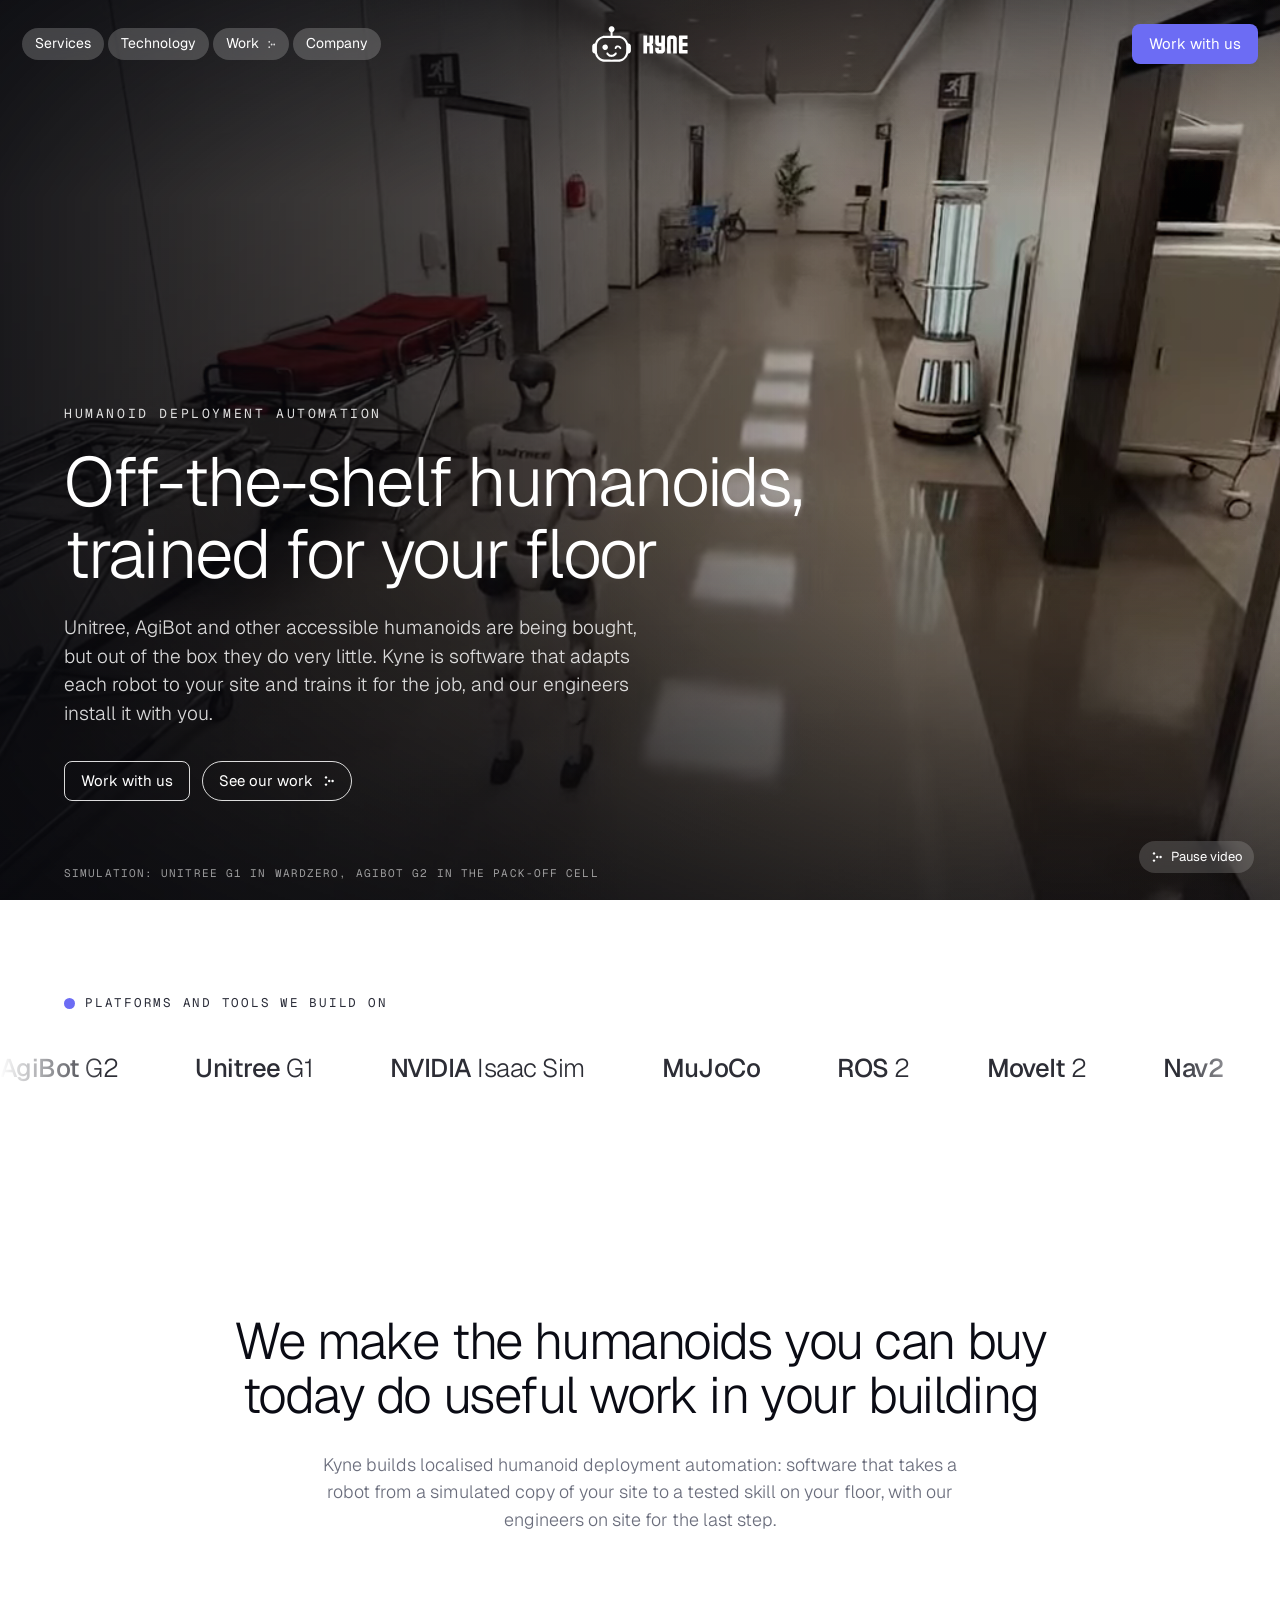
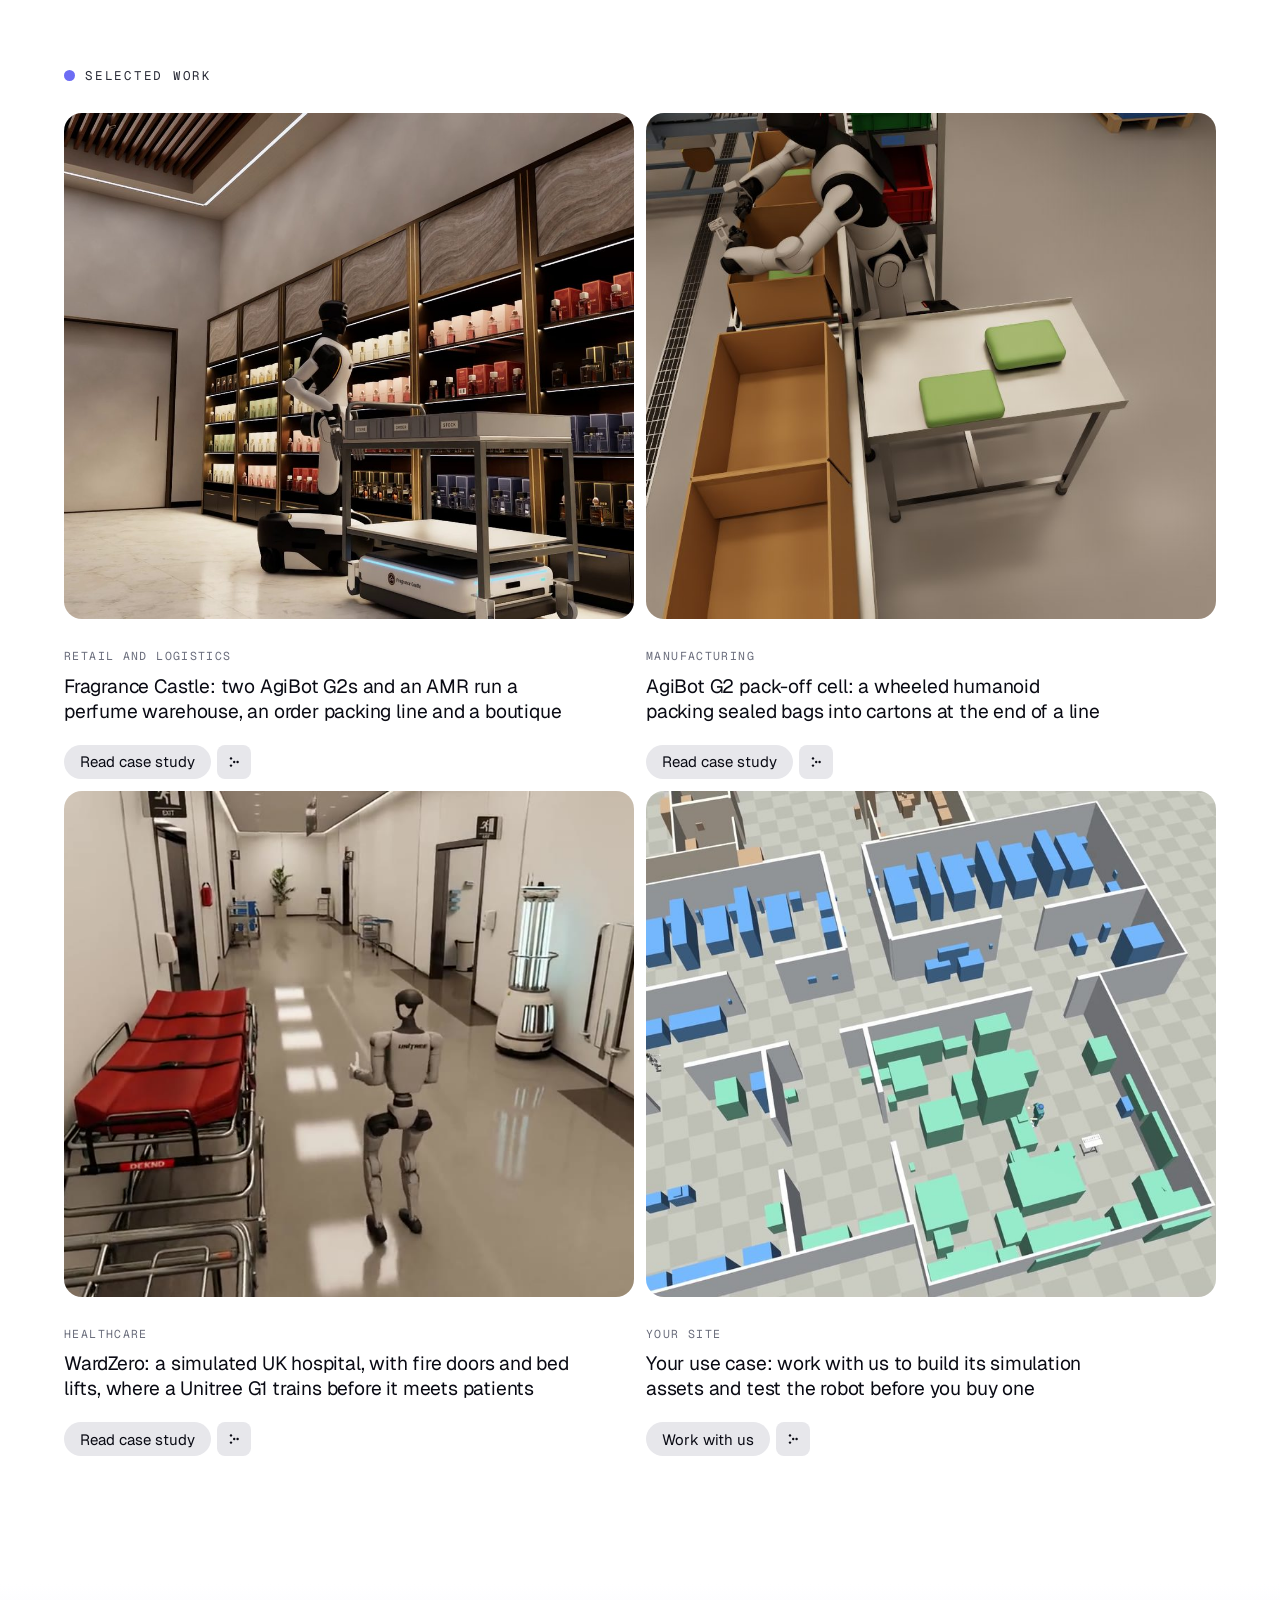
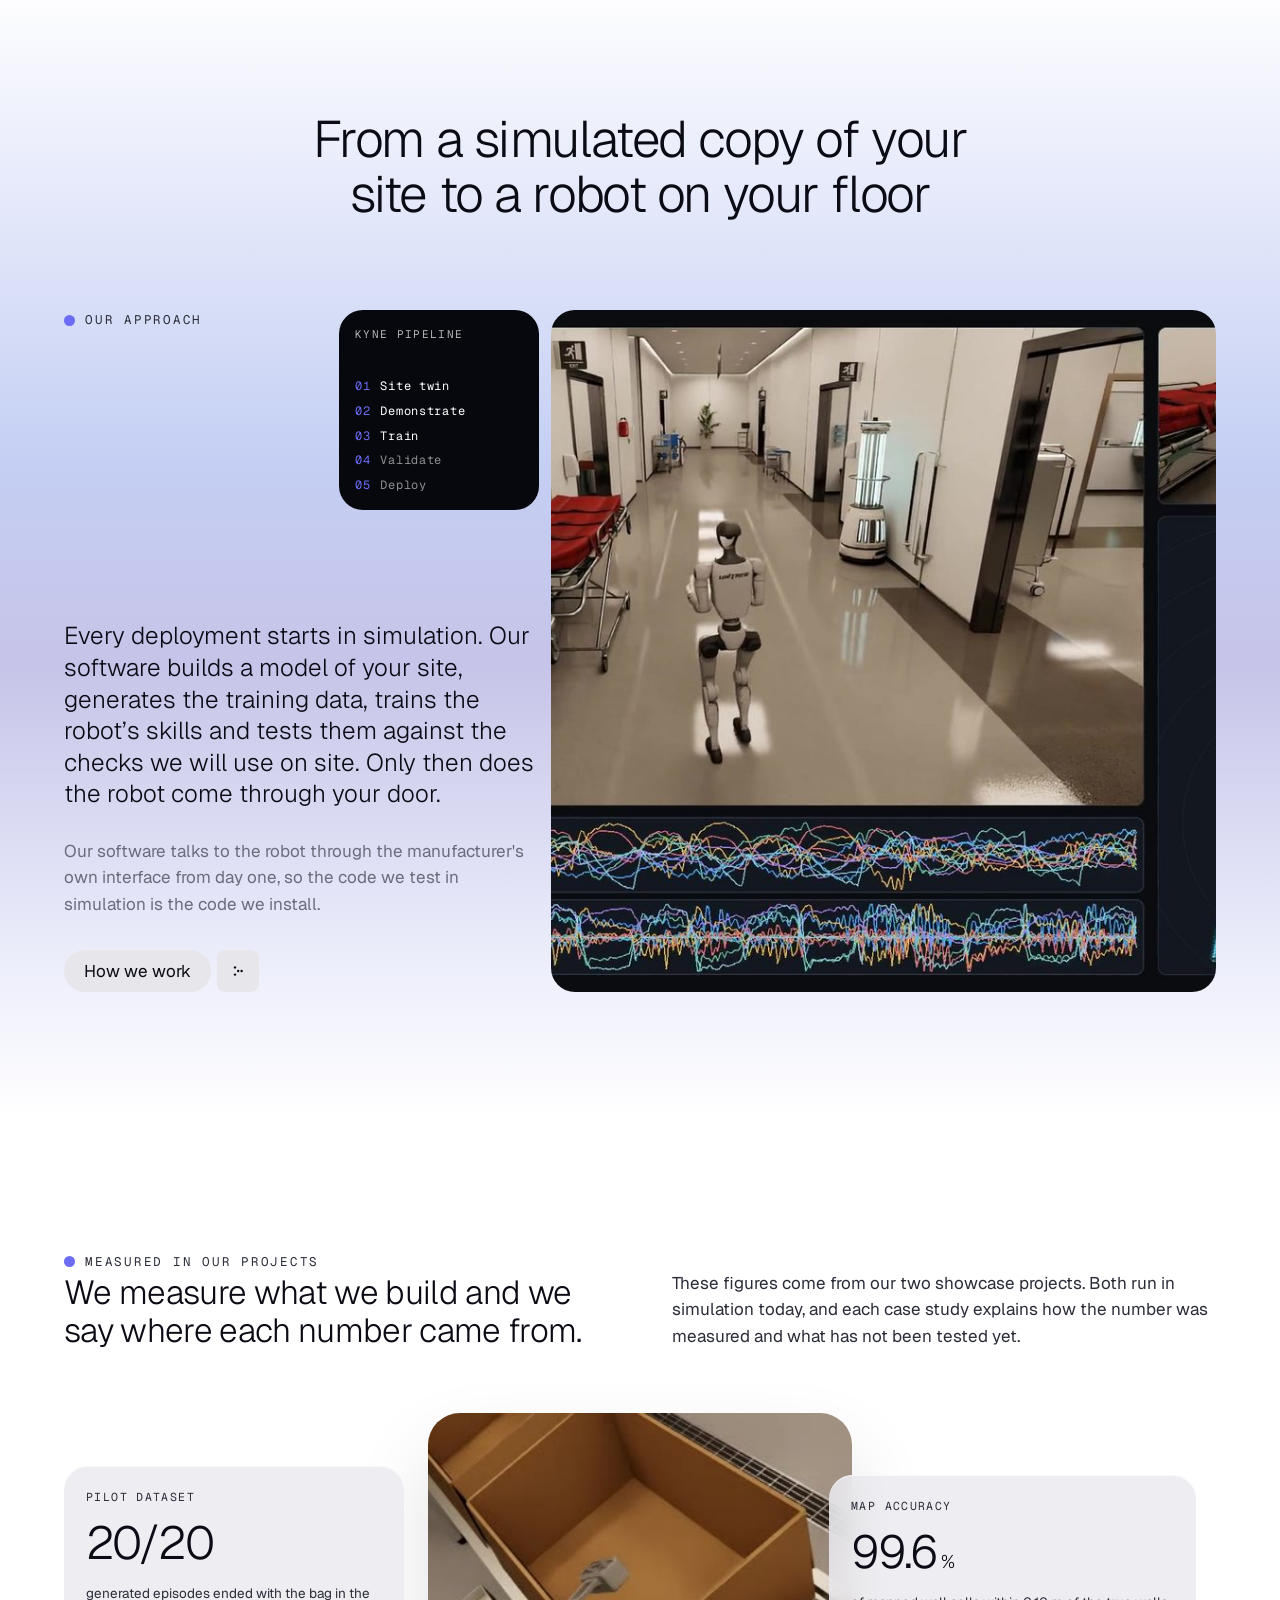
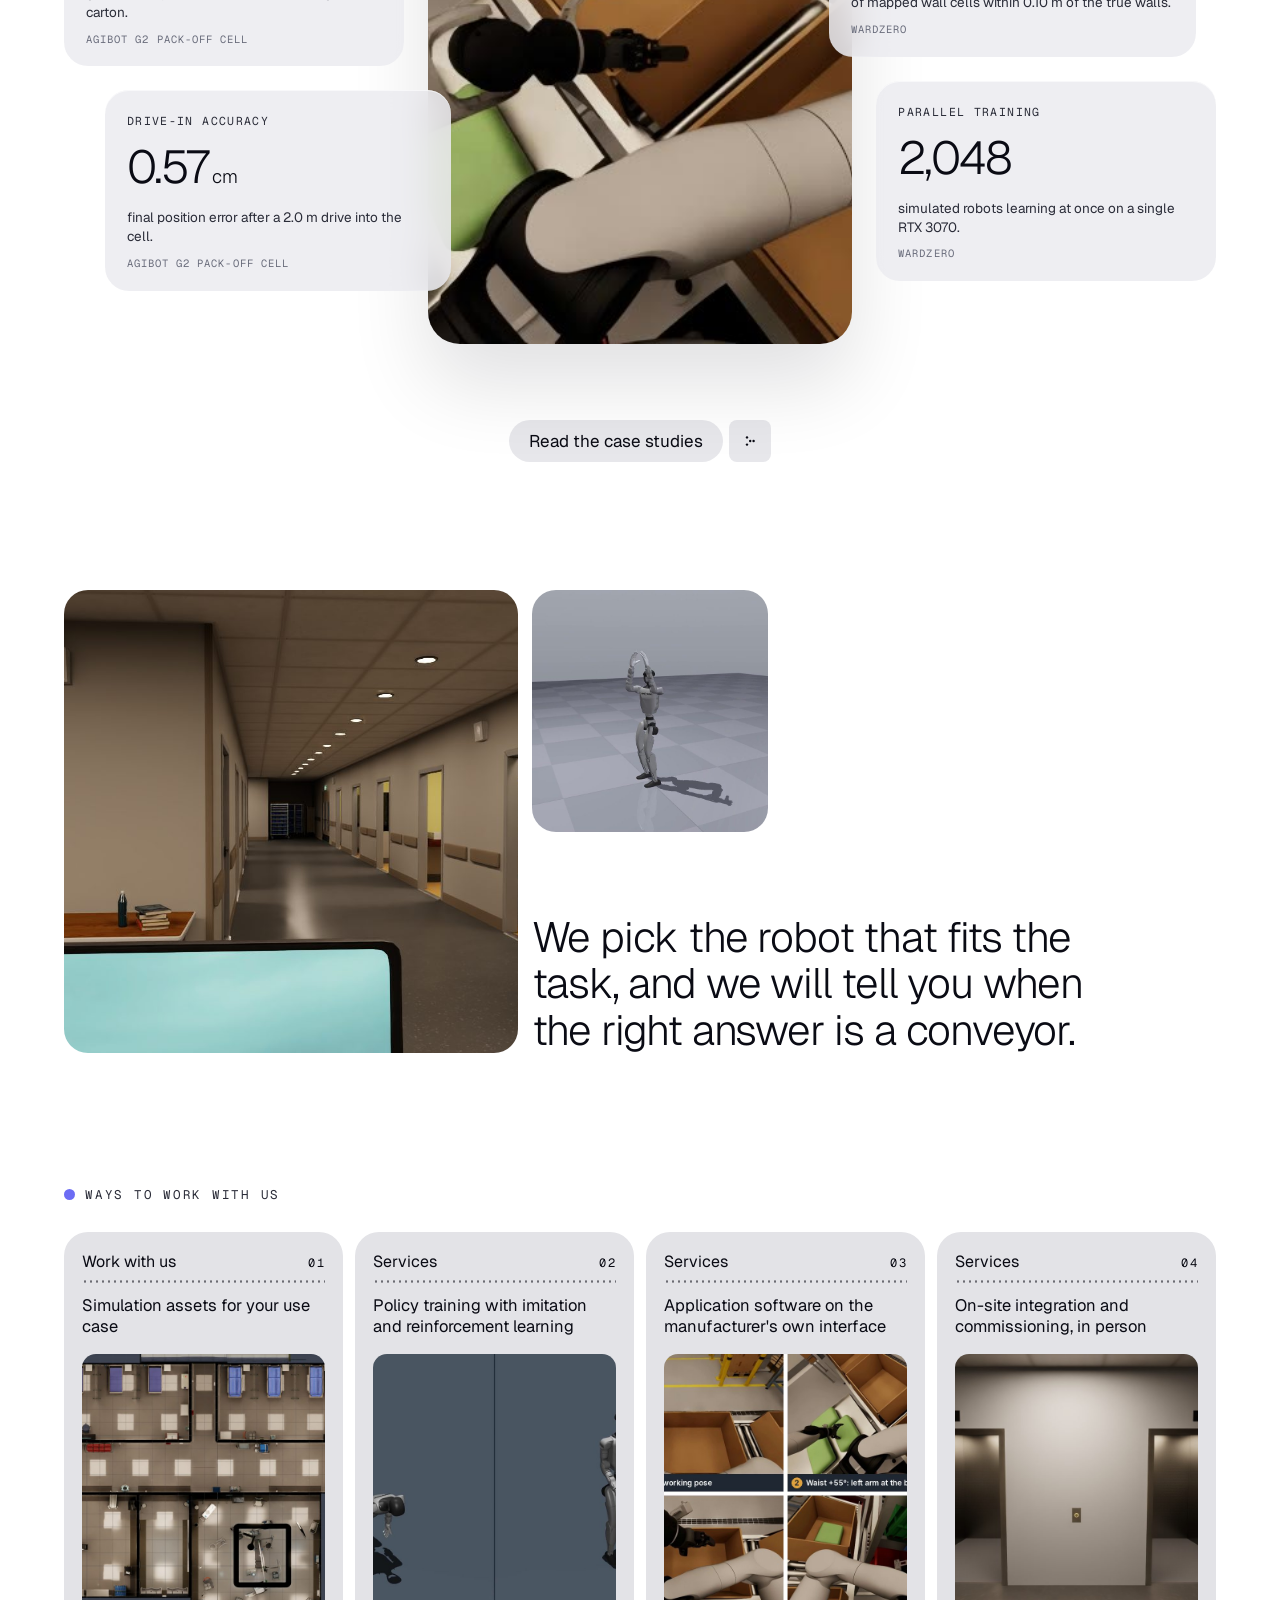
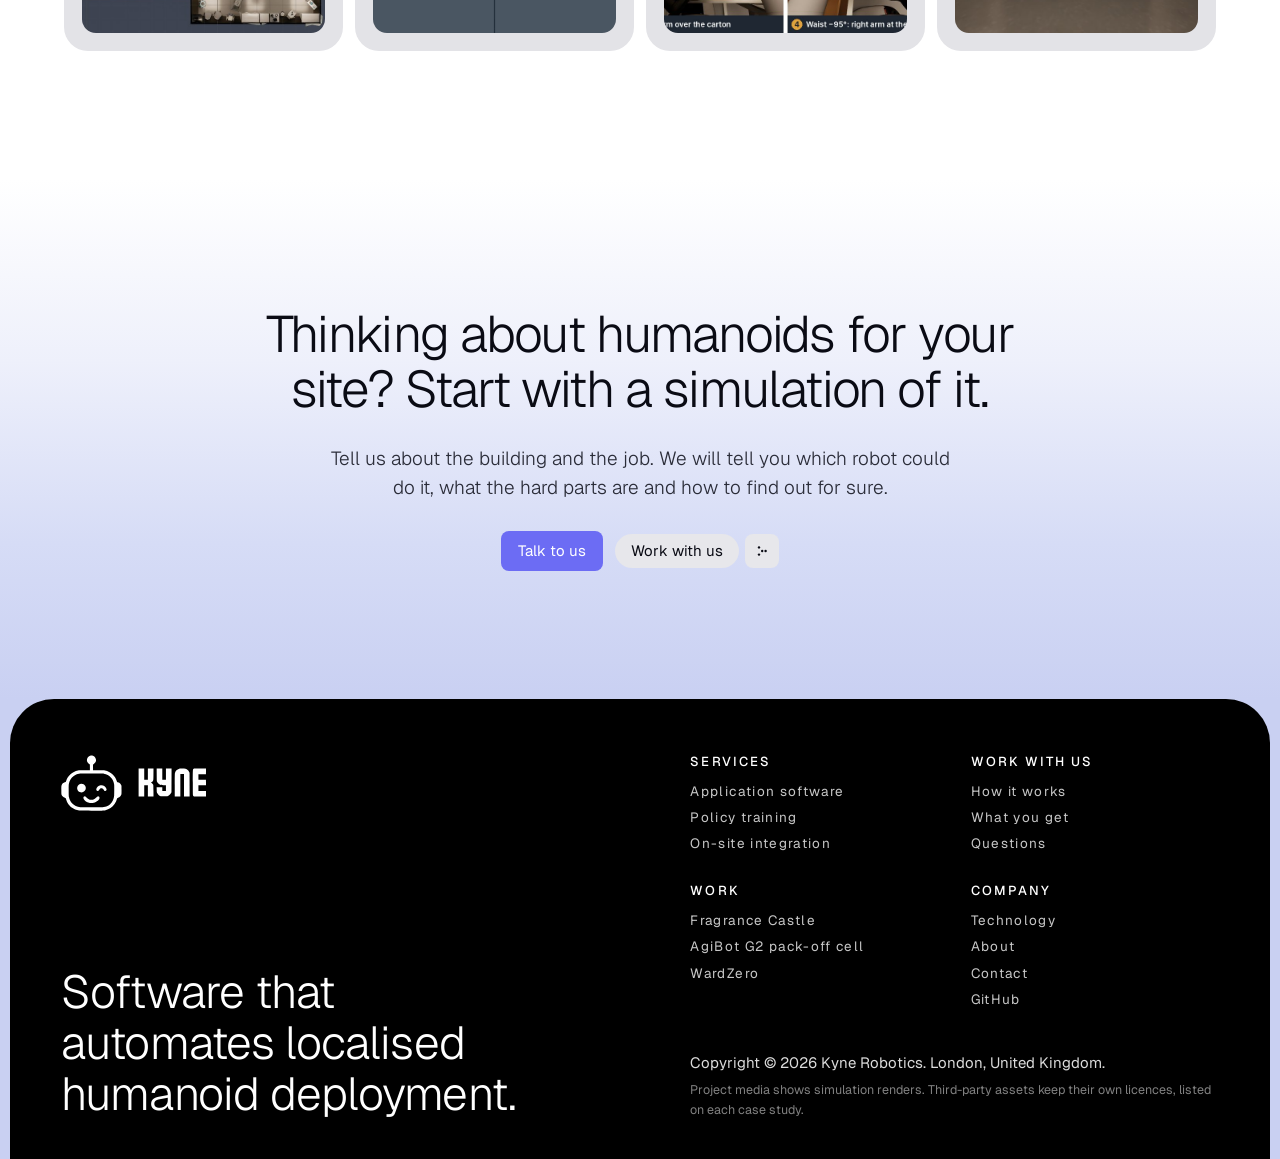
<file: index.html>
<!DOCTYPE html>
<html lang="en-GB">
<head>
  <meta charset="utf-8">
  <meta name="viewport" content="width=device-width, initial-scale=1">
  <title>Kyne Robotics: humanoid deployment automation</title>
  <meta name="description" content="Kyne Robotics builds software that automates localised humanoid deployment. It adapts Unitree, AgiBot and other off-the-shelf humanoids to your site and trains them for the job, and our engineers install them with you.">
  <meta property="og:title" content="Kyne Robotics">
  <meta property="og:description" content="Software that automates localised humanoid deployment, from a simulated copy of your site to a tested skill on your floor.">
  <meta property="og:type" content="website">
  <meta property="og:image" content="https://kynerobotics.com/assets/media/home/og.jpg">
  <meta property="og:url" content="https://kynerobotics.com/">
  <link rel="canonical" href="https://kynerobotics.com/">
  <meta name="twitter:card" content="summary_large_image">
  <meta name="theme-color" content="#07080d">
  <link rel="icon" href="assets/img/favicon.svg" type="image/svg+xml">
  <link rel="preconnect" href="https://fonts.googleapis.com">
  <link rel="preconnect" href="https://fonts.gstatic.com" crossorigin>
  <link href="https://fonts.googleapis.com/css2?family=Geist:wght@300;400;500&family=Geist+Mono:wght@400&display=swap" rel="stylesheet">
  <link rel="stylesheet" href="assets/css/site.css">
</head>
<body data-page="home">
<!-- @header -->
<a class="skip-link" href="#main">Skip to content</a>
<header class="site-header">
  <div class="nav-slot">
    <nav class="nav" aria-label="Main">
      <a class="nav__link" data-nav="services" href="services.html">Services</a>
      <a class="nav__link" data-nav="technology" href="technology.html">Technology</a>
      <div class="nav__item">
        <a class="nav__link" data-nav="work" href="work.html">Work <span class="dots" aria-hidden="true"></span></a>
        <div class="nav__menu">
          <a href="work-fragrance-castle.html">Fragrance Castle<small>Retail and logistics, perfume</small></a>
          <a href="work-packoff-cell.html">AgiBot G2 pack-off cell<small>Manufacturing, end of line</small></a>
          <a href="work-wardzero.html">WardZero<small>Healthcare, simulated hospital</small></a>
          <a href="work.html">All work<small>All three projects and how they were built</small></a>
        </div>
      </div>
      <a class="nav__link" data-nav="company" href="company.html">Company</a>
    </nav>
  </div>
  <a class="brand" href="index.html" aria-label="Kyne Robotics home">
    <svg class="brand__mark" viewBox="0 0 714 656" fill="currentColor" aria-hidden="true" focusable="false"><path fill-rule="evenodd" d="M211.5,650.5C178.8,646.0 151.8,635.0 125.1,615.3C114.5,607.5 94.8,587.2 86.8,576.0C74.9,559.2 65.4,539.0 59.4,517.7C58.0,512.6 55.9,507.5 54.7,506.2C53.6,505.0 49.8,503.1 46.3,502.0C35.2,498.6 28.9,494.9 21.4,487.5C16.5,482.7 13.1,478.2 10.7,473.4C4.5,461.1 4.0,456.3 4.0,409.3C4.0,363.2 4.5,358.6 10.0,347.3C16.5,334.0 27.0,325.6 44.2,320.0C52.2,317.4 56.0,315.6 57.2,313.9C58.2,312.6 60.1,307.6 61.4,302.9C78.4,244.0 132.6,196.0 198.2,181.8C208.2,179.7 210.3,179.6 273.5,179.6L338.5,179.5L338.8,147.5C339.1,110.8 339.3,111.4 330.7,106.3C320.0,99.9 308.8,85.7 305.2,74.0C303.1,67.0 303.2,55.4 305.4,47.1C311.4,24.9 327.3,9.9 349.5,5.3C356.3,4.0 357.8,4.0 364.8,5.4C388.3,10.2 404.7,27.1 409.6,51.9C411.0,58.9 411.1,61.5 410.1,67.4C407.8,81.8 397.4,97.0 383.6,105.9C379.9,108.3 376.7,111.3 376.1,112.8C375.3,114.6 375.1,125.7 375.2,147.5L375.5,179.5L440.5,179.6C504.5,179.6 505.7,179.7 516.0,181.9C582.4,196.4 635.2,244.0 653.0,305.2C654.3,309.4 656.2,313.8 657.4,314.9C658.5,315.9 662.9,317.8 667.0,319.0C688.9,325.4 701.4,337.3 707.7,357.6C709.3,363.0 709.5,367.7 709.5,410.0C709.5,455.3 709.4,456.7 707.3,463.5C701.3,482.3 688.5,495.0 668.9,501.5C660.1,504.5 656.7,507.5 655.5,513.7C652.6,529.5 639.0,559.6 627.7,575.2C602.0,611.0 563.0,637.3 521.3,647.0C500.2,652.0 499.1,652.0 355.2,651.9C253.9,651.8 218.3,651.5 211.5,650.5ZM485.5,612.0C510.4,610.4 526.5,606.4 544.4,597.4C557.4,590.8 567.0,583.9 578.5,572.8C604.3,548.1 619.0,515.6 623.0,475.1C624.3,461.9 624.3,361.5 623.0,349.2C619.4,314.9 606.3,286.0 583.8,262.4C562.1,239.7 535.6,225.9 502.2,219.8C490.7,217.7 488.8,217.7 357.0,217.7C225.1,217.8 223.4,217.8 211.6,219.9C188.6,224.0 166.8,232.9 149.6,245.1C118.9,267.1 97.3,302.9 91.5,341.4C90.3,349.8 90.0,362.5 90.0,408.1C90.0,465.9 90.6,479.3 94.0,496.1C99.3,522.1 113.0,549.6 129.1,566.7C156.3,595.5 186.1,609.4 226.3,611.9C244.3,613.1 467.9,613.1 485.5,612.0ZM337.6,561.5C326.6,559.4 310.1,553.7 302.3,549.3C283.1,538.6 266.6,520.4 263.0,505.9C259.6,492.4 271.9,481.0 285.3,485.0C289.8,486.3 295.5,491.7 302.3,500.8C309.1,510.0 322.4,518.6 337.0,523.2C346.6,526.2 364.8,526.4 375.0,523.6C391.0,519.2 404.4,510.5 413.3,498.8C420.1,489.7 423.8,486.4 428.9,484.9C442.1,481.0 454.3,492.6 451.0,505.9C448.3,516.7 438.8,529.4 425.7,539.8C413.7,549.4 401.7,555.1 384.1,559.7C371.7,562.9 349.6,563.7 337.6,561.5ZM228.5,437.8C213.0,434.9 198.7,422.5 193.0,407.2C185.5,387.1 190.0,365.7 204.9,351.0C229.2,327.0 266.9,332.5 284.6,362.6C287.7,367.9 291.0,380.9 291.0,387.9C290.9,420.7 261.5,444.1 228.5,437.8ZM511.5,420.5C506.8,418.0 503.4,414.3 499.9,407.6C492.5,393.8 483.9,388.3 471.3,389.3C460.4,390.1 456.5,393.5 446.1,410.3C441.7,417.6 437.9,420.3 431.5,420.8C417.9,421.9 410.2,411.0 414.5,396.4C420.1,377.2 434.0,363.2 454.0,356.7C487.2,345.8 523.6,364.6 533.3,397.7C535.9,406.5 532.4,415.7 525.0,419.5C520.6,421.8 514.8,422.2 511.5,420.5Z"/></svg>
    <svg class="brand__word" viewBox="0 0 452 191" fill="currentColor" aria-hidden="true" focusable="false"><path fill-rule="evenodd" d="M4.0,95.5L4.0,4.0L22.5,4.0L41.0,4.0L41.0,40.5L41.0,77.0L53.0,77.0L65.0,77.0L65.0,40.5L65.0,4.0L83.6,4.0L102.1,4.0L101.8,41.8C101.5,78.2 101.4,79.6 99.3,83.5C96.6,88.5 92.5,92.5 88.1,94.3C84.8,95.7 84.8,95.8 86.9,96.5C90.4,97.6 96.9,103.8 99.3,108.4C101.4,112.4 101.5,113.7 101.8,149.8L102.1,187.0L83.6,187.0L65.0,187.0L65.0,150.5L65.0,114.0L53.0,114.0L41.0,114.0L41.0,150.5L41.0,187.0L22.5,187.0L4.0,187.0L4.0,95.5ZM149.3,185.6C138.7,182.2 131.7,175.9 126.6,165.0C123.6,158.7 123.5,157.9 123.2,142.8L122.8,127.0L141.4,127.0L160.0,127.0L160.0,139.0L160.0,151.0L172.0,151.0L184.0,151.0L184.0,132.6L184.0,114.2L168.2,113.8C154.9,113.4 151.6,113.0 146.5,111.1C138.4,108.0 129.3,98.8 125.9,90.5C123.5,84.6 123.5,84.0 123.2,44.2L122.9,4.0L141.4,4.0L160.0,4.0L160.0,40.5L160.0,77.0L172.0,77.0L184.0,77.0L184.0,40.5L184.0,4.0L202.5,4.0L221.1,4.0L220.8,81.7L220.5,159.5L217.8,165.2C214.1,173.1 208.0,179.4 200.1,183.3L193.6,186.5L173.5,186.7C158.9,186.9 152.4,186.6 149.3,185.6ZM242.0,113.0C242.0,62.2 242.4,37.4 243.1,33.8C246.1,19.9 254.4,10.6 267.8,6.1C273.0,4.3 276.4,4.0 290.8,4.0C303.4,4.0 309.0,4.4 313.1,5.6C324.2,8.9 332.0,15.5 336.9,25.9L339.5,31.5L339.8,109.2L340.1,187.0L321.5,187.0L303.0,187.0L303.0,113.5L303.0,40.0L291.0,40.0L279.0,40.0L279.0,113.5L279.0,187.0L260.5,187.0L242.0,187.0L242.0,113.0ZM366.1,185.4C360.9,181.7 361.0,183.2 361.0,95.5C361.0,6.1 360.8,8.7 366.9,5.6C369.5,4.2 375.5,4.0 409.0,4.0L448.0,4.0L447.8,22.3L447.5,40.5L422.8,40.8L398.0,41.0L398.0,59.0L398.0,77.0L422.8,77.2L447.5,77.5L447.8,95.8L448.0,114.0L423.0,114.0L398.0,114.0L398.0,132.5L398.0,151.0L423.0,151.0L448.0,151.0L448.0,169.0L448.0,187.0L408.2,187.0C373.1,187.0 368.2,186.8 366.1,185.4Z"/></svg>
  </a>
  <div class="header-cta">
    <a class="btn btn--accent" href="work-with-us.html">Work with us</a>
    <button class="menu-toggle" type="button" data-menu-open aria-expanded="false" aria-controls="mobile-menu">
      <span class="menu-toggle__bars" aria-hidden="true"></span>Menu
    </button>
  </div>
</header>
<div class="mobile-menu" id="mobile-menu" aria-hidden="true" role="dialog" aria-modal="true" aria-label="Menu">
  <div class="mobile-menu__top">
    <a class="brand" href="index.html" aria-label="Kyne Robotics home">
      <svg class="brand__mark" viewBox="0 0 714 656" fill="currentColor" aria-hidden="true" focusable="false"><path fill-rule="evenodd" d="M211.5,650.5C178.8,646.0 151.8,635.0 125.1,615.3C114.5,607.5 94.8,587.2 86.8,576.0C74.9,559.2 65.4,539.0 59.4,517.7C58.0,512.6 55.9,507.5 54.7,506.2C53.6,505.0 49.8,503.1 46.3,502.0C35.2,498.6 28.9,494.9 21.4,487.5C16.5,482.7 13.1,478.2 10.7,473.4C4.5,461.1 4.0,456.3 4.0,409.3C4.0,363.2 4.5,358.6 10.0,347.3C16.5,334.0 27.0,325.6 44.2,320.0C52.2,317.4 56.0,315.6 57.2,313.9C58.2,312.6 60.1,307.6 61.4,302.9C78.4,244.0 132.6,196.0 198.2,181.8C208.2,179.7 210.3,179.6 273.5,179.6L338.5,179.5L338.8,147.5C339.1,110.8 339.3,111.4 330.7,106.3C320.0,99.9 308.8,85.7 305.2,74.0C303.1,67.0 303.2,55.4 305.4,47.1C311.4,24.9 327.3,9.9 349.5,5.3C356.3,4.0 357.8,4.0 364.8,5.4C388.3,10.2 404.7,27.1 409.6,51.9C411.0,58.9 411.1,61.5 410.1,67.4C407.8,81.8 397.4,97.0 383.6,105.9C379.9,108.3 376.7,111.3 376.1,112.8C375.3,114.6 375.1,125.7 375.2,147.5L375.5,179.5L440.5,179.6C504.5,179.6 505.7,179.7 516.0,181.9C582.4,196.4 635.2,244.0 653.0,305.2C654.3,309.4 656.2,313.8 657.4,314.9C658.5,315.9 662.9,317.8 667.0,319.0C688.9,325.4 701.4,337.3 707.7,357.6C709.3,363.0 709.5,367.7 709.5,410.0C709.5,455.3 709.4,456.7 707.3,463.5C701.3,482.3 688.5,495.0 668.9,501.5C660.1,504.5 656.7,507.5 655.5,513.7C652.6,529.5 639.0,559.6 627.7,575.2C602.0,611.0 563.0,637.3 521.3,647.0C500.2,652.0 499.1,652.0 355.2,651.9C253.9,651.8 218.3,651.5 211.5,650.5ZM485.5,612.0C510.4,610.4 526.5,606.4 544.4,597.4C557.4,590.8 567.0,583.9 578.5,572.8C604.3,548.1 619.0,515.6 623.0,475.1C624.3,461.9 624.3,361.5 623.0,349.2C619.4,314.9 606.3,286.0 583.8,262.4C562.1,239.7 535.6,225.9 502.2,219.8C490.7,217.7 488.8,217.7 357.0,217.7C225.1,217.8 223.4,217.8 211.6,219.9C188.6,224.0 166.8,232.9 149.6,245.1C118.9,267.1 97.3,302.9 91.5,341.4C90.3,349.8 90.0,362.5 90.0,408.1C90.0,465.9 90.6,479.3 94.0,496.1C99.3,522.1 113.0,549.6 129.1,566.7C156.3,595.5 186.1,609.4 226.3,611.9C244.3,613.1 467.9,613.1 485.5,612.0ZM337.6,561.5C326.6,559.4 310.1,553.7 302.3,549.3C283.1,538.6 266.6,520.4 263.0,505.9C259.6,492.4 271.9,481.0 285.3,485.0C289.8,486.3 295.5,491.7 302.3,500.8C309.1,510.0 322.4,518.6 337.0,523.2C346.6,526.2 364.8,526.4 375.0,523.6C391.0,519.2 404.4,510.5 413.3,498.8C420.1,489.7 423.8,486.4 428.9,484.9C442.1,481.0 454.3,492.6 451.0,505.9C448.3,516.7 438.8,529.4 425.7,539.8C413.7,549.4 401.7,555.1 384.1,559.7C371.7,562.9 349.6,563.7 337.6,561.5ZM228.5,437.8C213.0,434.9 198.7,422.5 193.0,407.2C185.5,387.1 190.0,365.7 204.9,351.0C229.2,327.0 266.9,332.5 284.6,362.6C287.7,367.9 291.0,380.9 291.0,387.9C290.9,420.7 261.5,444.1 228.5,437.8ZM511.5,420.5C506.8,418.0 503.4,414.3 499.9,407.6C492.5,393.8 483.9,388.3 471.3,389.3C460.4,390.1 456.5,393.5 446.1,410.3C441.7,417.6 437.9,420.3 431.5,420.8C417.9,421.9 410.2,411.0 414.5,396.4C420.1,377.2 434.0,363.2 454.0,356.7C487.2,345.8 523.6,364.6 533.3,397.7C535.9,406.5 532.4,415.7 525.0,419.5C520.6,421.8 514.8,422.2 511.5,420.5Z"/></svg>
      <svg class="brand__word" viewBox="0 0 452 191" fill="currentColor" aria-hidden="true" focusable="false"><path fill-rule="evenodd" d="M4.0,95.5L4.0,4.0L22.5,4.0L41.0,4.0L41.0,40.5L41.0,77.0L53.0,77.0L65.0,77.0L65.0,40.5L65.0,4.0L83.6,4.0L102.1,4.0L101.8,41.8C101.5,78.2 101.4,79.6 99.3,83.5C96.6,88.5 92.5,92.5 88.1,94.3C84.8,95.7 84.8,95.8 86.9,96.5C90.4,97.6 96.9,103.8 99.3,108.4C101.4,112.4 101.5,113.7 101.8,149.8L102.1,187.0L83.6,187.0L65.0,187.0L65.0,150.5L65.0,114.0L53.0,114.0L41.0,114.0L41.0,150.5L41.0,187.0L22.5,187.0L4.0,187.0L4.0,95.5ZM149.3,185.6C138.7,182.2 131.7,175.9 126.6,165.0C123.6,158.7 123.5,157.9 123.2,142.8L122.8,127.0L141.4,127.0L160.0,127.0L160.0,139.0L160.0,151.0L172.0,151.0L184.0,151.0L184.0,132.6L184.0,114.2L168.2,113.8C154.9,113.4 151.6,113.0 146.5,111.1C138.4,108.0 129.3,98.8 125.9,90.5C123.5,84.6 123.5,84.0 123.2,44.2L122.9,4.0L141.4,4.0L160.0,4.0L160.0,40.5L160.0,77.0L172.0,77.0L184.0,77.0L184.0,40.5L184.0,4.0L202.5,4.0L221.1,4.0L220.8,81.7L220.5,159.5L217.8,165.2C214.1,173.1 208.0,179.4 200.1,183.3L193.6,186.5L173.5,186.7C158.9,186.9 152.4,186.6 149.3,185.6ZM242.0,113.0C242.0,62.2 242.4,37.4 243.1,33.8C246.1,19.9 254.4,10.6 267.8,6.1C273.0,4.3 276.4,4.0 290.8,4.0C303.4,4.0 309.0,4.4 313.1,5.6C324.2,8.9 332.0,15.5 336.9,25.9L339.5,31.5L339.8,109.2L340.1,187.0L321.5,187.0L303.0,187.0L303.0,113.5L303.0,40.0L291.0,40.0L279.0,40.0L279.0,113.5L279.0,187.0L260.5,187.0L242.0,187.0L242.0,113.0ZM366.1,185.4C360.9,181.7 361.0,183.2 361.0,95.5C361.0,6.1 360.8,8.7 366.9,5.6C369.5,4.2 375.5,4.0 409.0,4.0L448.0,4.0L447.8,22.3L447.5,40.5L422.8,40.8L398.0,41.0L398.0,59.0L398.0,77.0L422.8,77.2L447.5,77.5L447.8,95.8L448.0,114.0L423.0,114.0L398.0,114.0L398.0,132.5L398.0,151.0L423.0,151.0L448.0,151.0L448.0,169.0L448.0,187.0L408.2,187.0C373.1,187.0 368.2,186.8 366.1,185.4Z"/></svg>
    </a>
    <button class="mobile-menu__close" type="button" data-menu-close>Close</button>
  </div>
  <nav aria-label="Mobile">
    <a href="services.html">Services</a>
    <a href="technology.html">Technology</a>
    <a href="work.html">Work</a>
    <a class="sub" href="work-fragrance-castle.html">Fragrance Castle</a>
    <a class="sub" href="work-packoff-cell.html">AgiBot G2 pack-off cell</a>
    <a class="sub" href="work-wardzero.html">WardZero</a>
    <a href="company.html">Company</a>
    <a href="contact.html">Contact</a>
  </nav>
  <a class="btn btn--accent" href="work-with-us.html">Work with us</a>
</div>
<!-- /@header -->

<main id="main">

  <section class="hero" aria-labelledby="hero-title">
    <div class="hero__media">
      <video data-autoplay muted loop playsinline preload="auto" poster="assets/media/home/hero.jpg" aria-hidden="true">
        <source src="assets/media/home/hero.mp4" type="video/mp4">
        <source src="assets/media/home/hero.webm" type="video/webm">
      </video>
    </div>
    <div class="hero__inner">
      <div class="wrap">
        <div class="hero__content">
          <p class="eyebrow eyebrow--plain eyebrow--light">Humanoid deployment automation</p>
          <h1 class="display" id="hero-title">Off-the-shelf humanoids, trained for your floor</h1>
          <p class="hero__lead">Unitree, AgiBot and other accessible humanoids are being bought, but out of the box they do very little. Kyne is software that adapts each robot to your site and trains it for the job, and our engineers install it with you.</p>
          <div class="actions">
            <a class="btn btn--outline" href="work-with-us.html">Work with us</a>
            <a class="btn btn--outline btn--round" href="work.html">See our work <span class="dots" aria-hidden="true"></span></a>
          </div>
        </div>
      </div>
    </div>
    <p class="hero__caption">Simulation: Unitree G1 in WardZero, AgiBot G2 in the pack-off cell</p>
    <button class="hero__toggle" type="button" aria-pressed="false"><span class="dots" aria-hidden="true"></span><span data-label>Pause video</span></button>
  </section>

  <section class="section--tight" aria-labelledby="platforms-title">
    <div class="wrap">
      <p class="eyebrow" id="platforms-title">Platforms and tools we build on</p>
    </div>
    <div class="marquee">
      <div class="marquee__track">
        <span class="marquee__item">AgiBot <span>G2</span></span>
        <span class="marquee__item">Unitree <span>G1</span></span>
        <span class="marquee__item">NVIDIA <span>Isaac Sim</span></span>
        <span class="marquee__item">MuJoCo</span>
        <span class="marquee__item">ROS <span>2</span></span>
        <span class="marquee__item">MoveIt <span>2</span></span>
        <span class="marquee__item">Nav2</span>
        <span class="marquee__item">Genie <span>Sim</span></span>
        <span class="marquee__item">PyTorch</span>
        <span class="marquee__item">Foxglove</span>
        <span class="marquee__item" aria-hidden="true">AgiBot <span>G2</span></span>
        <span class="marquee__item" aria-hidden="true">Unitree <span>G1</span></span>
        <span class="marquee__item" aria-hidden="true">NVIDIA <span>Isaac Sim</span></span>
        <span class="marquee__item" aria-hidden="true">MuJoCo</span>
        <span class="marquee__item" aria-hidden="true">ROS <span>2</span></span>
        <span class="marquee__item" aria-hidden="true">MoveIt <span>2</span></span>
        <span class="marquee__item" aria-hidden="true">Nav2</span>
        <span class="marquee__item" aria-hidden="true">Genie <span>Sim</span></span>
        <span class="marquee__item" aria-hidden="true">PyTorch</span>
        <span class="marquee__item" aria-hidden="true">Foxglove</span>
      </div>
    </div>
  </section>

  <section class="section" aria-labelledby="statement-title">
    <div class="wrap">
      <div class="statement" data-reveal>
        <h2 class="h2" id="statement-title">We make the humanoids you can buy today do useful work in your building</h2>
        <p>Kyne builds localised humanoid deployment automation: software that takes a robot from a simulated copy of your site to a tested skill on your floor, with our engineers on site for the last step.</p>
      </div>
    </div>
  </section>

  <section class="section mt-0" style="padding-top:0" aria-labelledby="work-title">
    <div class="wrap">
      <p class="eyebrow" id="work-title">Selected work</p>
      <div class="grid-2">
        <a class="case-card" href="work-fragrance-castle.html" data-reveal>
          <div class="case-card__media"><img src="assets/media/fragrance/boutique.jpg" alt="An AgiBot G2 with five-finger hands and an AMR tray trolley at the lit wall cabinets of a luxury perfume boutique" loading="lazy"></div>
          <div>
            <p class="case-card__tag">Retail and logistics</p>
            <h3 class="case-card__title">Fragrance Castle: two AgiBot G2s and an AMR run a perfume warehouse, an order packing line and a boutique</h3>
            <span class="pill-link"><span class="pill-link__label">Read case study</span><span class="pill-link__icon"><span class="dots" aria-hidden="true"></span></span></span>
          </div>
        </a>
        <a class="case-card" href="work-packoff-cell.html" data-reveal>
          <div class="case-card__media"><img src="assets/media/packoff/cell_table.jpg" alt="The AgiBot G2 humanoid at the pick table of the pack-off cell, with green sealed bags on the table and open cartons on the conveyor" loading="lazy"></div>
          <div>
            <p class="case-card__tag">Manufacturing</p>
            <h3 class="case-card__title">AgiBot G2 pack-off cell: a wheeled humanoid packing sealed bags into cartons at the end of a line</h3>
            <span class="pill-link"><span class="pill-link__label">Read case study</span><span class="pill-link__icon"><span class="dots" aria-hidden="true"></span></span></span>
          </div>
        </a>
        <a class="case-card" href="work-wardzero.html" data-reveal>
          <div class="case-card__media"><img src="assets/media/wardzero/g1_corridor.jpg" alt="A Unitree G1 humanoid walking down a hospital corridor in the WardZero simulation" loading="lazy"></div>
          <div>
            <p class="case-card__tag">Healthcare</p>
            <h3 class="case-card__title">WardZero: a simulated UK hospital, with fire doors and bed lifts, where a Unitree G1 trains before it meets patients</h3>
            <span class="pill-link"><span class="pill-link__label">Read case study</span><span class="pill-link__icon"><span class="dots" aria-hidden="true"></span></span></span>
          </div>
        </a>
        <a class="case-card" href="work-with-us.html" data-reveal>
          <div class="case-card__media"><img src="assets/media/wardzero/03_mujoco_world.jpg" alt="A fast-physics model of a building with walls, furniture and a humanoid robot in a corridor" loading="lazy"></div>
          <div>
            <p class="case-card__tag">Your site</p>
            <h3 class="case-card__title">Your use case: work with us to build its simulation assets and test the robot before you buy one</h3>
            <span class="pill-link"><span class="pill-link__label">Work with us</span><span class="pill-link__icon"><span class="dots" aria-hidden="true"></span></span></span>
          </div>
        </a>
      </div>
    </div>
  </section>

  <section class="section section--wash" aria-labelledby="approach-title">
    <div class="wrap">
      <div class="feature-head" data-reveal>
        <h2 class="h2" id="approach-title">From a simulated copy of your site to a robot on your floor</h2>
      </div>
      <div class="feature">
        <div class="feature__side">
          <div class="feature__top">
            <p class="eyebrow">Our approach</p>
            <div class="dark-card dark-card--mini" data-reveal>
              <span class="dark-card__label">Kyne pipeline</span>
              <ol class="pipeline-mini">
                <li class="is-on"><span>01</span>Site twin</li>
                <li class="is-on"><span>02</span>Demonstrate</li>
                <li class="is-on"><span>03</span>Train</li>
                <li><span>04</span>Validate</li>
                <li><span>05</span>Deploy</li>
              </ol>
            </div>
          </div>
          <div class="feature__text" data-reveal>
            <p class="lead">Every deployment starts in simulation. Our software builds a model of your site, generates the training data, trains the robot’s skills and tests them against the checks we will use on site. Only then does the robot come through your door.</p>
            <p class="muted">Our software talks to the robot through the manufacturer's own interface from day one, so the code we test in simulation is the code we install.</p>
            <a class="pill-link pill-link--lg mt-s" href="technology.html"><span class="pill-link__label">How we work</span><span class="pill-link__icon"><span class="dots" aria-hidden="true"></span></span></a>
          </div>
        </div>
        <div class="dark-card dark-card--media" data-reveal>
          <video data-autoplay muted loop playsinline preload="none" poster="assets/media/wardzero/04_isaac_backend.jpg" aria-label="The Unitree G1 walks a hospital corridor in Isaac Sim, with the head camera, the lidar scan and the leg joint data shown beside it">
            <source src="assets/media/wardzero/04_isaac_backend.mp4" type="video/mp4">
          </video>
        </div>
      </div>
    </div>
  </section>

  <section class="section" aria-labelledby="measured-title">
    <div class="wrap">
      <div class="section-head">
        <div>
          <p class="eyebrow" id="measured-title">Measured in our projects</p>
          <h2 class="h3">We measure what we build and we say where each number came from.</h2>
        </div>
        <p>These figures come from our two showcase projects. Both run in simulation today, and each case study explains how the number was measured and what has not been tested yet.</p>
      </div>
      <div class="stat-stage">
        <div class="stat-stage__col stat-stage__col--left">
          <div class="stat-card" data-reveal>
            <p class="stat-card__label">Pilot dataset</p>
            <p class="stat-card__value">20/20</p>
            <p class="stat-card__desc">generated episodes ended with the bag in the carton.<span class="stat-card__src">AgiBot G2 pack-off cell</span></p>
          </div>
          <div class="stat-card" data-reveal>
            <p class="stat-card__label">Drive-in accuracy</p>
            <p class="stat-card__value">0.57<small>cm</small></p>
            <p class="stat-card__desc">final position error after a 2.0 m drive into the cell.<span class="stat-card__src">AgiBot G2 pack-off cell</span></p>
          </div>
        </div>
        <div class="stat-stage__media" data-reveal>
          <video data-autoplay muted loop playsinline preload="none" poster="assets/media/packoff/02_packing_head.jpg" aria-label="Head camera view of the AgiBot G2 reaching over a carton with its gripper">
            <source src="assets/media/packoff/02_packing_head.mp4" type="video/mp4">
          </video>
        </div>
        <div class="stat-stage__col stat-stage__col--right">
          <div class="stat-card" data-reveal>
            <p class="stat-card__label">Map accuracy</p>
            <p class="stat-card__value">99.6<small>%</small></p>
            <p class="stat-card__desc">of mapped wall cells within 0.10 m of the true walls.<span class="stat-card__src">WardZero</span></p>
          </div>
          <div class="stat-card" data-reveal>
            <p class="stat-card__label">Parallel training</p>
            <p class="stat-card__value">2,048</p>
            <p class="stat-card__desc">simulated robots learning at once on a single RTX 3070.<span class="stat-card__src">WardZero</span></p>
          </div>
        </div>
      </div>
      <div class="center mt-l">
        <a class="pill-link pill-link--lg" href="work.html"><span class="pill-link__label">Read the case studies</span><span class="pill-link__icon"><span class="dots" aria-hidden="true"></span></span></a>
      </div>
    </div>
  </section>

  <section class="section" style="padding-top:0" aria-labelledby="choice-title">
    <div class="wrap">
      <div class="collage">
        <div class="collage__big" data-reveal><img src="assets/media/wardzero/Cam_WardCorridor.jpg" alt="A hospital ward corridor in the WardZero simulation, seen from the nurse base" loading="lazy"></div>
        <div class="collage__small" data-reveal><img src="assets/media/wardzero/02_robot_model.jpg" alt="The Unitree G1 humanoid model with BrainCo hands, standing" loading="lazy"></div>
        <div class="collage__text" data-reveal>
          <h2 class="h2" id="choice-title">We pick the robot that fits the task, and we will tell you when the right answer is a conveyor.</h2>
        </div>
      </div>
    </div>
  </section>

  <section class="section" style="padding-top:0" aria-labelledby="ways-title">
    <div class="wrap">
      <p class="eyebrow" id="ways-title">Ways to work with us</p>
      <div class="grid-4">
        <a class="tile" href="work-with-us.html" data-reveal>
          <div class="tile__top"><span class="tile__name">Work with us</span><span class="tile__num">01</span></div>
          <p class="tile__title">Simulation assets for your use case</p>
          <div class="tile__media"><img src="assets/media/wardzero/wing_plan.jpg" alt="Plan view of the simulated surgical wing" loading="lazy"></div>
        </a>
        <a class="tile" href="services.html#policies" data-reveal>
          <div class="tile__top"><span class="tile__name">Services</span><span class="tile__num">02</span></div>
          <p class="tile__title">Policy training with imitation and reinforcement learning</p>
          <div class="tile__media"><img src="assets/media/wardzero/05_gait_training.jpg" alt="Two Unitree G1 models in MuJoCo: the untrained policy has fallen, the trained policy stands" loading="lazy"></div>
        </a>
        <a class="tile" href="services.html#applications" data-reveal>
          <div class="tile__top"><span class="tile__name">Services</span><span class="tile__num">03</span></div>
          <p class="tile__title">Application software on the manufacturer's own interface</p>
          <div class="tile__media"><img src="assets/media/packoff/packing_storyboard.jpg" alt="Four head camera frames of the G2 picking a bag and placing it over a carton" loading="lazy"></div>
        </a>
        <a class="tile" href="services.html#integration" data-reveal>
          <div class="tile__top"><span class="tile__name">Services</span><span class="tile__num">04</span></div>
          <p class="tile__title">On-site integration and commissioning, in person</p>
          <div class="tile__media"><img src="assets/media/wardzero/Fx_MainLiftBank.jpg" alt="Two hospital bed lifts with a call button between them" loading="lazy"></div>
        </a>
      </div>
    </div>
  </section>

  <section class="section section--wash-end cta-band" aria-labelledby="cta-title">
    <div class="wrap">
      <h2 class="h2" id="cta-title" data-reveal>Thinking about humanoids for your site? Start with a simulation of it.</h2>
      <p data-reveal>Tell us about the building and the job. We will tell you which robot could do it, what the hard parts are and how to find out for sure.</p>
      <div class="actions" data-reveal>
        <a class="btn btn--accent" href="contact.html">Talk to us</a>
        <a class="pill-link" href="work-with-us.html"><span class="pill-link__label">Work with us</span><span class="pill-link__icon"><span class="dots" aria-hidden="true"></span></span></a>
      </div>
    </div>
  </section>

</main>

<!-- @footer -->
<footer class="site-footer">
  <div class="site-footer__inner">
    <div class="site-footer__left">
      <a class="site-footer__brand" href="index.html" aria-label="Kyne Robotics home"><svg class="site-footer__mark" viewBox="0 0 714 656" fill="currentColor" aria-hidden="true" focusable="false"><path fill-rule="evenodd" d="M211.5,650.5C178.8,646.0 151.8,635.0 125.1,615.3C114.5,607.5 94.8,587.2 86.8,576.0C74.9,559.2 65.4,539.0 59.4,517.7C58.0,512.6 55.9,507.5 54.7,506.2C53.6,505.0 49.8,503.1 46.3,502.0C35.2,498.6 28.9,494.9 21.4,487.5C16.5,482.7 13.1,478.2 10.7,473.4C4.5,461.1 4.0,456.3 4.0,409.3C4.0,363.2 4.5,358.6 10.0,347.3C16.5,334.0 27.0,325.6 44.2,320.0C52.2,317.4 56.0,315.6 57.2,313.9C58.2,312.6 60.1,307.6 61.4,302.9C78.4,244.0 132.6,196.0 198.2,181.8C208.2,179.7 210.3,179.6 273.5,179.6L338.5,179.5L338.8,147.5C339.1,110.8 339.3,111.4 330.7,106.3C320.0,99.9 308.8,85.7 305.2,74.0C303.1,67.0 303.2,55.4 305.4,47.1C311.4,24.9 327.3,9.9 349.5,5.3C356.3,4.0 357.8,4.0 364.8,5.4C388.3,10.2 404.7,27.1 409.6,51.9C411.0,58.9 411.1,61.5 410.1,67.4C407.8,81.8 397.4,97.0 383.6,105.9C379.9,108.3 376.7,111.3 376.1,112.8C375.3,114.6 375.1,125.7 375.2,147.5L375.5,179.5L440.5,179.6C504.5,179.6 505.7,179.7 516.0,181.9C582.4,196.4 635.2,244.0 653.0,305.2C654.3,309.4 656.2,313.8 657.4,314.9C658.5,315.9 662.9,317.8 667.0,319.0C688.9,325.4 701.4,337.3 707.7,357.6C709.3,363.0 709.5,367.7 709.5,410.0C709.5,455.3 709.4,456.7 707.3,463.5C701.3,482.3 688.5,495.0 668.9,501.5C660.1,504.5 656.7,507.5 655.5,513.7C652.6,529.5 639.0,559.6 627.7,575.2C602.0,611.0 563.0,637.3 521.3,647.0C500.2,652.0 499.1,652.0 355.2,651.9C253.9,651.8 218.3,651.5 211.5,650.5ZM485.5,612.0C510.4,610.4 526.5,606.4 544.4,597.4C557.4,590.8 567.0,583.9 578.5,572.8C604.3,548.1 619.0,515.6 623.0,475.1C624.3,461.9 624.3,361.5 623.0,349.2C619.4,314.9 606.3,286.0 583.8,262.4C562.1,239.7 535.6,225.9 502.2,219.8C490.7,217.7 488.8,217.7 357.0,217.7C225.1,217.8 223.4,217.8 211.6,219.9C188.6,224.0 166.8,232.9 149.6,245.1C118.9,267.1 97.3,302.9 91.5,341.4C90.3,349.8 90.0,362.5 90.0,408.1C90.0,465.9 90.6,479.3 94.0,496.1C99.3,522.1 113.0,549.6 129.1,566.7C156.3,595.5 186.1,609.4 226.3,611.9C244.3,613.1 467.9,613.1 485.5,612.0ZM337.6,561.5C326.6,559.4 310.1,553.7 302.3,549.3C283.1,538.6 266.6,520.4 263.0,505.9C259.6,492.4 271.9,481.0 285.3,485.0C289.8,486.3 295.5,491.7 302.3,500.8C309.1,510.0 322.4,518.6 337.0,523.2C346.6,526.2 364.8,526.4 375.0,523.6C391.0,519.2 404.4,510.5 413.3,498.8C420.1,489.7 423.8,486.4 428.9,484.9C442.1,481.0 454.3,492.6 451.0,505.9C448.3,516.7 438.8,529.4 425.7,539.8C413.7,549.4 401.7,555.1 384.1,559.7C371.7,562.9 349.6,563.7 337.6,561.5ZM228.5,437.8C213.0,434.9 198.7,422.5 193.0,407.2C185.5,387.1 190.0,365.7 204.9,351.0C229.2,327.0 266.9,332.5 284.6,362.6C287.7,367.9 291.0,380.9 291.0,387.9C290.9,420.7 261.5,444.1 228.5,437.8ZM511.5,420.5C506.8,418.0 503.4,414.3 499.9,407.6C492.5,393.8 483.9,388.3 471.3,389.3C460.4,390.1 456.5,393.5 446.1,410.3C441.7,417.6 437.9,420.3 431.5,420.8C417.9,421.9 410.2,411.0 414.5,396.4C420.1,377.2 434.0,363.2 454.0,356.7C487.2,345.8 523.6,364.6 533.3,397.7C535.9,406.5 532.4,415.7 525.0,419.5C520.6,421.8 514.8,422.2 511.5,420.5Z"/></svg><svg class="site-footer__wordmark" viewBox="0 0 452 191" fill="currentColor" aria-hidden="true" focusable="false"><path fill-rule="evenodd" d="M4.0,95.5L4.0,4.0L22.5,4.0L41.0,4.0L41.0,40.5L41.0,77.0L53.0,77.0L65.0,77.0L65.0,40.5L65.0,4.0L83.6,4.0L102.1,4.0L101.8,41.8C101.5,78.2 101.4,79.6 99.3,83.5C96.6,88.5 92.5,92.5 88.1,94.3C84.8,95.7 84.8,95.8 86.9,96.5C90.4,97.6 96.9,103.8 99.3,108.4C101.4,112.4 101.5,113.7 101.8,149.8L102.1,187.0L83.6,187.0L65.0,187.0L65.0,150.5L65.0,114.0L53.0,114.0L41.0,114.0L41.0,150.5L41.0,187.0L22.5,187.0L4.0,187.0L4.0,95.5ZM149.3,185.6C138.7,182.2 131.7,175.9 126.6,165.0C123.6,158.7 123.5,157.9 123.2,142.8L122.8,127.0L141.4,127.0L160.0,127.0L160.0,139.0L160.0,151.0L172.0,151.0L184.0,151.0L184.0,132.6L184.0,114.2L168.2,113.8C154.9,113.4 151.6,113.0 146.5,111.1C138.4,108.0 129.3,98.8 125.9,90.5C123.5,84.6 123.5,84.0 123.2,44.2L122.9,4.0L141.4,4.0L160.0,4.0L160.0,40.5L160.0,77.0L172.0,77.0L184.0,77.0L184.0,40.5L184.0,4.0L202.5,4.0L221.1,4.0L220.8,81.7L220.5,159.5L217.8,165.2C214.1,173.1 208.0,179.4 200.1,183.3L193.6,186.5L173.5,186.7C158.9,186.9 152.4,186.6 149.3,185.6ZM242.0,113.0C242.0,62.2 242.4,37.4 243.1,33.8C246.1,19.9 254.4,10.6 267.8,6.1C273.0,4.3 276.4,4.0 290.8,4.0C303.4,4.0 309.0,4.4 313.1,5.6C324.2,8.9 332.0,15.5 336.9,25.9L339.5,31.5L339.8,109.2L340.1,187.0L321.5,187.0L303.0,187.0L303.0,113.5L303.0,40.0L291.0,40.0L279.0,40.0L279.0,113.5L279.0,187.0L260.5,187.0L242.0,187.0L242.0,113.0ZM366.1,185.4C360.9,181.7 361.0,183.2 361.0,95.5C361.0,6.1 360.8,8.7 366.9,5.6C369.5,4.2 375.5,4.0 409.0,4.0L448.0,4.0L447.8,22.3L447.5,40.5L422.8,40.8L398.0,41.0L398.0,59.0L398.0,77.0L422.8,77.2L447.5,77.5L447.8,95.8L448.0,114.0L423.0,114.0L398.0,114.0L398.0,132.5L398.0,151.0L423.0,151.0L448.0,151.0L448.0,169.0L448.0,187.0L408.2,187.0C373.1,187.0 368.2,186.8 366.1,185.4Z"/></svg></a>
      <p class="site-footer__line">Software that automates localised humanoid deployment.</p>
    </div>
    <div class="site-footer__right">
      <div class="footer-cols">
        <div>
          <h2><a href="services.html">Services</a></h2>
          <ul>
            <li><a href="services.html#applications">Application software</a></li>
            <li><a href="services.html#policies">Policy training</a></li>
            <li><a href="services.html#integration">On-site integration</a></li>
          </ul>
        </div>
        <div>
          <h2><a href="work-with-us.html">Work with us</a></h2>
          <ul>
            <li><a href="work-with-us.html#study">How it works</a></li>
            <li><a href="work-with-us.html#deliverables">What you get</a></li>
            <li><a href="work-with-us.html#faq">Questions</a></li>
          </ul>
        </div>
        <div>
          <h2><a href="work.html">Work</a></h2>
          <ul>
            <li><a href="work-fragrance-castle.html">Fragrance Castle</a></li>
            <li><a href="work-packoff-cell.html">AgiBot G2 pack-off cell</a></li>
            <li><a href="work-wardzero.html">WardZero</a></li>
          </ul>
        </div>
        <div>
          <h2><a href="company.html">Company</a></h2>
          <ul>
            <li><a href="technology.html">Technology</a></li>
            <li><a href="company.html">About</a></li>
            <li><a href="contact.html">Contact</a></li>
            <li><a href="https://github.com/Bkrakshith">GitHub</a></li>
          </ul>
        </div>
      </div>
      <p class="site-footer__legal">Copyright &copy; 2026 Kyne Robotics. London, United Kingdom.
        <span>Project media shows simulation renders. Third-party assets keep their own licences, listed on each case study.</span></p>
    </div>
  </div>
</footer>
<script src="assets/js/site.js" defer></script>
<!-- /@footer -->
</body>
</html>
</file>
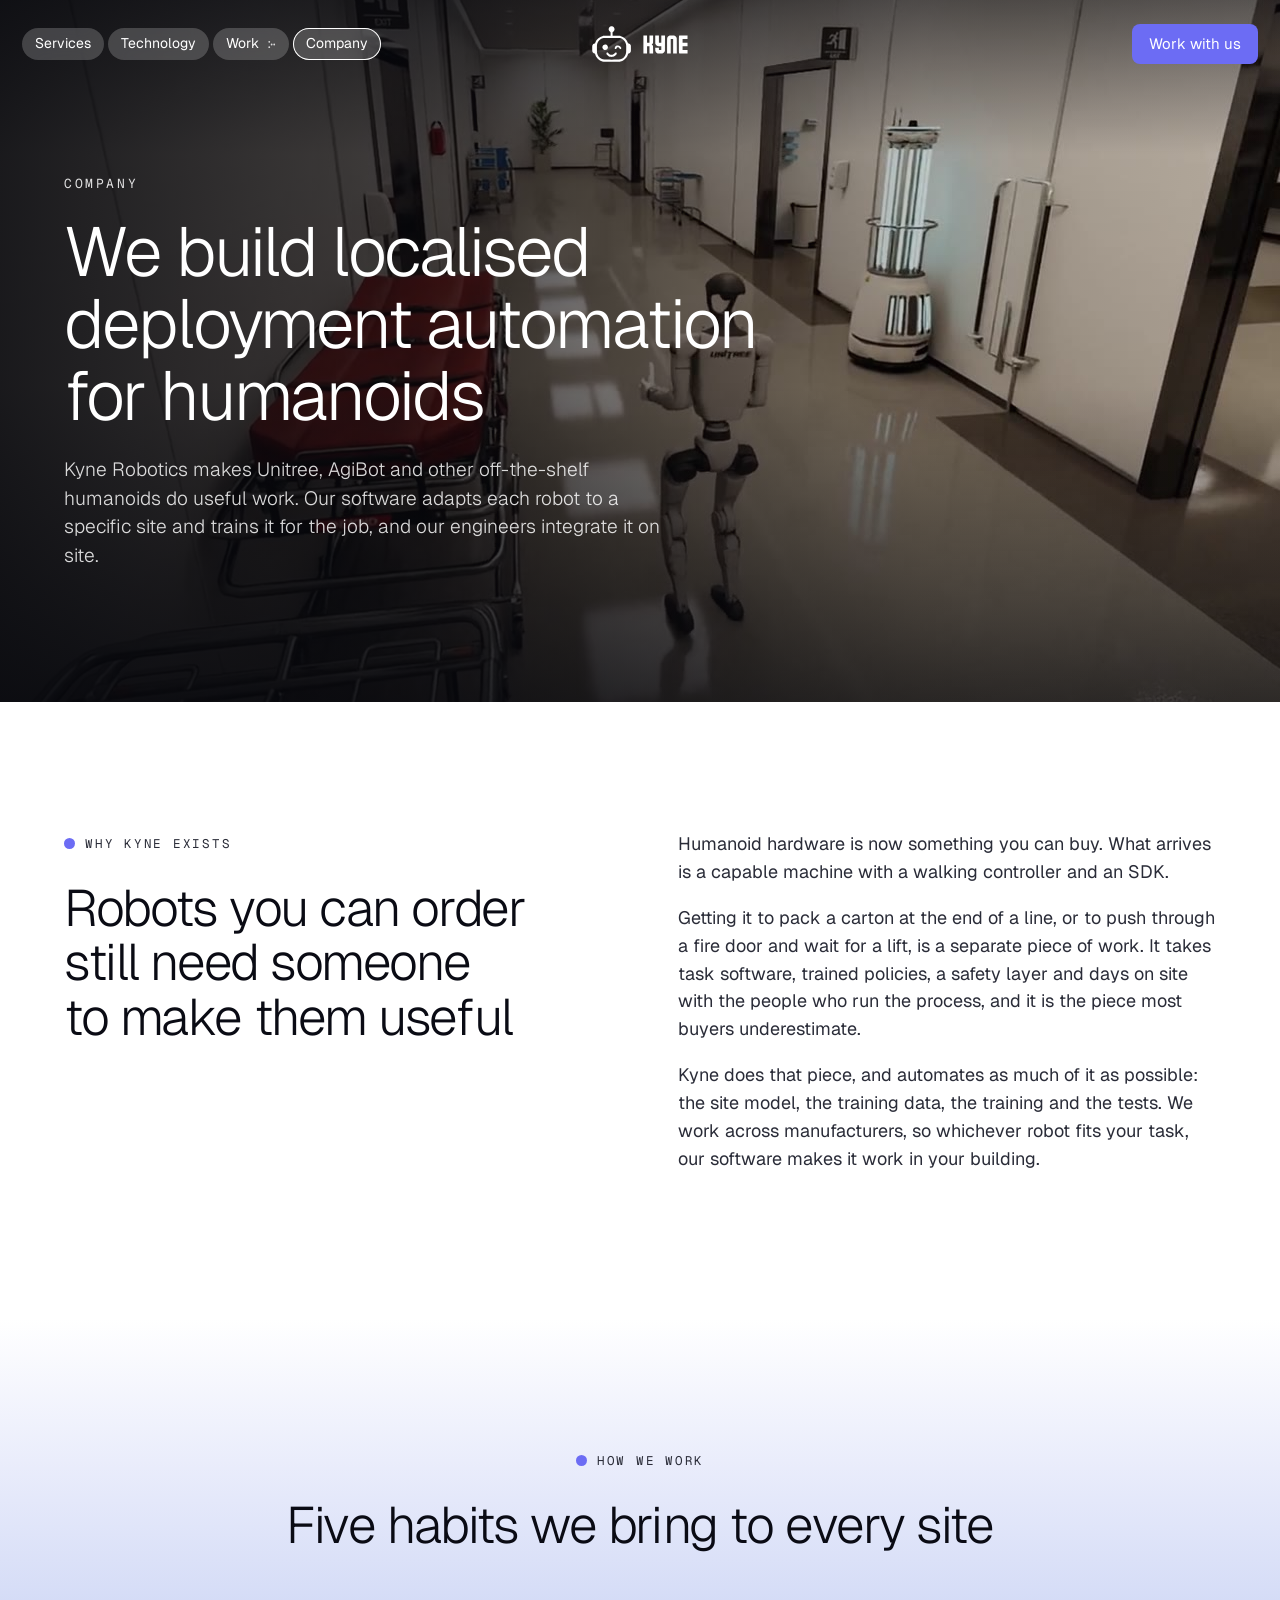
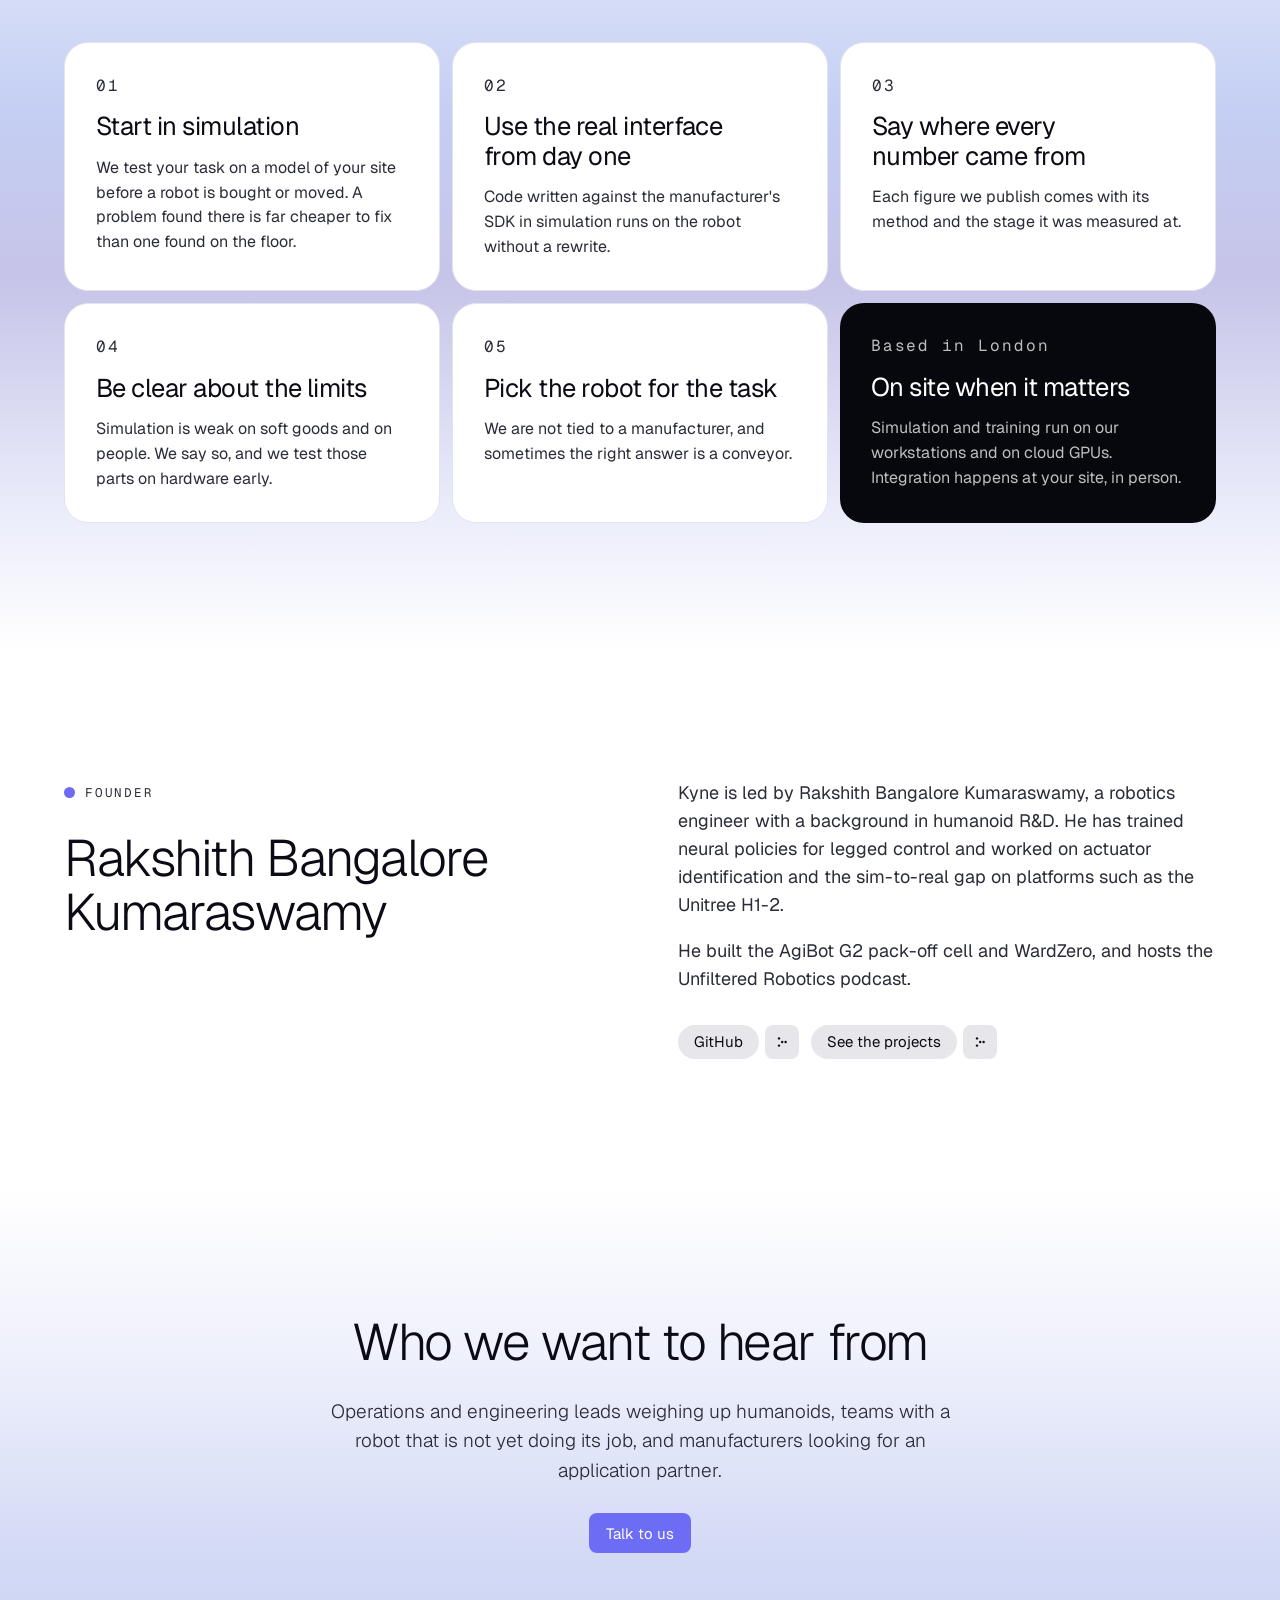
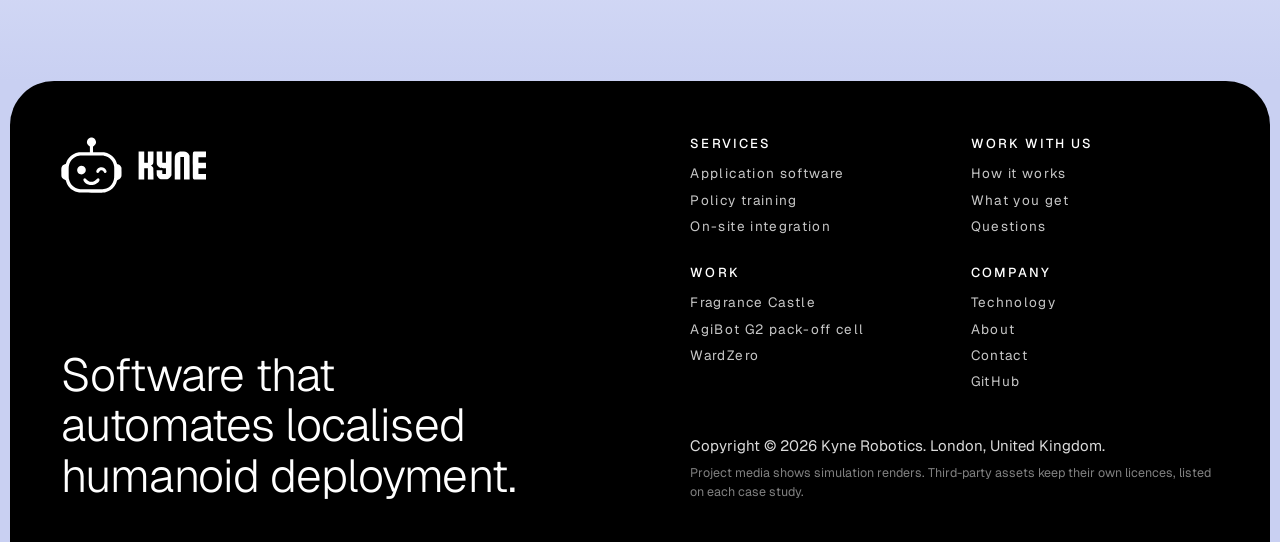
<file: company.html>
<!DOCTYPE html>
<html lang="en-GB">
<head>
  <meta charset="utf-8">
  <meta name="viewport" content="width=device-width, initial-scale=1">
  <title>Company: Kyne Robotics</title>
  <meta name="description" content="Kyne Robotics builds software that automates localised humanoid deployment, with engineers who install and support it on site.">
  <meta property="og:title" content="Company: Kyne Robotics">
  <meta property="og:description" content="Software that automates localised humanoid deployment.">
  <meta property="og:type" content="website">
  <meta property="og:image" content="https://kynerobotics.com/assets/media/home/og.jpg">
  <meta property="og:url" content="https://kynerobotics.com/company.html">
  <link rel="canonical" href="https://kynerobotics.com/company.html">
  <meta name="twitter:card" content="summary_large_image">
  <meta name="theme-color" content="#07080d">
  <link rel="icon" href="assets/img/favicon.svg" type="image/svg+xml">
  <link rel="preconnect" href="https://fonts.googleapis.com">
  <link rel="preconnect" href="https://fonts.gstatic.com" crossorigin>
  <link href="https://fonts.googleapis.com/css2?family=Geist:wght@300;400;500&family=Geist+Mono:wght@400&display=swap" rel="stylesheet">
  <link rel="stylesheet" href="assets/css/site.css">
</head>
<body data-page="company">
<!-- @header -->
<a class="skip-link" href="#main">Skip to content</a>
<header class="site-header">
  <div class="nav-slot">
    <nav class="nav" aria-label="Main">
      <a class="nav__link" data-nav="services" href="services.html">Services</a>
      <a class="nav__link" data-nav="technology" href="technology.html">Technology</a>
      <div class="nav__item">
        <a class="nav__link" data-nav="work" href="work.html">Work <span class="dots" aria-hidden="true"></span></a>
        <div class="nav__menu">
          <a href="work-fragrance-castle.html">Fragrance Castle<small>Retail and logistics, perfume</small></a>
          <a href="work-packoff-cell.html">AgiBot G2 pack-off cell<small>Manufacturing, end of line</small></a>
          <a href="work-wardzero.html">WardZero<small>Healthcare, simulated hospital</small></a>
          <a href="work.html">All work<small>All three projects and how they were built</small></a>
        </div>
      </div>
      <a class="nav__link" data-nav="company" aria-current="page" href="company.html">Company</a>
    </nav>
  </div>
  <a class="brand" href="index.html" aria-label="Kyne Robotics home">
    <svg class="brand__mark" viewBox="0 0 714 656" fill="currentColor" aria-hidden="true" focusable="false"><path fill-rule="evenodd" d="M211.5,650.5C178.8,646.0 151.8,635.0 125.1,615.3C114.5,607.5 94.8,587.2 86.8,576.0C74.9,559.2 65.4,539.0 59.4,517.7C58.0,512.6 55.9,507.5 54.7,506.2C53.6,505.0 49.8,503.1 46.3,502.0C35.2,498.6 28.9,494.9 21.4,487.5C16.5,482.7 13.1,478.2 10.7,473.4C4.5,461.1 4.0,456.3 4.0,409.3C4.0,363.2 4.5,358.6 10.0,347.3C16.5,334.0 27.0,325.6 44.2,320.0C52.2,317.4 56.0,315.6 57.2,313.9C58.2,312.6 60.1,307.6 61.4,302.9C78.4,244.0 132.6,196.0 198.2,181.8C208.2,179.7 210.3,179.6 273.5,179.6L338.5,179.5L338.8,147.5C339.1,110.8 339.3,111.4 330.7,106.3C320.0,99.9 308.8,85.7 305.2,74.0C303.1,67.0 303.2,55.4 305.4,47.1C311.4,24.9 327.3,9.9 349.5,5.3C356.3,4.0 357.8,4.0 364.8,5.4C388.3,10.2 404.7,27.1 409.6,51.9C411.0,58.9 411.1,61.5 410.1,67.4C407.8,81.8 397.4,97.0 383.6,105.9C379.9,108.3 376.7,111.3 376.1,112.8C375.3,114.6 375.1,125.7 375.2,147.5L375.5,179.5L440.5,179.6C504.5,179.6 505.7,179.7 516.0,181.9C582.4,196.4 635.2,244.0 653.0,305.2C654.3,309.4 656.2,313.8 657.4,314.9C658.5,315.9 662.9,317.8 667.0,319.0C688.9,325.4 701.4,337.3 707.7,357.6C709.3,363.0 709.5,367.7 709.5,410.0C709.5,455.3 709.4,456.7 707.3,463.5C701.3,482.3 688.5,495.0 668.9,501.5C660.1,504.5 656.7,507.5 655.5,513.7C652.6,529.5 639.0,559.6 627.7,575.2C602.0,611.0 563.0,637.3 521.3,647.0C500.2,652.0 499.1,652.0 355.2,651.9C253.9,651.8 218.3,651.5 211.5,650.5ZM485.5,612.0C510.4,610.4 526.5,606.4 544.4,597.4C557.4,590.8 567.0,583.9 578.5,572.8C604.3,548.1 619.0,515.6 623.0,475.1C624.3,461.9 624.3,361.5 623.0,349.2C619.4,314.9 606.3,286.0 583.8,262.4C562.1,239.7 535.6,225.9 502.2,219.8C490.7,217.7 488.8,217.7 357.0,217.7C225.1,217.8 223.4,217.8 211.6,219.9C188.6,224.0 166.8,232.9 149.6,245.1C118.9,267.1 97.3,302.9 91.5,341.4C90.3,349.8 90.0,362.5 90.0,408.1C90.0,465.9 90.6,479.3 94.0,496.1C99.3,522.1 113.0,549.6 129.1,566.7C156.3,595.5 186.1,609.4 226.3,611.9C244.3,613.1 467.9,613.1 485.5,612.0ZM337.6,561.5C326.6,559.4 310.1,553.7 302.3,549.3C283.1,538.6 266.6,520.4 263.0,505.9C259.6,492.4 271.9,481.0 285.3,485.0C289.8,486.3 295.5,491.7 302.3,500.8C309.1,510.0 322.4,518.6 337.0,523.2C346.6,526.2 364.8,526.4 375.0,523.6C391.0,519.2 404.4,510.5 413.3,498.8C420.1,489.7 423.8,486.4 428.9,484.9C442.1,481.0 454.3,492.6 451.0,505.9C448.3,516.7 438.8,529.4 425.7,539.8C413.7,549.4 401.7,555.1 384.1,559.7C371.7,562.9 349.6,563.7 337.6,561.5ZM228.5,437.8C213.0,434.9 198.7,422.5 193.0,407.2C185.5,387.1 190.0,365.7 204.9,351.0C229.2,327.0 266.9,332.5 284.6,362.6C287.7,367.9 291.0,380.9 291.0,387.9C290.9,420.7 261.5,444.1 228.5,437.8ZM511.5,420.5C506.8,418.0 503.4,414.3 499.9,407.6C492.5,393.8 483.9,388.3 471.3,389.3C460.4,390.1 456.5,393.5 446.1,410.3C441.7,417.6 437.9,420.3 431.5,420.8C417.9,421.9 410.2,411.0 414.5,396.4C420.1,377.2 434.0,363.2 454.0,356.7C487.2,345.8 523.6,364.6 533.3,397.7C535.9,406.5 532.4,415.7 525.0,419.5C520.6,421.8 514.8,422.2 511.5,420.5Z"/></svg>
    <svg class="brand__word" viewBox="0 0 452 191" fill="currentColor" aria-hidden="true" focusable="false"><path fill-rule="evenodd" d="M4.0,95.5L4.0,4.0L22.5,4.0L41.0,4.0L41.0,40.5L41.0,77.0L53.0,77.0L65.0,77.0L65.0,40.5L65.0,4.0L83.6,4.0L102.1,4.0L101.8,41.8C101.5,78.2 101.4,79.6 99.3,83.5C96.6,88.5 92.5,92.5 88.1,94.3C84.8,95.7 84.8,95.8 86.9,96.5C90.4,97.6 96.9,103.8 99.3,108.4C101.4,112.4 101.5,113.7 101.8,149.8L102.1,187.0L83.6,187.0L65.0,187.0L65.0,150.5L65.0,114.0L53.0,114.0L41.0,114.0L41.0,150.5L41.0,187.0L22.5,187.0L4.0,187.0L4.0,95.5ZM149.3,185.6C138.7,182.2 131.7,175.9 126.6,165.0C123.6,158.7 123.5,157.9 123.2,142.8L122.8,127.0L141.4,127.0L160.0,127.0L160.0,139.0L160.0,151.0L172.0,151.0L184.0,151.0L184.0,132.6L184.0,114.2L168.2,113.8C154.9,113.4 151.6,113.0 146.5,111.1C138.4,108.0 129.3,98.8 125.9,90.5C123.5,84.6 123.5,84.0 123.2,44.2L122.9,4.0L141.4,4.0L160.0,4.0L160.0,40.5L160.0,77.0L172.0,77.0L184.0,77.0L184.0,40.5L184.0,4.0L202.5,4.0L221.1,4.0L220.8,81.7L220.5,159.5L217.8,165.2C214.1,173.1 208.0,179.4 200.1,183.3L193.6,186.5L173.5,186.7C158.9,186.9 152.4,186.6 149.3,185.6ZM242.0,113.0C242.0,62.2 242.4,37.4 243.1,33.8C246.1,19.9 254.4,10.6 267.8,6.1C273.0,4.3 276.4,4.0 290.8,4.0C303.4,4.0 309.0,4.4 313.1,5.6C324.2,8.9 332.0,15.5 336.9,25.9L339.5,31.5L339.8,109.2L340.1,187.0L321.5,187.0L303.0,187.0L303.0,113.5L303.0,40.0L291.0,40.0L279.0,40.0L279.0,113.5L279.0,187.0L260.5,187.0L242.0,187.0L242.0,113.0ZM366.1,185.4C360.9,181.7 361.0,183.2 361.0,95.5C361.0,6.1 360.8,8.7 366.9,5.6C369.5,4.2 375.5,4.0 409.0,4.0L448.0,4.0L447.8,22.3L447.5,40.5L422.8,40.8L398.0,41.0L398.0,59.0L398.0,77.0L422.8,77.2L447.5,77.5L447.8,95.8L448.0,114.0L423.0,114.0L398.0,114.0L398.0,132.5L398.0,151.0L423.0,151.0L448.0,151.0L448.0,169.0L448.0,187.0L408.2,187.0C373.1,187.0 368.2,186.8 366.1,185.4Z"/></svg>
  </a>
  <div class="header-cta">
    <a class="btn btn--accent" href="work-with-us.html">Work with us</a>
    <button class="menu-toggle" type="button" data-menu-open aria-expanded="false" aria-controls="mobile-menu">
      <span class="menu-toggle__bars" aria-hidden="true"></span>Menu
    </button>
  </div>
</header>
<div class="mobile-menu" id="mobile-menu" aria-hidden="true" role="dialog" aria-modal="true" aria-label="Menu">
  <div class="mobile-menu__top">
    <a class="brand" href="index.html" aria-label="Kyne Robotics home">
      <svg class="brand__mark" viewBox="0 0 714 656" fill="currentColor" aria-hidden="true" focusable="false"><path fill-rule="evenodd" d="M211.5,650.5C178.8,646.0 151.8,635.0 125.1,615.3C114.5,607.5 94.8,587.2 86.8,576.0C74.9,559.2 65.4,539.0 59.4,517.7C58.0,512.6 55.9,507.5 54.7,506.2C53.6,505.0 49.8,503.1 46.3,502.0C35.2,498.6 28.9,494.9 21.4,487.5C16.5,482.7 13.1,478.2 10.7,473.4C4.5,461.1 4.0,456.3 4.0,409.3C4.0,363.2 4.5,358.6 10.0,347.3C16.5,334.0 27.0,325.6 44.2,320.0C52.2,317.4 56.0,315.6 57.2,313.9C58.2,312.6 60.1,307.6 61.4,302.9C78.4,244.0 132.6,196.0 198.2,181.8C208.2,179.7 210.3,179.6 273.5,179.6L338.5,179.5L338.8,147.5C339.1,110.8 339.3,111.4 330.7,106.3C320.0,99.9 308.8,85.7 305.2,74.0C303.1,67.0 303.2,55.4 305.4,47.1C311.4,24.9 327.3,9.9 349.5,5.3C356.3,4.0 357.8,4.0 364.8,5.4C388.3,10.2 404.7,27.1 409.6,51.9C411.0,58.9 411.1,61.5 410.1,67.4C407.8,81.8 397.4,97.0 383.6,105.9C379.9,108.3 376.7,111.3 376.1,112.8C375.3,114.6 375.1,125.7 375.2,147.5L375.5,179.5L440.5,179.6C504.5,179.6 505.7,179.7 516.0,181.9C582.4,196.4 635.2,244.0 653.0,305.2C654.3,309.4 656.2,313.8 657.4,314.9C658.5,315.9 662.9,317.8 667.0,319.0C688.9,325.4 701.4,337.3 707.7,357.6C709.3,363.0 709.5,367.7 709.5,410.0C709.5,455.3 709.4,456.7 707.3,463.5C701.3,482.3 688.5,495.0 668.9,501.5C660.1,504.5 656.7,507.5 655.5,513.7C652.6,529.5 639.0,559.6 627.7,575.2C602.0,611.0 563.0,637.3 521.3,647.0C500.2,652.0 499.1,652.0 355.2,651.9C253.9,651.8 218.3,651.5 211.5,650.5ZM485.5,612.0C510.4,610.4 526.5,606.4 544.4,597.4C557.4,590.8 567.0,583.9 578.5,572.8C604.3,548.1 619.0,515.6 623.0,475.1C624.3,461.9 624.3,361.5 623.0,349.2C619.4,314.9 606.3,286.0 583.8,262.4C562.1,239.7 535.6,225.9 502.2,219.8C490.7,217.7 488.8,217.7 357.0,217.7C225.1,217.8 223.4,217.8 211.6,219.9C188.6,224.0 166.8,232.9 149.6,245.1C118.9,267.1 97.3,302.9 91.5,341.4C90.3,349.8 90.0,362.5 90.0,408.1C90.0,465.9 90.6,479.3 94.0,496.1C99.3,522.1 113.0,549.6 129.1,566.7C156.3,595.5 186.1,609.4 226.3,611.9C244.3,613.1 467.9,613.1 485.5,612.0ZM337.6,561.5C326.6,559.4 310.1,553.7 302.3,549.3C283.1,538.6 266.6,520.4 263.0,505.9C259.6,492.4 271.9,481.0 285.3,485.0C289.8,486.3 295.5,491.7 302.3,500.8C309.1,510.0 322.4,518.6 337.0,523.2C346.6,526.2 364.8,526.4 375.0,523.6C391.0,519.2 404.4,510.5 413.3,498.8C420.1,489.7 423.8,486.4 428.9,484.9C442.1,481.0 454.3,492.6 451.0,505.9C448.3,516.7 438.8,529.4 425.7,539.8C413.7,549.4 401.7,555.1 384.1,559.7C371.7,562.9 349.6,563.7 337.6,561.5ZM228.5,437.8C213.0,434.9 198.7,422.5 193.0,407.2C185.5,387.1 190.0,365.7 204.9,351.0C229.2,327.0 266.9,332.5 284.6,362.6C287.7,367.9 291.0,380.9 291.0,387.9C290.9,420.7 261.5,444.1 228.5,437.8ZM511.5,420.5C506.8,418.0 503.4,414.3 499.9,407.6C492.5,393.8 483.9,388.3 471.3,389.3C460.4,390.1 456.5,393.5 446.1,410.3C441.7,417.6 437.9,420.3 431.5,420.8C417.9,421.9 410.2,411.0 414.5,396.4C420.1,377.2 434.0,363.2 454.0,356.7C487.2,345.8 523.6,364.6 533.3,397.7C535.9,406.5 532.4,415.7 525.0,419.5C520.6,421.8 514.8,422.2 511.5,420.5Z"/></svg>
      <svg class="brand__word" viewBox="0 0 452 191" fill="currentColor" aria-hidden="true" focusable="false"><path fill-rule="evenodd" d="M4.0,95.5L4.0,4.0L22.5,4.0L41.0,4.0L41.0,40.5L41.0,77.0L53.0,77.0L65.0,77.0L65.0,40.5L65.0,4.0L83.6,4.0L102.1,4.0L101.8,41.8C101.5,78.2 101.4,79.6 99.3,83.5C96.6,88.5 92.5,92.5 88.1,94.3C84.8,95.7 84.8,95.8 86.9,96.5C90.4,97.6 96.9,103.8 99.3,108.4C101.4,112.4 101.5,113.7 101.8,149.8L102.1,187.0L83.6,187.0L65.0,187.0L65.0,150.5L65.0,114.0L53.0,114.0L41.0,114.0L41.0,150.5L41.0,187.0L22.5,187.0L4.0,187.0L4.0,95.5ZM149.3,185.6C138.7,182.2 131.7,175.9 126.6,165.0C123.6,158.7 123.5,157.9 123.2,142.8L122.8,127.0L141.4,127.0L160.0,127.0L160.0,139.0L160.0,151.0L172.0,151.0L184.0,151.0L184.0,132.6L184.0,114.2L168.2,113.8C154.9,113.4 151.6,113.0 146.5,111.1C138.4,108.0 129.3,98.8 125.9,90.5C123.5,84.6 123.5,84.0 123.2,44.2L122.9,4.0L141.4,4.0L160.0,4.0L160.0,40.5L160.0,77.0L172.0,77.0L184.0,77.0L184.0,40.5L184.0,4.0L202.5,4.0L221.1,4.0L220.8,81.7L220.5,159.5L217.8,165.2C214.1,173.1 208.0,179.4 200.1,183.3L193.6,186.5L173.5,186.7C158.9,186.9 152.4,186.6 149.3,185.6ZM242.0,113.0C242.0,62.2 242.4,37.4 243.1,33.8C246.1,19.9 254.4,10.6 267.8,6.1C273.0,4.3 276.4,4.0 290.8,4.0C303.4,4.0 309.0,4.4 313.1,5.6C324.2,8.9 332.0,15.5 336.9,25.9L339.5,31.5L339.8,109.2L340.1,187.0L321.5,187.0L303.0,187.0L303.0,113.5L303.0,40.0L291.0,40.0L279.0,40.0L279.0,113.5L279.0,187.0L260.5,187.0L242.0,187.0L242.0,113.0ZM366.1,185.4C360.9,181.7 361.0,183.2 361.0,95.5C361.0,6.1 360.8,8.7 366.9,5.6C369.5,4.2 375.5,4.0 409.0,4.0L448.0,4.0L447.8,22.3L447.5,40.5L422.8,40.8L398.0,41.0L398.0,59.0L398.0,77.0L422.8,77.2L447.5,77.5L447.8,95.8L448.0,114.0L423.0,114.0L398.0,114.0L398.0,132.5L398.0,151.0L423.0,151.0L448.0,151.0L448.0,169.0L448.0,187.0L408.2,187.0C373.1,187.0 368.2,186.8 366.1,185.4Z"/></svg>
    </a>
    <button class="mobile-menu__close" type="button" data-menu-close>Close</button>
  </div>
  <nav aria-label="Mobile">
    <a href="services.html">Services</a>
    <a href="technology.html">Technology</a>
    <a href="work.html">Work</a>
    <a class="sub" href="work-fragrance-castle.html">Fragrance Castle</a>
    <a class="sub" href="work-packoff-cell.html">AgiBot G2 pack-off cell</a>
    <a class="sub" href="work-wardzero.html">WardZero</a>
    <a href="company.html">Company</a>
    <a href="contact.html">Contact</a>
  </nav>
  <a class="btn btn--accent" href="work-with-us.html">Work with us</a>
</div>
<!-- /@header -->

<main id="main">

  <section class="hero hero--sub" aria-labelledby="hero-title">
    <div class="hero__media"><img src="assets/media/wardzero/g1_corridor.jpg" alt=""></div>
    <div class="hero__inner">
      <div class="wrap">
        <div class="hero__content">
          <p class="eyebrow eyebrow--plain eyebrow--light">Company</p>
          <h1 class="display" id="hero-title">We build localised deployment automation for humanoids</h1>
          <p class="hero__lead">Kyne Robotics makes Unitree, AgiBot and other off-the-shelf humanoids do useful work. Our software adapts each robot to a specific site and trains it for the job, and our engineers integrate it on site.</p>
        </div>
      </div>
    </div>
  </section>

  <section class="section" aria-labelledby="why-title">
    <div class="wrap">
      <div class="split split--top">
        <div>
          <p class="eyebrow">Why Kyne exists</p>
          <h2 class="h2" id="why-title">Robots you can order still need someone to make them useful</h2>
        </div>
        <div class="prose" data-reveal>
          <p>Humanoid hardware is now something you can buy. What arrives is a capable machine with a walking controller and an SDK.</p>
          <p>Getting it to pack a carton at the end of a line, or to push through a fire door and wait for a lift, is a separate piece of work. It takes task software, trained policies, a safety layer and days on site with the people who run the process, and it is the piece most buyers underestimate.</p>
          <p>Kyne does that piece, and automates as much of it as possible: the site model, the training data, the training and the tests. We work across manufacturers, so whichever robot fits your task, our software makes it work in your building.</p>
        </div>
      </div>
    </div>
  </section>

  <section class="section section--wash" aria-labelledby="principles-title">
    <div class="wrap">
      <div class="feature-head" data-reveal>
        <p class="eyebrow">How we work</p>
        <h2 class="h2" id="principles-title">Five habits we bring to every site</h2>
      </div>
      <div class="grid-3">
        <article class="info-card info-card--white" data-reveal>
          <p class="info-card__num">01</p>
          <h3>Start in simulation</h3>
          <p>We test your task on a model of your site before a robot is bought or moved. A problem found there is far cheaper to fix than one found on the floor.</p>
        </article>
        <article class="info-card info-card--white" data-reveal>
          <p class="info-card__num">02</p>
          <h3>Use the real interface from day one</h3>
          <p>Code written against the manufacturer's SDK in simulation runs on the robot without a rewrite.</p>
        </article>
        <article class="info-card info-card--white" data-reveal>
          <p class="info-card__num">03</p>
          <h3>Say where every number came from</h3>
          <p>Each figure we publish comes with its method and the stage it was measured at.</p>
        </article>
        <article class="info-card info-card--white" data-reveal>
          <p class="info-card__num">04</p>
          <h3>Be clear about the limits</h3>
          <p>Simulation is weak on soft goods and on people. We say so, and we test those parts on hardware early.</p>
        </article>
        <article class="info-card info-card--white" data-reveal>
          <p class="info-card__num">05</p>
          <h3>Pick the robot for the task</h3>
          <p>We are not tied to a manufacturer, and sometimes the right answer is a conveyor.</p>
        </article>
        <article class="info-card info-card--dark" data-reveal>
          <p class="info-card__num">Based in London</p>
          <h3>On site when it matters</h3>
          <p>Simulation and training run on our workstations and on cloud GPUs. Integration happens at your site, in person.</p>
        </article>
      </div>
    </div>
  </section>

  <section class="section" aria-labelledby="founder-title">
    <div class="wrap">
      <div class="split split--top">
        <div>
          <p class="eyebrow">Founder</p>
          <h2 class="h2" id="founder-title">Rakshith Bangalore Kumaraswamy</h2>
        </div>
        <div class="prose" data-reveal>
          <p>Kyne is led by Rakshith Bangalore Kumaraswamy, a robotics engineer with a background in humanoid R&amp;D. He has trained neural policies for legged control and worked on actuator identification and the sim-to-real gap on platforms such as the Unitree H1-2.</p>
          <p>He built the AgiBot G2 pack-off cell and WardZero, and hosts the Unfiltered Robotics podcast.</p>
          <div class="actions mt-m">
            <a class="pill-link" href="https://github.com/Bkrakshith"><span class="pill-link__label">GitHub</span><span class="pill-link__icon"><span class="dots" aria-hidden="true"></span></span></a>
            <a class="pill-link" href="work.html"><span class="pill-link__label">See the projects</span><span class="pill-link__icon"><span class="dots" aria-hidden="true"></span></span></a>
          </div>
        </div>
      </div>
    </div>
  </section>

  <section class="section section--wash-end cta-band" aria-labelledby="cta-title">
    <div class="wrap">
      <h2 class="h2" id="cta-title" data-reveal>Who we want to hear from</h2>
      <p data-reveal>Operations and engineering leads weighing up humanoids, teams with a robot that is not yet doing its job, and manufacturers looking for an application partner.</p>
      <div class="actions" data-reveal>
        <a class="btn btn--accent" href="contact.html">Talk to us</a>
      </div>
    </div>
  </section>

</main>

<!-- @footer -->
<footer class="site-footer">
  <div class="site-footer__inner">
    <div class="site-footer__left">
      <a class="site-footer__brand" href="index.html" aria-label="Kyne Robotics home"><svg class="site-footer__mark" viewBox="0 0 714 656" fill="currentColor" aria-hidden="true" focusable="false"><path fill-rule="evenodd" d="M211.5,650.5C178.8,646.0 151.8,635.0 125.1,615.3C114.5,607.5 94.8,587.2 86.8,576.0C74.9,559.2 65.4,539.0 59.4,517.7C58.0,512.6 55.9,507.5 54.7,506.2C53.6,505.0 49.8,503.1 46.3,502.0C35.2,498.6 28.9,494.9 21.4,487.5C16.5,482.7 13.1,478.2 10.7,473.4C4.5,461.1 4.0,456.3 4.0,409.3C4.0,363.2 4.5,358.6 10.0,347.3C16.5,334.0 27.0,325.6 44.2,320.0C52.2,317.4 56.0,315.6 57.2,313.9C58.2,312.6 60.1,307.6 61.4,302.9C78.4,244.0 132.6,196.0 198.2,181.8C208.2,179.7 210.3,179.6 273.5,179.6L338.5,179.5L338.8,147.5C339.1,110.8 339.3,111.4 330.7,106.3C320.0,99.9 308.8,85.7 305.2,74.0C303.1,67.0 303.2,55.4 305.4,47.1C311.4,24.9 327.3,9.9 349.5,5.3C356.3,4.0 357.8,4.0 364.8,5.4C388.3,10.2 404.7,27.1 409.6,51.9C411.0,58.9 411.1,61.5 410.1,67.4C407.8,81.8 397.4,97.0 383.6,105.9C379.9,108.3 376.7,111.3 376.1,112.8C375.3,114.6 375.1,125.7 375.2,147.5L375.5,179.5L440.5,179.6C504.5,179.6 505.7,179.7 516.0,181.9C582.4,196.4 635.2,244.0 653.0,305.2C654.3,309.4 656.2,313.8 657.4,314.9C658.5,315.9 662.9,317.8 667.0,319.0C688.9,325.4 701.4,337.3 707.7,357.6C709.3,363.0 709.5,367.7 709.5,410.0C709.5,455.3 709.4,456.7 707.3,463.5C701.3,482.3 688.5,495.0 668.9,501.5C660.1,504.5 656.7,507.5 655.5,513.7C652.6,529.5 639.0,559.6 627.7,575.2C602.0,611.0 563.0,637.3 521.3,647.0C500.2,652.0 499.1,652.0 355.2,651.9C253.9,651.8 218.3,651.5 211.5,650.5ZM485.5,612.0C510.4,610.4 526.5,606.4 544.4,597.4C557.4,590.8 567.0,583.9 578.5,572.8C604.3,548.1 619.0,515.6 623.0,475.1C624.3,461.9 624.3,361.5 623.0,349.2C619.4,314.9 606.3,286.0 583.8,262.4C562.1,239.7 535.6,225.9 502.2,219.8C490.7,217.7 488.8,217.7 357.0,217.7C225.1,217.8 223.4,217.8 211.6,219.9C188.6,224.0 166.8,232.9 149.6,245.1C118.9,267.1 97.3,302.9 91.5,341.4C90.3,349.8 90.0,362.5 90.0,408.1C90.0,465.9 90.6,479.3 94.0,496.1C99.3,522.1 113.0,549.6 129.1,566.7C156.3,595.5 186.1,609.4 226.3,611.9C244.3,613.1 467.9,613.1 485.5,612.0ZM337.6,561.5C326.6,559.4 310.1,553.7 302.3,549.3C283.1,538.6 266.6,520.4 263.0,505.9C259.6,492.4 271.9,481.0 285.3,485.0C289.8,486.3 295.5,491.7 302.3,500.8C309.1,510.0 322.4,518.6 337.0,523.2C346.6,526.2 364.8,526.4 375.0,523.6C391.0,519.2 404.4,510.5 413.3,498.8C420.1,489.7 423.8,486.4 428.9,484.9C442.1,481.0 454.3,492.6 451.0,505.9C448.3,516.7 438.8,529.4 425.7,539.8C413.7,549.4 401.7,555.1 384.1,559.7C371.7,562.9 349.6,563.7 337.6,561.5ZM228.5,437.8C213.0,434.9 198.7,422.5 193.0,407.2C185.5,387.1 190.0,365.7 204.9,351.0C229.2,327.0 266.9,332.5 284.6,362.6C287.7,367.9 291.0,380.9 291.0,387.9C290.9,420.7 261.5,444.1 228.5,437.8ZM511.5,420.5C506.8,418.0 503.4,414.3 499.9,407.6C492.5,393.8 483.9,388.3 471.3,389.3C460.4,390.1 456.5,393.5 446.1,410.3C441.7,417.6 437.9,420.3 431.5,420.8C417.9,421.9 410.2,411.0 414.5,396.4C420.1,377.2 434.0,363.2 454.0,356.7C487.2,345.8 523.6,364.6 533.3,397.7C535.9,406.5 532.4,415.7 525.0,419.5C520.6,421.8 514.8,422.2 511.5,420.5Z"/></svg><svg class="site-footer__wordmark" viewBox="0 0 452 191" fill="currentColor" aria-hidden="true" focusable="false"><path fill-rule="evenodd" d="M4.0,95.5L4.0,4.0L22.5,4.0L41.0,4.0L41.0,40.5L41.0,77.0L53.0,77.0L65.0,77.0L65.0,40.5L65.0,4.0L83.6,4.0L102.1,4.0L101.8,41.8C101.5,78.2 101.4,79.6 99.3,83.5C96.6,88.5 92.5,92.5 88.1,94.3C84.8,95.7 84.8,95.8 86.9,96.5C90.4,97.6 96.9,103.8 99.3,108.4C101.4,112.4 101.5,113.7 101.8,149.8L102.1,187.0L83.6,187.0L65.0,187.0L65.0,150.5L65.0,114.0L53.0,114.0L41.0,114.0L41.0,150.5L41.0,187.0L22.5,187.0L4.0,187.0L4.0,95.5ZM149.3,185.6C138.7,182.2 131.7,175.9 126.6,165.0C123.6,158.7 123.5,157.9 123.2,142.8L122.8,127.0L141.4,127.0L160.0,127.0L160.0,139.0L160.0,151.0L172.0,151.0L184.0,151.0L184.0,132.6L184.0,114.2L168.2,113.8C154.9,113.4 151.6,113.0 146.5,111.1C138.4,108.0 129.3,98.8 125.9,90.5C123.5,84.6 123.5,84.0 123.2,44.2L122.9,4.0L141.4,4.0L160.0,4.0L160.0,40.5L160.0,77.0L172.0,77.0L184.0,77.0L184.0,40.5L184.0,4.0L202.5,4.0L221.1,4.0L220.8,81.7L220.5,159.5L217.8,165.2C214.1,173.1 208.0,179.4 200.1,183.3L193.6,186.5L173.5,186.7C158.9,186.9 152.4,186.6 149.3,185.6ZM242.0,113.0C242.0,62.2 242.4,37.4 243.1,33.8C246.1,19.9 254.4,10.6 267.8,6.1C273.0,4.3 276.4,4.0 290.8,4.0C303.4,4.0 309.0,4.4 313.1,5.6C324.2,8.9 332.0,15.5 336.9,25.9L339.5,31.5L339.8,109.2L340.1,187.0L321.5,187.0L303.0,187.0L303.0,113.5L303.0,40.0L291.0,40.0L279.0,40.0L279.0,113.5L279.0,187.0L260.5,187.0L242.0,187.0L242.0,113.0ZM366.1,185.4C360.9,181.7 361.0,183.2 361.0,95.5C361.0,6.1 360.8,8.7 366.9,5.6C369.5,4.2 375.5,4.0 409.0,4.0L448.0,4.0L447.8,22.3L447.5,40.5L422.8,40.8L398.0,41.0L398.0,59.0L398.0,77.0L422.8,77.2L447.5,77.5L447.8,95.8L448.0,114.0L423.0,114.0L398.0,114.0L398.0,132.5L398.0,151.0L423.0,151.0L448.0,151.0L448.0,169.0L448.0,187.0L408.2,187.0C373.1,187.0 368.2,186.8 366.1,185.4Z"/></svg></a>
      <p class="site-footer__line">Software that automates localised humanoid deployment.</p>
    </div>
    <div class="site-footer__right">
      <div class="footer-cols">
        <div>
          <h2><a href="services.html">Services</a></h2>
          <ul>
            <li><a href="services.html#applications">Application software</a></li>
            <li><a href="services.html#policies">Policy training</a></li>
            <li><a href="services.html#integration">On-site integration</a></li>
          </ul>
        </div>
        <div>
          <h2><a href="work-with-us.html">Work with us</a></h2>
          <ul>
            <li><a href="work-with-us.html#study">How it works</a></li>
            <li><a href="work-with-us.html#deliverables">What you get</a></li>
            <li><a href="work-with-us.html#faq">Questions</a></li>
          </ul>
        </div>
        <div>
          <h2><a href="work.html">Work</a></h2>
          <ul>
            <li><a href="work-fragrance-castle.html">Fragrance Castle</a></li>
            <li><a href="work-packoff-cell.html">AgiBot G2 pack-off cell</a></li>
            <li><a href="work-wardzero.html">WardZero</a></li>
          </ul>
        </div>
        <div>
          <h2><a href="company.html">Company</a></h2>
          <ul>
            <li><a href="technology.html">Technology</a></li>
            <li><a href="company.html">About</a></li>
            <li><a href="contact.html">Contact</a></li>
            <li><a href="https://github.com/Bkrakshith">GitHub</a></li>
          </ul>
        </div>
      </div>
      <p class="site-footer__legal">Copyright &copy; 2026 Kyne Robotics. London, United Kingdom.
        <span>Project media shows simulation renders. Third-party assets keep their own licences, listed on each case study.</span></p>
    </div>
  </div>
</footer>
<script src="assets/js/site.js" defer></script>
<!-- /@footer -->
</body>
</html>
</file>
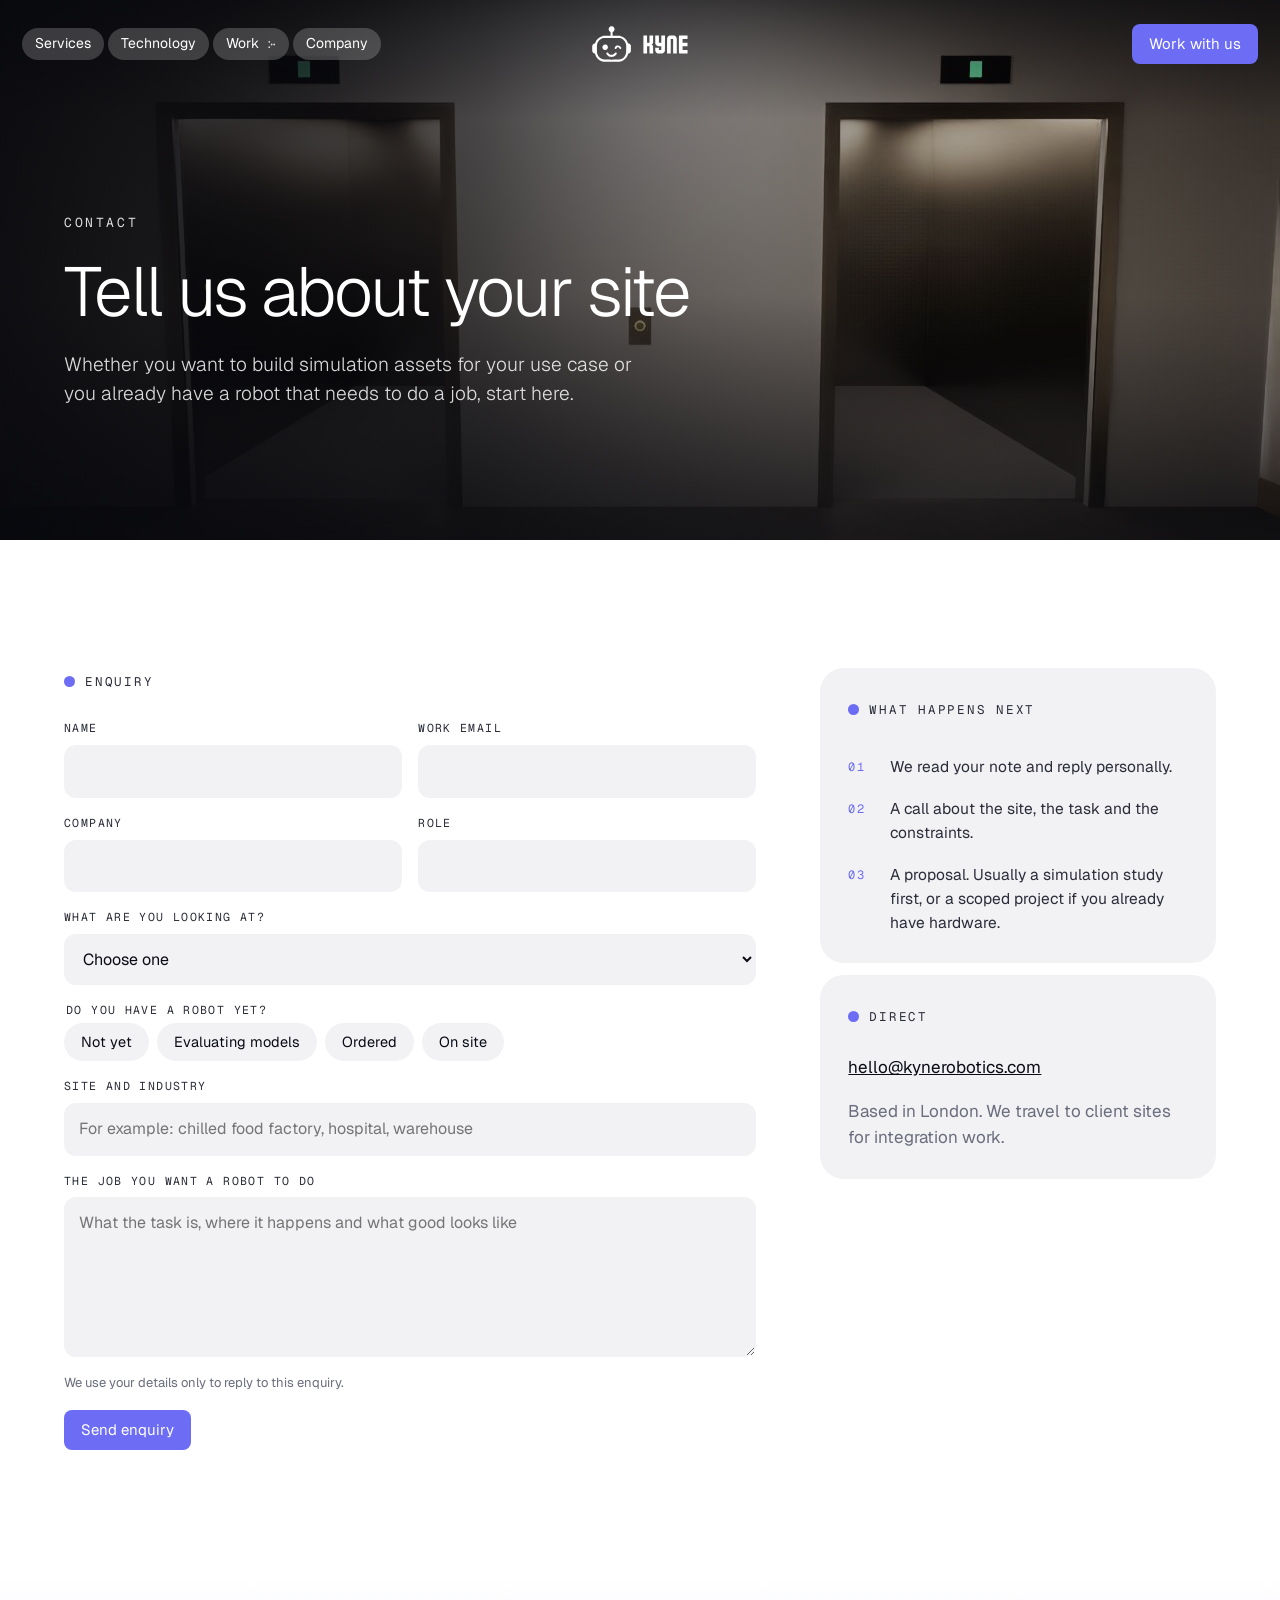
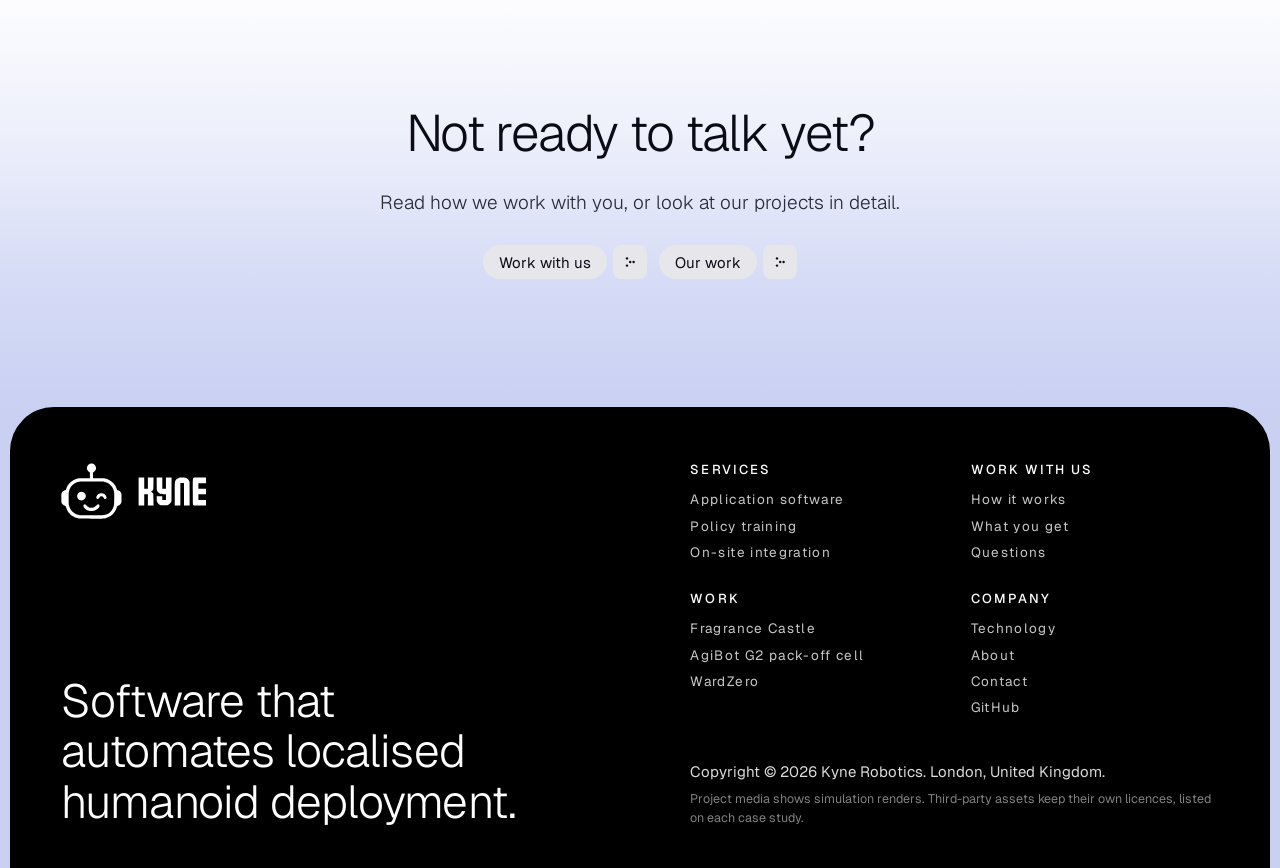
<file: contact.html>
<!DOCTYPE html>
<html lang="en-GB">
<head>
  <meta charset="utf-8">
  <meta name="viewport" content="width=device-width, initial-scale=1">
  <title>Contact: Kyne Robotics</title>
  <meta name="description" content="Tell Kyne Robotics about your site and the job you want a robot to do. We reply personally and usually suggest a simulation study first.">
  <meta property="og:title" content="Contact: Kyne Robotics">
  <meta property="og:description" content="Tell us about your site and the job you want a robot to do.">
  <meta property="og:type" content="website">
  <meta property="og:image" content="https://kynerobotics.com/assets/media/home/og.jpg">
  <meta property="og:url" content="https://kynerobotics.com/contact.html">
  <link rel="canonical" href="https://kynerobotics.com/contact.html">
  <meta name="twitter:card" content="summary_large_image">
  <meta name="theme-color" content="#07080d">
  <link rel="icon" href="assets/img/favicon.svg" type="image/svg+xml">
  <link rel="preconnect" href="https://fonts.googleapis.com">
  <link rel="preconnect" href="https://fonts.gstatic.com" crossorigin>
  <link href="https://fonts.googleapis.com/css2?family=Geist:wght@300;400;500&family=Geist+Mono:wght@400&display=swap" rel="stylesheet">
  <link rel="stylesheet" href="assets/css/site.css">
</head>
<body data-page="contact">
<!-- @header -->
<a class="skip-link" href="#main">Skip to content</a>
<header class="site-header">
  <div class="nav-slot">
    <nav class="nav" aria-label="Main">
      <a class="nav__link" data-nav="services" href="services.html">Services</a>
      <a class="nav__link" data-nav="technology" href="technology.html">Technology</a>
      <div class="nav__item">
        <a class="nav__link" data-nav="work" href="work.html">Work <span class="dots" aria-hidden="true"></span></a>
        <div class="nav__menu">
          <a href="work-fragrance-castle.html">Fragrance Castle<small>Retail and logistics, perfume</small></a>
          <a href="work-packoff-cell.html">AgiBot G2 pack-off cell<small>Manufacturing, end of line</small></a>
          <a href="work-wardzero.html">WardZero<small>Healthcare, simulated hospital</small></a>
          <a href="work.html">All work<small>All three projects and how they were built</small></a>
        </div>
      </div>
      <a class="nav__link" data-nav="company" href="company.html">Company</a>
    </nav>
  </div>
  <a class="brand" href="index.html" aria-label="Kyne Robotics home">
    <svg class="brand__mark" viewBox="0 0 714 656" fill="currentColor" aria-hidden="true" focusable="false"><path fill-rule="evenodd" d="M211.5,650.5C178.8,646.0 151.8,635.0 125.1,615.3C114.5,607.5 94.8,587.2 86.8,576.0C74.9,559.2 65.4,539.0 59.4,517.7C58.0,512.6 55.9,507.5 54.7,506.2C53.6,505.0 49.8,503.1 46.3,502.0C35.2,498.6 28.9,494.9 21.4,487.5C16.5,482.7 13.1,478.2 10.7,473.4C4.5,461.1 4.0,456.3 4.0,409.3C4.0,363.2 4.5,358.6 10.0,347.3C16.5,334.0 27.0,325.6 44.2,320.0C52.2,317.4 56.0,315.6 57.2,313.9C58.2,312.6 60.1,307.6 61.4,302.9C78.4,244.0 132.6,196.0 198.2,181.8C208.2,179.7 210.3,179.6 273.5,179.6L338.5,179.5L338.8,147.5C339.1,110.8 339.3,111.4 330.7,106.3C320.0,99.9 308.8,85.7 305.2,74.0C303.1,67.0 303.2,55.4 305.4,47.1C311.4,24.9 327.3,9.9 349.5,5.3C356.3,4.0 357.8,4.0 364.8,5.4C388.3,10.2 404.7,27.1 409.6,51.9C411.0,58.9 411.1,61.5 410.1,67.4C407.8,81.8 397.4,97.0 383.6,105.9C379.9,108.3 376.7,111.3 376.1,112.8C375.3,114.6 375.1,125.7 375.2,147.5L375.5,179.5L440.5,179.6C504.5,179.6 505.7,179.7 516.0,181.9C582.4,196.4 635.2,244.0 653.0,305.2C654.3,309.4 656.2,313.8 657.4,314.9C658.5,315.9 662.9,317.8 667.0,319.0C688.9,325.4 701.4,337.3 707.7,357.6C709.3,363.0 709.5,367.7 709.5,410.0C709.5,455.3 709.4,456.7 707.3,463.5C701.3,482.3 688.5,495.0 668.9,501.5C660.1,504.5 656.7,507.5 655.5,513.7C652.6,529.5 639.0,559.6 627.7,575.2C602.0,611.0 563.0,637.3 521.3,647.0C500.2,652.0 499.1,652.0 355.2,651.9C253.9,651.8 218.3,651.5 211.5,650.5ZM485.5,612.0C510.4,610.4 526.5,606.4 544.4,597.4C557.4,590.8 567.0,583.9 578.5,572.8C604.3,548.1 619.0,515.6 623.0,475.1C624.3,461.9 624.3,361.5 623.0,349.2C619.4,314.9 606.3,286.0 583.8,262.4C562.1,239.7 535.6,225.9 502.2,219.8C490.7,217.7 488.8,217.7 357.0,217.7C225.1,217.8 223.4,217.8 211.6,219.9C188.6,224.0 166.8,232.9 149.6,245.1C118.9,267.1 97.3,302.9 91.5,341.4C90.3,349.8 90.0,362.5 90.0,408.1C90.0,465.9 90.6,479.3 94.0,496.1C99.3,522.1 113.0,549.6 129.1,566.7C156.3,595.5 186.1,609.4 226.3,611.9C244.3,613.1 467.9,613.1 485.5,612.0ZM337.6,561.5C326.6,559.4 310.1,553.7 302.3,549.3C283.1,538.6 266.6,520.4 263.0,505.9C259.6,492.4 271.9,481.0 285.3,485.0C289.8,486.3 295.5,491.7 302.3,500.8C309.1,510.0 322.4,518.6 337.0,523.2C346.6,526.2 364.8,526.4 375.0,523.6C391.0,519.2 404.4,510.5 413.3,498.8C420.1,489.7 423.8,486.4 428.9,484.9C442.1,481.0 454.3,492.6 451.0,505.9C448.3,516.7 438.8,529.4 425.7,539.8C413.7,549.4 401.7,555.1 384.1,559.7C371.7,562.9 349.6,563.7 337.6,561.5ZM228.5,437.8C213.0,434.9 198.7,422.5 193.0,407.2C185.5,387.1 190.0,365.7 204.9,351.0C229.2,327.0 266.9,332.5 284.6,362.6C287.7,367.9 291.0,380.9 291.0,387.9C290.9,420.7 261.5,444.1 228.5,437.8ZM511.5,420.5C506.8,418.0 503.4,414.3 499.9,407.6C492.5,393.8 483.9,388.3 471.3,389.3C460.4,390.1 456.5,393.5 446.1,410.3C441.7,417.6 437.9,420.3 431.5,420.8C417.9,421.9 410.2,411.0 414.5,396.4C420.1,377.2 434.0,363.2 454.0,356.7C487.2,345.8 523.6,364.6 533.3,397.7C535.9,406.5 532.4,415.7 525.0,419.5C520.6,421.8 514.8,422.2 511.5,420.5Z"/></svg>
    <svg class="brand__word" viewBox="0 0 452 191" fill="currentColor" aria-hidden="true" focusable="false"><path fill-rule="evenodd" d="M4.0,95.5L4.0,4.0L22.5,4.0L41.0,4.0L41.0,40.5L41.0,77.0L53.0,77.0L65.0,77.0L65.0,40.5L65.0,4.0L83.6,4.0L102.1,4.0L101.8,41.8C101.5,78.2 101.4,79.6 99.3,83.5C96.6,88.5 92.5,92.5 88.1,94.3C84.8,95.7 84.8,95.8 86.9,96.5C90.4,97.6 96.9,103.8 99.3,108.4C101.4,112.4 101.5,113.7 101.8,149.8L102.1,187.0L83.6,187.0L65.0,187.0L65.0,150.5L65.0,114.0L53.0,114.0L41.0,114.0L41.0,150.5L41.0,187.0L22.5,187.0L4.0,187.0L4.0,95.5ZM149.3,185.6C138.7,182.2 131.7,175.9 126.6,165.0C123.6,158.7 123.5,157.9 123.2,142.8L122.8,127.0L141.4,127.0L160.0,127.0L160.0,139.0L160.0,151.0L172.0,151.0L184.0,151.0L184.0,132.6L184.0,114.2L168.2,113.8C154.9,113.4 151.6,113.0 146.5,111.1C138.4,108.0 129.3,98.8 125.9,90.5C123.5,84.6 123.5,84.0 123.2,44.2L122.9,4.0L141.4,4.0L160.0,4.0L160.0,40.5L160.0,77.0L172.0,77.0L184.0,77.0L184.0,40.5L184.0,4.0L202.5,4.0L221.1,4.0L220.8,81.7L220.5,159.5L217.8,165.2C214.1,173.1 208.0,179.4 200.1,183.3L193.6,186.5L173.5,186.7C158.9,186.9 152.4,186.6 149.3,185.6ZM242.0,113.0C242.0,62.2 242.4,37.4 243.1,33.8C246.1,19.9 254.4,10.6 267.8,6.1C273.0,4.3 276.4,4.0 290.8,4.0C303.4,4.0 309.0,4.4 313.1,5.6C324.2,8.9 332.0,15.5 336.9,25.9L339.5,31.5L339.8,109.2L340.1,187.0L321.5,187.0L303.0,187.0L303.0,113.5L303.0,40.0L291.0,40.0L279.0,40.0L279.0,113.5L279.0,187.0L260.5,187.0L242.0,187.0L242.0,113.0ZM366.1,185.4C360.9,181.7 361.0,183.2 361.0,95.5C361.0,6.1 360.8,8.7 366.9,5.6C369.5,4.2 375.5,4.0 409.0,4.0L448.0,4.0L447.8,22.3L447.5,40.5L422.8,40.8L398.0,41.0L398.0,59.0L398.0,77.0L422.8,77.2L447.5,77.5L447.8,95.8L448.0,114.0L423.0,114.0L398.0,114.0L398.0,132.5L398.0,151.0L423.0,151.0L448.0,151.0L448.0,169.0L448.0,187.0L408.2,187.0C373.1,187.0 368.2,186.8 366.1,185.4Z"/></svg>
  </a>
  <div class="header-cta">
    <a class="btn btn--accent" href="work-with-us.html">Work with us</a>
    <button class="menu-toggle" type="button" data-menu-open aria-expanded="false" aria-controls="mobile-menu">
      <span class="menu-toggle__bars" aria-hidden="true"></span>Menu
    </button>
  </div>
</header>
<div class="mobile-menu" id="mobile-menu" aria-hidden="true" role="dialog" aria-modal="true" aria-label="Menu">
  <div class="mobile-menu__top">
    <a class="brand" href="index.html" aria-label="Kyne Robotics home">
      <svg class="brand__mark" viewBox="0 0 714 656" fill="currentColor" aria-hidden="true" focusable="false"><path fill-rule="evenodd" d="M211.5,650.5C178.8,646.0 151.8,635.0 125.1,615.3C114.5,607.5 94.8,587.2 86.8,576.0C74.9,559.2 65.4,539.0 59.4,517.7C58.0,512.6 55.9,507.5 54.7,506.2C53.6,505.0 49.8,503.1 46.3,502.0C35.2,498.6 28.9,494.9 21.4,487.5C16.5,482.7 13.1,478.2 10.7,473.4C4.5,461.1 4.0,456.3 4.0,409.3C4.0,363.2 4.5,358.6 10.0,347.3C16.5,334.0 27.0,325.6 44.2,320.0C52.2,317.4 56.0,315.6 57.2,313.9C58.2,312.6 60.1,307.6 61.4,302.9C78.4,244.0 132.6,196.0 198.2,181.8C208.2,179.7 210.3,179.6 273.5,179.6L338.5,179.5L338.8,147.5C339.1,110.8 339.3,111.4 330.7,106.3C320.0,99.9 308.8,85.7 305.2,74.0C303.1,67.0 303.2,55.4 305.4,47.1C311.4,24.9 327.3,9.9 349.5,5.3C356.3,4.0 357.8,4.0 364.8,5.4C388.3,10.2 404.7,27.1 409.6,51.9C411.0,58.9 411.1,61.5 410.1,67.4C407.8,81.8 397.4,97.0 383.6,105.9C379.9,108.3 376.7,111.3 376.1,112.8C375.3,114.6 375.1,125.7 375.2,147.5L375.5,179.5L440.5,179.6C504.5,179.6 505.7,179.7 516.0,181.9C582.4,196.4 635.2,244.0 653.0,305.2C654.3,309.4 656.2,313.8 657.4,314.9C658.5,315.9 662.9,317.8 667.0,319.0C688.9,325.4 701.4,337.3 707.7,357.6C709.3,363.0 709.5,367.7 709.5,410.0C709.5,455.3 709.4,456.7 707.3,463.5C701.3,482.3 688.5,495.0 668.9,501.5C660.1,504.5 656.7,507.5 655.5,513.7C652.6,529.5 639.0,559.6 627.7,575.2C602.0,611.0 563.0,637.3 521.3,647.0C500.2,652.0 499.1,652.0 355.2,651.9C253.9,651.8 218.3,651.5 211.5,650.5ZM485.5,612.0C510.4,610.4 526.5,606.4 544.4,597.4C557.4,590.8 567.0,583.9 578.5,572.8C604.3,548.1 619.0,515.6 623.0,475.1C624.3,461.9 624.3,361.5 623.0,349.2C619.4,314.9 606.3,286.0 583.8,262.4C562.1,239.7 535.6,225.9 502.2,219.8C490.7,217.7 488.8,217.7 357.0,217.7C225.1,217.8 223.4,217.8 211.6,219.9C188.6,224.0 166.8,232.9 149.6,245.1C118.9,267.1 97.3,302.9 91.5,341.4C90.3,349.8 90.0,362.5 90.0,408.1C90.0,465.9 90.6,479.3 94.0,496.1C99.3,522.1 113.0,549.6 129.1,566.7C156.3,595.5 186.1,609.4 226.3,611.9C244.3,613.1 467.9,613.1 485.5,612.0ZM337.6,561.5C326.6,559.4 310.1,553.7 302.3,549.3C283.1,538.6 266.6,520.4 263.0,505.9C259.6,492.4 271.9,481.0 285.3,485.0C289.8,486.3 295.5,491.7 302.3,500.8C309.1,510.0 322.4,518.6 337.0,523.2C346.6,526.2 364.8,526.4 375.0,523.6C391.0,519.2 404.4,510.5 413.3,498.8C420.1,489.7 423.8,486.4 428.9,484.9C442.1,481.0 454.3,492.6 451.0,505.9C448.3,516.7 438.8,529.4 425.7,539.8C413.7,549.4 401.7,555.1 384.1,559.7C371.7,562.9 349.6,563.7 337.6,561.5ZM228.5,437.8C213.0,434.9 198.7,422.5 193.0,407.2C185.5,387.1 190.0,365.7 204.9,351.0C229.2,327.0 266.9,332.5 284.6,362.6C287.7,367.9 291.0,380.9 291.0,387.9C290.9,420.7 261.5,444.1 228.5,437.8ZM511.5,420.5C506.8,418.0 503.4,414.3 499.9,407.6C492.5,393.8 483.9,388.3 471.3,389.3C460.4,390.1 456.5,393.5 446.1,410.3C441.7,417.6 437.9,420.3 431.5,420.8C417.9,421.9 410.2,411.0 414.5,396.4C420.1,377.2 434.0,363.2 454.0,356.7C487.2,345.8 523.6,364.6 533.3,397.7C535.9,406.5 532.4,415.7 525.0,419.5C520.6,421.8 514.8,422.2 511.5,420.5Z"/></svg>
      <svg class="brand__word" viewBox="0 0 452 191" fill="currentColor" aria-hidden="true" focusable="false"><path fill-rule="evenodd" d="M4.0,95.5L4.0,4.0L22.5,4.0L41.0,4.0L41.0,40.5L41.0,77.0L53.0,77.0L65.0,77.0L65.0,40.5L65.0,4.0L83.6,4.0L102.1,4.0L101.8,41.8C101.5,78.2 101.4,79.6 99.3,83.5C96.6,88.5 92.5,92.5 88.1,94.3C84.8,95.7 84.8,95.8 86.9,96.5C90.4,97.6 96.9,103.8 99.3,108.4C101.4,112.4 101.5,113.7 101.8,149.8L102.1,187.0L83.6,187.0L65.0,187.0L65.0,150.5L65.0,114.0L53.0,114.0L41.0,114.0L41.0,150.5L41.0,187.0L22.5,187.0L4.0,187.0L4.0,95.5ZM149.3,185.6C138.7,182.2 131.7,175.9 126.6,165.0C123.6,158.7 123.5,157.9 123.2,142.8L122.8,127.0L141.4,127.0L160.0,127.0L160.0,139.0L160.0,151.0L172.0,151.0L184.0,151.0L184.0,132.6L184.0,114.2L168.2,113.8C154.9,113.4 151.6,113.0 146.5,111.1C138.4,108.0 129.3,98.8 125.9,90.5C123.5,84.6 123.5,84.0 123.2,44.2L122.9,4.0L141.4,4.0L160.0,4.0L160.0,40.5L160.0,77.0L172.0,77.0L184.0,77.0L184.0,40.5L184.0,4.0L202.5,4.0L221.1,4.0L220.8,81.7L220.5,159.5L217.8,165.2C214.1,173.1 208.0,179.4 200.1,183.3L193.6,186.5L173.5,186.7C158.9,186.9 152.4,186.6 149.3,185.6ZM242.0,113.0C242.0,62.2 242.4,37.4 243.1,33.8C246.1,19.9 254.4,10.6 267.8,6.1C273.0,4.3 276.4,4.0 290.8,4.0C303.4,4.0 309.0,4.4 313.1,5.6C324.2,8.9 332.0,15.5 336.9,25.9L339.5,31.5L339.8,109.2L340.1,187.0L321.5,187.0L303.0,187.0L303.0,113.5L303.0,40.0L291.0,40.0L279.0,40.0L279.0,113.5L279.0,187.0L260.5,187.0L242.0,187.0L242.0,113.0ZM366.1,185.4C360.9,181.7 361.0,183.2 361.0,95.5C361.0,6.1 360.8,8.7 366.9,5.6C369.5,4.2 375.5,4.0 409.0,4.0L448.0,4.0L447.8,22.3L447.5,40.5L422.8,40.8L398.0,41.0L398.0,59.0L398.0,77.0L422.8,77.2L447.5,77.5L447.8,95.8L448.0,114.0L423.0,114.0L398.0,114.0L398.0,132.5L398.0,151.0L423.0,151.0L448.0,151.0L448.0,169.0L448.0,187.0L408.2,187.0C373.1,187.0 368.2,186.8 366.1,185.4Z"/></svg>
    </a>
    <button class="mobile-menu__close" type="button" data-menu-close>Close</button>
  </div>
  <nav aria-label="Mobile">
    <a href="services.html">Services</a>
    <a href="technology.html">Technology</a>
    <a href="work.html">Work</a>
    <a class="sub" href="work-fragrance-castle.html">Fragrance Castle</a>
    <a class="sub" href="work-packoff-cell.html">AgiBot G2 pack-off cell</a>
    <a class="sub" href="work-wardzero.html">WardZero</a>
    <a href="company.html">Company</a>
    <a href="contact.html">Contact</a>
  </nav>
  <a class="btn btn--accent" href="work-with-us.html">Work with us</a>
</div>
<!-- /@header -->

<main id="main">

  <section class="hero hero--short" aria-labelledby="hero-title">
    <div class="hero__media"><img src="assets/media/wardzero/Fx_MainLiftBank.jpg" alt=""></div>
    <div class="hero__inner">
      <div class="wrap">
        <div class="hero__content">
          <p class="eyebrow eyebrow--plain eyebrow--light">Contact</p>
          <h1 class="display" id="hero-title">Tell us about your site</h1>
          <p class="hero__lead">Whether you want to build simulation assets for your use case or you already have a robot that needs to do a job, start here.</p>
        </div>
      </div>
    </div>
  </section>

  <section class="section" aria-labelledby="form-title">
    <div class="wrap">
      <div class="contact-grid">
        <div>
          <p class="eyebrow" id="form-title">Enquiry</p>
          <!-- The form opens the visitor's email app, addressed to data-email. To collect
               enquiries without email, point action at a form service and remove data-email. -->
          <form class="form" data-email="hello@kynerobotics.com" action="mailto:hello@kynerobotics.com" method="post" enctype="text/plain">
            <div class="field">
              <label for="f-name">Name</label>
              <input id="f-name" name="name" type="text" autocomplete="name" required>
            </div>
            <div class="field">
              <label for="f-email">Work email</label>
              <input id="f-email" name="email" type="email" autocomplete="email" required>
            </div>
            <div class="field">
              <label for="f-company">Company</label>
              <input id="f-company" name="company" type="text" autocomplete="organization" required>
            </div>
            <div class="field">
              <label for="f-role">Role</label>
              <input id="f-role" name="role" type="text" autocomplete="organization-title">
            </div>
            <div class="field field--full">
              <label for="f-interest">What are you looking at?</label>
              <select id="f-interest" name="interest" required>
                <option value="">Choose one</option>
                <option>Simulation assets for our use case</option>
                <option>Policy training for a robot we have</option>
                <option>Application software for a robot we have</option>
                <option>On-site integration</option>
                <option>Something else</option>
              </select>
            </div>
            <fieldset class="field field--full">
              <legend>Do you have a robot yet?</legend>
              <div class="choices">
                <label class="choice"><input type="radio" name="robot" value="Not yet"><span>Not yet</span></label>
                <label class="choice"><input type="radio" name="robot" value="Evaluating models"><span>Evaluating models</span></label>
                <label class="choice"><input type="radio" name="robot" value="Ordered"><span>Ordered</span></label>
                <label class="choice"><input type="radio" name="robot" value="On site"><span>On site</span></label>
              </div>
            </fieldset>
            <div class="field field--full">
              <label for="f-site">Site and industry</label>
              <input id="f-site" name="site" type="text" placeholder="For example: chilled food factory, hospital, warehouse">
            </div>
            <div class="field field--full">
              <label for="f-message">The job you want a robot to do</label>
              <textarea id="f-message" name="message" required placeholder="What the task is, where it happens and what good looks like"></textarea>
            </div>
            <p class="form__note">We use your details only to reply to this enquiry.</p>
            <div class="field--full"><button class="btn btn--accent" type="submit">Send enquiry</button></div>
            <p class="form__status" role="status" aria-live="polite"></p>
          </form>
        </div>
        <aside>
          <div class="aside-card">
            <p class="eyebrow">What happens next</p>
            <ol>
              <li>We read your note and reply personally.</li>
              <li>A call about the site, the task and the constraints.</li>
              <li>A proposal. Usually a simulation study first, or a scoped project if you already have hardware.</li>
            </ol>
          </div>
          <div class="aside-card">
            <p class="eyebrow">Direct</p>
            <p><a href="mailto:hello@kynerobotics.com">hello@kynerobotics.com</a></p>
            <p class="muted mb-0">Based in London. We travel to client sites for integration work.</p>
          </div>
        </aside>
      </div>
    </div>
  </section>

  <section class="section section--wash-end cta-band" aria-labelledby="cta-title">
    <div class="wrap">
      <h2 class="h2" id="cta-title">Not ready to talk yet?</h2>
      <p>Read how we work with you, or look at our projects in detail.</p>
      <div class="actions">
        <a class="pill-link" href="work-with-us.html"><span class="pill-link__label">Work with us</span><span class="pill-link__icon"><span class="dots" aria-hidden="true"></span></span></a>
        <a class="pill-link" href="work.html"><span class="pill-link__label">Our work</span><span class="pill-link__icon"><span class="dots" aria-hidden="true"></span></span></a>
      </div>
    </div>
  </section>

</main>

<!-- @footer -->
<footer class="site-footer">
  <div class="site-footer__inner">
    <div class="site-footer__left">
      <a class="site-footer__brand" href="index.html" aria-label="Kyne Robotics home"><svg class="site-footer__mark" viewBox="0 0 714 656" fill="currentColor" aria-hidden="true" focusable="false"><path fill-rule="evenodd" d="M211.5,650.5C178.8,646.0 151.8,635.0 125.1,615.3C114.5,607.5 94.8,587.2 86.8,576.0C74.9,559.2 65.4,539.0 59.4,517.7C58.0,512.6 55.9,507.5 54.7,506.2C53.6,505.0 49.8,503.1 46.3,502.0C35.2,498.6 28.9,494.9 21.4,487.5C16.5,482.7 13.1,478.2 10.7,473.4C4.5,461.1 4.0,456.3 4.0,409.3C4.0,363.2 4.5,358.6 10.0,347.3C16.5,334.0 27.0,325.6 44.2,320.0C52.2,317.4 56.0,315.6 57.2,313.9C58.2,312.6 60.1,307.6 61.4,302.9C78.4,244.0 132.6,196.0 198.2,181.8C208.2,179.7 210.3,179.6 273.5,179.6L338.5,179.5L338.8,147.5C339.1,110.8 339.3,111.4 330.7,106.3C320.0,99.9 308.8,85.7 305.2,74.0C303.1,67.0 303.2,55.4 305.4,47.1C311.4,24.9 327.3,9.9 349.5,5.3C356.3,4.0 357.8,4.0 364.8,5.4C388.3,10.2 404.7,27.1 409.6,51.9C411.0,58.9 411.1,61.5 410.1,67.4C407.8,81.8 397.4,97.0 383.6,105.9C379.9,108.3 376.7,111.3 376.1,112.8C375.3,114.6 375.1,125.7 375.2,147.5L375.5,179.5L440.5,179.6C504.5,179.6 505.7,179.7 516.0,181.9C582.4,196.4 635.2,244.0 653.0,305.2C654.3,309.4 656.2,313.8 657.4,314.9C658.5,315.9 662.9,317.8 667.0,319.0C688.9,325.4 701.4,337.3 707.7,357.6C709.3,363.0 709.5,367.7 709.5,410.0C709.5,455.3 709.4,456.7 707.3,463.5C701.3,482.3 688.5,495.0 668.9,501.5C660.1,504.5 656.7,507.5 655.5,513.7C652.6,529.5 639.0,559.6 627.7,575.2C602.0,611.0 563.0,637.3 521.3,647.0C500.2,652.0 499.1,652.0 355.2,651.9C253.9,651.8 218.3,651.5 211.5,650.5ZM485.5,612.0C510.4,610.4 526.5,606.4 544.4,597.4C557.4,590.8 567.0,583.9 578.5,572.8C604.3,548.1 619.0,515.6 623.0,475.1C624.3,461.9 624.3,361.5 623.0,349.2C619.4,314.9 606.3,286.0 583.8,262.4C562.1,239.7 535.6,225.9 502.2,219.8C490.7,217.7 488.8,217.7 357.0,217.7C225.1,217.8 223.4,217.8 211.6,219.9C188.6,224.0 166.8,232.9 149.6,245.1C118.9,267.1 97.3,302.9 91.5,341.4C90.3,349.8 90.0,362.5 90.0,408.1C90.0,465.9 90.6,479.3 94.0,496.1C99.3,522.1 113.0,549.6 129.1,566.7C156.3,595.5 186.1,609.4 226.3,611.9C244.3,613.1 467.9,613.1 485.5,612.0ZM337.6,561.5C326.6,559.4 310.1,553.7 302.3,549.3C283.1,538.6 266.6,520.4 263.0,505.9C259.6,492.4 271.9,481.0 285.3,485.0C289.8,486.3 295.5,491.7 302.3,500.8C309.1,510.0 322.4,518.6 337.0,523.2C346.6,526.2 364.8,526.4 375.0,523.6C391.0,519.2 404.4,510.5 413.3,498.8C420.1,489.7 423.8,486.4 428.9,484.9C442.1,481.0 454.3,492.6 451.0,505.9C448.3,516.7 438.8,529.4 425.7,539.8C413.7,549.4 401.7,555.1 384.1,559.7C371.7,562.9 349.6,563.7 337.6,561.5ZM228.5,437.8C213.0,434.9 198.7,422.5 193.0,407.2C185.5,387.1 190.0,365.7 204.9,351.0C229.2,327.0 266.9,332.5 284.6,362.6C287.7,367.9 291.0,380.9 291.0,387.9C290.9,420.7 261.5,444.1 228.5,437.8ZM511.5,420.5C506.8,418.0 503.4,414.3 499.9,407.6C492.5,393.8 483.9,388.3 471.3,389.3C460.4,390.1 456.5,393.5 446.1,410.3C441.7,417.6 437.9,420.3 431.5,420.8C417.9,421.9 410.2,411.0 414.5,396.4C420.1,377.2 434.0,363.2 454.0,356.7C487.2,345.8 523.6,364.6 533.3,397.7C535.9,406.5 532.4,415.7 525.0,419.5C520.6,421.8 514.8,422.2 511.5,420.5Z"/></svg><svg class="site-footer__wordmark" viewBox="0 0 452 191" fill="currentColor" aria-hidden="true" focusable="false"><path fill-rule="evenodd" d="M4.0,95.5L4.0,4.0L22.5,4.0L41.0,4.0L41.0,40.5L41.0,77.0L53.0,77.0L65.0,77.0L65.0,40.5L65.0,4.0L83.6,4.0L102.1,4.0L101.8,41.8C101.5,78.2 101.4,79.6 99.3,83.5C96.6,88.5 92.5,92.5 88.1,94.3C84.8,95.7 84.8,95.8 86.9,96.5C90.4,97.6 96.9,103.8 99.3,108.4C101.4,112.4 101.5,113.7 101.8,149.8L102.1,187.0L83.6,187.0L65.0,187.0L65.0,150.5L65.0,114.0L53.0,114.0L41.0,114.0L41.0,150.5L41.0,187.0L22.5,187.0L4.0,187.0L4.0,95.5ZM149.3,185.6C138.7,182.2 131.7,175.9 126.6,165.0C123.6,158.7 123.5,157.9 123.2,142.8L122.8,127.0L141.4,127.0L160.0,127.0L160.0,139.0L160.0,151.0L172.0,151.0L184.0,151.0L184.0,132.6L184.0,114.2L168.2,113.8C154.9,113.4 151.6,113.0 146.5,111.1C138.4,108.0 129.3,98.8 125.9,90.5C123.5,84.6 123.5,84.0 123.2,44.2L122.9,4.0L141.4,4.0L160.0,4.0L160.0,40.5L160.0,77.0L172.0,77.0L184.0,77.0L184.0,40.5L184.0,4.0L202.5,4.0L221.1,4.0L220.8,81.7L220.5,159.5L217.8,165.2C214.1,173.1 208.0,179.4 200.1,183.3L193.6,186.5L173.5,186.7C158.9,186.9 152.4,186.6 149.3,185.6ZM242.0,113.0C242.0,62.2 242.4,37.4 243.1,33.8C246.1,19.9 254.4,10.6 267.8,6.1C273.0,4.3 276.4,4.0 290.8,4.0C303.4,4.0 309.0,4.4 313.1,5.6C324.2,8.9 332.0,15.5 336.9,25.9L339.5,31.5L339.8,109.2L340.1,187.0L321.5,187.0L303.0,187.0L303.0,113.5L303.0,40.0L291.0,40.0L279.0,40.0L279.0,113.5L279.0,187.0L260.5,187.0L242.0,187.0L242.0,113.0ZM366.1,185.4C360.9,181.7 361.0,183.2 361.0,95.5C361.0,6.1 360.8,8.7 366.9,5.6C369.5,4.2 375.5,4.0 409.0,4.0L448.0,4.0L447.8,22.3L447.5,40.5L422.8,40.8L398.0,41.0L398.0,59.0L398.0,77.0L422.8,77.2L447.5,77.5L447.8,95.8L448.0,114.0L423.0,114.0L398.0,114.0L398.0,132.5L398.0,151.0L423.0,151.0L448.0,151.0L448.0,169.0L448.0,187.0L408.2,187.0C373.1,187.0 368.2,186.8 366.1,185.4Z"/></svg></a>
      <p class="site-footer__line">Software that automates localised humanoid deployment.</p>
    </div>
    <div class="site-footer__right">
      <div class="footer-cols">
        <div>
          <h2><a href="services.html">Services</a></h2>
          <ul>
            <li><a href="services.html#applications">Application software</a></li>
            <li><a href="services.html#policies">Policy training</a></li>
            <li><a href="services.html#integration">On-site integration</a></li>
          </ul>
        </div>
        <div>
          <h2><a href="work-with-us.html">Work with us</a></h2>
          <ul>
            <li><a href="work-with-us.html#study">How it works</a></li>
            <li><a href="work-with-us.html#deliverables">What you get</a></li>
            <li><a href="work-with-us.html#faq">Questions</a></li>
          </ul>
        </div>
        <div>
          <h2><a href="work.html">Work</a></h2>
          <ul>
            <li><a href="work-fragrance-castle.html">Fragrance Castle</a></li>
            <li><a href="work-packoff-cell.html">AgiBot G2 pack-off cell</a></li>
            <li><a href="work-wardzero.html">WardZero</a></li>
          </ul>
        </div>
        <div>
          <h2><a href="company.html">Company</a></h2>
          <ul>
            <li><a href="technology.html">Technology</a></li>
            <li><a href="company.html">About</a></li>
            <li><a href="contact.html">Contact</a></li>
            <li><a href="https://github.com/Bkrakshith">GitHub</a></li>
          </ul>
        </div>
      </div>
      <p class="site-footer__legal">Copyright &copy; 2026 Kyne Robotics. London, United Kingdom.
        <span>Project media shows simulation renders. Third-party assets keep their own licences, listed on each case study.</span></p>
    </div>
  </div>
</footer>
<script src="assets/js/site.js" defer></script>
<!-- /@footer -->
</body>
</html>
</file>
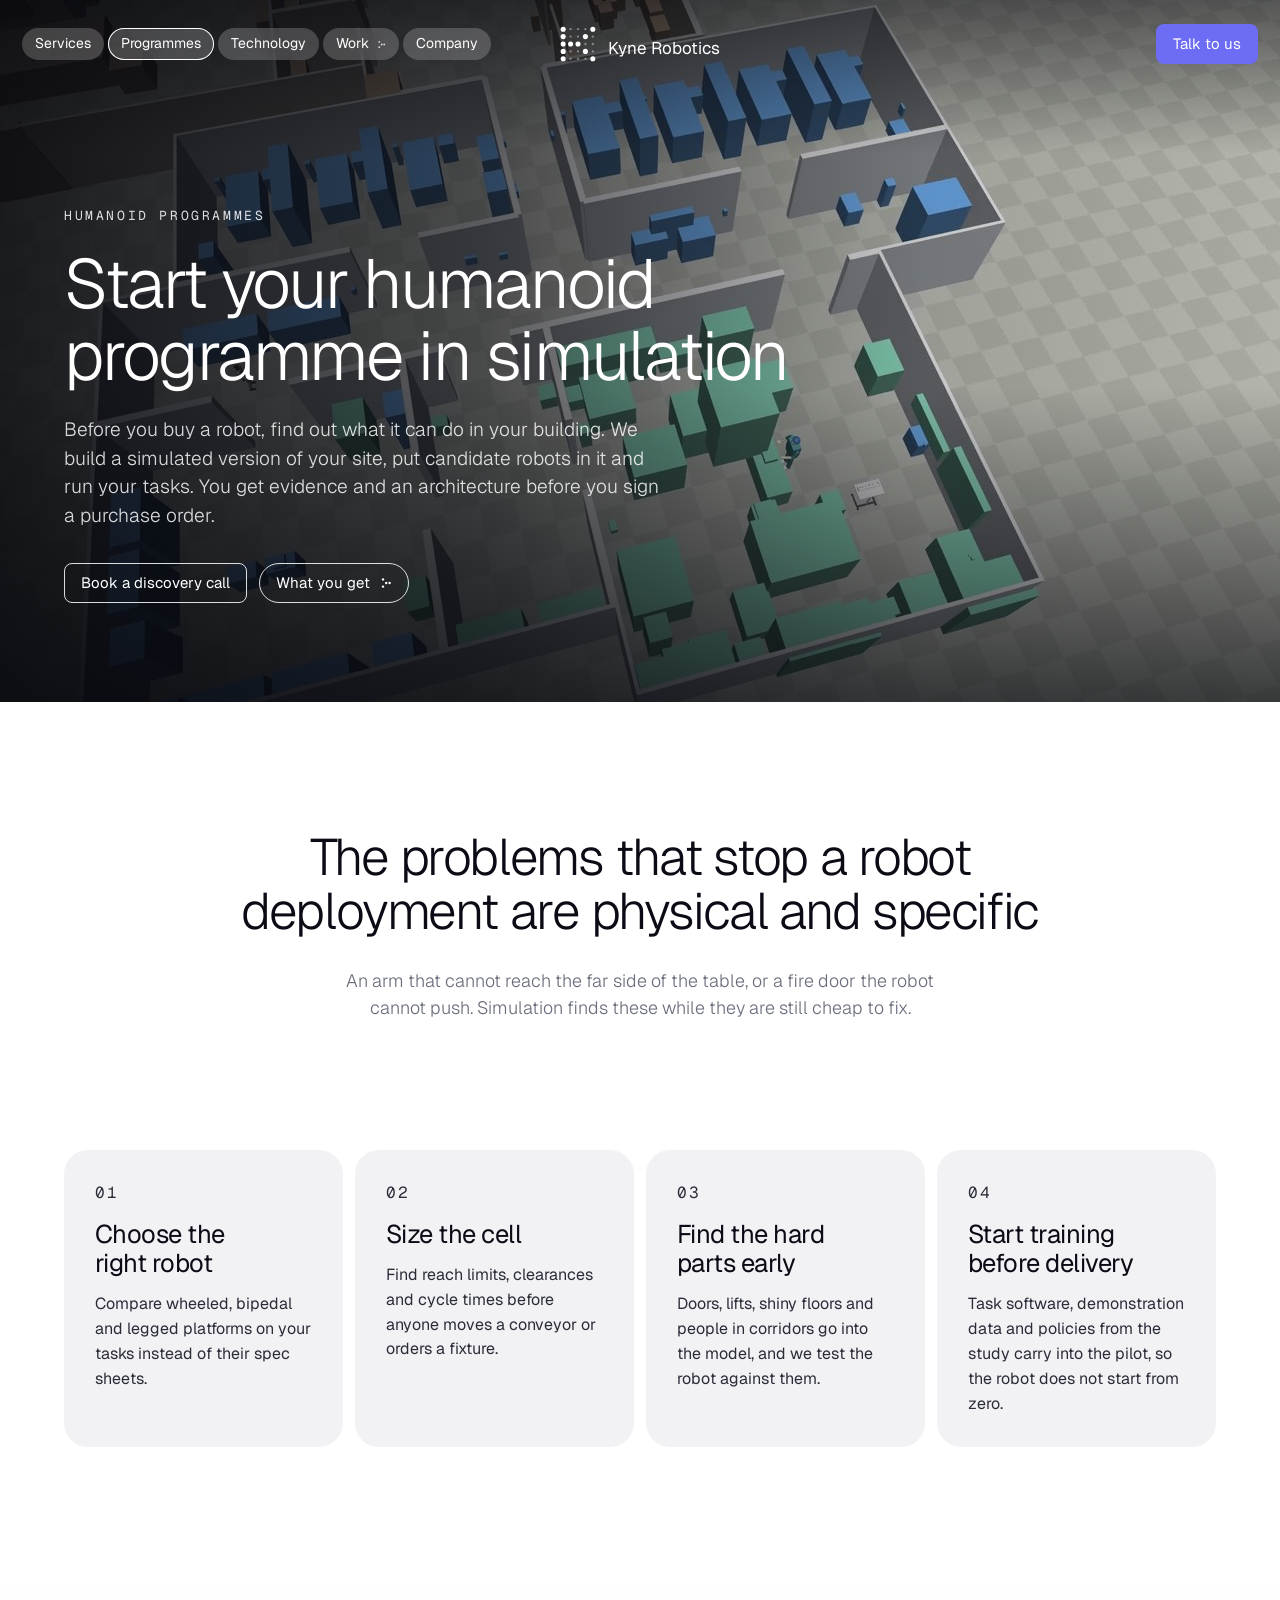
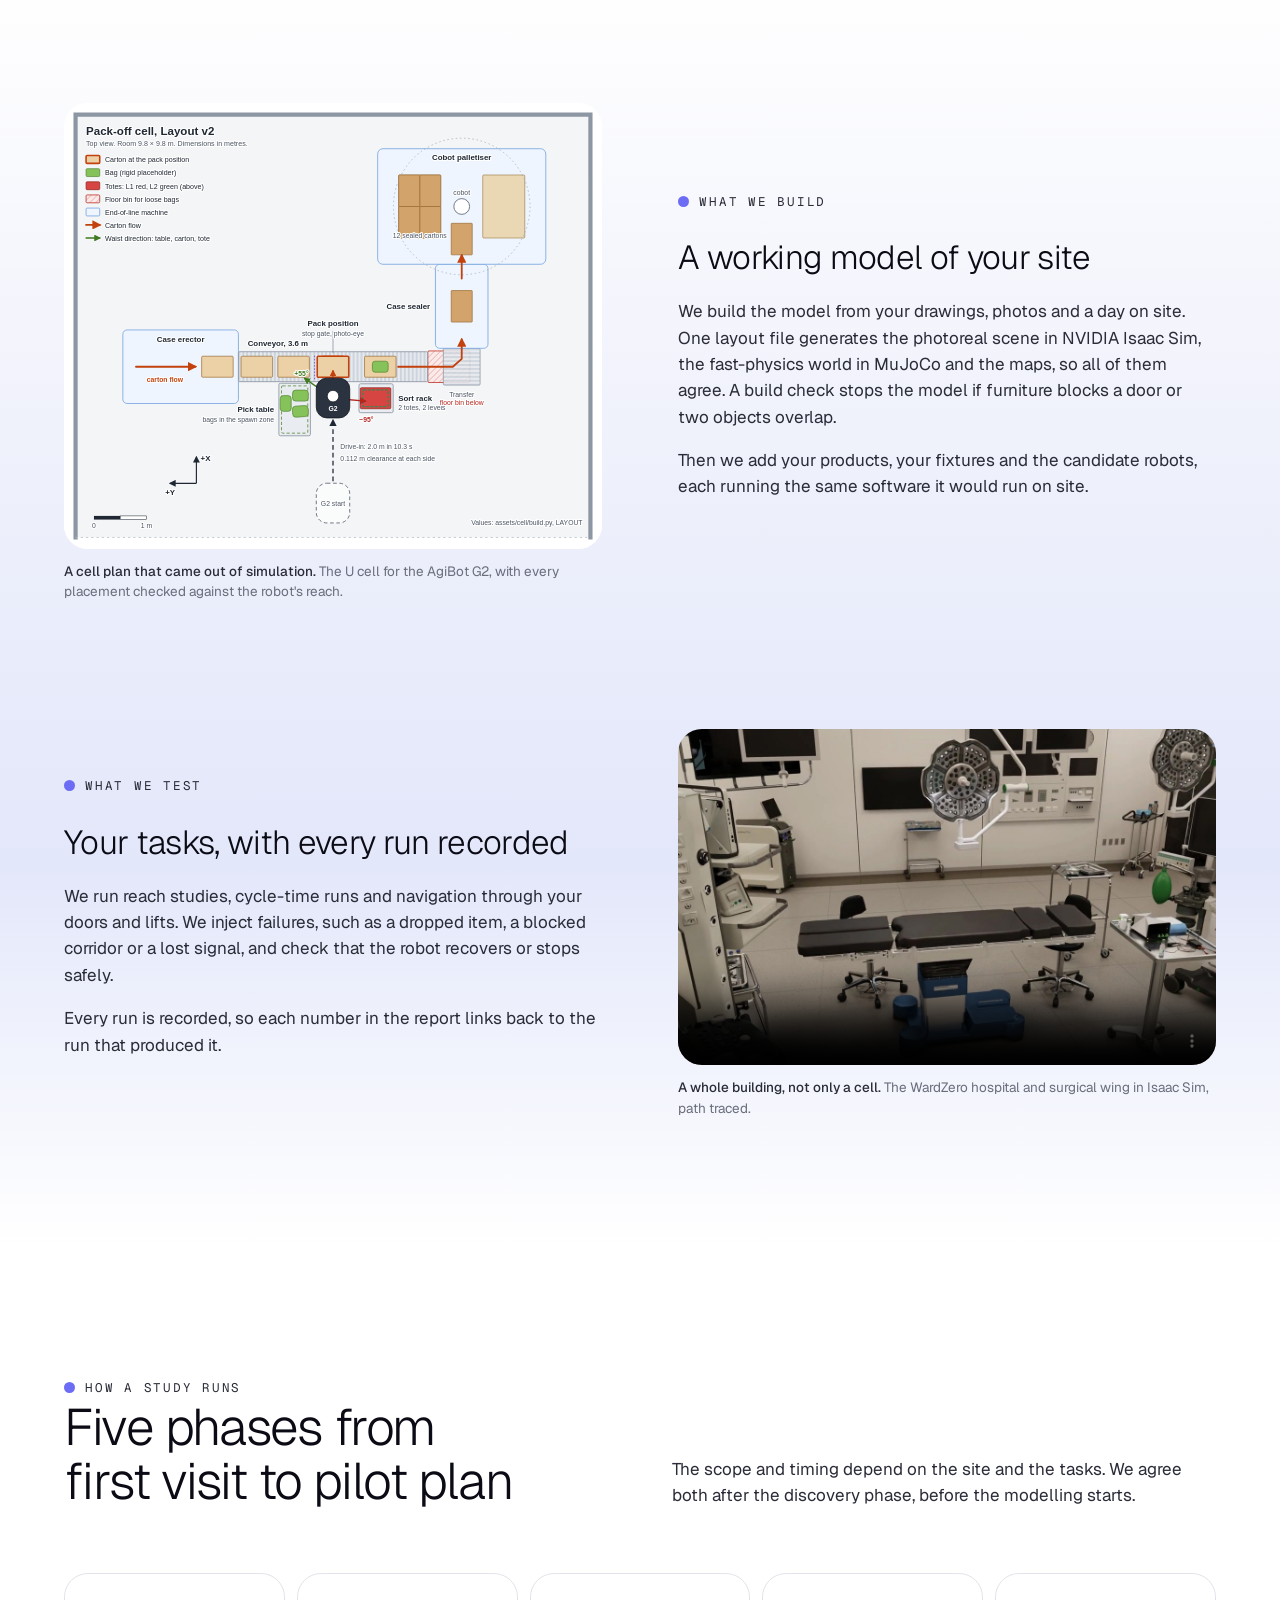
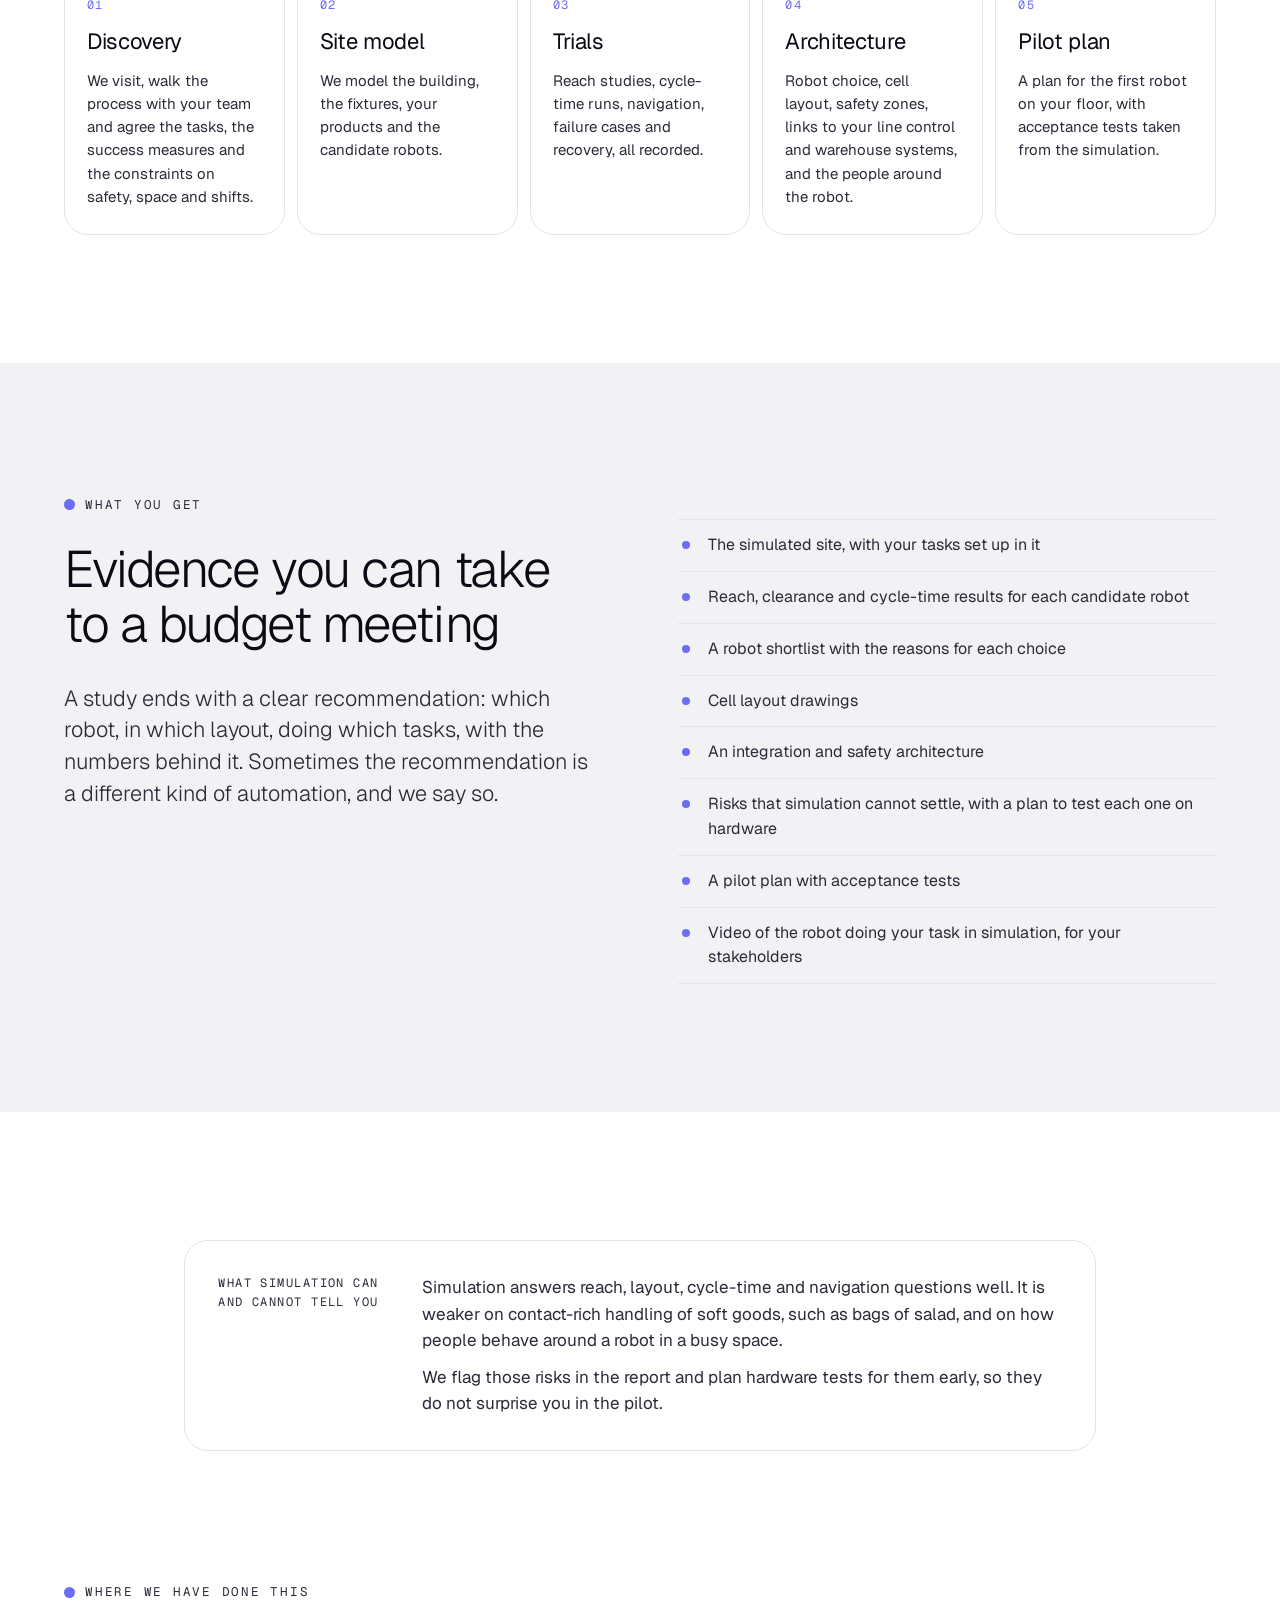
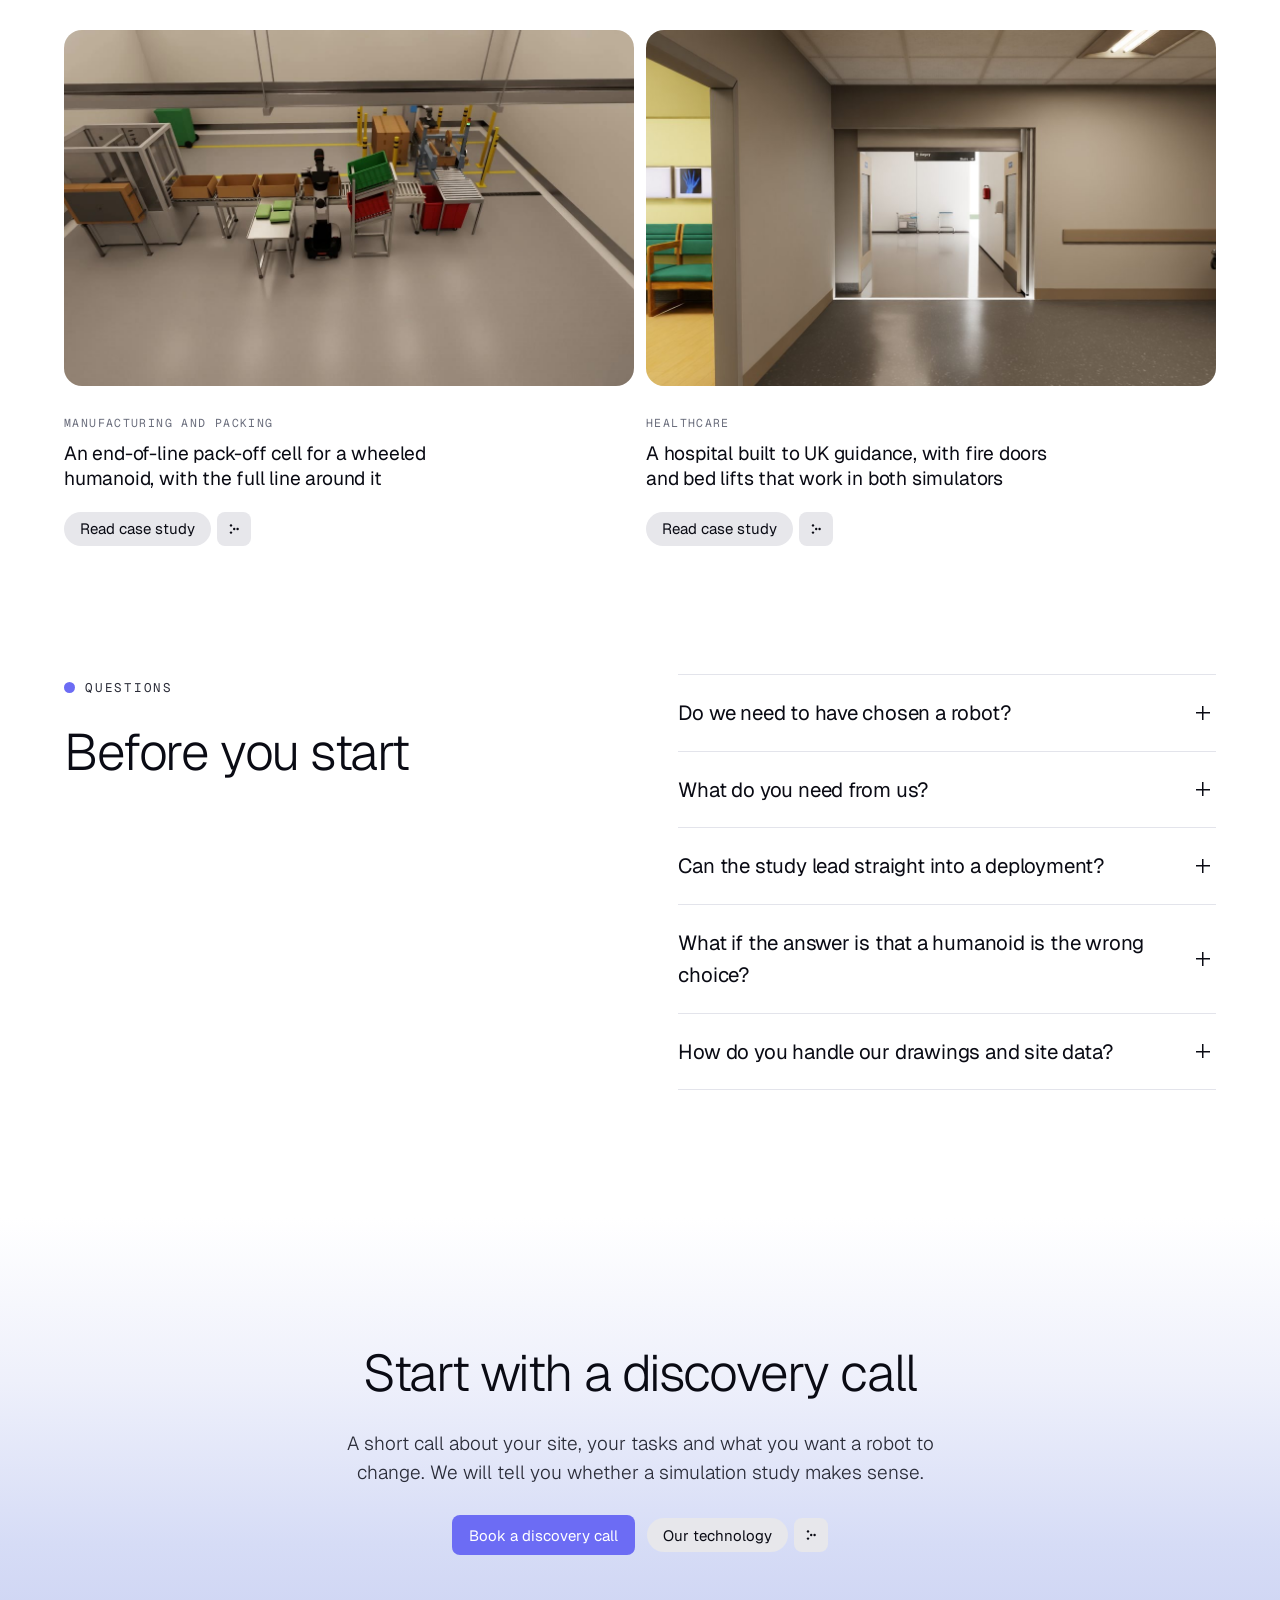
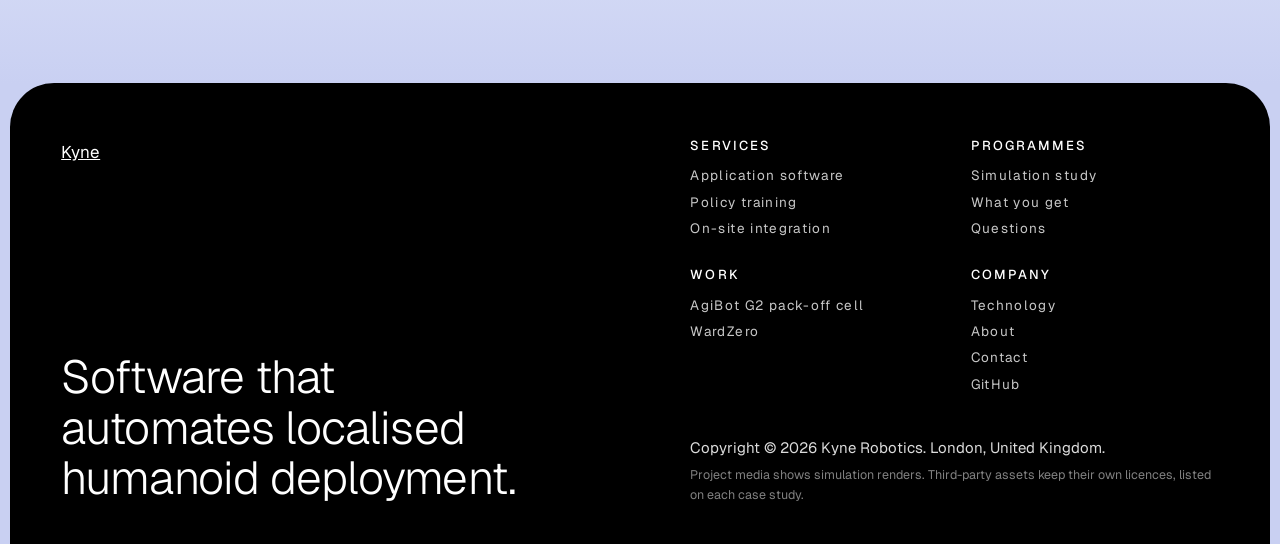
<file: programmes.html>
<!DOCTYPE html>
<html lang="en-GB">
<head>
  <meta charset="utf-8">
  <meta name="viewport" content="width=device-width, initial-scale=1">
  <title>Start a humanoid programme: Kyne Robotics</title>
  <meta name="description" content="Before you buy a humanoid, find out what it can do in your building. Kyne Robotics builds a simulated version of your site, tests candidate robots on your tasks and architects the deployment.">
  <meta property="og:title" content="Start a humanoid programme in simulation">
  <meta property="og:description" content="We build a simulated version of your site, test candidate robots on your tasks and architect the deployment before you buy hardware.">
  <meta property="og:type" content="website">
  <meta property="og:image" content="https://kynerobotics.com/assets/media/home/og.jpg">
  <meta property="og:url" content="https://kynerobotics.com/programmes.html">
  <link rel="canonical" href="https://kynerobotics.com/programmes.html">
  <meta name="twitter:card" content="summary_large_image">
  <meta name="theme-color" content="#07080d">
  <link rel="icon" href="assets/img/favicon.svg" type="image/svg+xml">
  <link rel="preconnect" href="https://fonts.googleapis.com">
  <link rel="preconnect" href="https://fonts.gstatic.com" crossorigin>
  <link href="https://fonts.googleapis.com/css2?family=Geist:wght@300;400;500&family=Geist+Mono:wght@400&display=swap" rel="stylesheet">
  <link rel="stylesheet" href="assets/css/site.css">
</head>
<body data-page="programmes">
<!-- @header -->
<a class="skip-link" href="#main">Skip to content</a>
<header class="site-header">
  <div class="nav-slot">
    <nav class="nav" aria-label="Main">
      <a class="nav__link" data-nav="services" href="services.html">Services</a>
      <a class="nav__link" data-nav="programmes" aria-current="page" href="programmes.html">Programmes</a>
      <a class="nav__link" data-nav="technology" href="technology.html">Technology</a>
      <div class="nav__item">
        <a class="nav__link" data-nav="work" href="work.html">Work <span class="dots" aria-hidden="true"></span></a>
        <div class="nav__menu">
          <a href="work-packoff-cell.html">AgiBot G2 pack-off cell<small>Manufacturing, end of line</small></a>
          <a href="work-wardzero.html">WardZero<small>Healthcare, simulated hospital</small></a>
          <a href="work.html">All work<small>Both projects and how they were built</small></a>
        </div>
      </div>
      <a class="nav__link" data-nav="company" href="company.html">Company</a>
    </nav>
  </div>
  <a class="brand" href="index.html" aria-label="Kyne Robotics home">
    <svg class="brand__mark" viewBox="0 0 34 34" fill="currentColor" aria-hidden="true" focusable="false"><circle cx="3" cy="3" r="2.4"/><circle cx="10" cy="3" r="1.1" opacity="0.4"/><circle cx="17" cy="3" r="1.1" opacity="0.4"/><circle cx="24" cy="3" r="1.1" opacity="0.4"/><circle cx="31" cy="3" r="2.4"/><circle cx="3" cy="10" r="2.4"/><circle cx="10" cy="10" r="1.1" opacity="0.4"/><circle cx="17" cy="10" r="1.1" opacity="0.4"/><circle cx="24" cy="10" r="2.4"/><circle cx="31" cy="10" r="1.1" opacity="0.4"/><circle cx="3" cy="17" r="2.4"/><circle cx="10" cy="17" r="2.4"/><circle cx="17" cy="17" r="2.4"/><circle cx="24" cy="17" r="1.1" opacity="0.4"/><circle cx="31" cy="17" r="1.1" opacity="0.4"/><circle cx="3" cy="24" r="2.4"/><circle cx="10" cy="24" r="1.1" opacity="0.4"/><circle cx="17" cy="24" r="1.1" opacity="0.4"/><circle cx="24" cy="24" r="2.4"/><circle cx="31" cy="24" r="1.1" opacity="0.4"/><circle cx="3" cy="31" r="2.4"/><circle cx="10" cy="31" r="1.1" opacity="0.4"/><circle cx="17" cy="31" r="1.1" opacity="0.4"/><circle cx="24" cy="31" r="1.1" opacity="0.4"/><circle cx="31" cy="31" r="2.4"/></svg>
    <span class="brand__word" aria-hidden="true">Kyne Robotics</span>
  </a>
  <div class="header-cta">
    <a class="btn btn--accent" href="contact.html">Talk to us</a>
    <button class="menu-toggle" type="button" data-menu-open aria-expanded="false" aria-controls="mobile-menu">
      <span class="menu-toggle__bars" aria-hidden="true"></span>Menu
    </button>
  </div>
</header>
<div class="mobile-menu" id="mobile-menu" aria-hidden="true" role="dialog" aria-modal="true" aria-label="Menu">
  <div class="mobile-menu__top">
    <a class="brand" href="index.html" aria-label="Kyne Robotics home">
      <svg class="brand__mark" viewBox="0 0 34 34" fill="currentColor" aria-hidden="true" focusable="false"><circle cx="3" cy="3" r="2.4"/><circle cx="10" cy="3" r="1.1" opacity="0.4"/><circle cx="17" cy="3" r="1.1" opacity="0.4"/><circle cx="24" cy="3" r="1.1" opacity="0.4"/><circle cx="31" cy="3" r="2.4"/><circle cx="3" cy="10" r="2.4"/><circle cx="10" cy="10" r="1.1" opacity="0.4"/><circle cx="17" cy="10" r="1.1" opacity="0.4"/><circle cx="24" cy="10" r="2.4"/><circle cx="31" cy="10" r="1.1" opacity="0.4"/><circle cx="3" cy="17" r="2.4"/><circle cx="10" cy="17" r="2.4"/><circle cx="17" cy="17" r="2.4"/><circle cx="24" cy="17" r="1.1" opacity="0.4"/><circle cx="31" cy="17" r="1.1" opacity="0.4"/><circle cx="3" cy="24" r="2.4"/><circle cx="10" cy="24" r="1.1" opacity="0.4"/><circle cx="17" cy="24" r="1.1" opacity="0.4"/><circle cx="24" cy="24" r="2.4"/><circle cx="31" cy="24" r="1.1" opacity="0.4"/><circle cx="3" cy="31" r="2.4"/><circle cx="10" cy="31" r="1.1" opacity="0.4"/><circle cx="17" cy="31" r="1.1" opacity="0.4"/><circle cx="24" cy="31" r="1.1" opacity="0.4"/><circle cx="31" cy="31" r="2.4"/></svg>
      <span class="brand__word" aria-hidden="true">Kyne Robotics</span>
    </a>
    <button class="mobile-menu__close" type="button" data-menu-close>Close</button>
  </div>
  <nav aria-label="Mobile">
    <a href="services.html">Services</a>
    <a href="programmes.html">Programmes</a>
    <a href="technology.html">Technology</a>
    <a href="work.html">Work</a>
    <a class="sub" href="work-packoff-cell.html">AgiBot G2 pack-off cell</a>
    <a class="sub" href="work-wardzero.html">WardZero</a>
    <a href="company.html">Company</a>
  </nav>
  <a class="btn btn--accent" href="contact.html">Talk to us</a>
</div>
<!-- /@header -->

<main id="main">

  <section class="hero hero--sub" aria-labelledby="hero-title">
    <div class="hero__media"><img src="assets/media/wardzero/03_mujoco_world.jpg" alt=""></div>
    <div class="hero__inner">
      <div class="wrap">
        <div class="hero__content">
          <p class="eyebrow eyebrow--plain eyebrow--light">Humanoid programmes</p>
          <h1 class="display" id="hero-title">Start your humanoid programme in simulation</h1>
          <p class="hero__lead">Before you buy a robot, find out what it can do in your building. We build a simulated version of your site, put candidate robots in it and run your tasks. You get evidence and an architecture before you sign a purchase order.</p>
          <div class="actions">
            <a class="btn btn--outline" href="contact.html">Book a discovery call</a>
            <a class="btn btn--outline btn--round" href="#deliverables">What you get <span class="dots" aria-hidden="true"></span></a>
          </div>
        </div>
      </div>
    </div>
  </section>

  <section class="section" aria-labelledby="why-title">
    <div class="wrap">
      <div class="statement" data-reveal>
        <h2 class="h2" id="why-title">The problems that stop a robot deployment are physical and specific</h2>
        <p>An arm that cannot reach the far side of the table, or a fire door the robot cannot push. Simulation finds these while they are still cheap to fix.</p>
      </div>
    </div>
  </section>

  <section class="section" style="padding-top:0" aria-labelledby="reasons-title">
    <div class="wrap">
      <h2 class="visually-hidden" id="reasons-title">Why start in simulation</h2>
      <div class="grid-4">
        <article class="info-card" data-reveal>
          <p class="info-card__num">01</p>
          <h3>Choose the right robot</h3>
          <p>Compare wheeled, bipedal and legged platforms on your tasks instead of their spec sheets.</p>
        </article>
        <article class="info-card" data-reveal>
          <p class="info-card__num">02</p>
          <h3>Size the cell</h3>
          <p>Find reach limits, clearances and cycle times before anyone moves a conveyor or orders a fixture.</p>
        </article>
        <article class="info-card" data-reveal>
          <p class="info-card__num">03</p>
          <h3>Find the hard parts early</h3>
          <p>Doors, lifts, shiny floors and people in corridors go into the model, and we test the robot against them.</p>
        </article>
        <article class="info-card" data-reveal>
          <p class="info-card__num">04</p>
          <h3>Start training before delivery</h3>
          <p>Task software, demonstration data and policies from the study carry into the pilot, so the robot does not start from zero.</p>
        </article>
      </div>
    </div>
  </section>

  <section class="section section--wash-soft" id="study" aria-labelledby="twin-title">
    <div class="wrap">
      <div class="split">
        <figure class="split__media" data-reveal>
          <div class="media"><img src="assets/media/packoff/cell_plan.svg" alt="Top view of the U-shaped pack-off cell. The G2 drives 2.0 m into the U. The pick table is on its left, the conveyor with the carton in front and the sort rack on its right. Downstream are a case erector, a drop gap with a floor bin, a right-angle transfer, a case sealer and a palletiser." loading="lazy" style="background:#fff"></div>
          <figcaption><strong>A cell plan that came out of simulation.</strong> The U cell for the AgiBot G2, with every placement checked against the robot's reach.</figcaption>
        </figure>
        <div class="split__body" data-reveal>
          <p class="eyebrow">What we build</p>
          <h2 class="h3" id="twin-title">A working model of your site</h2>
          <p>We build the model from your drawings, photos and a day on site. One layout file generates the photoreal scene in NVIDIA Isaac Sim, the fast-physics world in MuJoCo and the maps, so all of them agree. A build check stops the model if furniture blocks a door or two objects overlap.</p>
          <p>Then we add your products, your fixtures and the candidate robots, each running the same software it would run on site.</p>
        </div>
      </div>
      <div class="split split--flip">
        <figure class="split__media" data-reveal>
          <div class="media media--cover">
            <video data-autoplay muted loop playsinline controls preload="none" poster="assets/media/wardzero/01_hospital_environment.jpg" aria-label="A camera moves through the simulated hospital: corridors, pre-operative bays, a sterile store, a scrub room and an operating theatre">
              <source src="assets/media/wardzero/01_hospital_environment.mp4" type="video/mp4">
            </video>
          </div>
          <figcaption><strong>A whole building, not only a cell.</strong> The WardZero hospital and surgical wing in Isaac Sim, path traced.</figcaption>
        </figure>
        <div class="split__body" data-reveal>
          <p class="eyebrow">What we test</p>
          <h2 class="h3">Your tasks, with every run recorded</h2>
          <p>We run reach studies, cycle-time runs and navigation through your doors and lifts. We inject failures, such as a dropped item, a blocked corridor or a lost signal, and check that the robot recovers or stops safely.</p>
          <p>Every run is recorded, so each number in the report links back to the run that produced it.</p>
        </div>
      </div>
    </div>
  </section>

  <section class="section" aria-labelledby="phases-title">
    <div class="wrap">
      <div class="section-head">
        <div>
          <p class="eyebrow">How a study runs</p>
          <h2 class="h2" id="phases-title">Five phases from first visit to pilot plan</h2>
        </div>
        <p>The scope and timing depend on the site and the tasks. We agree both after the discovery phase, before the modelling starts.</p>
      </div>
      <ol class="steps">
        <li class="step" data-reveal><span class="step__num">01</span><span class="step__title">Discovery</span><p>We visit, walk the process with your team and agree the tasks, the success measures and the constraints on safety, space and shifts.</p></li>
        <li class="step" data-reveal><span class="step__num">02</span><span class="step__title">Site model</span><p>We model the building, the fixtures, your products and the candidate robots.</p></li>
        <li class="step" data-reveal><span class="step__num">03</span><span class="step__title">Trials</span><p>Reach studies, cycle-time runs, navigation, failure cases and recovery, all recorded.</p></li>
        <li class="step" data-reveal><span class="step__num">04</span><span class="step__title">Architecture</span><p>Robot choice, cell layout, safety zones, links to your line control and warehouse systems, and the people around the robot.</p></li>
        <li class="step" data-reveal><span class="step__num">05</span><span class="step__title">Pilot plan</span><p>A plan for the first robot on your floor, with acceptance tests taken from the simulation.</p></li>
      </ol>
    </div>
  </section>

  <section class="section section--surface" id="deliverables" aria-labelledby="deliverables-title">
    <div class="wrap">
      <div class="split split--top">
        <div data-reveal>
          <p class="eyebrow">What you get</p>
          <h2 class="h2" id="deliverables-title">Evidence you can take to a budget meeting</h2>
          <p class="lead mt-m">A study ends with a clear recommendation: which robot, in which layout, doing which tasks, with the numbers behind it. Sometimes the recommendation is a different kind of automation, and we say so.</p>
        </div>
        <ul class="checklist" data-reveal>
          <li>The simulated site, with your tasks set up in it</li>
          <li>Reach, clearance and cycle-time results for each candidate robot</li>
          <li>A robot shortlist with the reasons for each choice</li>
          <li>Cell layout drawings</li>
          <li>An integration and safety architecture</li>
          <li>Risks that simulation cannot settle, with a plan to test each one on hardware</li>
          <li>A pilot plan with acceptance tests</li>
          <li>Video of the robot doing your task in simulation, for your stakeholders</li>
        </ul>
      </div>
    </div>
  </section>

  <section class="section" aria-labelledby="limits-title">
    <div class="wrap wrap--narrow">
      <div class="status-box" data-reveal>
        <p class="status-box__label" id="limits-title">What simulation can and cannot tell you</p>
        <div>
          <p>Simulation answers reach, layout, cycle-time and navigation questions well. It is weaker on contact-rich handling of soft goods, such as bags of salad, and on how people behave around a robot in a busy space.</p>
          <p>We flag those risks in the report and plan hardware tests for them early, so they do not surprise you in the pilot.</p>
        </div>
      </div>
    </div>
  </section>

  <section class="section" style="padding-top:0" aria-labelledby="fit-title">
    <div class="wrap">
      <p class="eyebrow" id="fit-title">Where we have done this</p>
      <div class="grid-2">
        <a class="case-card" href="work-packoff-cell.html" data-reveal>
          <div class="case-card__media" style="aspect-ratio:16/10"><img src="assets/media/packoff/01_packing_overview.jpg" alt="The AgiBot G2 in the U-shaped pack-off cell, seen from above" loading="lazy"></div>
          <div>
            <p class="case-card__tag">Manufacturing and packing</p>
            <h3 class="case-card__title">An end-of-line pack-off cell for a wheeled humanoid, with the full line around it</h3>
            <span class="pill-link"><span class="pill-link__label">Read case study</span><span class="pill-link__icon"><span class="dots" aria-hidden="true"></span></span></span>
          </div>
        </a>
        <a class="case-card" href="work-wardzero.html" data-reveal>
          <div class="case-card__media" style="aspect-ratio:16/10"><img src="assets/media/wardzero/Cam_HospitalToWing.jpg" alt="The link corridor between the hospital and the surgical wing in WardZero" loading="lazy"></div>
          <div>
            <p class="case-card__tag">Healthcare</p>
            <h3 class="case-card__title">A hospital built to UK guidance, with fire doors and bed lifts that work in both simulators</h3>
            <span class="pill-link"><span class="pill-link__label">Read case study</span><span class="pill-link__icon"><span class="dots" aria-hidden="true"></span></span></span>
          </div>
        </a>
      </div>
    </div>
  </section>

  <section class="section" id="faq" style="padding-top:0" aria-labelledby="faq-title">
    <div class="wrap">
      <div class="split split--top">
        <div>
          <p class="eyebrow">Questions</p>
          <h2 class="h2" id="faq-title">Before you start</h2>
        </div>
        <div class="faq" data-reveal>
          <details>
            <summary>Do we need to have chosen a robot?</summary>
            <p>No. Choosing the robot is part of the study. We work with off-the-shelf humanoids from several manufacturers, including Unitree and AgiBot, and compare them on your tasks.</p>
          </details>
          <details>
            <summary>What do you need from us?</summary>
            <p>Floor plans or drawings, photos of the area, samples or specifications of the products the robot will handle, a description of the process and a day on site with the people who run it.</p>
          </details>
          <details>
            <summary>Can the study lead straight into a deployment?</summary>
            <p>Yes. Our deployment software carries the site model, the task software and the training data straight into the pilot, all built on the robot’s real interface from the start.</p>
          </details>
          <details>
            <summary>What if the answer is that a humanoid is the wrong choice?</summary>
            <p>Then the report says so, and says what would work better. A clear no early on is a good outcome for a study.</p>
          </details>
          <details>
            <summary>How do you handle our drawings and site data?</summary>
            <p>We treat them as confidential and agree terms with you before the study starts.</p>
          </details>
        </div>
      </div>
    </div>
  </section>

  <section class="section section--wash-end cta-band" aria-labelledby="cta-title">
    <div class="wrap">
      <h2 class="h2" id="cta-title" data-reveal>Start with a discovery call</h2>
      <p data-reveal>A short call about your site, your tasks and what you want a robot to change. We will tell you whether a simulation study makes sense.</p>
      <div class="actions" data-reveal>
        <a class="btn btn--accent" href="contact.html">Book a discovery call</a>
        <a class="pill-link" href="technology.html"><span class="pill-link__label">Our technology</span><span class="pill-link__icon"><span class="dots" aria-hidden="true"></span></span></a>
      </div>
    </div>
  </section>

</main>

<!-- @footer -->
<footer class="site-footer">
  <div class="site-footer__inner">
    <div class="site-footer__left">
      <a class="site-footer__word" href="index.html">Kyne</a>
      <p class="site-footer__line">Software that automates localised humanoid deployment.</p>
    </div>
    <div class="site-footer__right">
      <div class="footer-cols">
        <div>
          <h2><a href="services.html">Services</a></h2>
          <ul>
            <li><a href="services.html#applications">Application software</a></li>
            <li><a href="services.html#policies">Policy training</a></li>
            <li><a href="services.html#integration">On-site integration</a></li>
          </ul>
        </div>
        <div>
          <h2><a href="programmes.html">Programmes</a></h2>
          <ul>
            <li><a href="programmes.html#study">Simulation study</a></li>
            <li><a href="programmes.html#deliverables">What you get</a></li>
            <li><a href="programmes.html#faq">Questions</a></li>
          </ul>
        </div>
        <div>
          <h2><a href="work.html">Work</a></h2>
          <ul>
            <li><a href="work-packoff-cell.html">AgiBot G2 pack-off cell</a></li>
            <li><a href="work-wardzero.html">WardZero</a></li>
          </ul>
        </div>
        <div>
          <h2><a href="company.html">Company</a></h2>
          <ul>
            <li><a href="technology.html">Technology</a></li>
            <li><a href="company.html">About</a></li>
            <li><a href="contact.html">Contact</a></li>
            <li><a href="https://github.com/Bkrakshith">GitHub</a></li>
          </ul>
        </div>
      </div>
      <p class="site-footer__legal">Copyright &copy; 2026 Kyne Robotics. London, United Kingdom.
        <span>Project media shows simulation renders. Third-party assets keep their own licences, listed on each case study.</span></p>
    </div>
  </div>
</footer>
<script src="assets/js/site.js" defer></script>
<!-- /@footer -->
</body>
</html>
</file>
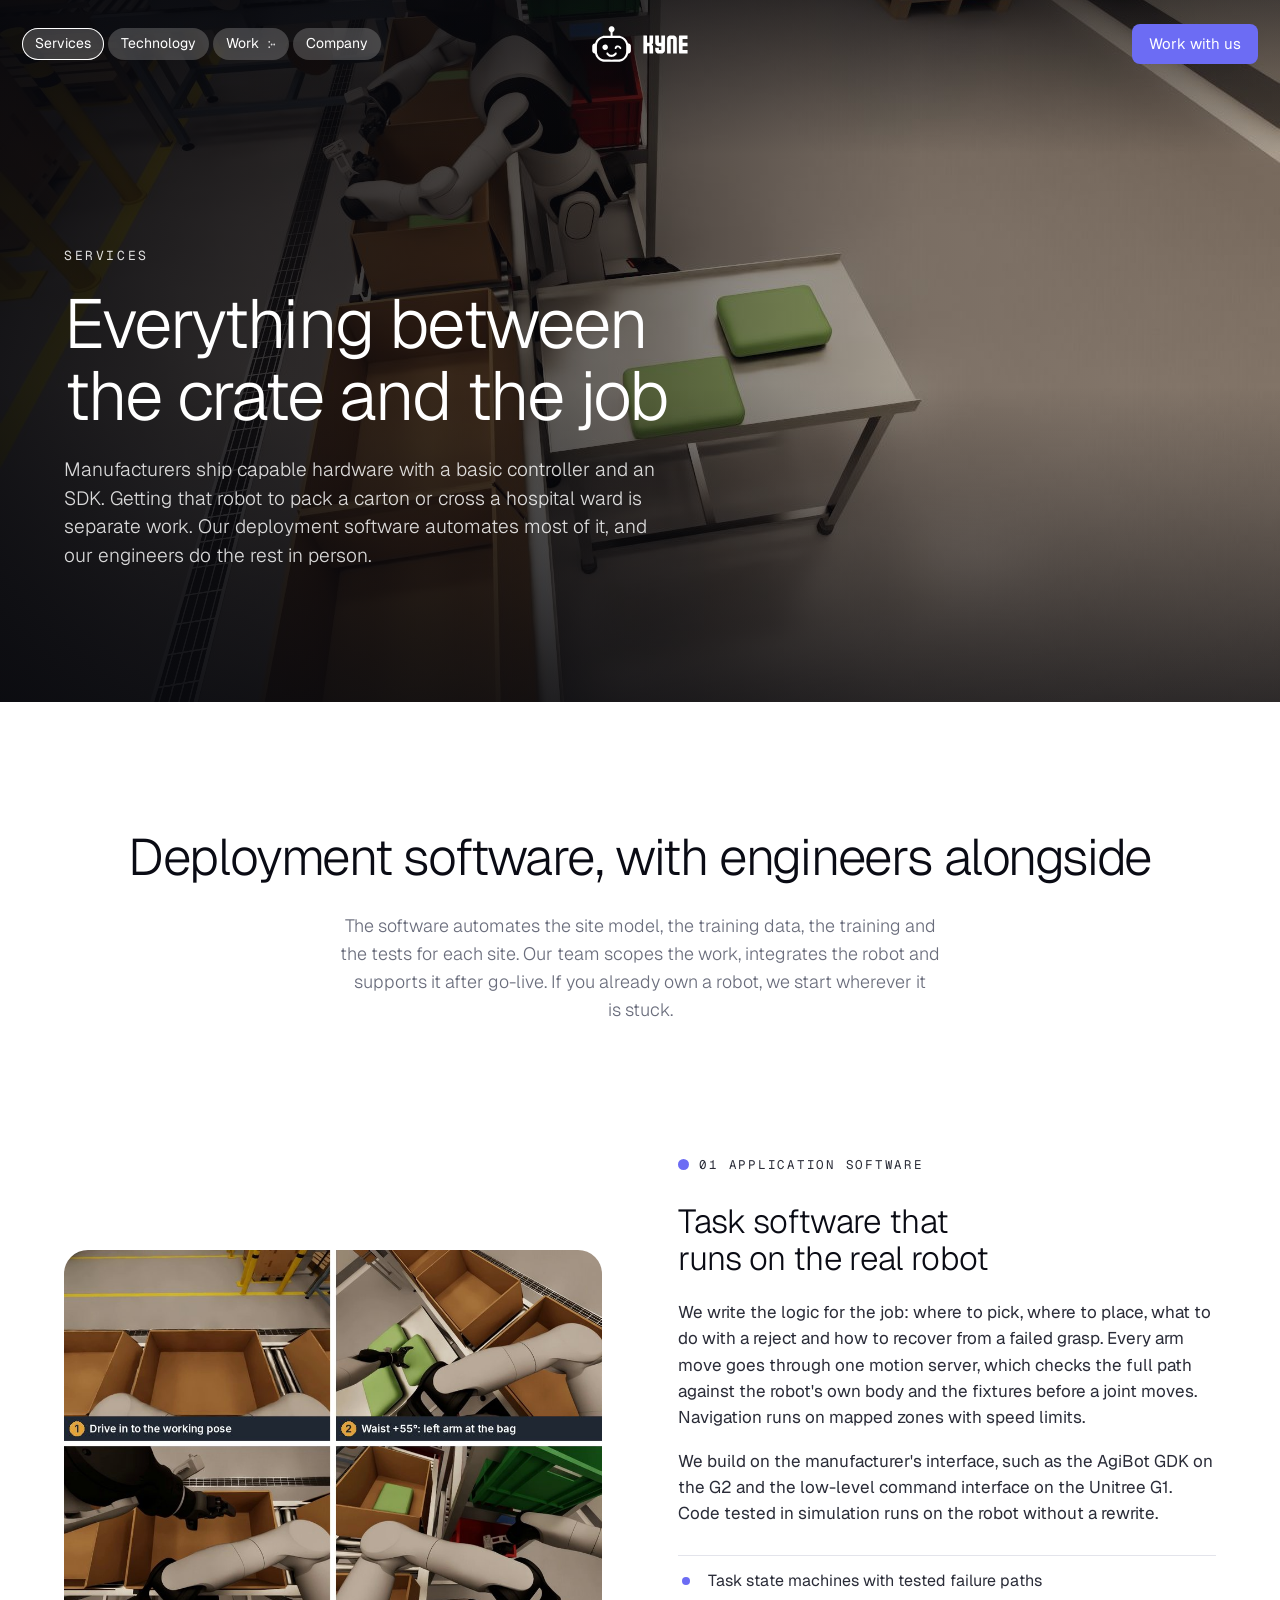
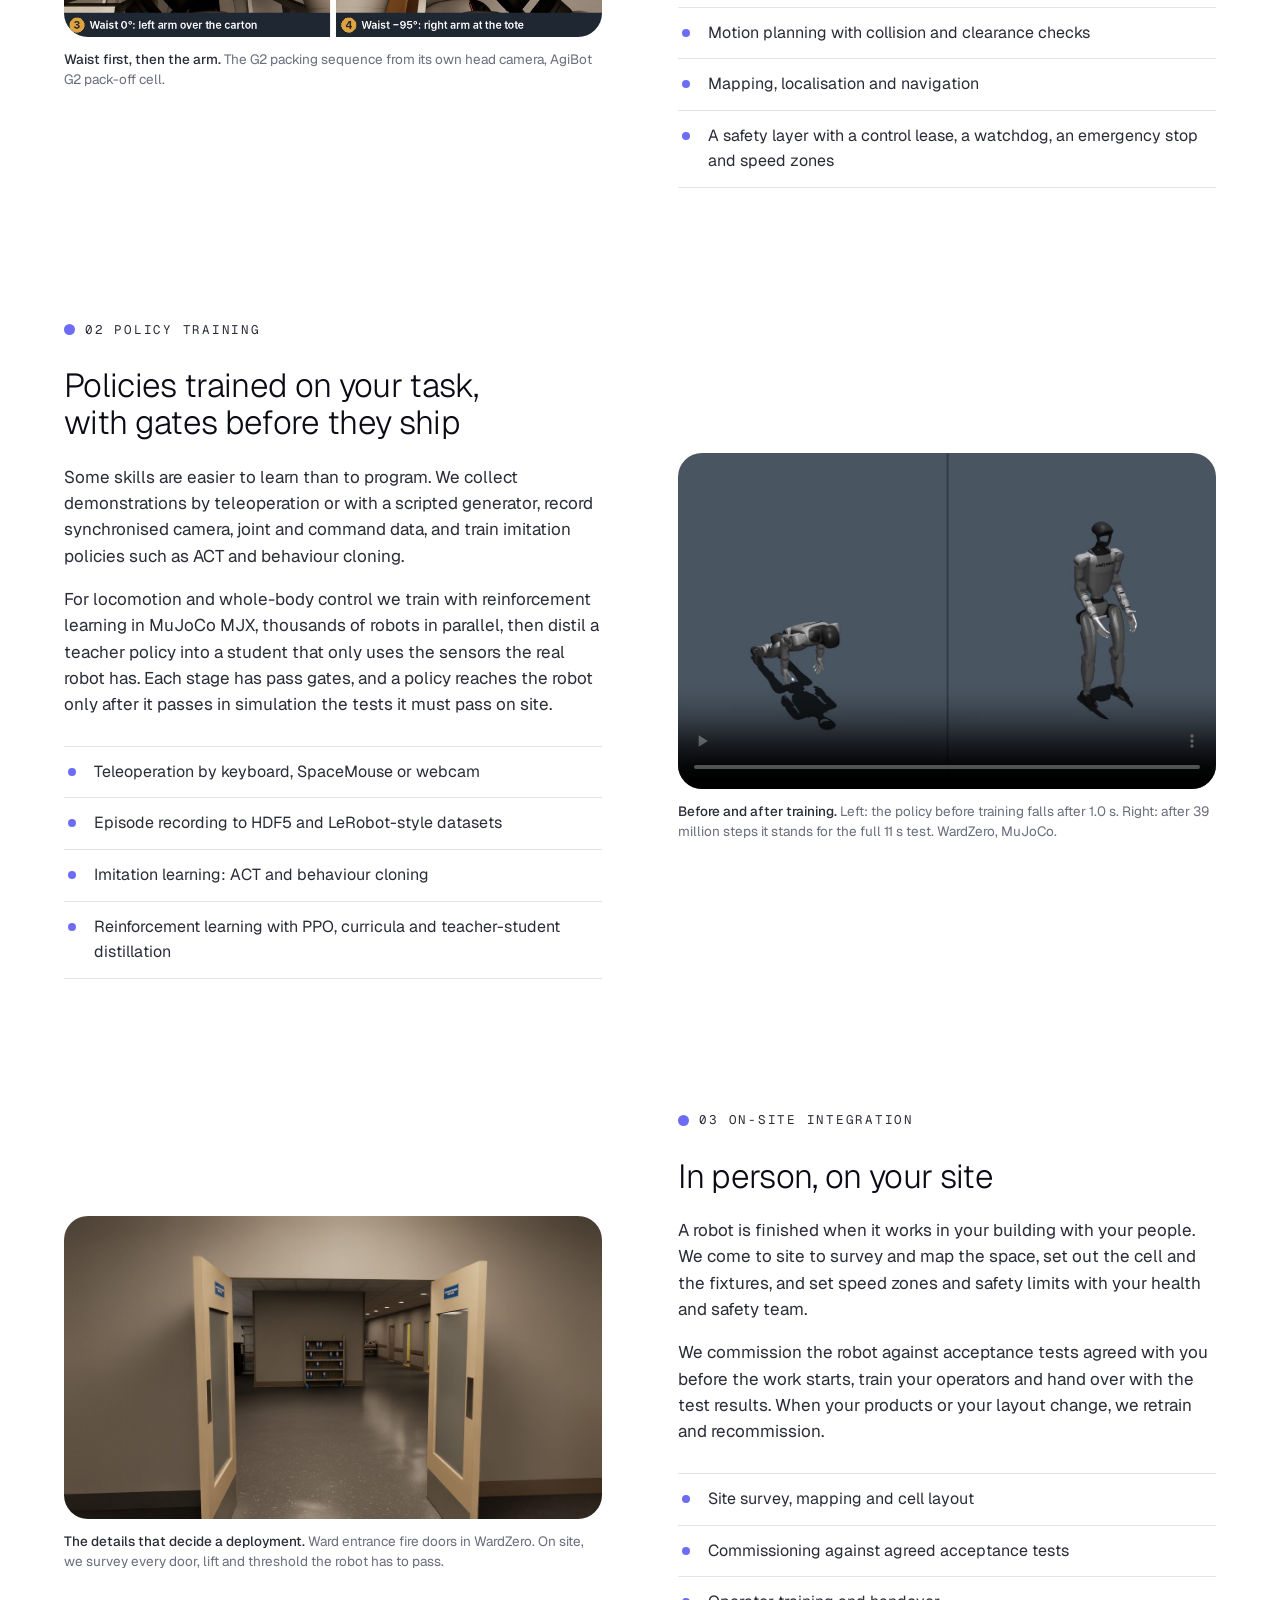
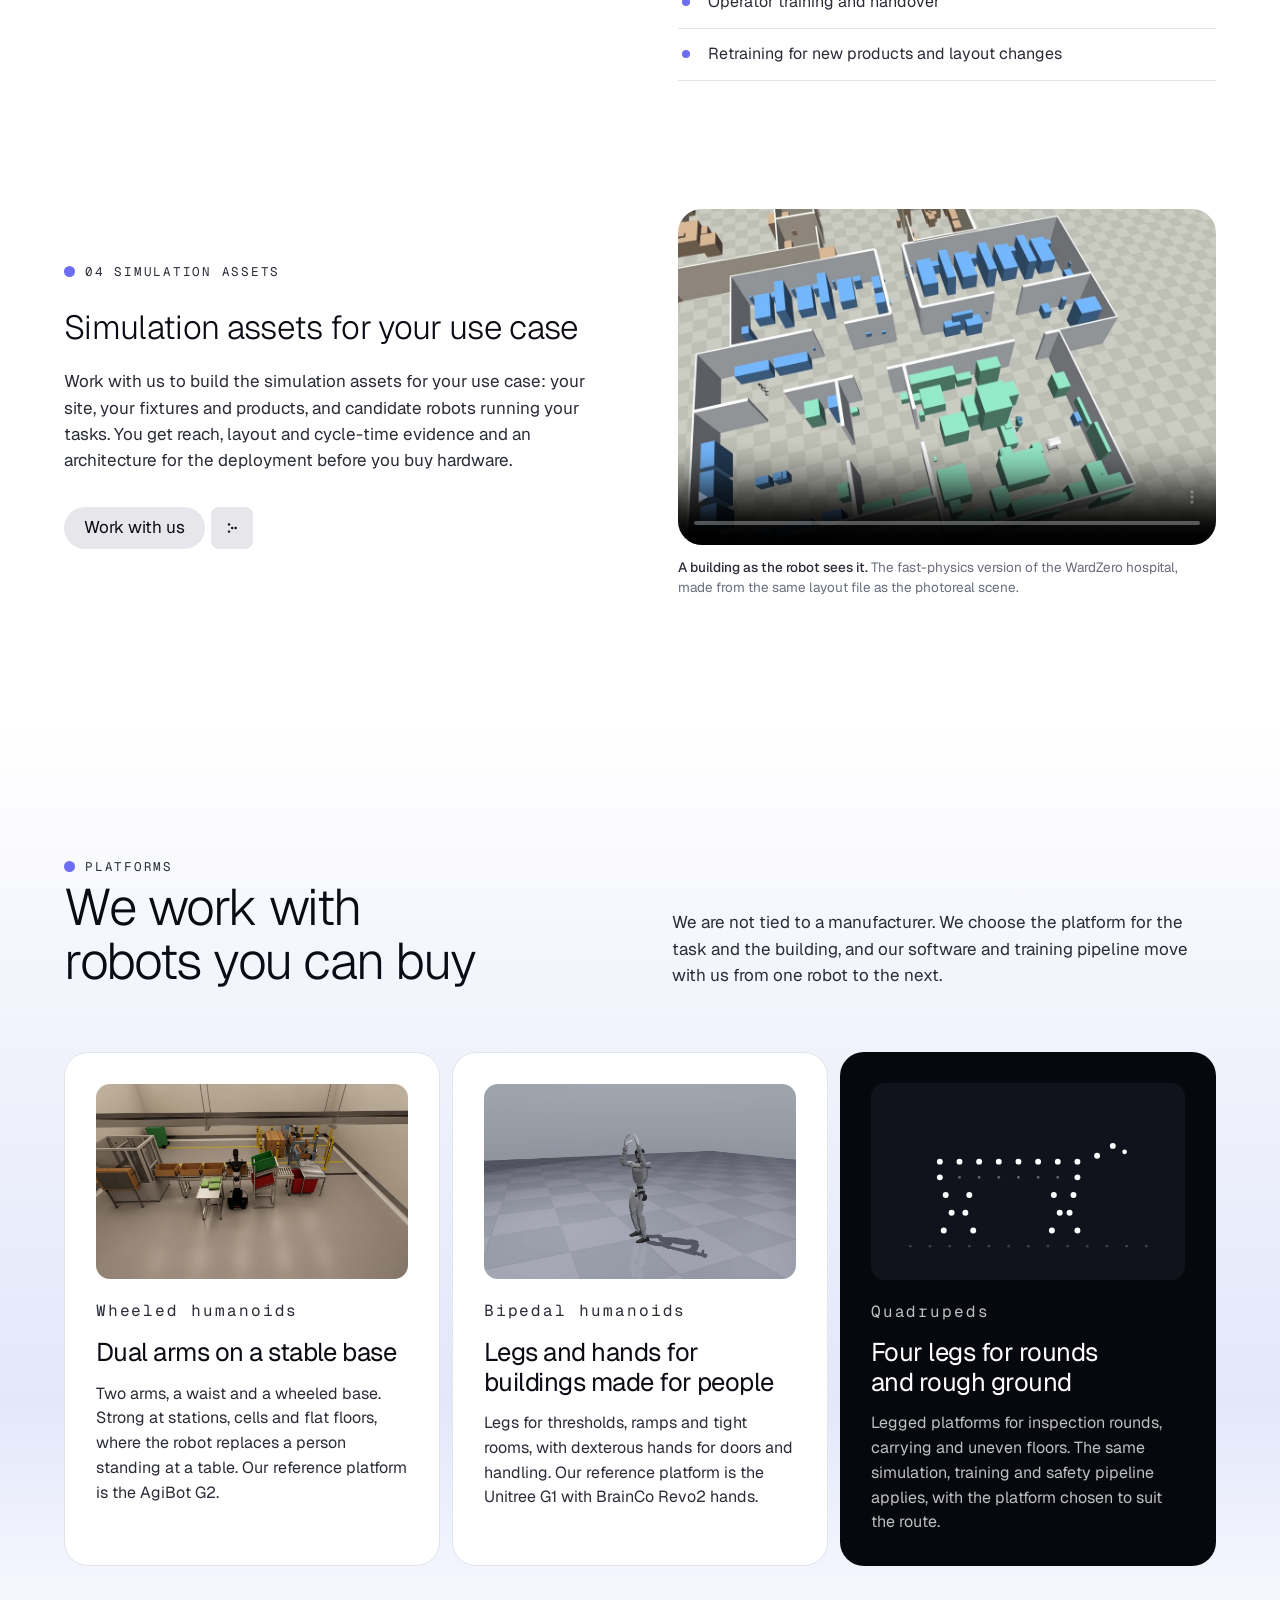
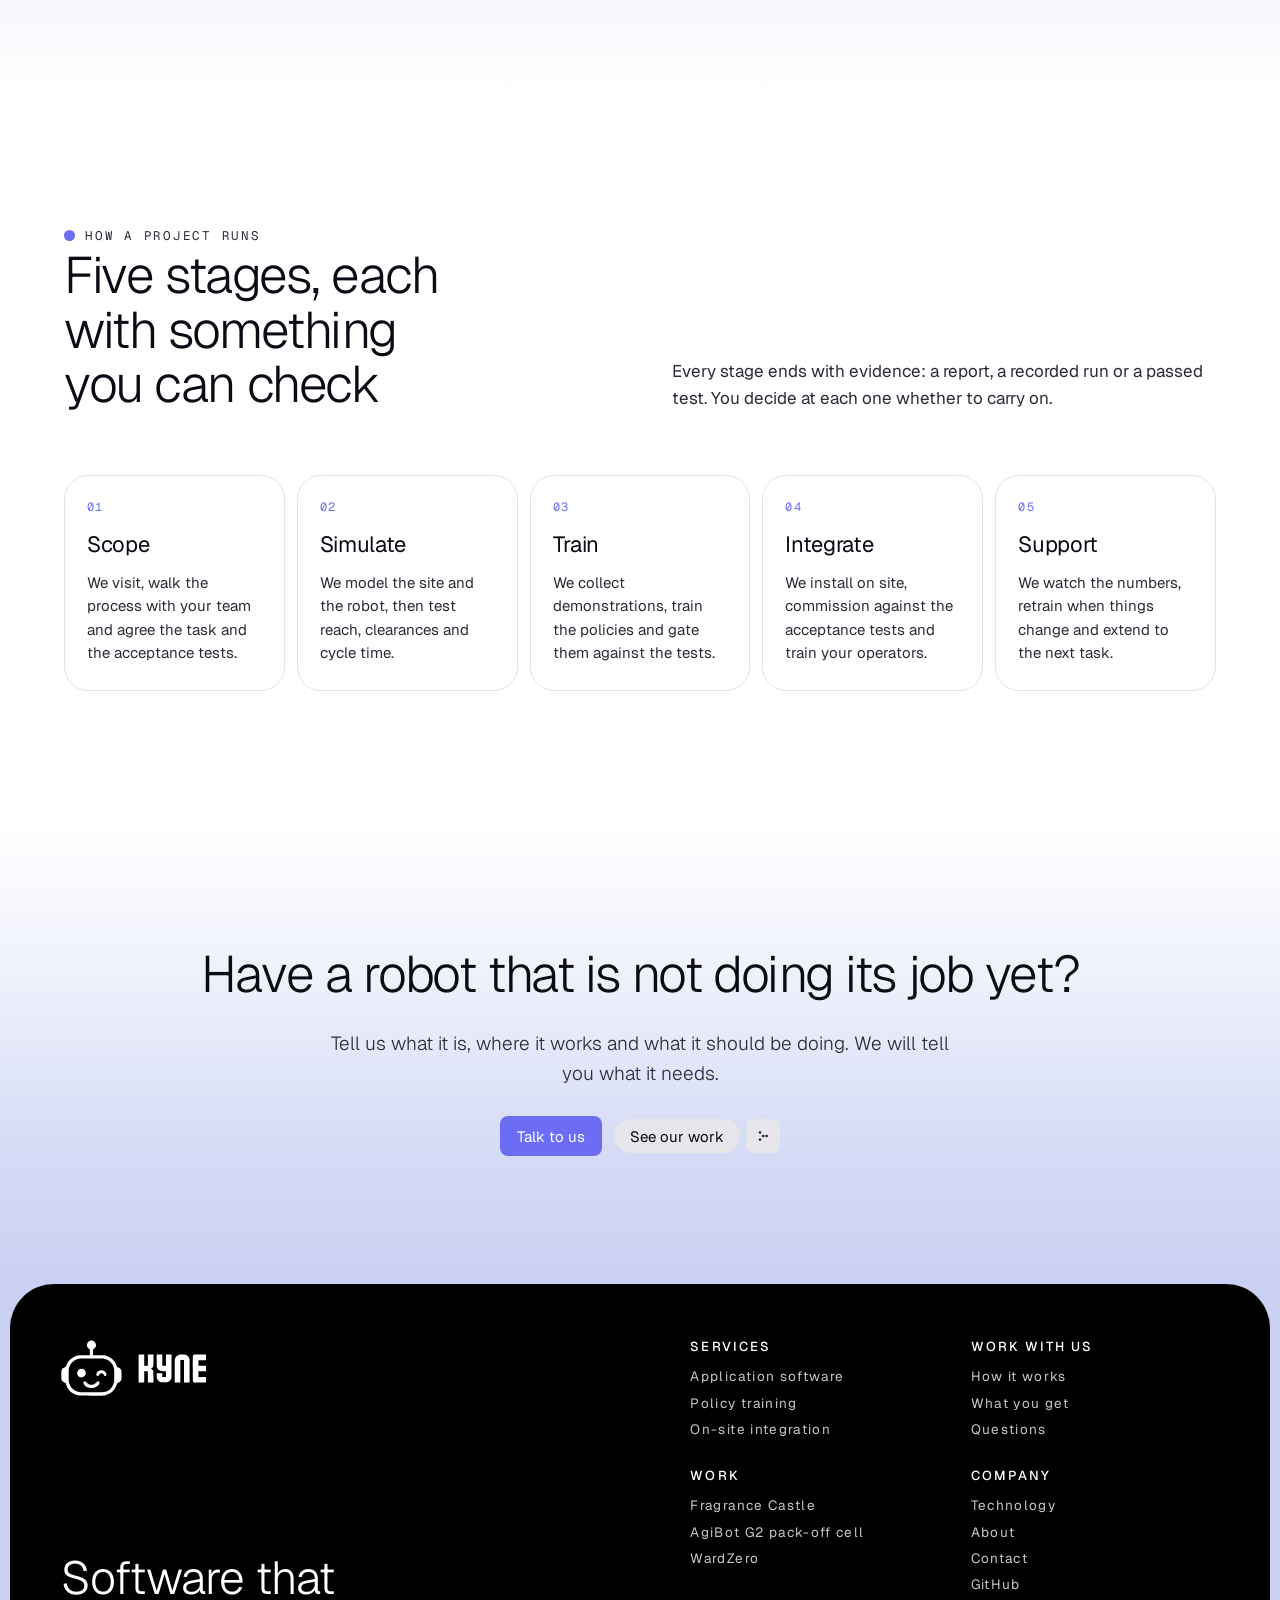
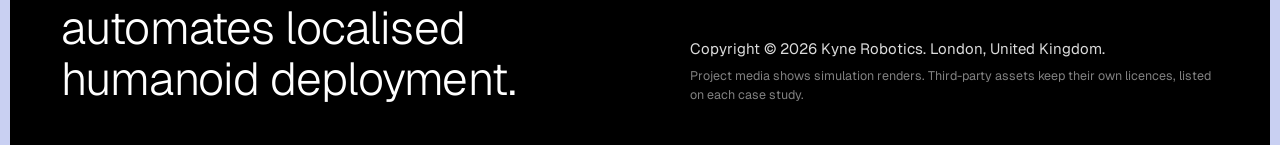
<file: services.html>
<!DOCTYPE html>
<html lang="en-GB">
<head>
  <meta charset="utf-8">
  <meta name="viewport" content="width=device-width, initial-scale=1">
  <title>Services: Kyne Robotics</title>
  <meta name="description" content="Deployment software, policy training and on-site integration for off-the-shelf humanoids. Kyne Robotics takes a robot from its crate to a job on your floor.">
  <meta property="og:title" content="Services: Kyne Robotics">
  <meta property="og:description" content="Deployment software, policy training and on-site integration for off-the-shelf humanoids.">
  <meta property="og:type" content="website">
  <meta property="og:image" content="https://kynerobotics.com/assets/media/home/og.jpg">
  <meta property="og:url" content="https://kynerobotics.com/services.html">
  <link rel="canonical" href="https://kynerobotics.com/services.html">
  <meta name="twitter:card" content="summary_large_image">
  <meta name="theme-color" content="#07080d">
  <link rel="icon" href="assets/img/favicon.svg" type="image/svg+xml">
  <link rel="preconnect" href="https://fonts.googleapis.com">
  <link rel="preconnect" href="https://fonts.gstatic.com" crossorigin>
  <link href="https://fonts.googleapis.com/css2?family=Geist:wght@300;400;500&family=Geist+Mono:wght@400&display=swap" rel="stylesheet">
  <link rel="stylesheet" href="assets/css/site.css">
</head>
<body data-page="services">
<!-- @header -->
<a class="skip-link" href="#main">Skip to content</a>
<header class="site-header">
  <div class="nav-slot">
    <nav class="nav" aria-label="Main">
      <a class="nav__link" data-nav="services" aria-current="page" href="services.html">Services</a>
      <a class="nav__link" data-nav="technology" href="technology.html">Technology</a>
      <div class="nav__item">
        <a class="nav__link" data-nav="work" href="work.html">Work <span class="dots" aria-hidden="true"></span></a>
        <div class="nav__menu">
          <a href="work-fragrance-castle.html">Fragrance Castle<small>Retail and logistics, perfume</small></a>
          <a href="work-packoff-cell.html">AgiBot G2 pack-off cell<small>Manufacturing, end of line</small></a>
          <a href="work-wardzero.html">WardZero<small>Healthcare, simulated hospital</small></a>
          <a href="work.html">All work<small>All three projects and how they were built</small></a>
        </div>
      </div>
      <a class="nav__link" data-nav="company" href="company.html">Company</a>
    </nav>
  </div>
  <a class="brand" href="index.html" aria-label="Kyne Robotics home">
    <svg class="brand__mark" viewBox="0 0 714 656" fill="currentColor" aria-hidden="true" focusable="false"><path fill-rule="evenodd" d="M211.5,650.5C178.8,646.0 151.8,635.0 125.1,615.3C114.5,607.5 94.8,587.2 86.8,576.0C74.9,559.2 65.4,539.0 59.4,517.7C58.0,512.6 55.9,507.5 54.7,506.2C53.6,505.0 49.8,503.1 46.3,502.0C35.2,498.6 28.9,494.9 21.4,487.5C16.5,482.7 13.1,478.2 10.7,473.4C4.5,461.1 4.0,456.3 4.0,409.3C4.0,363.2 4.5,358.6 10.0,347.3C16.5,334.0 27.0,325.6 44.2,320.0C52.2,317.4 56.0,315.6 57.2,313.9C58.2,312.6 60.1,307.6 61.4,302.9C78.4,244.0 132.6,196.0 198.2,181.8C208.2,179.7 210.3,179.6 273.5,179.6L338.5,179.5L338.8,147.5C339.1,110.8 339.3,111.4 330.7,106.3C320.0,99.9 308.8,85.7 305.2,74.0C303.1,67.0 303.2,55.4 305.4,47.1C311.4,24.9 327.3,9.9 349.5,5.3C356.3,4.0 357.8,4.0 364.8,5.4C388.3,10.2 404.7,27.1 409.6,51.9C411.0,58.9 411.1,61.5 410.1,67.4C407.8,81.8 397.4,97.0 383.6,105.9C379.9,108.3 376.7,111.3 376.1,112.8C375.3,114.6 375.1,125.7 375.2,147.5L375.5,179.5L440.5,179.6C504.5,179.6 505.7,179.7 516.0,181.9C582.4,196.4 635.2,244.0 653.0,305.2C654.3,309.4 656.2,313.8 657.4,314.9C658.5,315.9 662.9,317.8 667.0,319.0C688.9,325.4 701.4,337.3 707.7,357.6C709.3,363.0 709.5,367.7 709.5,410.0C709.5,455.3 709.4,456.7 707.3,463.5C701.3,482.3 688.5,495.0 668.9,501.5C660.1,504.5 656.7,507.5 655.5,513.7C652.6,529.5 639.0,559.6 627.7,575.2C602.0,611.0 563.0,637.3 521.3,647.0C500.2,652.0 499.1,652.0 355.2,651.9C253.9,651.8 218.3,651.5 211.5,650.5ZM485.5,612.0C510.4,610.4 526.5,606.4 544.4,597.4C557.4,590.8 567.0,583.9 578.5,572.8C604.3,548.1 619.0,515.6 623.0,475.1C624.3,461.9 624.3,361.5 623.0,349.2C619.4,314.9 606.3,286.0 583.8,262.4C562.1,239.7 535.6,225.9 502.2,219.8C490.7,217.7 488.8,217.7 357.0,217.7C225.1,217.8 223.4,217.8 211.6,219.9C188.6,224.0 166.8,232.9 149.6,245.1C118.9,267.1 97.3,302.9 91.5,341.4C90.3,349.8 90.0,362.5 90.0,408.1C90.0,465.9 90.6,479.3 94.0,496.1C99.3,522.1 113.0,549.6 129.1,566.7C156.3,595.5 186.1,609.4 226.3,611.9C244.3,613.1 467.9,613.1 485.5,612.0ZM337.6,561.5C326.6,559.4 310.1,553.7 302.3,549.3C283.1,538.6 266.6,520.4 263.0,505.9C259.6,492.4 271.9,481.0 285.3,485.0C289.8,486.3 295.5,491.7 302.3,500.8C309.1,510.0 322.4,518.6 337.0,523.2C346.6,526.2 364.8,526.4 375.0,523.6C391.0,519.2 404.4,510.5 413.3,498.8C420.1,489.7 423.8,486.4 428.9,484.9C442.1,481.0 454.3,492.6 451.0,505.9C448.3,516.7 438.8,529.4 425.7,539.8C413.7,549.4 401.7,555.1 384.1,559.7C371.7,562.9 349.6,563.7 337.6,561.5ZM228.5,437.8C213.0,434.9 198.7,422.5 193.0,407.2C185.5,387.1 190.0,365.7 204.9,351.0C229.2,327.0 266.9,332.5 284.6,362.6C287.7,367.9 291.0,380.9 291.0,387.9C290.9,420.7 261.5,444.1 228.5,437.8ZM511.5,420.5C506.8,418.0 503.4,414.3 499.9,407.6C492.5,393.8 483.9,388.3 471.3,389.3C460.4,390.1 456.5,393.5 446.1,410.3C441.7,417.6 437.9,420.3 431.5,420.8C417.9,421.9 410.2,411.0 414.5,396.4C420.1,377.2 434.0,363.2 454.0,356.7C487.2,345.8 523.6,364.6 533.3,397.7C535.9,406.5 532.4,415.7 525.0,419.5C520.6,421.8 514.8,422.2 511.5,420.5Z"/></svg>
    <svg class="brand__word" viewBox="0 0 452 191" fill="currentColor" aria-hidden="true" focusable="false"><path fill-rule="evenodd" d="M4.0,95.5L4.0,4.0L22.5,4.0L41.0,4.0L41.0,40.5L41.0,77.0L53.0,77.0L65.0,77.0L65.0,40.5L65.0,4.0L83.6,4.0L102.1,4.0L101.8,41.8C101.5,78.2 101.4,79.6 99.3,83.5C96.6,88.5 92.5,92.5 88.1,94.3C84.8,95.7 84.8,95.8 86.9,96.5C90.4,97.6 96.9,103.8 99.3,108.4C101.4,112.4 101.5,113.7 101.8,149.8L102.1,187.0L83.6,187.0L65.0,187.0L65.0,150.5L65.0,114.0L53.0,114.0L41.0,114.0L41.0,150.5L41.0,187.0L22.5,187.0L4.0,187.0L4.0,95.5ZM149.3,185.6C138.7,182.2 131.7,175.9 126.6,165.0C123.6,158.7 123.5,157.9 123.2,142.8L122.8,127.0L141.4,127.0L160.0,127.0L160.0,139.0L160.0,151.0L172.0,151.0L184.0,151.0L184.0,132.6L184.0,114.2L168.2,113.8C154.9,113.4 151.6,113.0 146.5,111.1C138.4,108.0 129.3,98.8 125.9,90.5C123.5,84.6 123.5,84.0 123.2,44.2L122.9,4.0L141.4,4.0L160.0,4.0L160.0,40.5L160.0,77.0L172.0,77.0L184.0,77.0L184.0,40.5L184.0,4.0L202.5,4.0L221.1,4.0L220.8,81.7L220.5,159.5L217.8,165.2C214.1,173.1 208.0,179.4 200.1,183.3L193.6,186.5L173.5,186.7C158.9,186.9 152.4,186.6 149.3,185.6ZM242.0,113.0C242.0,62.2 242.4,37.4 243.1,33.8C246.1,19.9 254.4,10.6 267.8,6.1C273.0,4.3 276.4,4.0 290.8,4.0C303.4,4.0 309.0,4.4 313.1,5.6C324.2,8.9 332.0,15.5 336.9,25.9L339.5,31.5L339.8,109.2L340.1,187.0L321.5,187.0L303.0,187.0L303.0,113.5L303.0,40.0L291.0,40.0L279.0,40.0L279.0,113.5L279.0,187.0L260.5,187.0L242.0,187.0L242.0,113.0ZM366.1,185.4C360.9,181.7 361.0,183.2 361.0,95.5C361.0,6.1 360.8,8.7 366.9,5.6C369.5,4.2 375.5,4.0 409.0,4.0L448.0,4.0L447.8,22.3L447.5,40.5L422.8,40.8L398.0,41.0L398.0,59.0L398.0,77.0L422.8,77.2L447.5,77.5L447.8,95.8L448.0,114.0L423.0,114.0L398.0,114.0L398.0,132.5L398.0,151.0L423.0,151.0L448.0,151.0L448.0,169.0L448.0,187.0L408.2,187.0C373.1,187.0 368.2,186.8 366.1,185.4Z"/></svg>
  </a>
  <div class="header-cta">
    <a class="btn btn--accent" href="work-with-us.html">Work with us</a>
    <button class="menu-toggle" type="button" data-menu-open aria-expanded="false" aria-controls="mobile-menu">
      <span class="menu-toggle__bars" aria-hidden="true"></span>Menu
    </button>
  </div>
</header>
<div class="mobile-menu" id="mobile-menu" aria-hidden="true" role="dialog" aria-modal="true" aria-label="Menu">
  <div class="mobile-menu__top">
    <a class="brand" href="index.html" aria-label="Kyne Robotics home">
      <svg class="brand__mark" viewBox="0 0 714 656" fill="currentColor" aria-hidden="true" focusable="false"><path fill-rule="evenodd" d="M211.5,650.5C178.8,646.0 151.8,635.0 125.1,615.3C114.5,607.5 94.8,587.2 86.8,576.0C74.9,559.2 65.4,539.0 59.4,517.7C58.0,512.6 55.9,507.5 54.7,506.2C53.6,505.0 49.8,503.1 46.3,502.0C35.2,498.6 28.9,494.9 21.4,487.5C16.5,482.7 13.1,478.2 10.7,473.4C4.5,461.1 4.0,456.3 4.0,409.3C4.0,363.2 4.5,358.6 10.0,347.3C16.5,334.0 27.0,325.6 44.2,320.0C52.2,317.4 56.0,315.6 57.2,313.9C58.2,312.6 60.1,307.6 61.4,302.9C78.4,244.0 132.6,196.0 198.2,181.8C208.2,179.7 210.3,179.6 273.5,179.6L338.5,179.5L338.8,147.5C339.1,110.8 339.3,111.4 330.7,106.3C320.0,99.9 308.8,85.7 305.2,74.0C303.1,67.0 303.2,55.4 305.4,47.1C311.4,24.9 327.3,9.9 349.5,5.3C356.3,4.0 357.8,4.0 364.8,5.4C388.3,10.2 404.7,27.1 409.6,51.9C411.0,58.9 411.1,61.5 410.1,67.4C407.8,81.8 397.4,97.0 383.6,105.9C379.9,108.3 376.7,111.3 376.1,112.8C375.3,114.6 375.1,125.7 375.2,147.5L375.5,179.5L440.5,179.6C504.5,179.6 505.7,179.7 516.0,181.9C582.4,196.4 635.2,244.0 653.0,305.2C654.3,309.4 656.2,313.8 657.4,314.9C658.5,315.9 662.9,317.8 667.0,319.0C688.9,325.4 701.4,337.3 707.7,357.6C709.3,363.0 709.5,367.7 709.5,410.0C709.5,455.3 709.4,456.7 707.3,463.5C701.3,482.3 688.5,495.0 668.9,501.5C660.1,504.5 656.7,507.5 655.5,513.7C652.6,529.5 639.0,559.6 627.7,575.2C602.0,611.0 563.0,637.3 521.3,647.0C500.2,652.0 499.1,652.0 355.2,651.9C253.9,651.8 218.3,651.5 211.5,650.5ZM485.5,612.0C510.4,610.4 526.5,606.4 544.4,597.4C557.4,590.8 567.0,583.9 578.5,572.8C604.3,548.1 619.0,515.6 623.0,475.1C624.3,461.9 624.3,361.5 623.0,349.2C619.4,314.9 606.3,286.0 583.8,262.4C562.1,239.7 535.6,225.9 502.2,219.8C490.7,217.7 488.8,217.7 357.0,217.7C225.1,217.8 223.4,217.8 211.6,219.9C188.6,224.0 166.8,232.9 149.6,245.1C118.9,267.1 97.3,302.9 91.5,341.4C90.3,349.8 90.0,362.5 90.0,408.1C90.0,465.9 90.6,479.3 94.0,496.1C99.3,522.1 113.0,549.6 129.1,566.7C156.3,595.5 186.1,609.4 226.3,611.9C244.3,613.1 467.9,613.1 485.5,612.0ZM337.6,561.5C326.6,559.4 310.1,553.7 302.3,549.3C283.1,538.6 266.6,520.4 263.0,505.9C259.6,492.4 271.9,481.0 285.3,485.0C289.8,486.3 295.5,491.7 302.3,500.8C309.1,510.0 322.4,518.6 337.0,523.2C346.6,526.2 364.8,526.4 375.0,523.6C391.0,519.2 404.4,510.5 413.3,498.8C420.1,489.7 423.8,486.4 428.9,484.9C442.1,481.0 454.3,492.6 451.0,505.9C448.3,516.7 438.8,529.4 425.7,539.8C413.7,549.4 401.7,555.1 384.1,559.7C371.7,562.9 349.6,563.7 337.6,561.5ZM228.5,437.8C213.0,434.9 198.7,422.5 193.0,407.2C185.5,387.1 190.0,365.7 204.9,351.0C229.2,327.0 266.9,332.5 284.6,362.6C287.7,367.9 291.0,380.9 291.0,387.9C290.9,420.7 261.5,444.1 228.5,437.8ZM511.5,420.5C506.8,418.0 503.4,414.3 499.9,407.6C492.5,393.8 483.9,388.3 471.3,389.3C460.4,390.1 456.5,393.5 446.1,410.3C441.7,417.6 437.9,420.3 431.5,420.8C417.9,421.9 410.2,411.0 414.5,396.4C420.1,377.2 434.0,363.2 454.0,356.7C487.2,345.8 523.6,364.6 533.3,397.7C535.9,406.5 532.4,415.7 525.0,419.5C520.6,421.8 514.8,422.2 511.5,420.5Z"/></svg>
      <svg class="brand__word" viewBox="0 0 452 191" fill="currentColor" aria-hidden="true" focusable="false"><path fill-rule="evenodd" d="M4.0,95.5L4.0,4.0L22.5,4.0L41.0,4.0L41.0,40.5L41.0,77.0L53.0,77.0L65.0,77.0L65.0,40.5L65.0,4.0L83.6,4.0L102.1,4.0L101.8,41.8C101.5,78.2 101.4,79.6 99.3,83.5C96.6,88.5 92.5,92.5 88.1,94.3C84.8,95.7 84.8,95.8 86.9,96.5C90.4,97.6 96.9,103.8 99.3,108.4C101.4,112.4 101.5,113.7 101.8,149.8L102.1,187.0L83.6,187.0L65.0,187.0L65.0,150.5L65.0,114.0L53.0,114.0L41.0,114.0L41.0,150.5L41.0,187.0L22.5,187.0L4.0,187.0L4.0,95.5ZM149.3,185.6C138.7,182.2 131.7,175.9 126.6,165.0C123.6,158.7 123.5,157.9 123.2,142.8L122.8,127.0L141.4,127.0L160.0,127.0L160.0,139.0L160.0,151.0L172.0,151.0L184.0,151.0L184.0,132.6L184.0,114.2L168.2,113.8C154.9,113.4 151.6,113.0 146.5,111.1C138.4,108.0 129.3,98.8 125.9,90.5C123.5,84.6 123.5,84.0 123.2,44.2L122.9,4.0L141.4,4.0L160.0,4.0L160.0,40.5L160.0,77.0L172.0,77.0L184.0,77.0L184.0,40.5L184.0,4.0L202.5,4.0L221.1,4.0L220.8,81.7L220.5,159.5L217.8,165.2C214.1,173.1 208.0,179.4 200.1,183.3L193.6,186.5L173.5,186.7C158.9,186.9 152.4,186.6 149.3,185.6ZM242.0,113.0C242.0,62.2 242.4,37.4 243.1,33.8C246.1,19.9 254.4,10.6 267.8,6.1C273.0,4.3 276.4,4.0 290.8,4.0C303.4,4.0 309.0,4.4 313.1,5.6C324.2,8.9 332.0,15.5 336.9,25.9L339.5,31.5L339.8,109.2L340.1,187.0L321.5,187.0L303.0,187.0L303.0,113.5L303.0,40.0L291.0,40.0L279.0,40.0L279.0,113.5L279.0,187.0L260.5,187.0L242.0,187.0L242.0,113.0ZM366.1,185.4C360.9,181.7 361.0,183.2 361.0,95.5C361.0,6.1 360.8,8.7 366.9,5.6C369.5,4.2 375.5,4.0 409.0,4.0L448.0,4.0L447.8,22.3L447.5,40.5L422.8,40.8L398.0,41.0L398.0,59.0L398.0,77.0L422.8,77.2L447.5,77.5L447.8,95.8L448.0,114.0L423.0,114.0L398.0,114.0L398.0,132.5L398.0,151.0L423.0,151.0L448.0,151.0L448.0,169.0L448.0,187.0L408.2,187.0C373.1,187.0 368.2,186.8 366.1,185.4Z"/></svg>
    </a>
    <button class="mobile-menu__close" type="button" data-menu-close>Close</button>
  </div>
  <nav aria-label="Mobile">
    <a href="services.html">Services</a>
    <a href="technology.html">Technology</a>
    <a href="work.html">Work</a>
    <a class="sub" href="work-fragrance-castle.html">Fragrance Castle</a>
    <a class="sub" href="work-packoff-cell.html">AgiBot G2 pack-off cell</a>
    <a class="sub" href="work-wardzero.html">WardZero</a>
    <a href="company.html">Company</a>
    <a href="contact.html">Contact</a>
  </nav>
  <a class="btn btn--accent" href="work-with-us.html">Work with us</a>
</div>
<!-- /@header -->

<main id="main">

  <section class="hero hero--sub" aria-labelledby="hero-title">
    <div class="hero__media"><img src="assets/media/packoff/cell_table.jpg" alt=""></div>
    <div class="hero__inner">
      <div class="wrap">
        <div class="hero__content">
          <p class="eyebrow eyebrow--plain eyebrow--light">Services</p>
          <h1 class="display" id="hero-title">Everything between the crate and the job</h1>
          <p class="hero__lead">Manufacturers ship capable hardware with a basic controller and an SDK. Getting that robot to pack a carton or cross a hospital ward is separate work. Our deployment software automates most of it, and our engineers do the rest in person.</p>
        </div>
      </div>
    </div>
  </section>

  <section class="section" aria-labelledby="intro-title">
    <div class="wrap">
      <div class="statement" data-reveal>
        <h2 class="h2" id="intro-title">Deployment software, with engineers alongside</h2>
        <p>The software automates the site model, the training data, the training and the tests for each site. Our team scopes the work, integrates the robot and supports it after go-live. If you already own a robot, we start wherever it is stuck.</p>
      </div>
    </div>
  </section>

  <section class="section" style="padding-top:0" aria-label="Services in detail">
    <div class="wrap">

      <div class="split" id="applications">
        <figure class="split__media" data-reveal>
          <div class="media"><img src="assets/media/packoff/packing_storyboard.jpg" alt="Four head camera frames of the AgiBot G2: it drives in and sees the cartons, turns its waist to the table and reaches for a bag, turns to the carton, then turns to the tote in the sort rack" loading="lazy"></div>
          <figcaption><strong>Waist first, then the arm.</strong> The G2 packing sequence from its own head camera, AgiBot G2 pack-off cell.</figcaption>
        </figure>
        <div class="split__body" data-reveal>
          <p class="eyebrow">01 Application software</p>
          <h2 class="h3">Task software that runs on the real robot</h2>
          <p>We write the logic for the job: where to pick, where to place, what to do with a reject and how to recover from a failed grasp. Every arm move goes through one motion server, which checks the full path against the robot's own body and the fixtures before a joint moves. Navigation runs on mapped zones with speed limits.</p>
          <p>We build on the manufacturer's interface, such as the AgiBot GDK on the G2 and the low-level command interface on the Unitree G1. Code tested in simulation runs on the robot without a rewrite.</p>
          <ul class="checklist">
            <li>Task state machines with tested failure paths</li>
            <li>Motion planning with collision and clearance checks</li>
            <li>Mapping, localisation and navigation</li>
            <li>A safety layer with a control lease, a watchdog, an emergency stop and speed zones</li>
          </ul>
        </div>
      </div>

      <div class="split split--flip" id="policies">
        <figure class="split__media" data-reveal>
          <div class="media media--cover">
            <video data-autoplay muted loop playsinline controls preload="none" poster="assets/media/wardzero/05_gait_training.jpg" aria-label="Two Unitree G1 models in MuJoCo. The untrained policy falls after one second. The trained policy stands for the full test.">
              <source src="assets/media/wardzero/05_gait_training.mp4" type="video/mp4">
            </video>
          </div>
          <figcaption><strong>Before and after training.</strong> Left: the policy before training falls after 1.0 s. Right: after 39 million steps it stands for the full 11 s test. WardZero, MuJoCo.</figcaption>
        </figure>
        <div class="split__body" data-reveal>
          <p class="eyebrow">02 Policy training</p>
          <h2 class="h3">Policies trained on your task, with gates before they ship</h2>
          <p>Some skills are easier to learn than to program. We collect demonstrations by teleoperation or with a scripted generator, record synchronised camera, joint and command data, and train imitation policies such as ACT and behaviour cloning.</p>
          <p>For locomotion and whole-body control we train with reinforcement learning in MuJoCo MJX, thousands of robots in parallel, then distil a teacher policy into a student that only uses the sensors the real robot has. Each stage has pass gates, and a policy reaches the robot only after it passes in simulation the tests it must pass on site.</p>
          <ul class="checklist">
            <li>Teleoperation by keyboard, SpaceMouse or webcam</li>
            <li>Episode recording to HDF5 and LeRobot-style datasets</li>
            <li>Imitation learning: ACT and behaviour cloning</li>
            <li>Reinforcement learning with PPO, curricula and teacher-student distillation</li>
          </ul>
        </div>
      </div>

      <div class="split" id="integration">
        <figure class="split__media" data-reveal>
          <div class="media"><img src="assets/media/wardzero/Fx_WardEntranceDoors.jpg" alt="A pair of fire doors at the entrance to a hospital ward, held open" loading="lazy"></div>
          <figcaption><strong>The details that decide a deployment.</strong> Ward entrance fire doors in WardZero. On site, we survey every door, lift and threshold the robot has to pass.</figcaption>
        </figure>
        <div class="split__body" data-reveal>
          <p class="eyebrow">03 On-site integration</p>
          <h2 class="h3">In person, on your site</h2>
          <p>A robot is finished when it works in your building with your people. We come to site to survey and map the space, set out the cell and the fixtures, and set speed zones and safety limits with your health and safety team.</p>
          <p>We commission the robot against acceptance tests agreed with you before the work starts, train your operators and hand over with the test results. When your products or your layout change, we retrain and recommission.</p>
          <ul class="checklist">
            <li>Site survey, mapping and cell layout</li>
            <li>Commissioning against agreed acceptance tests</li>
            <li>Operator training and handover</li>
            <li>Retraining for new products and layout changes</li>
          </ul>
        </div>
      </div>

      <div class="split split--flip" id="simulation">
        <figure class="split__media" data-reveal>
          <div class="media media--cover">
            <video data-autoplay muted loop playsinline controls preload="none" poster="assets/media/wardzero/03_mujoco_world.jpg" aria-label="A fast-physics model of a hospital building, with the camera moving over the walls and furniture to a humanoid in a corridor">
              <source src="assets/media/wardzero/03_mujoco_world.mp4" type="video/mp4">
            </video>
          </div>
          <figcaption><strong>A building as the robot sees it.</strong> The fast-physics version of the WardZero hospital, made from the same layout file as the photoreal scene.</figcaption>
        </figure>
        <div class="split__body" data-reveal>
          <p class="eyebrow">04 Simulation assets</p>
          <h2 class="h3">Simulation assets for your use case</h2>
          <p>Work with us to build the simulation assets for your use case: your site, your fixtures and products, and candidate robots running your tasks. You get reach, layout and cycle-time evidence and an architecture for the deployment before you buy hardware.</p>
          <a class="pill-link pill-link--lg mt-s" href="work-with-us.html"><span class="pill-link__label">Work with us</span><span class="pill-link__icon"><span class="dots" aria-hidden="true"></span></span></a>
        </div>
      </div>

    </div>
  </section>

  <section class="section section--wash-soft" aria-labelledby="platforms-title">
    <div class="wrap">
      <div class="section-head">
        <div>
          <p class="eyebrow">Platforms</p>
          <h2 class="h2" id="platforms-title">We work with robots you can buy</h2>
        </div>
        <p>We are not tied to a manufacturer. We choose the platform for the task and the building, and our software and training pipeline move with us from one robot to the next.</p>
      </div>
      <div class="grid-3">
        <article class="info-card info-card--white" data-reveal>
          <div class="info-card__media"><img src="assets/media/packoff/01_packing_overview.jpg" alt="The AgiBot G2 in the pack-off cell, seen from above" loading="lazy"></div>
          <p class="info-card__num">Wheeled humanoids</p>
          <h3>Dual arms on a stable base</h3>
          <p>Two arms, a waist and a wheeled base. Strong at stations, cells and flat floors, where the robot replaces a person standing at a table. Our reference platform is the AgiBot G2.</p>
        </article>
        <article class="info-card info-card--white" data-reveal>
          <div class="info-card__media"><img src="assets/media/wardzero/02_robot_model.jpg" alt="The Unitree G1 humanoid with BrainCo hands" loading="lazy"></div>
          <p class="info-card__num">Bipedal humanoids</p>
          <h3>Legs and hands for buildings made for people</h3>
          <p>Legs for thresholds, ramps and tight rooms, with dexterous hands for doors and handling. Our reference platform is the Unitree G1 with BrainCo Revo2 hands.</p>
        </article>
        <article class="info-card info-card--dark" data-reveal>
          <div class="info-card__media" style="background:#11131c">
            <svg class="dotfield" viewBox="0 0 320 200" aria-hidden="true">
              <g fill="currentColor">
                <circle cx="70" cy="80" r="3"/><circle cx="90" cy="80" r="3"/><circle cx="110" cy="80" r="3"/><circle cx="130" cy="80" r="3"/><circle cx="150" cy="80" r="3"/><circle cx="170" cy="80" r="3"/><circle cx="190" cy="80" r="3"/><circle cx="210" cy="80" r="3"/><circle cx="230" cy="74" r="3"/><circle cx="246" cy="64" r="3"/><circle cx="258" cy="70" r="2.4"/>
                <circle cx="70" cy="96" r="3"/><circle cx="210" cy="96" r="3"/><circle cx="90" cy="96" r="1.4" opacity=".35"/><circle cx="110" cy="96" r="1.4" opacity=".35"/><circle cx="130" cy="96" r="1.4" opacity=".35"/><circle cx="150" cy="96" r="1.4" opacity=".35"/><circle cx="170" cy="96" r="1.4" opacity=".35"/><circle cx="190" cy="96" r="1.4" opacity=".35"/>
                <circle cx="76" cy="114" r="3"/><circle cx="82" cy="132" r="3"/><circle cx="74" cy="150" r="3"/>
                <circle cx="100" cy="114" r="3"/><circle cx="96" cy="132" r="3"/><circle cx="104" cy="150" r="3"/>
                <circle cx="186" cy="114" r="3"/><circle cx="192" cy="132" r="3"/><circle cx="184" cy="150" r="3"/>
                <circle cx="206" cy="114" r="3"/><circle cx="202" cy="132" r="3"/><circle cx="210" cy="150" r="3"/>
              </g>
              <g fill="currentColor" opacity=".18">
                <circle cx="40" cy="166" r="1.4"/><circle cx="60" cy="166" r="1.4"/><circle cx="80" cy="166" r="1.4"/><circle cx="100" cy="166" r="1.4"/><circle cx="120" cy="166" r="1.4"/><circle cx="140" cy="166" r="1.4"/><circle cx="160" cy="166" r="1.4"/><circle cx="180" cy="166" r="1.4"/><circle cx="200" cy="166" r="1.4"/><circle cx="220" cy="166" r="1.4"/><circle cx="240" cy="166" r="1.4"/><circle cx="260" cy="166" r="1.4"/><circle cx="280" cy="166" r="1.4"/>
              </g>
            </svg>
          </div>
          <p class="info-card__num">Quadrupeds</p>
          <h3>Four legs for rounds and rough ground</h3>
          <p>Legged platforms for inspection rounds, carrying and uneven floors. The same simulation, training and safety pipeline applies, with the platform chosen to suit the route.</p>
        </article>
      </div>
    </div>
  </section>

  <section class="section" aria-labelledby="process-title">
    <div class="wrap">
      <div class="section-head">
        <div>
          <p class="eyebrow">How a project runs</p>
          <h2 class="h2" id="process-title">Five stages, each with something you can check</h2>
        </div>
        <p>Every stage ends with evidence: a report, a recorded run or a passed test. You decide at each one whether to carry on.</p>
      </div>
      <ol class="steps">
        <li class="step" data-reveal><span class="step__num">01</span><span class="step__title">Scope</span><p>We visit, walk the process with your team and agree the task and the acceptance tests.</p></li>
        <li class="step" data-reveal><span class="step__num">02</span><span class="step__title">Simulate</span><p>We model the site and the robot, then test reach, clearances and cycle time.</p></li>
        <li class="step" data-reveal><span class="step__num">03</span><span class="step__title">Train</span><p>We collect demonstrations, train the policies and gate them against the tests.</p></li>
        <li class="step" data-reveal><span class="step__num">04</span><span class="step__title">Integrate</span><p>We install on site, commission against the acceptance tests and train your operators.</p></li>
        <li class="step" data-reveal><span class="step__num">05</span><span class="step__title">Support</span><p>We watch the numbers, retrain when things change and extend to the next task.</p></li>
      </ol>
    </div>
  </section>

  <section class="section section--wash-end cta-band" aria-labelledby="cta-title">
    <div class="wrap">
      <h2 class="h2" id="cta-title" data-reveal>Have a robot that is not doing its job yet?</h2>
      <p data-reveal>Tell us what it is, where it works and what it should be doing. We will tell you what it needs.</p>
      <div class="actions" data-reveal>
        <a class="btn btn--accent" href="contact.html">Talk to us</a>
        <a class="pill-link" href="work.html"><span class="pill-link__label">See our work</span><span class="pill-link__icon"><span class="dots" aria-hidden="true"></span></span></a>
      </div>
    </div>
  </section>

</main>

<!-- @footer -->
<footer class="site-footer">
  <div class="site-footer__inner">
    <div class="site-footer__left">
      <a class="site-footer__brand" href="index.html" aria-label="Kyne Robotics home"><svg class="site-footer__mark" viewBox="0 0 714 656" fill="currentColor" aria-hidden="true" focusable="false"><path fill-rule="evenodd" d="M211.5,650.5C178.8,646.0 151.8,635.0 125.1,615.3C114.5,607.5 94.8,587.2 86.8,576.0C74.9,559.2 65.4,539.0 59.4,517.7C58.0,512.6 55.9,507.5 54.7,506.2C53.6,505.0 49.8,503.1 46.3,502.0C35.2,498.6 28.9,494.9 21.4,487.5C16.5,482.7 13.1,478.2 10.7,473.4C4.5,461.1 4.0,456.3 4.0,409.3C4.0,363.2 4.5,358.6 10.0,347.3C16.5,334.0 27.0,325.6 44.2,320.0C52.2,317.4 56.0,315.6 57.2,313.9C58.2,312.6 60.1,307.6 61.4,302.9C78.4,244.0 132.6,196.0 198.2,181.8C208.2,179.7 210.3,179.6 273.5,179.6L338.5,179.5L338.8,147.5C339.1,110.8 339.3,111.4 330.7,106.3C320.0,99.9 308.8,85.7 305.2,74.0C303.1,67.0 303.2,55.4 305.4,47.1C311.4,24.9 327.3,9.9 349.5,5.3C356.3,4.0 357.8,4.0 364.8,5.4C388.3,10.2 404.7,27.1 409.6,51.9C411.0,58.9 411.1,61.5 410.1,67.4C407.8,81.8 397.4,97.0 383.6,105.9C379.9,108.3 376.7,111.3 376.1,112.8C375.3,114.6 375.1,125.7 375.2,147.5L375.5,179.5L440.5,179.6C504.5,179.6 505.7,179.7 516.0,181.9C582.4,196.4 635.2,244.0 653.0,305.2C654.3,309.4 656.2,313.8 657.4,314.9C658.5,315.9 662.9,317.8 667.0,319.0C688.9,325.4 701.4,337.3 707.7,357.6C709.3,363.0 709.5,367.7 709.5,410.0C709.5,455.3 709.4,456.7 707.3,463.5C701.3,482.3 688.5,495.0 668.9,501.5C660.1,504.5 656.7,507.5 655.5,513.7C652.6,529.5 639.0,559.6 627.7,575.2C602.0,611.0 563.0,637.3 521.3,647.0C500.2,652.0 499.1,652.0 355.2,651.9C253.9,651.8 218.3,651.5 211.5,650.5ZM485.5,612.0C510.4,610.4 526.5,606.4 544.4,597.4C557.4,590.8 567.0,583.9 578.5,572.8C604.3,548.1 619.0,515.6 623.0,475.1C624.3,461.9 624.3,361.5 623.0,349.2C619.4,314.9 606.3,286.0 583.8,262.4C562.1,239.7 535.6,225.9 502.2,219.8C490.7,217.7 488.8,217.7 357.0,217.7C225.1,217.8 223.4,217.8 211.6,219.9C188.6,224.0 166.8,232.9 149.6,245.1C118.9,267.1 97.3,302.9 91.5,341.4C90.3,349.8 90.0,362.5 90.0,408.1C90.0,465.9 90.6,479.3 94.0,496.1C99.3,522.1 113.0,549.6 129.1,566.7C156.3,595.5 186.1,609.4 226.3,611.9C244.3,613.1 467.9,613.1 485.5,612.0ZM337.6,561.5C326.6,559.4 310.1,553.7 302.3,549.3C283.1,538.6 266.6,520.4 263.0,505.9C259.6,492.4 271.9,481.0 285.3,485.0C289.8,486.3 295.5,491.7 302.3,500.8C309.1,510.0 322.4,518.6 337.0,523.2C346.6,526.2 364.8,526.4 375.0,523.6C391.0,519.2 404.4,510.5 413.3,498.8C420.1,489.7 423.8,486.4 428.9,484.9C442.1,481.0 454.3,492.6 451.0,505.9C448.3,516.7 438.8,529.4 425.7,539.8C413.7,549.4 401.7,555.1 384.1,559.7C371.7,562.9 349.6,563.7 337.6,561.5ZM228.5,437.8C213.0,434.9 198.7,422.5 193.0,407.2C185.5,387.1 190.0,365.7 204.9,351.0C229.2,327.0 266.9,332.5 284.6,362.6C287.7,367.9 291.0,380.9 291.0,387.9C290.9,420.7 261.5,444.1 228.5,437.8ZM511.5,420.5C506.8,418.0 503.4,414.3 499.9,407.6C492.5,393.8 483.9,388.3 471.3,389.3C460.4,390.1 456.5,393.5 446.1,410.3C441.7,417.6 437.9,420.3 431.5,420.8C417.9,421.9 410.2,411.0 414.5,396.4C420.1,377.2 434.0,363.2 454.0,356.7C487.2,345.8 523.6,364.6 533.3,397.7C535.9,406.5 532.4,415.7 525.0,419.5C520.6,421.8 514.8,422.2 511.5,420.5Z"/></svg><svg class="site-footer__wordmark" viewBox="0 0 452 191" fill="currentColor" aria-hidden="true" focusable="false"><path fill-rule="evenodd" d="M4.0,95.5L4.0,4.0L22.5,4.0L41.0,4.0L41.0,40.5L41.0,77.0L53.0,77.0L65.0,77.0L65.0,40.5L65.0,4.0L83.6,4.0L102.1,4.0L101.8,41.8C101.5,78.2 101.4,79.6 99.3,83.5C96.6,88.5 92.5,92.5 88.1,94.3C84.8,95.7 84.8,95.8 86.9,96.5C90.4,97.6 96.9,103.8 99.3,108.4C101.4,112.4 101.5,113.7 101.8,149.8L102.1,187.0L83.6,187.0L65.0,187.0L65.0,150.5L65.0,114.0L53.0,114.0L41.0,114.0L41.0,150.5L41.0,187.0L22.5,187.0L4.0,187.0L4.0,95.5ZM149.3,185.6C138.7,182.2 131.7,175.9 126.6,165.0C123.6,158.7 123.5,157.9 123.2,142.8L122.8,127.0L141.4,127.0L160.0,127.0L160.0,139.0L160.0,151.0L172.0,151.0L184.0,151.0L184.0,132.6L184.0,114.2L168.2,113.8C154.9,113.4 151.6,113.0 146.5,111.1C138.4,108.0 129.3,98.8 125.9,90.5C123.5,84.6 123.5,84.0 123.2,44.2L122.9,4.0L141.4,4.0L160.0,4.0L160.0,40.5L160.0,77.0L172.0,77.0L184.0,77.0L184.0,40.5L184.0,4.0L202.5,4.0L221.1,4.0L220.8,81.7L220.5,159.5L217.8,165.2C214.1,173.1 208.0,179.4 200.1,183.3L193.6,186.5L173.5,186.7C158.9,186.9 152.4,186.6 149.3,185.6ZM242.0,113.0C242.0,62.2 242.4,37.4 243.1,33.8C246.1,19.9 254.4,10.6 267.8,6.1C273.0,4.3 276.4,4.0 290.8,4.0C303.4,4.0 309.0,4.4 313.1,5.6C324.2,8.9 332.0,15.5 336.9,25.9L339.5,31.5L339.8,109.2L340.1,187.0L321.5,187.0L303.0,187.0L303.0,113.5L303.0,40.0L291.0,40.0L279.0,40.0L279.0,113.5L279.0,187.0L260.5,187.0L242.0,187.0L242.0,113.0ZM366.1,185.4C360.9,181.7 361.0,183.2 361.0,95.5C361.0,6.1 360.8,8.7 366.9,5.6C369.5,4.2 375.5,4.0 409.0,4.0L448.0,4.0L447.8,22.3L447.5,40.5L422.8,40.8L398.0,41.0L398.0,59.0L398.0,77.0L422.8,77.2L447.5,77.5L447.8,95.8L448.0,114.0L423.0,114.0L398.0,114.0L398.0,132.5L398.0,151.0L423.0,151.0L448.0,151.0L448.0,169.0L448.0,187.0L408.2,187.0C373.1,187.0 368.2,186.8 366.1,185.4Z"/></svg></a>
      <p class="site-footer__line">Software that automates localised humanoid deployment.</p>
    </div>
    <div class="site-footer__right">
      <div class="footer-cols">
        <div>
          <h2><a href="services.html">Services</a></h2>
          <ul>
            <li><a href="services.html#applications">Application software</a></li>
            <li><a href="services.html#policies">Policy training</a></li>
            <li><a href="services.html#integration">On-site integration</a></li>
          </ul>
        </div>
        <div>
          <h2><a href="work-with-us.html">Work with us</a></h2>
          <ul>
            <li><a href="work-with-us.html#study">How it works</a></li>
            <li><a href="work-with-us.html#deliverables">What you get</a></li>
            <li><a href="work-with-us.html#faq">Questions</a></li>
          </ul>
        </div>
        <div>
          <h2><a href="work.html">Work</a></h2>
          <ul>
            <li><a href="work-fragrance-castle.html">Fragrance Castle</a></li>
            <li><a href="work-packoff-cell.html">AgiBot G2 pack-off cell</a></li>
            <li><a href="work-wardzero.html">WardZero</a></li>
          </ul>
        </div>
        <div>
          <h2><a href="company.html">Company</a></h2>
          <ul>
            <li><a href="technology.html">Technology</a></li>
            <li><a href="company.html">About</a></li>
            <li><a href="contact.html">Contact</a></li>
            <li><a href="https://github.com/Bkrakshith">GitHub</a></li>
          </ul>
        </div>
      </div>
      <p class="site-footer__legal">Copyright &copy; 2026 Kyne Robotics. London, United Kingdom.
        <span>Project media shows simulation renders. Third-party assets keep their own licences, listed on each case study.</span></p>
    </div>
  </div>
</footer>
<script src="assets/js/site.js" defer></script>
<!-- /@footer -->
</body>
</html>
</file>
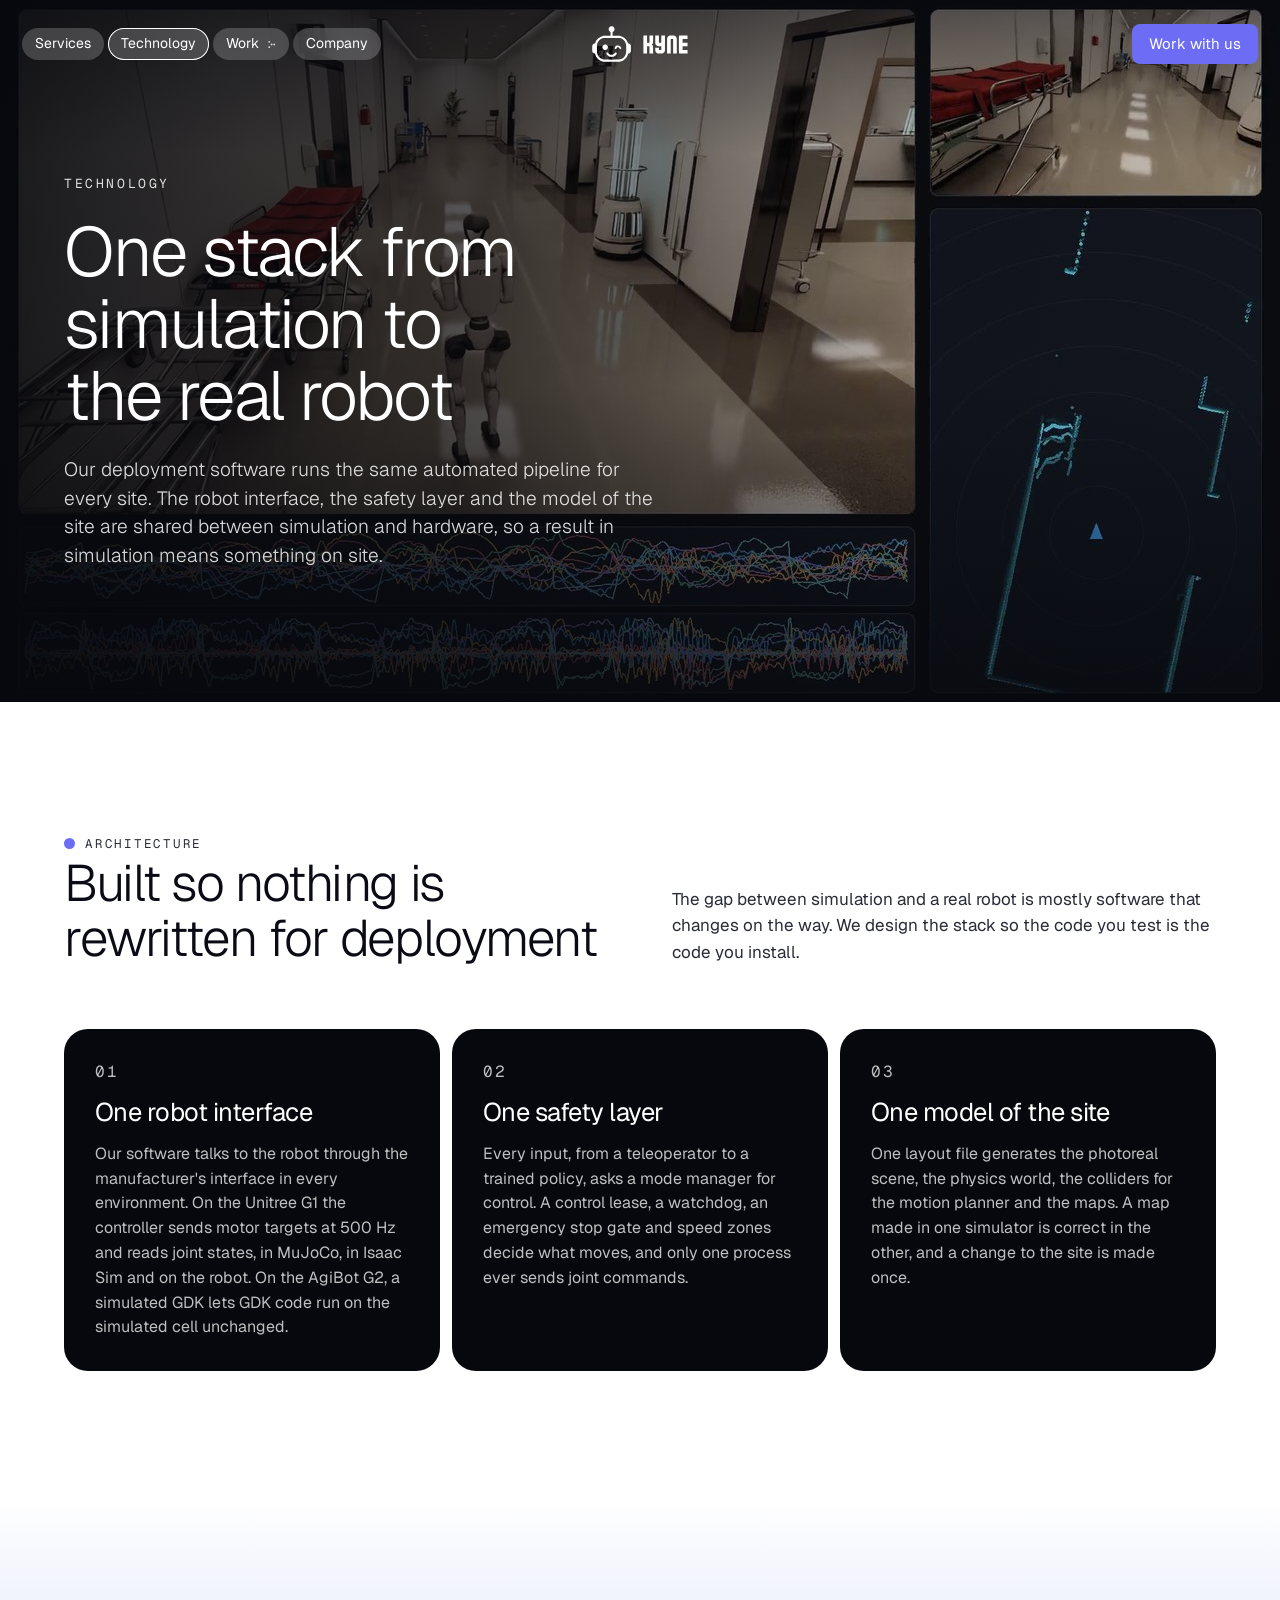
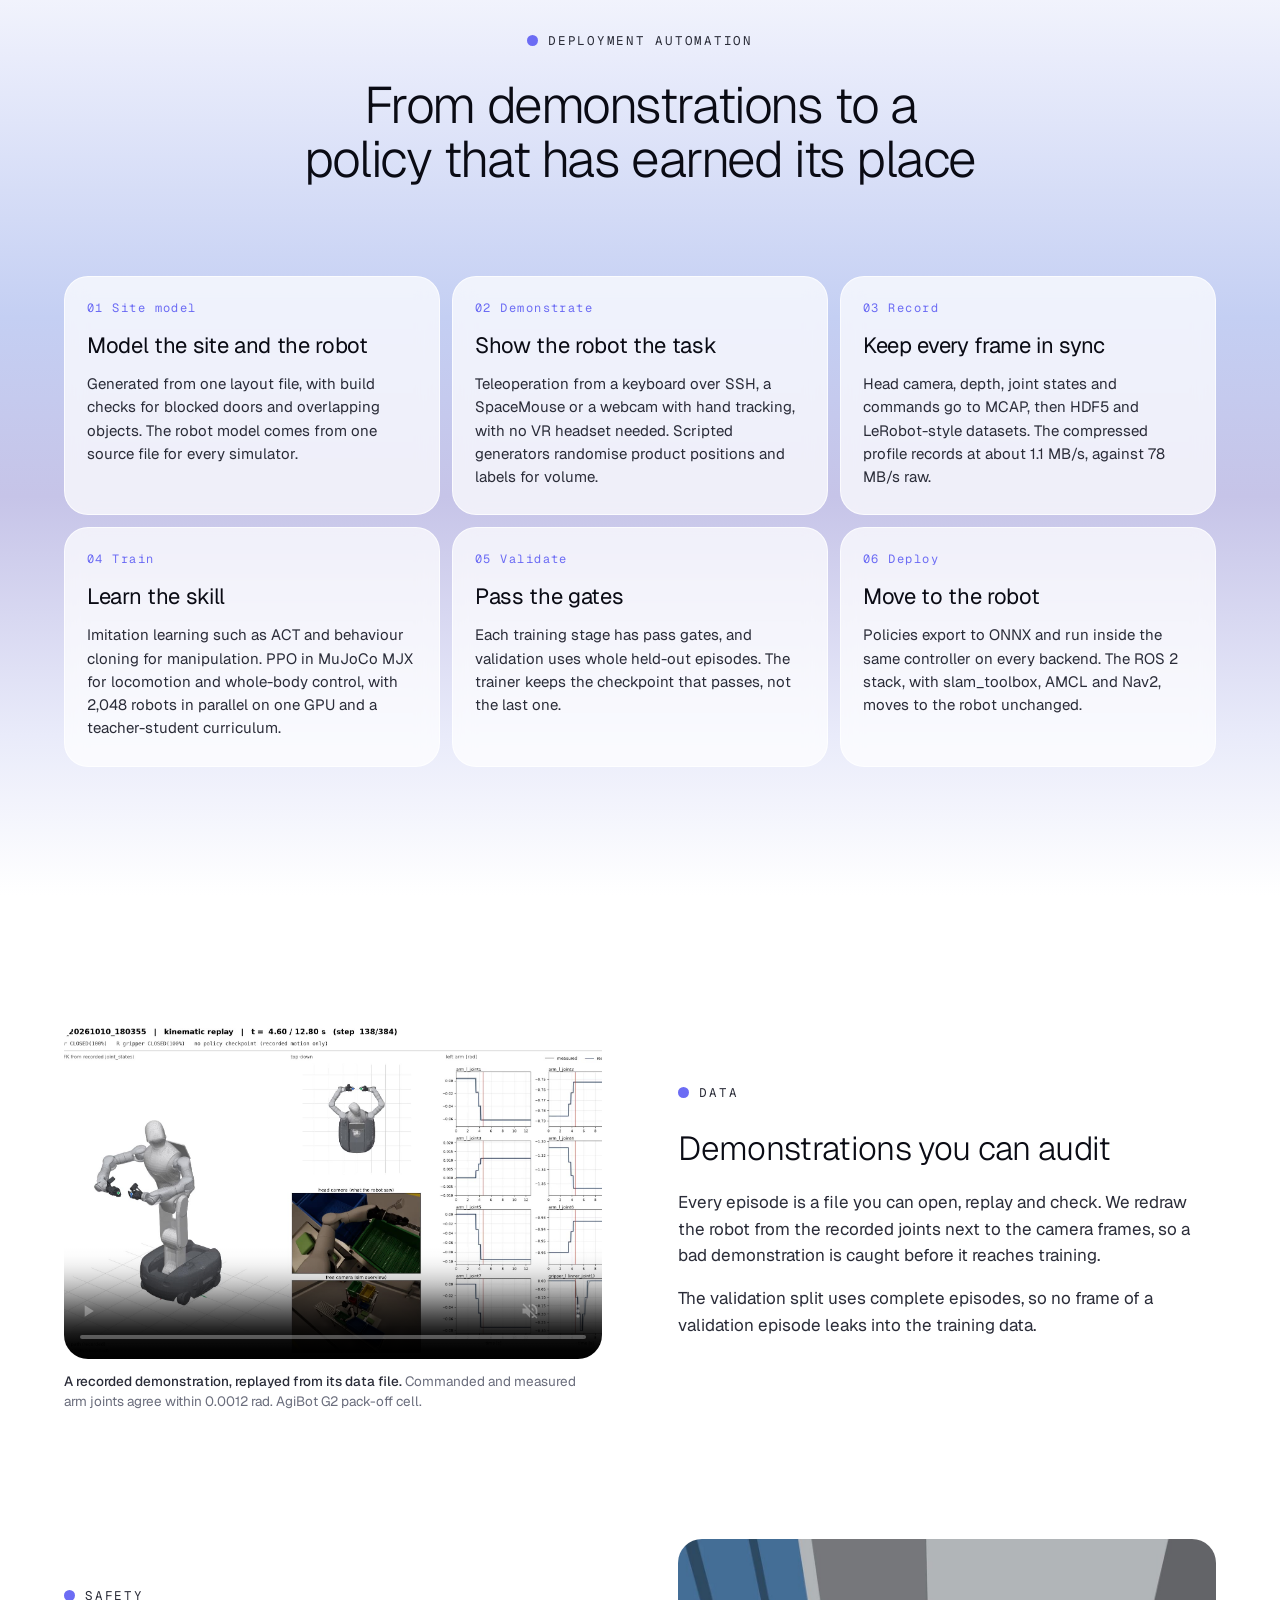
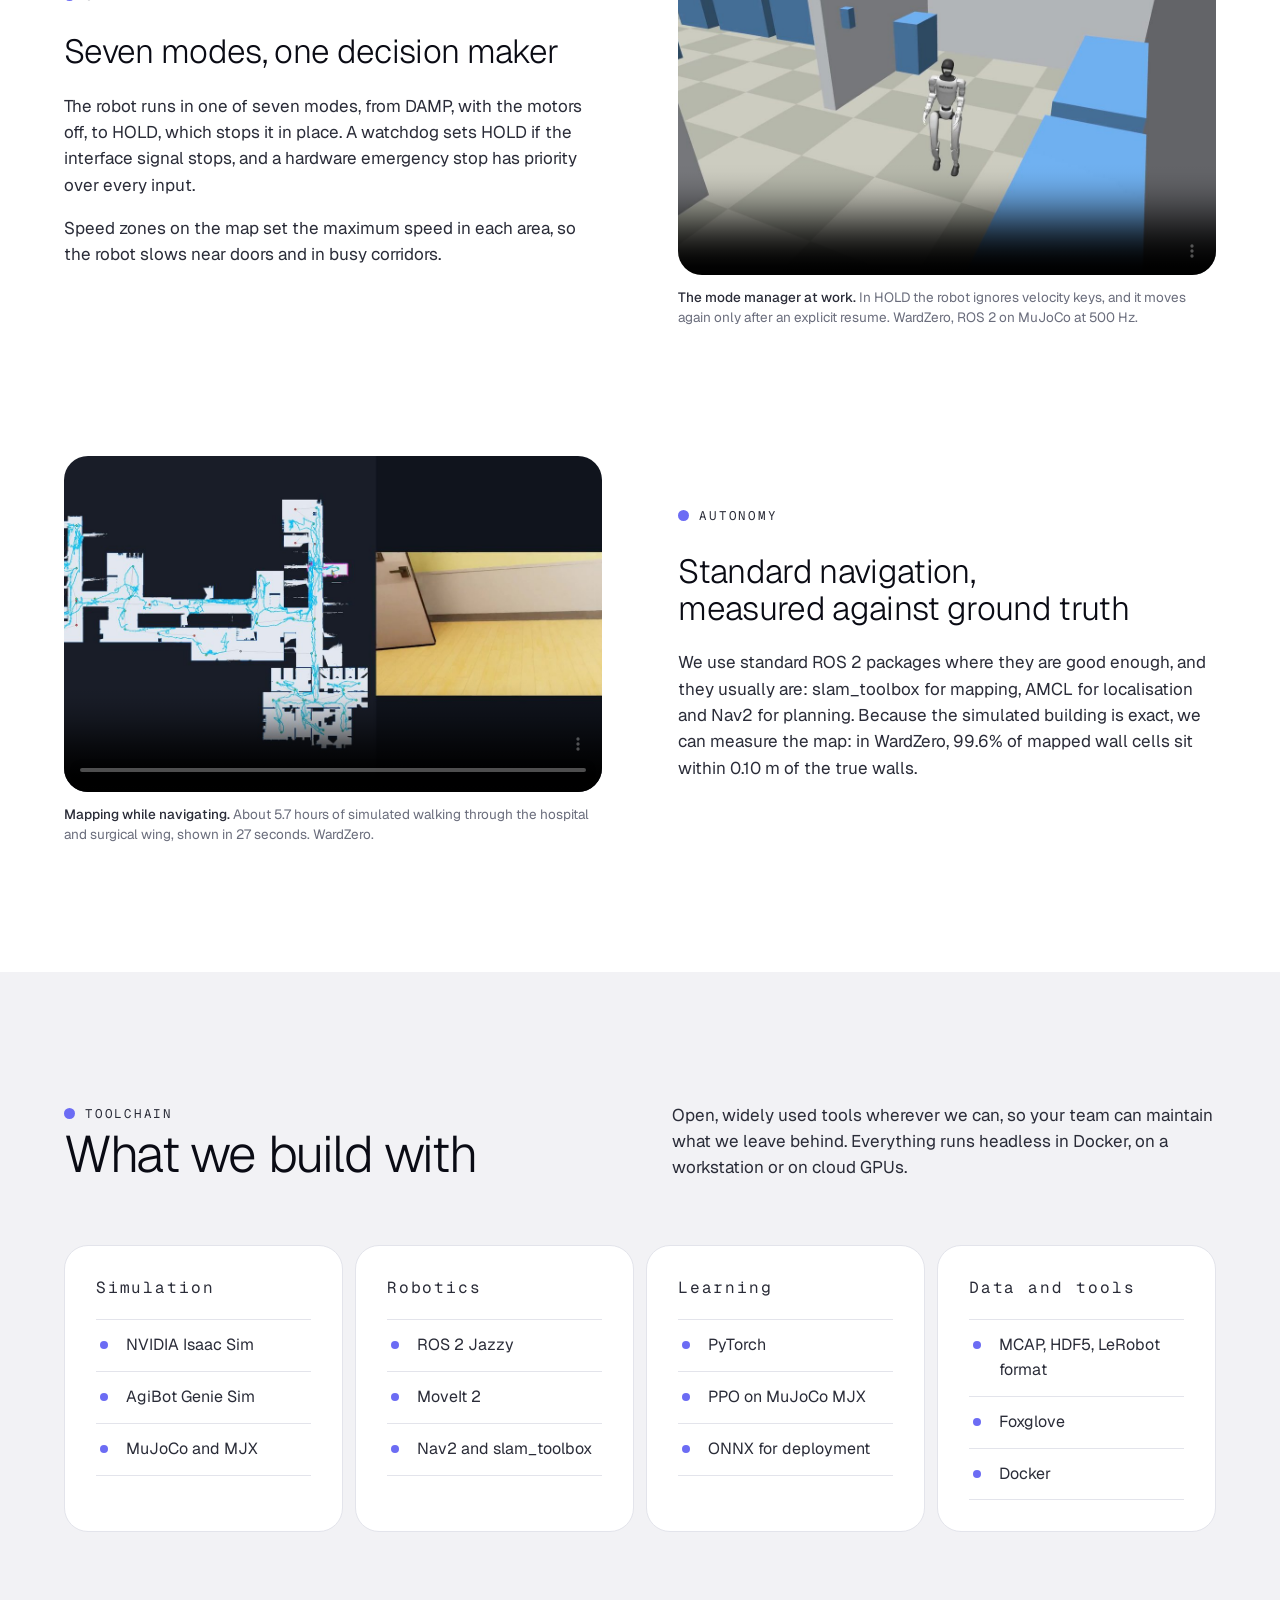
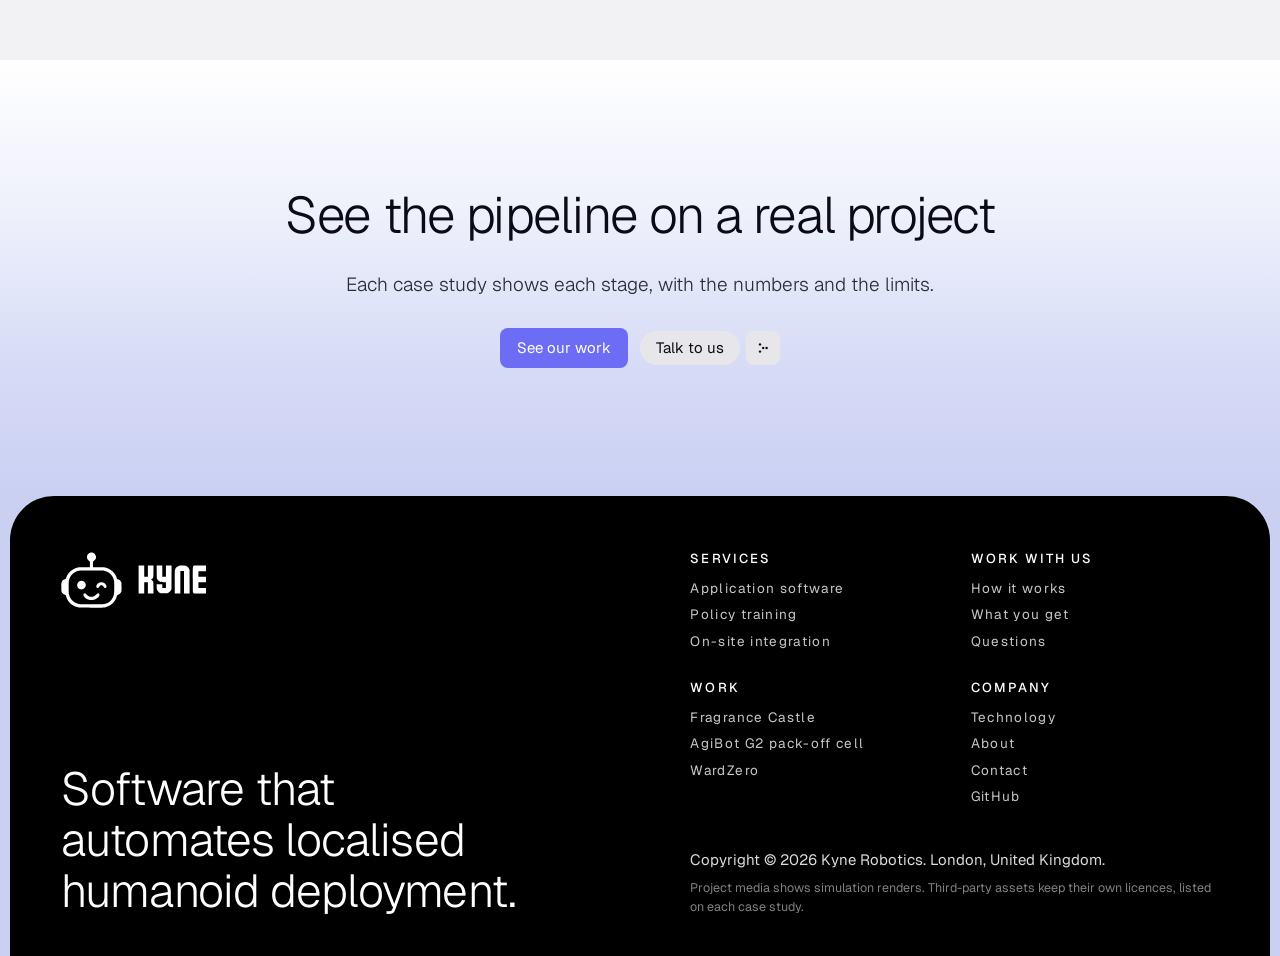
<file: technology.html>
<!DOCTYPE html>
<html lang="en-GB">
<head>
  <meta charset="utf-8">
  <meta name="viewport" content="width=device-width, initial-scale=1">
  <title>Technology: Kyne Robotics</title>
  <meta name="description" content="One software stack from simulation to the real robot: the manufacturer's interface everywhere, one safety layer, one model of the site, and a training pipeline from demonstrations to gated policies.">
  <meta property="og:title" content="Technology: Kyne Robotics">
  <meta property="og:description" content="One software stack from simulation to the real robot.">
  <meta property="og:type" content="website">
  <meta property="og:image" content="https://kynerobotics.com/assets/media/home/og.jpg">
  <meta property="og:url" content="https://kynerobotics.com/technology.html">
  <link rel="canonical" href="https://kynerobotics.com/technology.html">
  <meta name="twitter:card" content="summary_large_image">
  <meta name="theme-color" content="#07080d">
  <link rel="icon" href="assets/img/favicon.svg" type="image/svg+xml">
  <link rel="preconnect" href="https://fonts.googleapis.com">
  <link rel="preconnect" href="https://fonts.gstatic.com" crossorigin>
  <link href="https://fonts.googleapis.com/css2?family=Geist:wght@300;400;500&family=Geist+Mono:wght@400&display=swap" rel="stylesheet">
  <link rel="stylesheet" href="assets/css/site.css">
</head>
<body data-page="technology">
<!-- @header -->
<a class="skip-link" href="#main">Skip to content</a>
<header class="site-header">
  <div class="nav-slot">
    <nav class="nav" aria-label="Main">
      <a class="nav__link" data-nav="services" href="services.html">Services</a>
      <a class="nav__link" data-nav="technology" aria-current="page" href="technology.html">Technology</a>
      <div class="nav__item">
        <a class="nav__link" data-nav="work" href="work.html">Work <span class="dots" aria-hidden="true"></span></a>
        <div class="nav__menu">
          <a href="work-fragrance-castle.html">Fragrance Castle<small>Retail and logistics, perfume</small></a>
          <a href="work-packoff-cell.html">AgiBot G2 pack-off cell<small>Manufacturing, end of line</small></a>
          <a href="work-wardzero.html">WardZero<small>Healthcare, simulated hospital</small></a>
          <a href="work.html">All work<small>All three projects and how they were built</small></a>
        </div>
      </div>
      <a class="nav__link" data-nav="company" href="company.html">Company</a>
    </nav>
  </div>
  <a class="brand" href="index.html" aria-label="Kyne Robotics home">
    <svg class="brand__mark" viewBox="0 0 714 656" fill="currentColor" aria-hidden="true" focusable="false"><path fill-rule="evenodd" d="M211.5,650.5C178.8,646.0 151.8,635.0 125.1,615.3C114.5,607.5 94.8,587.2 86.8,576.0C74.9,559.2 65.4,539.0 59.4,517.7C58.0,512.6 55.9,507.5 54.7,506.2C53.6,505.0 49.8,503.1 46.3,502.0C35.2,498.6 28.9,494.9 21.4,487.5C16.5,482.7 13.1,478.2 10.7,473.4C4.5,461.1 4.0,456.3 4.0,409.3C4.0,363.2 4.5,358.6 10.0,347.3C16.5,334.0 27.0,325.6 44.2,320.0C52.2,317.4 56.0,315.6 57.2,313.9C58.2,312.6 60.1,307.6 61.4,302.9C78.4,244.0 132.6,196.0 198.2,181.8C208.2,179.7 210.3,179.6 273.5,179.6L338.5,179.5L338.8,147.5C339.1,110.8 339.3,111.4 330.7,106.3C320.0,99.9 308.8,85.7 305.2,74.0C303.1,67.0 303.2,55.4 305.4,47.1C311.4,24.9 327.3,9.9 349.5,5.3C356.3,4.0 357.8,4.0 364.8,5.4C388.3,10.2 404.7,27.1 409.6,51.9C411.0,58.9 411.1,61.5 410.1,67.4C407.8,81.8 397.4,97.0 383.6,105.9C379.9,108.3 376.7,111.3 376.1,112.8C375.3,114.6 375.1,125.7 375.2,147.5L375.5,179.5L440.5,179.6C504.5,179.6 505.7,179.7 516.0,181.9C582.4,196.4 635.2,244.0 653.0,305.2C654.3,309.4 656.2,313.8 657.4,314.9C658.5,315.9 662.9,317.8 667.0,319.0C688.9,325.4 701.4,337.3 707.7,357.6C709.3,363.0 709.5,367.7 709.5,410.0C709.5,455.3 709.4,456.7 707.3,463.5C701.3,482.3 688.5,495.0 668.9,501.5C660.1,504.5 656.7,507.5 655.5,513.7C652.6,529.5 639.0,559.6 627.7,575.2C602.0,611.0 563.0,637.3 521.3,647.0C500.2,652.0 499.1,652.0 355.2,651.9C253.9,651.8 218.3,651.5 211.5,650.5ZM485.5,612.0C510.4,610.4 526.5,606.4 544.4,597.4C557.4,590.8 567.0,583.9 578.5,572.8C604.3,548.1 619.0,515.6 623.0,475.1C624.3,461.9 624.3,361.5 623.0,349.2C619.4,314.9 606.3,286.0 583.8,262.4C562.1,239.7 535.6,225.9 502.2,219.8C490.7,217.7 488.8,217.7 357.0,217.7C225.1,217.8 223.4,217.8 211.6,219.9C188.6,224.0 166.8,232.9 149.6,245.1C118.9,267.1 97.3,302.9 91.5,341.4C90.3,349.8 90.0,362.5 90.0,408.1C90.0,465.9 90.6,479.3 94.0,496.1C99.3,522.1 113.0,549.6 129.1,566.7C156.3,595.5 186.1,609.4 226.3,611.9C244.3,613.1 467.9,613.1 485.5,612.0ZM337.6,561.5C326.6,559.4 310.1,553.7 302.3,549.3C283.1,538.6 266.6,520.4 263.0,505.9C259.6,492.4 271.9,481.0 285.3,485.0C289.8,486.3 295.5,491.7 302.3,500.8C309.1,510.0 322.4,518.6 337.0,523.2C346.6,526.2 364.8,526.4 375.0,523.6C391.0,519.2 404.4,510.5 413.3,498.8C420.1,489.7 423.8,486.4 428.9,484.9C442.1,481.0 454.3,492.6 451.0,505.9C448.3,516.7 438.8,529.4 425.7,539.8C413.7,549.4 401.7,555.1 384.1,559.7C371.7,562.9 349.6,563.7 337.6,561.5ZM228.5,437.8C213.0,434.9 198.7,422.5 193.0,407.2C185.5,387.1 190.0,365.7 204.9,351.0C229.2,327.0 266.9,332.5 284.6,362.6C287.7,367.9 291.0,380.9 291.0,387.9C290.9,420.7 261.5,444.1 228.5,437.8ZM511.5,420.5C506.8,418.0 503.4,414.3 499.9,407.6C492.5,393.8 483.9,388.3 471.3,389.3C460.4,390.1 456.5,393.5 446.1,410.3C441.7,417.6 437.9,420.3 431.5,420.8C417.9,421.9 410.2,411.0 414.5,396.4C420.1,377.2 434.0,363.2 454.0,356.7C487.2,345.8 523.6,364.6 533.3,397.7C535.9,406.5 532.4,415.7 525.0,419.5C520.6,421.8 514.8,422.2 511.5,420.5Z"/></svg>
    <svg class="brand__word" viewBox="0 0 452 191" fill="currentColor" aria-hidden="true" focusable="false"><path fill-rule="evenodd" d="M4.0,95.5L4.0,4.0L22.5,4.0L41.0,4.0L41.0,40.5L41.0,77.0L53.0,77.0L65.0,77.0L65.0,40.5L65.0,4.0L83.6,4.0L102.1,4.0L101.8,41.8C101.5,78.2 101.4,79.6 99.3,83.5C96.6,88.5 92.5,92.5 88.1,94.3C84.8,95.7 84.8,95.8 86.9,96.5C90.4,97.6 96.9,103.8 99.3,108.4C101.4,112.4 101.5,113.7 101.8,149.8L102.1,187.0L83.6,187.0L65.0,187.0L65.0,150.5L65.0,114.0L53.0,114.0L41.0,114.0L41.0,150.5L41.0,187.0L22.5,187.0L4.0,187.0L4.0,95.5ZM149.3,185.6C138.7,182.2 131.7,175.9 126.6,165.0C123.6,158.7 123.5,157.9 123.2,142.8L122.8,127.0L141.4,127.0L160.0,127.0L160.0,139.0L160.0,151.0L172.0,151.0L184.0,151.0L184.0,132.6L184.0,114.2L168.2,113.8C154.9,113.4 151.6,113.0 146.5,111.1C138.4,108.0 129.3,98.8 125.9,90.5C123.5,84.6 123.5,84.0 123.2,44.2L122.9,4.0L141.4,4.0L160.0,4.0L160.0,40.5L160.0,77.0L172.0,77.0L184.0,77.0L184.0,40.5L184.0,4.0L202.5,4.0L221.1,4.0L220.8,81.7L220.5,159.5L217.8,165.2C214.1,173.1 208.0,179.4 200.1,183.3L193.6,186.5L173.5,186.7C158.9,186.9 152.4,186.6 149.3,185.6ZM242.0,113.0C242.0,62.2 242.4,37.4 243.1,33.8C246.1,19.9 254.4,10.6 267.8,6.1C273.0,4.3 276.4,4.0 290.8,4.0C303.4,4.0 309.0,4.4 313.1,5.6C324.2,8.9 332.0,15.5 336.9,25.9L339.5,31.5L339.8,109.2L340.1,187.0L321.5,187.0L303.0,187.0L303.0,113.5L303.0,40.0L291.0,40.0L279.0,40.0L279.0,113.5L279.0,187.0L260.5,187.0L242.0,187.0L242.0,113.0ZM366.1,185.4C360.9,181.7 361.0,183.2 361.0,95.5C361.0,6.1 360.8,8.7 366.9,5.6C369.5,4.2 375.5,4.0 409.0,4.0L448.0,4.0L447.8,22.3L447.5,40.5L422.8,40.8L398.0,41.0L398.0,59.0L398.0,77.0L422.8,77.2L447.5,77.5L447.8,95.8L448.0,114.0L423.0,114.0L398.0,114.0L398.0,132.5L398.0,151.0L423.0,151.0L448.0,151.0L448.0,169.0L448.0,187.0L408.2,187.0C373.1,187.0 368.2,186.8 366.1,185.4Z"/></svg>
  </a>
  <div class="header-cta">
    <a class="btn btn--accent" href="work-with-us.html">Work with us</a>
    <button class="menu-toggle" type="button" data-menu-open aria-expanded="false" aria-controls="mobile-menu">
      <span class="menu-toggle__bars" aria-hidden="true"></span>Menu
    </button>
  </div>
</header>
<div class="mobile-menu" id="mobile-menu" aria-hidden="true" role="dialog" aria-modal="true" aria-label="Menu">
  <div class="mobile-menu__top">
    <a class="brand" href="index.html" aria-label="Kyne Robotics home">
      <svg class="brand__mark" viewBox="0 0 714 656" fill="currentColor" aria-hidden="true" focusable="false"><path fill-rule="evenodd" d="M211.5,650.5C178.8,646.0 151.8,635.0 125.1,615.3C114.5,607.5 94.8,587.2 86.8,576.0C74.9,559.2 65.4,539.0 59.4,517.7C58.0,512.6 55.9,507.5 54.7,506.2C53.6,505.0 49.8,503.1 46.3,502.0C35.2,498.6 28.9,494.9 21.4,487.5C16.5,482.7 13.1,478.2 10.7,473.4C4.5,461.1 4.0,456.3 4.0,409.3C4.0,363.2 4.5,358.6 10.0,347.3C16.5,334.0 27.0,325.6 44.2,320.0C52.2,317.4 56.0,315.6 57.2,313.9C58.2,312.6 60.1,307.6 61.4,302.9C78.4,244.0 132.6,196.0 198.2,181.8C208.2,179.7 210.3,179.6 273.5,179.6L338.5,179.5L338.8,147.5C339.1,110.8 339.3,111.4 330.7,106.3C320.0,99.9 308.8,85.7 305.2,74.0C303.1,67.0 303.2,55.4 305.4,47.1C311.4,24.9 327.3,9.9 349.5,5.3C356.3,4.0 357.8,4.0 364.8,5.4C388.3,10.2 404.7,27.1 409.6,51.9C411.0,58.9 411.1,61.5 410.1,67.4C407.8,81.8 397.4,97.0 383.6,105.9C379.9,108.3 376.7,111.3 376.1,112.8C375.3,114.6 375.1,125.7 375.2,147.5L375.5,179.5L440.5,179.6C504.5,179.6 505.7,179.7 516.0,181.9C582.4,196.4 635.2,244.0 653.0,305.2C654.3,309.4 656.2,313.8 657.4,314.9C658.5,315.9 662.9,317.8 667.0,319.0C688.9,325.4 701.4,337.3 707.7,357.6C709.3,363.0 709.5,367.7 709.5,410.0C709.5,455.3 709.4,456.7 707.3,463.5C701.3,482.3 688.5,495.0 668.9,501.5C660.1,504.5 656.7,507.5 655.5,513.7C652.6,529.5 639.0,559.6 627.7,575.2C602.0,611.0 563.0,637.3 521.3,647.0C500.2,652.0 499.1,652.0 355.2,651.9C253.9,651.8 218.3,651.5 211.5,650.5ZM485.5,612.0C510.4,610.4 526.5,606.4 544.4,597.4C557.4,590.8 567.0,583.9 578.5,572.8C604.3,548.1 619.0,515.6 623.0,475.1C624.3,461.9 624.3,361.5 623.0,349.2C619.4,314.9 606.3,286.0 583.8,262.4C562.1,239.7 535.6,225.9 502.2,219.8C490.7,217.7 488.8,217.7 357.0,217.7C225.1,217.8 223.4,217.8 211.6,219.9C188.6,224.0 166.8,232.9 149.6,245.1C118.9,267.1 97.3,302.9 91.5,341.4C90.3,349.8 90.0,362.5 90.0,408.1C90.0,465.9 90.6,479.3 94.0,496.1C99.3,522.1 113.0,549.6 129.1,566.7C156.3,595.5 186.1,609.4 226.3,611.9C244.3,613.1 467.9,613.1 485.5,612.0ZM337.6,561.5C326.6,559.4 310.1,553.7 302.3,549.3C283.1,538.6 266.6,520.4 263.0,505.9C259.6,492.4 271.9,481.0 285.3,485.0C289.8,486.3 295.5,491.7 302.3,500.8C309.1,510.0 322.4,518.6 337.0,523.2C346.6,526.2 364.8,526.4 375.0,523.6C391.0,519.2 404.4,510.5 413.3,498.8C420.1,489.7 423.8,486.4 428.9,484.9C442.1,481.0 454.3,492.6 451.0,505.9C448.3,516.7 438.8,529.4 425.7,539.8C413.7,549.4 401.7,555.1 384.1,559.7C371.7,562.9 349.6,563.7 337.6,561.5ZM228.5,437.8C213.0,434.9 198.7,422.5 193.0,407.2C185.5,387.1 190.0,365.7 204.9,351.0C229.2,327.0 266.9,332.5 284.6,362.6C287.7,367.9 291.0,380.9 291.0,387.9C290.9,420.7 261.5,444.1 228.5,437.8ZM511.5,420.5C506.8,418.0 503.4,414.3 499.9,407.6C492.5,393.8 483.9,388.3 471.3,389.3C460.4,390.1 456.5,393.5 446.1,410.3C441.7,417.6 437.9,420.3 431.5,420.8C417.9,421.9 410.2,411.0 414.5,396.4C420.1,377.2 434.0,363.2 454.0,356.7C487.2,345.8 523.6,364.6 533.3,397.7C535.9,406.5 532.4,415.7 525.0,419.5C520.6,421.8 514.8,422.2 511.5,420.5Z"/></svg>
      <svg class="brand__word" viewBox="0 0 452 191" fill="currentColor" aria-hidden="true" focusable="false"><path fill-rule="evenodd" d="M4.0,95.5L4.0,4.0L22.5,4.0L41.0,4.0L41.0,40.5L41.0,77.0L53.0,77.0L65.0,77.0L65.0,40.5L65.0,4.0L83.6,4.0L102.1,4.0L101.8,41.8C101.5,78.2 101.4,79.6 99.3,83.5C96.6,88.5 92.5,92.5 88.1,94.3C84.8,95.7 84.8,95.8 86.9,96.5C90.4,97.6 96.9,103.8 99.3,108.4C101.4,112.4 101.5,113.7 101.8,149.8L102.1,187.0L83.6,187.0L65.0,187.0L65.0,150.5L65.0,114.0L53.0,114.0L41.0,114.0L41.0,150.5L41.0,187.0L22.5,187.0L4.0,187.0L4.0,95.5ZM149.3,185.6C138.7,182.2 131.7,175.9 126.6,165.0C123.6,158.7 123.5,157.9 123.2,142.8L122.8,127.0L141.4,127.0L160.0,127.0L160.0,139.0L160.0,151.0L172.0,151.0L184.0,151.0L184.0,132.6L184.0,114.2L168.2,113.8C154.9,113.4 151.6,113.0 146.5,111.1C138.4,108.0 129.3,98.8 125.9,90.5C123.5,84.6 123.5,84.0 123.2,44.2L122.9,4.0L141.4,4.0L160.0,4.0L160.0,40.5L160.0,77.0L172.0,77.0L184.0,77.0L184.0,40.5L184.0,4.0L202.5,4.0L221.1,4.0L220.8,81.7L220.5,159.5L217.8,165.2C214.1,173.1 208.0,179.4 200.1,183.3L193.6,186.5L173.5,186.7C158.9,186.9 152.4,186.6 149.3,185.6ZM242.0,113.0C242.0,62.2 242.4,37.4 243.1,33.8C246.1,19.9 254.4,10.6 267.8,6.1C273.0,4.3 276.4,4.0 290.8,4.0C303.4,4.0 309.0,4.4 313.1,5.6C324.2,8.9 332.0,15.5 336.9,25.9L339.5,31.5L339.8,109.2L340.1,187.0L321.5,187.0L303.0,187.0L303.0,113.5L303.0,40.0L291.0,40.0L279.0,40.0L279.0,113.5L279.0,187.0L260.5,187.0L242.0,187.0L242.0,113.0ZM366.1,185.4C360.9,181.7 361.0,183.2 361.0,95.5C361.0,6.1 360.8,8.7 366.9,5.6C369.5,4.2 375.5,4.0 409.0,4.0L448.0,4.0L447.8,22.3L447.5,40.5L422.8,40.8L398.0,41.0L398.0,59.0L398.0,77.0L422.8,77.2L447.5,77.5L447.8,95.8L448.0,114.0L423.0,114.0L398.0,114.0L398.0,132.5L398.0,151.0L423.0,151.0L448.0,151.0L448.0,169.0L448.0,187.0L408.2,187.0C373.1,187.0 368.2,186.8 366.1,185.4Z"/></svg>
    </a>
    <button class="mobile-menu__close" type="button" data-menu-close>Close</button>
  </div>
  <nav aria-label="Mobile">
    <a href="services.html">Services</a>
    <a href="technology.html">Technology</a>
    <a href="work.html">Work</a>
    <a class="sub" href="work-fragrance-castle.html">Fragrance Castle</a>
    <a class="sub" href="work-packoff-cell.html">AgiBot G2 pack-off cell</a>
    <a class="sub" href="work-wardzero.html">WardZero</a>
    <a href="company.html">Company</a>
    <a href="contact.html">Contact</a>
  </nav>
  <a class="btn btn--accent" href="work-with-us.html">Work with us</a>
</div>
<!-- /@header -->

<main id="main">

  <section class="hero hero--sub" aria-labelledby="hero-title">
    <div class="hero__media"><img src="assets/media/wardzero/04_isaac_backend.jpg" alt=""></div>
    <div class="hero__inner">
      <div class="wrap">
        <div class="hero__content">
          <p class="eyebrow eyebrow--plain eyebrow--light">Technology</p>
          <h1 class="display" id="hero-title">One stack from simulation to the real robot</h1>
          <p class="hero__lead">Our deployment software runs the same automated pipeline for every site. The robot interface, the safety layer and the model of the site are shared between simulation and hardware, so a result in simulation means something on site.</p>
        </div>
      </div>
    </div>
  </section>

  <section class="section" aria-labelledby="principles-title">
    <div class="wrap">
      <div class="section-head">
        <div>
          <p class="eyebrow">Architecture</p>
          <h2 class="h2" id="principles-title">Built so nothing is rewritten for deployment</h2>
        </div>
        <p>The gap between simulation and a real robot is mostly software that changes on the way. We design the stack so the code you test is the code you install.</p>
      </div>
      <div class="grid-3">
        <article class="info-card info-card--dark" data-reveal>
          <p class="info-card__num">01</p>
          <h3>One robot interface</h3>
          <p>Our software talks to the robot through the manufacturer's interface in every environment. On the Unitree G1 the controller sends motor targets at 500 Hz and reads joint states, in MuJoCo, in Isaac Sim and on the robot. On the AgiBot G2, a simulated GDK lets GDK code run on the simulated cell unchanged.</p>
        </article>
        <article class="info-card info-card--dark" data-reveal>
          <p class="info-card__num">02</p>
          <h3>One safety layer</h3>
          <p>Every input, from a teleoperator to a trained policy, asks a mode manager for control. A control lease, a watchdog, an emergency stop gate and speed zones decide what moves, and only one process ever sends joint commands.</p>
        </article>
        <article class="info-card info-card--dark" data-reveal>
          <p class="info-card__num">03</p>
          <h3>One model of the site</h3>
          <p>One layout file generates the photoreal scene, the physics world, the colliders for the motion planner and the maps. A map made in one simulator is correct in the other, and a change to the site is made once.</p>
        </article>
      </div>
    </div>
  </section>

  <section class="section section--wash" aria-labelledby="pipeline-title">
    <div class="wrap">
      <div class="feature-head" data-reveal>
        <p class="eyebrow">Deployment automation</p>
        <h2 class="h2" id="pipeline-title">From demonstrations to a policy that has earned its place</h2>
      </div>
      <ol class="steps steps--6">
        <li class="step" data-reveal><span class="step__num">01 Site model</span><span class="step__title">Model the site and the robot</span><p>Generated from one layout file, with build checks for blocked doors and overlapping objects. The robot model comes from one source file for every simulator.</p></li>
        <li class="step" data-reveal><span class="step__num">02 Demonstrate</span><span class="step__title">Show the robot the task</span><p>Teleoperation from a keyboard over SSH, a SpaceMouse or a webcam with hand tracking, with no VR headset needed. Scripted generators randomise product positions and labels for volume.</p></li>
        <li class="step" data-reveal><span class="step__num">03 Record</span><span class="step__title">Keep every frame in sync</span><p>Head camera, depth, joint states and commands go to MCAP, then HDF5 and LeRobot-style datasets. The compressed profile records at about 1.1 MB/s, against 78 MB/s raw.</p></li>
        <li class="step" data-reveal><span class="step__num">04 Train</span><span class="step__title">Learn the skill</span><p>Imitation learning such as ACT and behaviour cloning for manipulation. PPO in MuJoCo MJX for locomotion and whole-body control, with 2,048 robots in parallel on one GPU and a teacher-student curriculum.</p></li>
        <li class="step" data-reveal><span class="step__num">05 Validate</span><span class="step__title">Pass the gates</span><p>Each training stage has pass gates, and validation uses whole held-out episodes. The trainer keeps the checkpoint that passes, not the last one.</p></li>
        <li class="step" data-reveal><span class="step__num">06 Deploy</span><span class="step__title">Move to the robot</span><p>Policies export to ONNX and run inside the same controller on every backend. The ROS 2 stack, with slam_toolbox, AMCL and Nav2, moves to the robot unchanged.</p></li>
      </ol>
    </div>
  </section>

  <section class="section" aria-label="The pipeline in practice">
    <div class="wrap">
      <div class="split">
        <figure class="split__media" data-reveal>
          <div class="media media--cover">
            <video data-autoplay muted loop playsinline controls preload="none" poster="assets/media/packoff/03_teleop_replay.jpg" aria-label="Kinematic replay of a recorded teleoperation episode: the robot model, the camera frames and plots of the arm joints">
              <source src="assets/media/packoff/03_teleop_replay.mp4" type="video/mp4">
            </video>
          </div>
          <figcaption><strong>A recorded demonstration, replayed from its data file.</strong> Commanded and measured arm joints agree within 0.0012 rad. AgiBot G2 pack-off cell.</figcaption>
        </figure>
        <div class="split__body" data-reveal>
          <p class="eyebrow">Data</p>
          <h2 class="h3">Demonstrations you can audit</h2>
          <p>Every episode is a file you can open, replay and check. We redraw the robot from the recorded joints next to the camera frames, so a bad demonstration is caught before it reaches training.</p>
          <p>The validation split uses complete episodes, so no frame of a validation episode leaks into the training data.</p>
        </div>
      </div>
      <div class="split split--flip">
        <figure class="split__media" data-reveal>
          <div class="media media--cover">
            <video data-autoplay muted loop playsinline controls preload="none" poster="assets/media/wardzero/06_mode_manager_teleop.jpg" aria-label="A humanoid in MuJoCo responds to keyboard commands through the mode manager: it stands, walks, holds and resumes">
              <source src="assets/media/wardzero/06_mode_manager_teleop.mp4" type="video/mp4">
            </video>
          </div>
          <figcaption><strong>The mode manager at work.</strong> In HOLD the robot ignores velocity keys, and it moves again only after an explicit resume. WardZero, ROS 2 on MuJoCo at 500 Hz.</figcaption>
        </figure>
        <div class="split__body" data-reveal>
          <p class="eyebrow">Safety</p>
          <h2 class="h3">Seven modes, one decision maker</h2>
          <p>The robot runs in one of seven modes, from DAMP, with the motors off, to HOLD, which stops it in place. A watchdog sets HOLD if the interface signal stops, and a hardware emergency stop has priority over every input.</p>
          <p>Speed zones on the map set the maximum speed in each area, so the robot slows near doors and in busy corridors.</p>
        </div>
      </div>
      <div class="split">
        <figure class="split__media" data-reveal>
          <div class="media media--cover">
            <video data-autoplay muted loop playsinline controls preload="none" poster="assets/media/wardzero/07_slam_navigation.jpg" aria-label="A map of the hospital builds up as the robot walks a long route, with the head camera view beside it">
              <source src="assets/media/wardzero/07_slam_navigation.mp4" type="video/mp4">
            </video>
          </div>
          <figcaption><strong>Mapping while navigating.</strong> About 5.7 hours of simulated walking through the hospital and surgical wing, shown in 27 seconds. WardZero.</figcaption>
        </figure>
        <div class="split__body" data-reveal>
          <p class="eyebrow">Autonomy</p>
          <h2 class="h3">Standard navigation, measured against ground truth</h2>
          <p>We use standard ROS 2 packages where they are good enough, and they usually are: slam_toolbox for mapping, AMCL for localisation and Nav2 for planning. Because the simulated building is exact, we can measure the map: in WardZero, 99.6% of mapped wall cells sit within 0.10 m of the true walls.</p>
        </div>
      </div>
    </div>
  </section>

  <section class="section section--surface" aria-labelledby="tools-title">
    <div class="wrap">
      <div class="section-head">
        <div>
          <p class="eyebrow">Toolchain</p>
          <h2 class="h2" id="tools-title">What we build with</h2>
        </div>
        <p>Open, widely used tools wherever we can, so your team can maintain what we leave behind. Everything runs headless in Docker, on a workstation or on cloud GPUs.</p>
      </div>
      <div class="grid-4">
        <article class="info-card info-card--white" data-reveal>
          <p class="info-card__num">Simulation</p>
          <ul class="checklist" style="margin-top:4px">
            <li>NVIDIA Isaac Sim</li>
            <li>AgiBot Genie Sim</li>
            <li>MuJoCo and MJX</li>
          </ul>
        </article>
        <article class="info-card info-card--white" data-reveal>
          <p class="info-card__num">Robotics</p>
          <ul class="checklist" style="margin-top:4px">
            <li>ROS 2 Jazzy</li>
            <li>MoveIt 2</li>
            <li>Nav2 and slam_toolbox</li>
          </ul>
        </article>
        <article class="info-card info-card--white" data-reveal>
          <p class="info-card__num">Learning</p>
          <ul class="checklist" style="margin-top:4px">
            <li>PyTorch</li>
            <li>PPO on MuJoCo MJX</li>
            <li>ONNX for deployment</li>
          </ul>
        </article>
        <article class="info-card info-card--white" data-reveal>
          <p class="info-card__num">Data and tools</p>
          <ul class="checklist" style="margin-top:4px">
            <li>MCAP, HDF5, LeRobot format</li>
            <li>Foxglove</li>
            <li>Docker</li>
          </ul>
        </article>
      </div>
    </div>
  </section>

  <section class="section section--wash-end cta-band" aria-labelledby="cta-title">
    <div class="wrap">
      <h2 class="h2" id="cta-title" data-reveal>See the pipeline on a real project</h2>
      <p data-reveal>Each case study shows each stage, with the numbers and the limits.</p>
      <div class="actions" data-reveal>
        <a class="btn btn--accent" href="work.html">See our work</a>
        <a class="pill-link" href="contact.html"><span class="pill-link__label">Talk to us</span><span class="pill-link__icon"><span class="dots" aria-hidden="true"></span></span></a>
      </div>
    </div>
  </section>

</main>

<!-- @footer -->
<footer class="site-footer">
  <div class="site-footer__inner">
    <div class="site-footer__left">
      <a class="site-footer__brand" href="index.html" aria-label="Kyne Robotics home"><svg class="site-footer__mark" viewBox="0 0 714 656" fill="currentColor" aria-hidden="true" focusable="false"><path fill-rule="evenodd" d="M211.5,650.5C178.8,646.0 151.8,635.0 125.1,615.3C114.5,607.5 94.8,587.2 86.8,576.0C74.9,559.2 65.4,539.0 59.4,517.7C58.0,512.6 55.9,507.5 54.7,506.2C53.6,505.0 49.8,503.1 46.3,502.0C35.2,498.6 28.9,494.9 21.4,487.5C16.5,482.7 13.1,478.2 10.7,473.4C4.5,461.1 4.0,456.3 4.0,409.3C4.0,363.2 4.5,358.6 10.0,347.3C16.5,334.0 27.0,325.6 44.2,320.0C52.2,317.4 56.0,315.6 57.2,313.9C58.2,312.6 60.1,307.6 61.4,302.9C78.4,244.0 132.6,196.0 198.2,181.8C208.2,179.7 210.3,179.6 273.5,179.6L338.5,179.5L338.8,147.5C339.1,110.8 339.3,111.4 330.7,106.3C320.0,99.9 308.8,85.7 305.2,74.0C303.1,67.0 303.2,55.4 305.4,47.1C311.4,24.9 327.3,9.9 349.5,5.3C356.3,4.0 357.8,4.0 364.8,5.4C388.3,10.2 404.7,27.1 409.6,51.9C411.0,58.9 411.1,61.5 410.1,67.4C407.8,81.8 397.4,97.0 383.6,105.9C379.9,108.3 376.7,111.3 376.1,112.8C375.3,114.6 375.1,125.7 375.2,147.5L375.5,179.5L440.5,179.6C504.5,179.6 505.7,179.7 516.0,181.9C582.4,196.4 635.2,244.0 653.0,305.2C654.3,309.4 656.2,313.8 657.4,314.9C658.5,315.9 662.9,317.8 667.0,319.0C688.9,325.4 701.4,337.3 707.7,357.6C709.3,363.0 709.5,367.7 709.5,410.0C709.5,455.3 709.4,456.7 707.3,463.5C701.3,482.3 688.5,495.0 668.9,501.5C660.1,504.5 656.7,507.5 655.5,513.7C652.6,529.5 639.0,559.6 627.7,575.2C602.0,611.0 563.0,637.3 521.3,647.0C500.2,652.0 499.1,652.0 355.2,651.9C253.9,651.8 218.3,651.5 211.5,650.5ZM485.5,612.0C510.4,610.4 526.5,606.4 544.4,597.4C557.4,590.8 567.0,583.9 578.5,572.8C604.3,548.1 619.0,515.6 623.0,475.1C624.3,461.9 624.3,361.5 623.0,349.2C619.4,314.9 606.3,286.0 583.8,262.4C562.1,239.7 535.6,225.9 502.2,219.8C490.7,217.7 488.8,217.7 357.0,217.7C225.1,217.8 223.4,217.8 211.6,219.9C188.6,224.0 166.8,232.9 149.6,245.1C118.9,267.1 97.3,302.9 91.5,341.4C90.3,349.8 90.0,362.5 90.0,408.1C90.0,465.9 90.6,479.3 94.0,496.1C99.3,522.1 113.0,549.6 129.1,566.7C156.3,595.5 186.1,609.4 226.3,611.9C244.3,613.1 467.9,613.1 485.5,612.0ZM337.6,561.5C326.6,559.4 310.1,553.7 302.3,549.3C283.1,538.6 266.6,520.4 263.0,505.9C259.6,492.4 271.9,481.0 285.3,485.0C289.8,486.3 295.5,491.7 302.3,500.8C309.1,510.0 322.4,518.6 337.0,523.2C346.6,526.2 364.8,526.4 375.0,523.6C391.0,519.2 404.4,510.5 413.3,498.8C420.1,489.7 423.8,486.4 428.9,484.9C442.1,481.0 454.3,492.6 451.0,505.9C448.3,516.7 438.8,529.4 425.7,539.8C413.7,549.4 401.7,555.1 384.1,559.7C371.7,562.9 349.6,563.7 337.6,561.5ZM228.5,437.8C213.0,434.9 198.7,422.5 193.0,407.2C185.5,387.1 190.0,365.7 204.9,351.0C229.2,327.0 266.9,332.5 284.6,362.6C287.7,367.9 291.0,380.9 291.0,387.9C290.9,420.7 261.5,444.1 228.5,437.8ZM511.5,420.5C506.8,418.0 503.4,414.3 499.9,407.6C492.5,393.8 483.9,388.3 471.3,389.3C460.4,390.1 456.5,393.5 446.1,410.3C441.7,417.6 437.9,420.3 431.5,420.8C417.9,421.9 410.2,411.0 414.5,396.4C420.1,377.2 434.0,363.2 454.0,356.7C487.2,345.8 523.6,364.6 533.3,397.7C535.9,406.5 532.4,415.7 525.0,419.5C520.6,421.8 514.8,422.2 511.5,420.5Z"/></svg><svg class="site-footer__wordmark" viewBox="0 0 452 191" fill="currentColor" aria-hidden="true" focusable="false"><path fill-rule="evenodd" d="M4.0,95.5L4.0,4.0L22.5,4.0L41.0,4.0L41.0,40.5L41.0,77.0L53.0,77.0L65.0,77.0L65.0,40.5L65.0,4.0L83.6,4.0L102.1,4.0L101.8,41.8C101.5,78.2 101.4,79.6 99.3,83.5C96.6,88.5 92.5,92.5 88.1,94.3C84.8,95.7 84.8,95.8 86.9,96.5C90.4,97.6 96.9,103.8 99.3,108.4C101.4,112.4 101.5,113.7 101.8,149.8L102.1,187.0L83.6,187.0L65.0,187.0L65.0,150.5L65.0,114.0L53.0,114.0L41.0,114.0L41.0,150.5L41.0,187.0L22.5,187.0L4.0,187.0L4.0,95.5ZM149.3,185.6C138.7,182.2 131.7,175.9 126.6,165.0C123.6,158.7 123.5,157.9 123.2,142.8L122.8,127.0L141.4,127.0L160.0,127.0L160.0,139.0L160.0,151.0L172.0,151.0L184.0,151.0L184.0,132.6L184.0,114.2L168.2,113.8C154.9,113.4 151.6,113.0 146.5,111.1C138.4,108.0 129.3,98.8 125.9,90.5C123.5,84.6 123.5,84.0 123.2,44.2L122.9,4.0L141.4,4.0L160.0,4.0L160.0,40.5L160.0,77.0L172.0,77.0L184.0,77.0L184.0,40.5L184.0,4.0L202.5,4.0L221.1,4.0L220.8,81.7L220.5,159.5L217.8,165.2C214.1,173.1 208.0,179.4 200.1,183.3L193.6,186.5L173.5,186.7C158.9,186.9 152.4,186.6 149.3,185.6ZM242.0,113.0C242.0,62.2 242.4,37.4 243.1,33.8C246.1,19.9 254.4,10.6 267.8,6.1C273.0,4.3 276.4,4.0 290.8,4.0C303.4,4.0 309.0,4.4 313.1,5.6C324.2,8.9 332.0,15.5 336.9,25.9L339.5,31.5L339.8,109.2L340.1,187.0L321.5,187.0L303.0,187.0L303.0,113.5L303.0,40.0L291.0,40.0L279.0,40.0L279.0,113.5L279.0,187.0L260.5,187.0L242.0,187.0L242.0,113.0ZM366.1,185.4C360.9,181.7 361.0,183.2 361.0,95.5C361.0,6.1 360.8,8.7 366.9,5.6C369.5,4.2 375.5,4.0 409.0,4.0L448.0,4.0L447.8,22.3L447.5,40.5L422.8,40.8L398.0,41.0L398.0,59.0L398.0,77.0L422.8,77.2L447.5,77.5L447.8,95.8L448.0,114.0L423.0,114.0L398.0,114.0L398.0,132.5L398.0,151.0L423.0,151.0L448.0,151.0L448.0,169.0L448.0,187.0L408.2,187.0C373.1,187.0 368.2,186.8 366.1,185.4Z"/></svg></a>
      <p class="site-footer__line">Software that automates localised humanoid deployment.</p>
    </div>
    <div class="site-footer__right">
      <div class="footer-cols">
        <div>
          <h2><a href="services.html">Services</a></h2>
          <ul>
            <li><a href="services.html#applications">Application software</a></li>
            <li><a href="services.html#policies">Policy training</a></li>
            <li><a href="services.html#integration">On-site integration</a></li>
          </ul>
        </div>
        <div>
          <h2><a href="work-with-us.html">Work with us</a></h2>
          <ul>
            <li><a href="work-with-us.html#study">How it works</a></li>
            <li><a href="work-with-us.html#deliverables">What you get</a></li>
            <li><a href="work-with-us.html#faq">Questions</a></li>
          </ul>
        </div>
        <div>
          <h2><a href="work.html">Work</a></h2>
          <ul>
            <li><a href="work-fragrance-castle.html">Fragrance Castle</a></li>
            <li><a href="work-packoff-cell.html">AgiBot G2 pack-off cell</a></li>
            <li><a href="work-wardzero.html">WardZero</a></li>
          </ul>
        </div>
        <div>
          <h2><a href="company.html">Company</a></h2>
          <ul>
            <li><a href="technology.html">Technology</a></li>
            <li><a href="company.html">About</a></li>
            <li><a href="contact.html">Contact</a></li>
            <li><a href="https://github.com/Bkrakshith">GitHub</a></li>
          </ul>
        </div>
      </div>
      <p class="site-footer__legal">Copyright &copy; 2026 Kyne Robotics. London, United Kingdom.
        <span>Project media shows simulation renders. Third-party assets keep their own licences, listed on each case study.</span></p>
    </div>
  </div>
</footer>
<script src="assets/js/site.js" defer></script>
<!-- /@footer -->
</body>
</html>
</file>
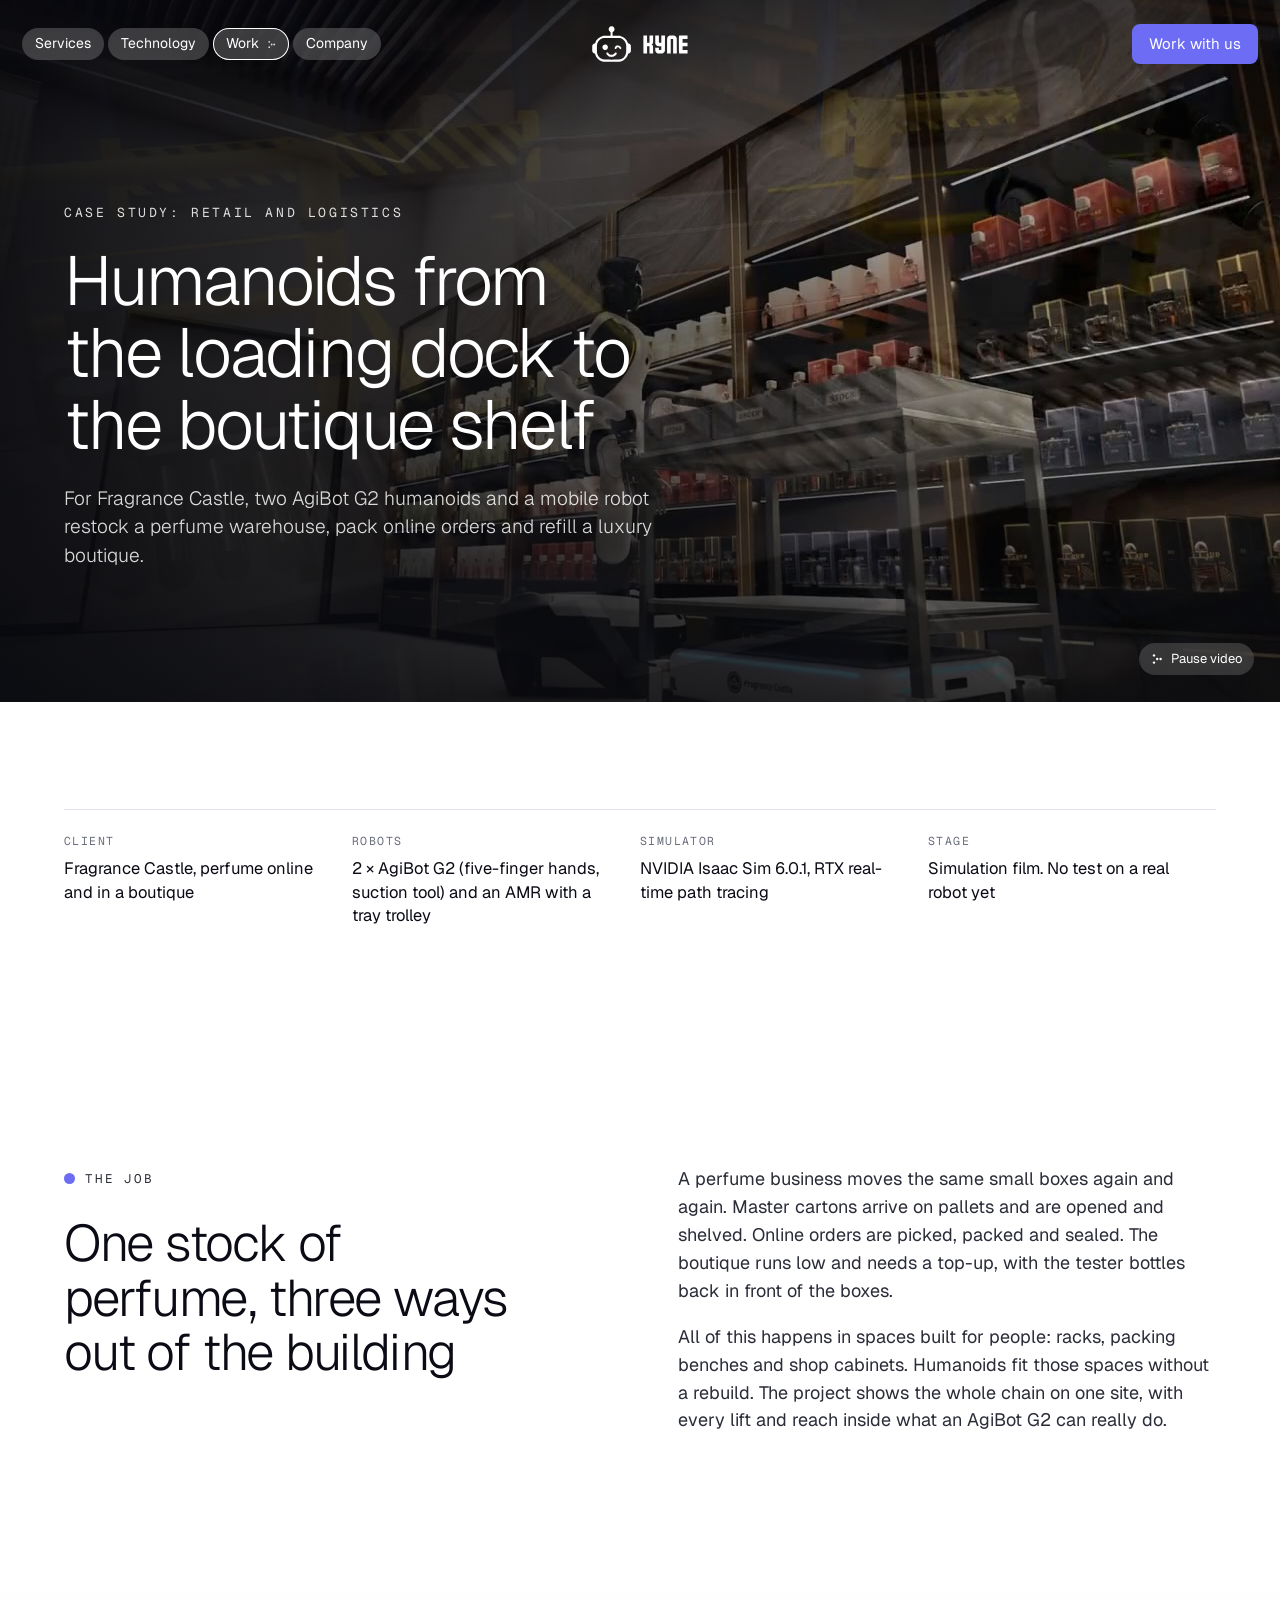
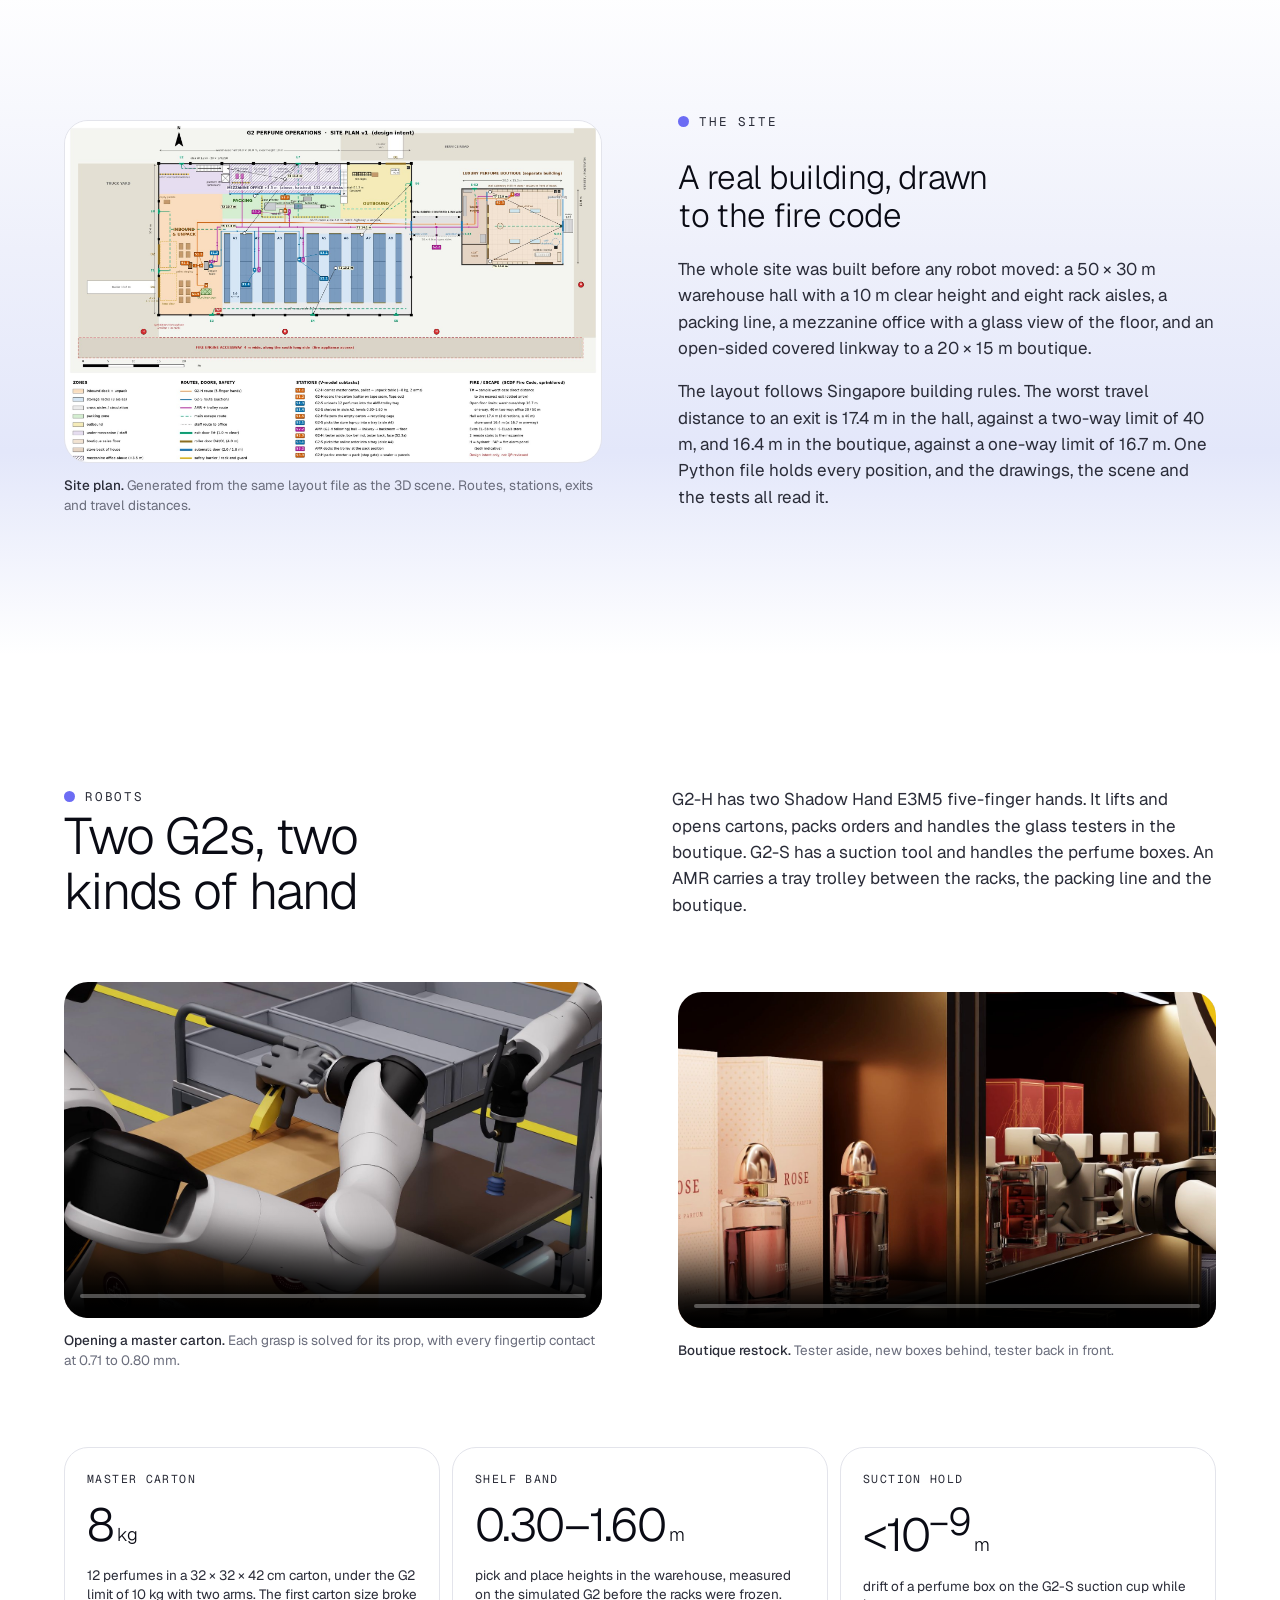
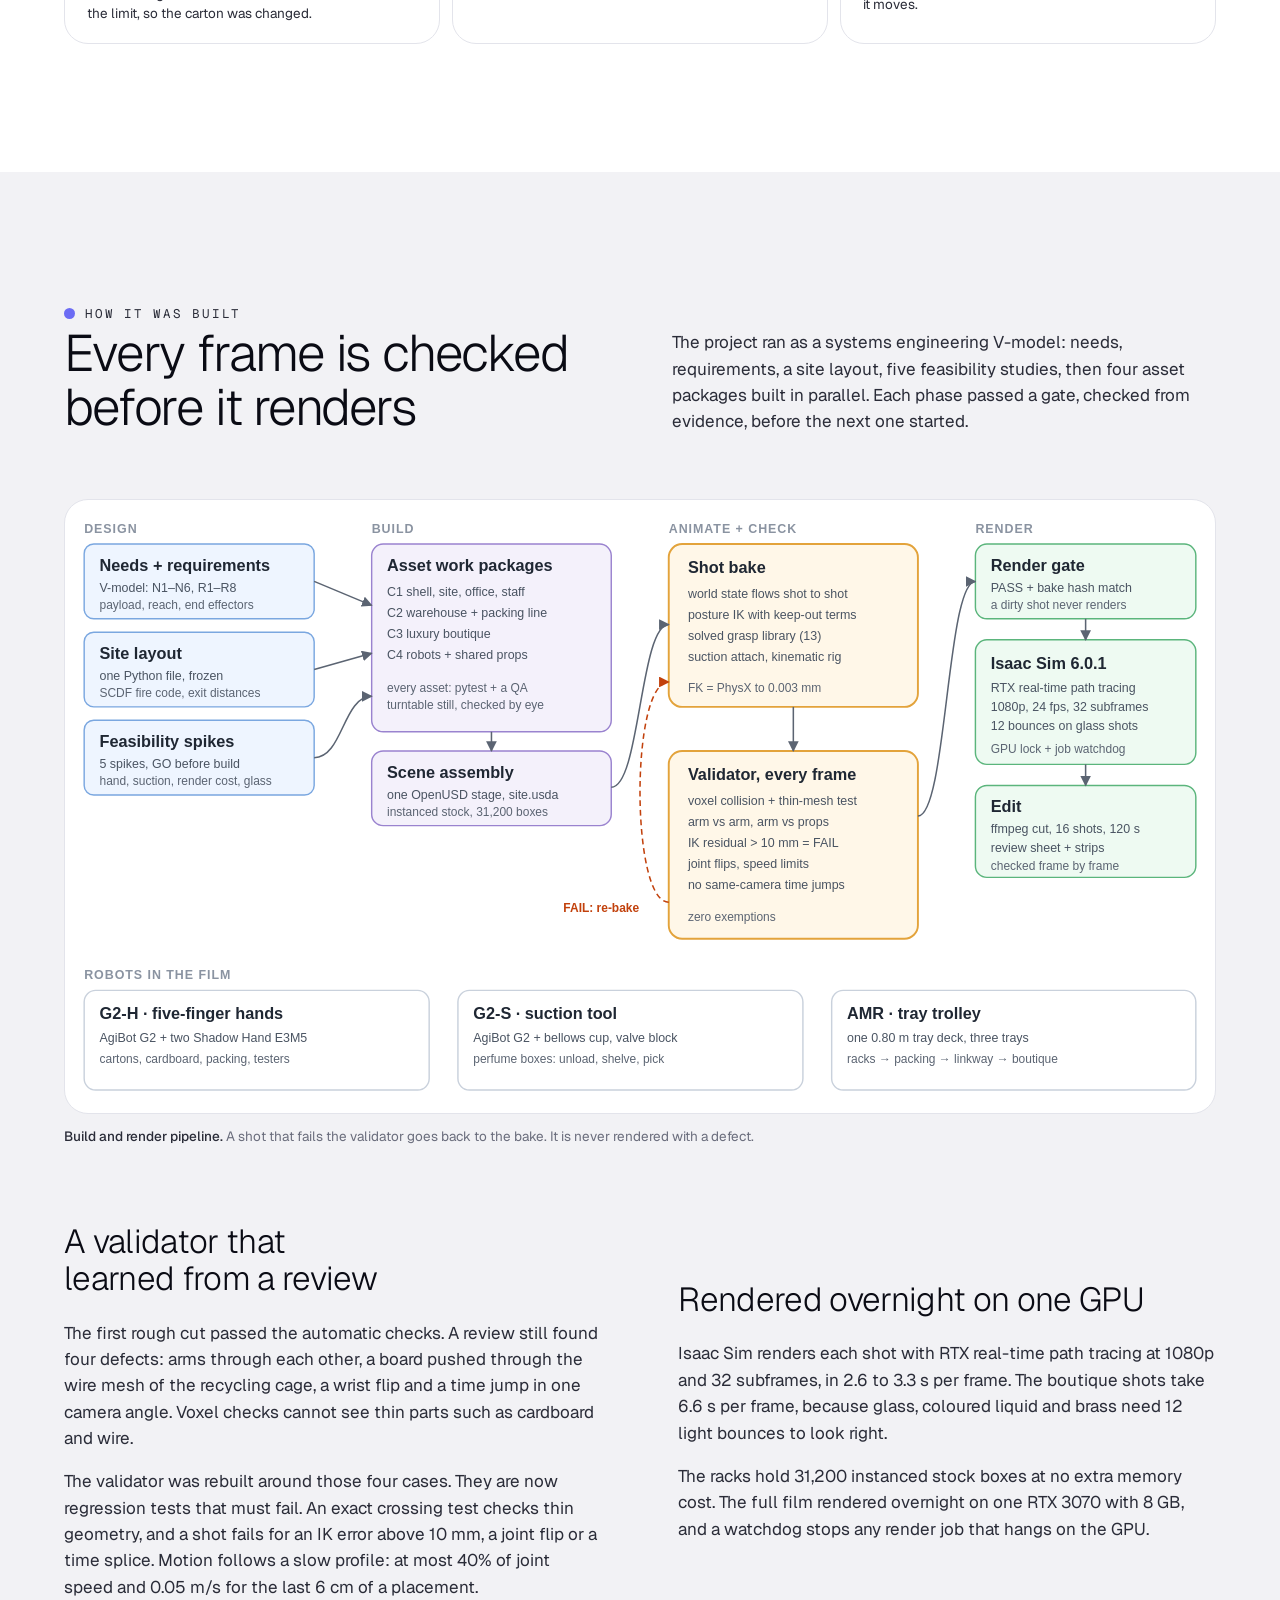
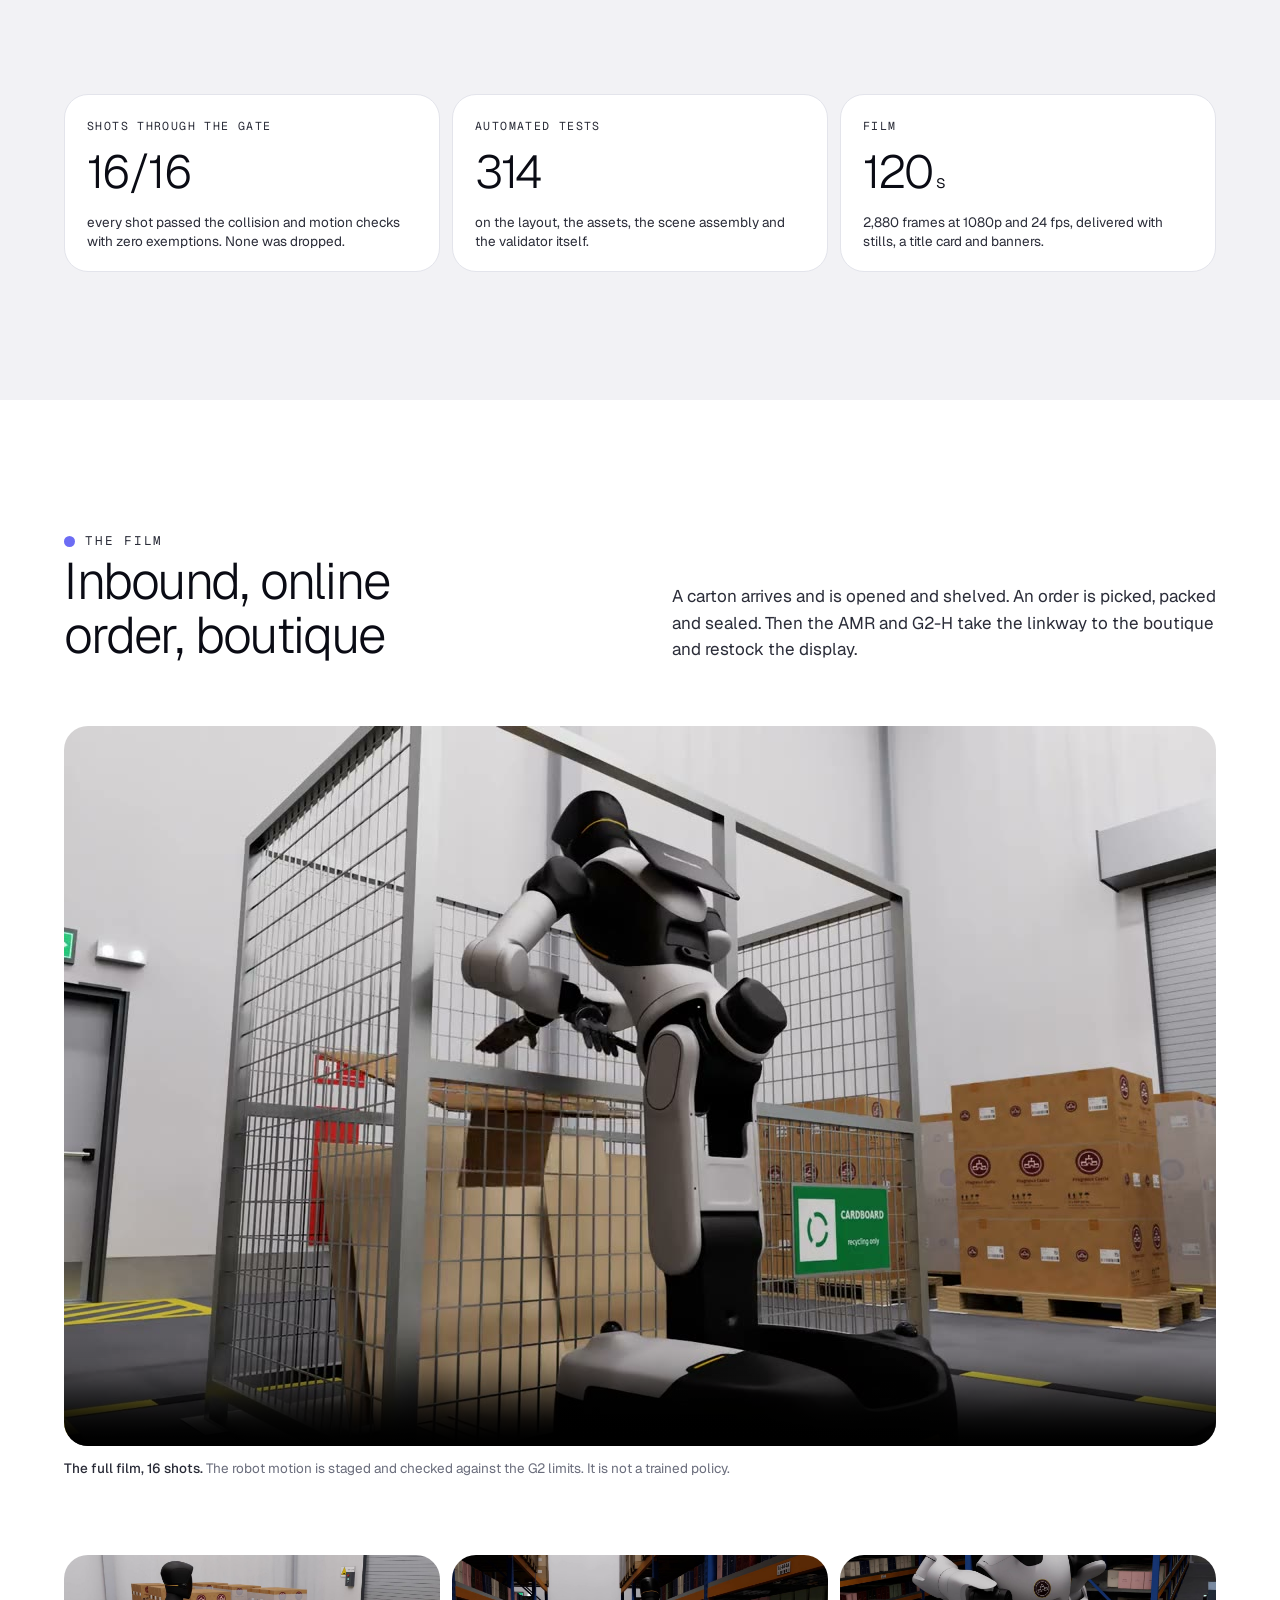
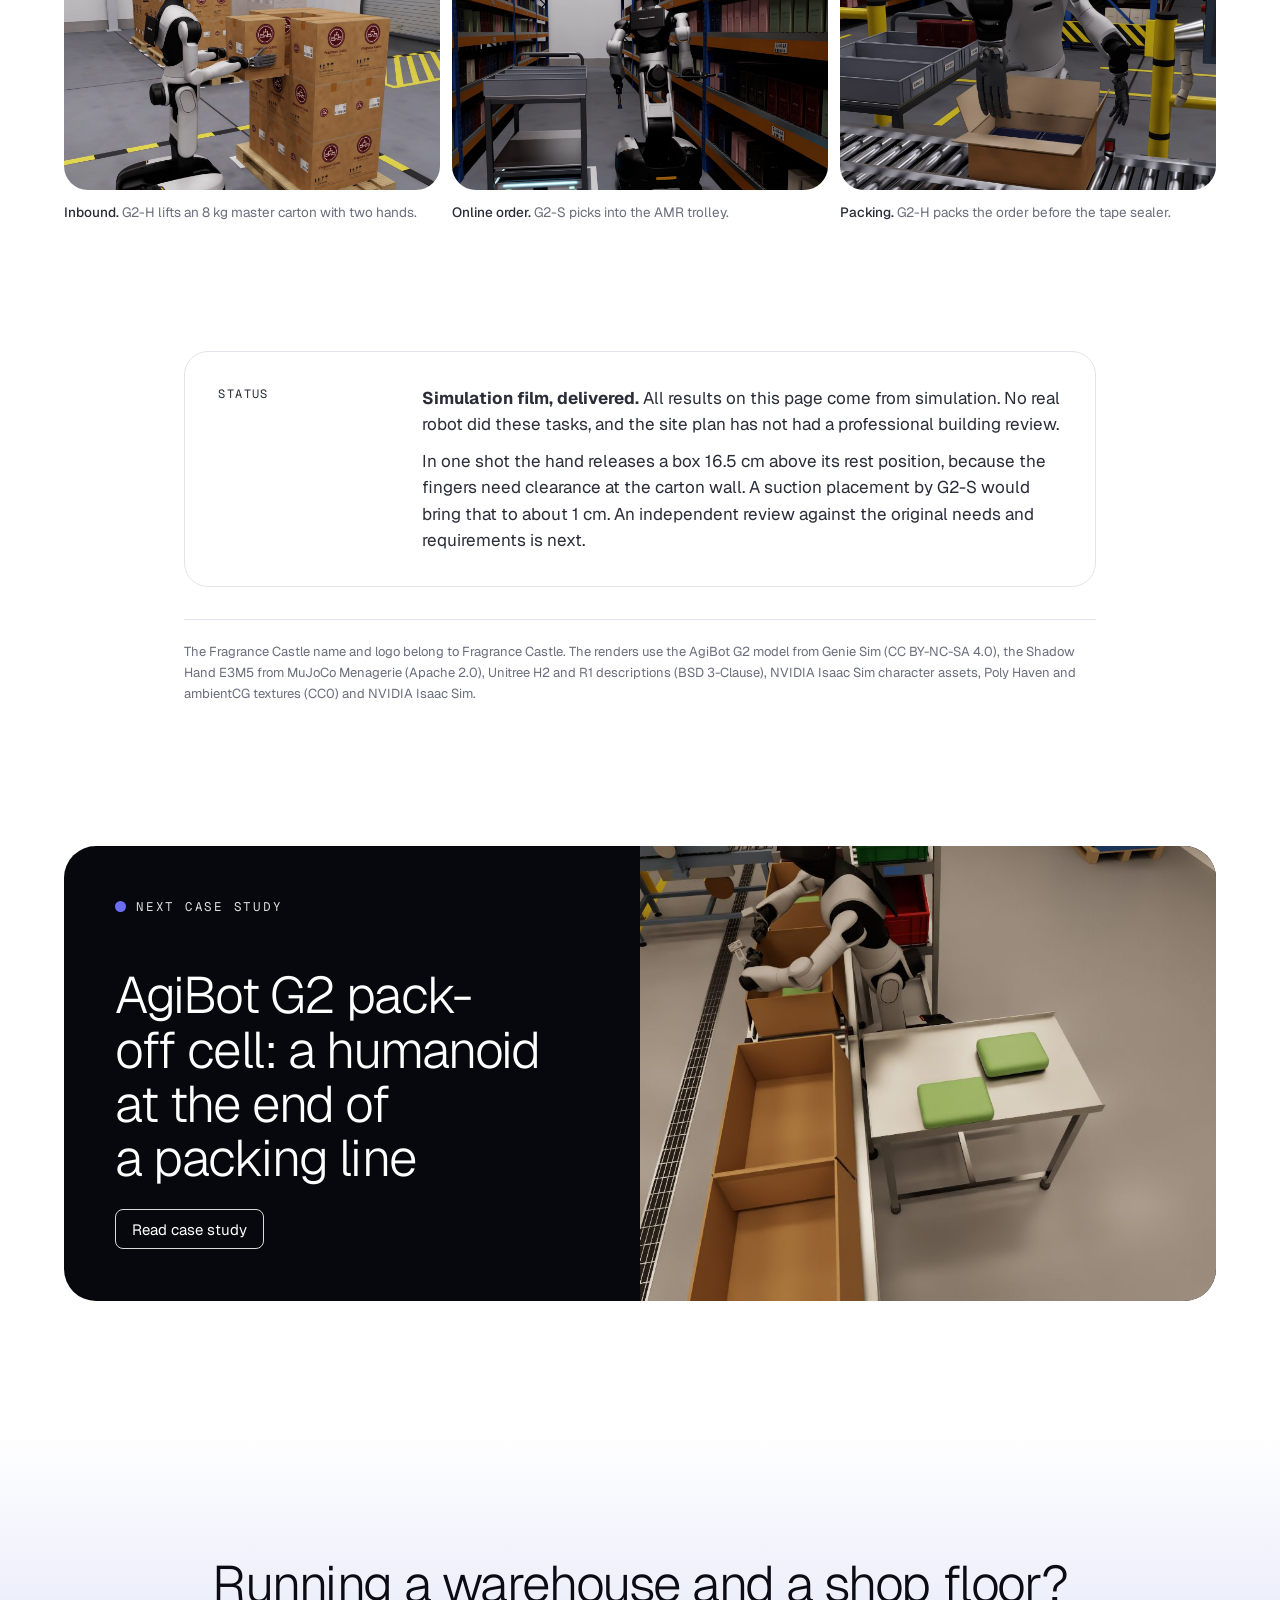
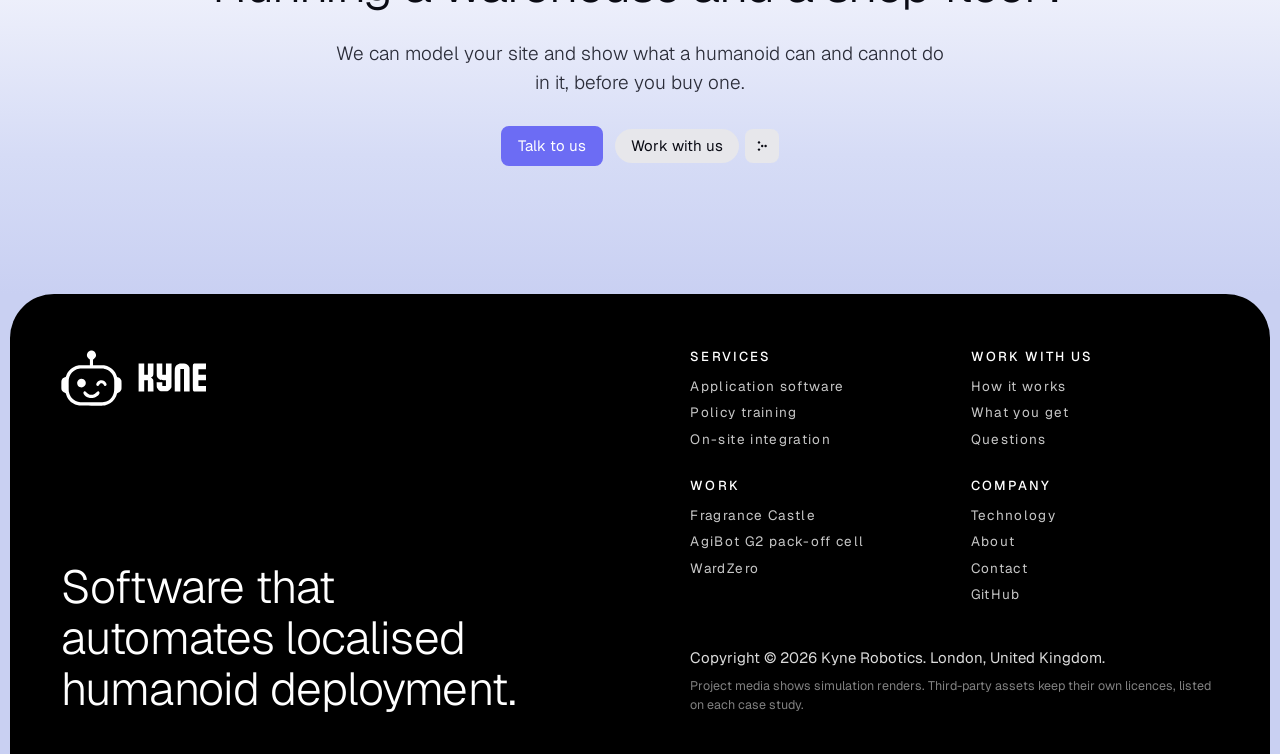
<file: work-fragrance-castle.html>
<!DOCTYPE html>
<html lang="en-GB">
<head>
  <meta charset="utf-8">
  <meta name="viewport" content="width=device-width, initial-scale=1">
  <title>Fragrance Castle: Kyne Robotics</title>
  <meta name="description" content="Case study: two AgiBot G2 humanoids and an AMR restock a perfume warehouse, pack online orders and refill a luxury boutique for Fragrance Castle, in a full simulated site built to Singapore building rules.">
  <meta property="og:title" content="Fragrance Castle: humanoid robots from the loading dock to the boutique shelf">
  <meta property="og:description" content="Two AgiBot G2 humanoids and an AMR run a perfume warehouse, a packing line and a boutique in simulation.">
  <meta property="og:type" content="article">
  <meta property="og:image" content="https://kynerobotics.com/assets/media/fragrance/og.jpg">
  <meta property="og:url" content="https://kynerobotics.com/work-fragrance-castle.html">
  <link rel="canonical" href="https://kynerobotics.com/work-fragrance-castle.html">
  <meta name="twitter:card" content="summary_large_image">
  <meta name="theme-color" content="#07080d">
  <link rel="icon" href="assets/img/favicon.svg" type="image/svg+xml">
  <link rel="preconnect" href="https://fonts.googleapis.com">
  <link rel="preconnect" href="https://fonts.gstatic.com" crossorigin>
  <link href="https://fonts.googleapis.com/css2?family=Geist:wght@300;400;500&family=Geist+Mono:wght@400&display=swap" rel="stylesheet">
  <link rel="stylesheet" href="assets/css/site.css">
</head>
<body data-page="work">
<!-- @header -->
<a class="skip-link" href="#main">Skip to content</a>
<header class="site-header">
  <div class="nav-slot">
    <nav class="nav" aria-label="Main">
      <a class="nav__link" data-nav="services" href="services.html">Services</a>
      <a class="nav__link" data-nav="technology" href="technology.html">Technology</a>
      <div class="nav__item">
        <a class="nav__link" data-nav="work" aria-current="page" href="work.html">Work <span class="dots" aria-hidden="true"></span></a>
        <div class="nav__menu">
          <a href="work-fragrance-castle.html">Fragrance Castle<small>Retail and logistics, perfume</small></a>
          <a href="work-packoff-cell.html">AgiBot G2 pack-off cell<small>Manufacturing, end of line</small></a>
          <a href="work-wardzero.html">WardZero<small>Healthcare, simulated hospital</small></a>
          <a href="work.html">All work<small>All three projects and how they were built</small></a>
        </div>
      </div>
      <a class="nav__link" data-nav="company" href="company.html">Company</a>
    </nav>
  </div>
  <a class="brand" href="index.html" aria-label="Kyne Robotics home">
    <svg class="brand__mark" viewBox="0 0 714 656" fill="currentColor" aria-hidden="true" focusable="false"><path fill-rule="evenodd" d="M211.5,650.5C178.8,646.0 151.8,635.0 125.1,615.3C114.5,607.5 94.8,587.2 86.8,576.0C74.9,559.2 65.4,539.0 59.4,517.7C58.0,512.6 55.9,507.5 54.7,506.2C53.6,505.0 49.8,503.1 46.3,502.0C35.2,498.6 28.9,494.9 21.4,487.5C16.5,482.7 13.1,478.2 10.7,473.4C4.5,461.1 4.0,456.3 4.0,409.3C4.0,363.2 4.5,358.6 10.0,347.3C16.5,334.0 27.0,325.6 44.2,320.0C52.2,317.4 56.0,315.6 57.2,313.9C58.2,312.6 60.1,307.6 61.4,302.9C78.4,244.0 132.6,196.0 198.2,181.8C208.2,179.7 210.3,179.6 273.5,179.6L338.5,179.5L338.8,147.5C339.1,110.8 339.3,111.4 330.7,106.3C320.0,99.9 308.8,85.7 305.2,74.0C303.1,67.0 303.2,55.4 305.4,47.1C311.4,24.9 327.3,9.9 349.5,5.3C356.3,4.0 357.8,4.0 364.8,5.4C388.3,10.2 404.7,27.1 409.6,51.9C411.0,58.9 411.1,61.5 410.1,67.4C407.8,81.8 397.4,97.0 383.6,105.9C379.9,108.3 376.7,111.3 376.1,112.8C375.3,114.6 375.1,125.7 375.2,147.5L375.5,179.5L440.5,179.6C504.5,179.6 505.7,179.7 516.0,181.9C582.4,196.4 635.2,244.0 653.0,305.2C654.3,309.4 656.2,313.8 657.4,314.9C658.5,315.9 662.9,317.8 667.0,319.0C688.9,325.4 701.4,337.3 707.7,357.6C709.3,363.0 709.5,367.7 709.5,410.0C709.5,455.3 709.4,456.7 707.3,463.5C701.3,482.3 688.5,495.0 668.9,501.5C660.1,504.5 656.7,507.5 655.5,513.7C652.6,529.5 639.0,559.6 627.7,575.2C602.0,611.0 563.0,637.3 521.3,647.0C500.2,652.0 499.1,652.0 355.2,651.9C253.9,651.8 218.3,651.5 211.5,650.5ZM485.5,612.0C510.4,610.4 526.5,606.4 544.4,597.4C557.4,590.8 567.0,583.9 578.5,572.8C604.3,548.1 619.0,515.6 623.0,475.1C624.3,461.9 624.3,361.5 623.0,349.2C619.4,314.9 606.3,286.0 583.8,262.4C562.1,239.7 535.6,225.9 502.2,219.8C490.7,217.7 488.8,217.7 357.0,217.7C225.1,217.8 223.4,217.8 211.6,219.9C188.6,224.0 166.8,232.9 149.6,245.1C118.9,267.1 97.3,302.9 91.5,341.4C90.3,349.8 90.0,362.5 90.0,408.1C90.0,465.9 90.6,479.3 94.0,496.1C99.3,522.1 113.0,549.6 129.1,566.7C156.3,595.5 186.1,609.4 226.3,611.9C244.3,613.1 467.9,613.1 485.5,612.0ZM337.6,561.5C326.6,559.4 310.1,553.7 302.3,549.3C283.1,538.6 266.6,520.4 263.0,505.9C259.6,492.4 271.9,481.0 285.3,485.0C289.8,486.3 295.5,491.7 302.3,500.8C309.1,510.0 322.4,518.6 337.0,523.2C346.6,526.2 364.8,526.4 375.0,523.6C391.0,519.2 404.4,510.5 413.3,498.8C420.1,489.7 423.8,486.4 428.9,484.9C442.1,481.0 454.3,492.6 451.0,505.9C448.3,516.7 438.8,529.4 425.7,539.8C413.7,549.4 401.7,555.1 384.1,559.7C371.7,562.9 349.6,563.7 337.6,561.5ZM228.5,437.8C213.0,434.9 198.7,422.5 193.0,407.2C185.5,387.1 190.0,365.7 204.9,351.0C229.2,327.0 266.9,332.5 284.6,362.6C287.7,367.9 291.0,380.9 291.0,387.9C290.9,420.7 261.5,444.1 228.5,437.8ZM511.5,420.5C506.8,418.0 503.4,414.3 499.9,407.6C492.5,393.8 483.9,388.3 471.3,389.3C460.4,390.1 456.5,393.5 446.1,410.3C441.7,417.6 437.9,420.3 431.5,420.8C417.9,421.9 410.2,411.0 414.5,396.4C420.1,377.2 434.0,363.2 454.0,356.7C487.2,345.8 523.6,364.6 533.3,397.7C535.9,406.5 532.4,415.7 525.0,419.5C520.6,421.8 514.8,422.2 511.5,420.5Z"/></svg>
    <svg class="brand__word" viewBox="0 0 452 191" fill="currentColor" aria-hidden="true" focusable="false"><path fill-rule="evenodd" d="M4.0,95.5L4.0,4.0L22.5,4.0L41.0,4.0L41.0,40.5L41.0,77.0L53.0,77.0L65.0,77.0L65.0,40.5L65.0,4.0L83.6,4.0L102.1,4.0L101.8,41.8C101.5,78.2 101.4,79.6 99.3,83.5C96.6,88.5 92.5,92.5 88.1,94.3C84.8,95.7 84.8,95.8 86.9,96.5C90.4,97.6 96.9,103.8 99.3,108.4C101.4,112.4 101.5,113.7 101.8,149.8L102.1,187.0L83.6,187.0L65.0,187.0L65.0,150.5L65.0,114.0L53.0,114.0L41.0,114.0L41.0,150.5L41.0,187.0L22.5,187.0L4.0,187.0L4.0,95.5ZM149.3,185.6C138.7,182.2 131.7,175.9 126.6,165.0C123.6,158.7 123.5,157.9 123.2,142.8L122.8,127.0L141.4,127.0L160.0,127.0L160.0,139.0L160.0,151.0L172.0,151.0L184.0,151.0L184.0,132.6L184.0,114.2L168.2,113.8C154.9,113.4 151.6,113.0 146.5,111.1C138.4,108.0 129.3,98.8 125.9,90.5C123.5,84.6 123.5,84.0 123.2,44.2L122.9,4.0L141.4,4.0L160.0,4.0L160.0,40.5L160.0,77.0L172.0,77.0L184.0,77.0L184.0,40.5L184.0,4.0L202.5,4.0L221.1,4.0L220.8,81.7L220.5,159.5L217.8,165.2C214.1,173.1 208.0,179.4 200.1,183.3L193.6,186.5L173.5,186.7C158.9,186.9 152.4,186.6 149.3,185.6ZM242.0,113.0C242.0,62.2 242.4,37.4 243.1,33.8C246.1,19.9 254.4,10.6 267.8,6.1C273.0,4.3 276.4,4.0 290.8,4.0C303.4,4.0 309.0,4.4 313.1,5.6C324.2,8.9 332.0,15.5 336.9,25.9L339.5,31.5L339.8,109.2L340.1,187.0L321.5,187.0L303.0,187.0L303.0,113.5L303.0,40.0L291.0,40.0L279.0,40.0L279.0,113.5L279.0,187.0L260.5,187.0L242.0,187.0L242.0,113.0ZM366.1,185.4C360.9,181.7 361.0,183.2 361.0,95.5C361.0,6.1 360.8,8.7 366.9,5.6C369.5,4.2 375.5,4.0 409.0,4.0L448.0,4.0L447.8,22.3L447.5,40.5L422.8,40.8L398.0,41.0L398.0,59.0L398.0,77.0L422.8,77.2L447.5,77.5L447.8,95.8L448.0,114.0L423.0,114.0L398.0,114.0L398.0,132.5L398.0,151.0L423.0,151.0L448.0,151.0L448.0,169.0L448.0,187.0L408.2,187.0C373.1,187.0 368.2,186.8 366.1,185.4Z"/></svg>
  </a>
  <div class="header-cta">
    <a class="btn btn--accent" href="work-with-us.html">Work with us</a>
    <button class="menu-toggle" type="button" data-menu-open aria-expanded="false" aria-controls="mobile-menu">
      <span class="menu-toggle__bars" aria-hidden="true"></span>Menu
    </button>
  </div>
</header>
<div class="mobile-menu" id="mobile-menu" aria-hidden="true" role="dialog" aria-modal="true" aria-label="Menu">
  <div class="mobile-menu__top">
    <a class="brand" href="index.html" aria-label="Kyne Robotics home">
      <svg class="brand__mark" viewBox="0 0 714 656" fill="currentColor" aria-hidden="true" focusable="false"><path fill-rule="evenodd" d="M211.5,650.5C178.8,646.0 151.8,635.0 125.1,615.3C114.5,607.5 94.8,587.2 86.8,576.0C74.9,559.2 65.4,539.0 59.4,517.7C58.0,512.6 55.9,507.5 54.7,506.2C53.6,505.0 49.8,503.1 46.3,502.0C35.2,498.6 28.9,494.9 21.4,487.5C16.5,482.7 13.1,478.2 10.7,473.4C4.5,461.1 4.0,456.3 4.0,409.3C4.0,363.2 4.5,358.6 10.0,347.3C16.5,334.0 27.0,325.6 44.2,320.0C52.2,317.4 56.0,315.6 57.2,313.9C58.2,312.6 60.1,307.6 61.4,302.9C78.4,244.0 132.6,196.0 198.2,181.8C208.2,179.7 210.3,179.6 273.5,179.6L338.5,179.5L338.8,147.5C339.1,110.8 339.3,111.4 330.7,106.3C320.0,99.9 308.8,85.7 305.2,74.0C303.1,67.0 303.2,55.4 305.4,47.1C311.4,24.9 327.3,9.9 349.5,5.3C356.3,4.0 357.8,4.0 364.8,5.4C388.3,10.2 404.7,27.1 409.6,51.9C411.0,58.9 411.1,61.5 410.1,67.4C407.8,81.8 397.4,97.0 383.6,105.9C379.9,108.3 376.7,111.3 376.1,112.8C375.3,114.6 375.1,125.7 375.2,147.5L375.5,179.5L440.5,179.6C504.5,179.6 505.7,179.7 516.0,181.9C582.4,196.4 635.2,244.0 653.0,305.2C654.3,309.4 656.2,313.8 657.4,314.9C658.5,315.9 662.9,317.8 667.0,319.0C688.9,325.4 701.4,337.3 707.7,357.6C709.3,363.0 709.5,367.7 709.5,410.0C709.5,455.3 709.4,456.7 707.3,463.5C701.3,482.3 688.5,495.0 668.9,501.5C660.1,504.5 656.7,507.5 655.5,513.7C652.6,529.5 639.0,559.6 627.7,575.2C602.0,611.0 563.0,637.3 521.3,647.0C500.2,652.0 499.1,652.0 355.2,651.9C253.9,651.8 218.3,651.5 211.5,650.5ZM485.5,612.0C510.4,610.4 526.5,606.4 544.4,597.4C557.4,590.8 567.0,583.9 578.5,572.8C604.3,548.1 619.0,515.6 623.0,475.1C624.3,461.9 624.3,361.5 623.0,349.2C619.4,314.9 606.3,286.0 583.8,262.4C562.1,239.7 535.6,225.9 502.2,219.8C490.7,217.7 488.8,217.7 357.0,217.7C225.1,217.8 223.4,217.8 211.6,219.9C188.6,224.0 166.8,232.9 149.6,245.1C118.9,267.1 97.3,302.9 91.5,341.4C90.3,349.8 90.0,362.5 90.0,408.1C90.0,465.9 90.6,479.3 94.0,496.1C99.3,522.1 113.0,549.6 129.1,566.7C156.3,595.5 186.1,609.4 226.3,611.9C244.3,613.1 467.9,613.1 485.5,612.0ZM337.6,561.5C326.6,559.4 310.1,553.7 302.3,549.3C283.1,538.6 266.6,520.4 263.0,505.9C259.6,492.4 271.9,481.0 285.3,485.0C289.8,486.3 295.5,491.7 302.3,500.8C309.1,510.0 322.4,518.6 337.0,523.2C346.6,526.2 364.8,526.4 375.0,523.6C391.0,519.2 404.4,510.5 413.3,498.8C420.1,489.7 423.8,486.4 428.9,484.9C442.1,481.0 454.3,492.6 451.0,505.9C448.3,516.7 438.8,529.4 425.7,539.8C413.7,549.4 401.7,555.1 384.1,559.7C371.7,562.9 349.6,563.7 337.6,561.5ZM228.5,437.8C213.0,434.9 198.7,422.5 193.0,407.2C185.5,387.1 190.0,365.7 204.9,351.0C229.2,327.0 266.9,332.5 284.6,362.6C287.7,367.9 291.0,380.9 291.0,387.9C290.9,420.7 261.5,444.1 228.5,437.8ZM511.5,420.5C506.8,418.0 503.4,414.3 499.9,407.6C492.5,393.8 483.9,388.3 471.3,389.3C460.4,390.1 456.5,393.5 446.1,410.3C441.7,417.6 437.9,420.3 431.5,420.8C417.9,421.9 410.2,411.0 414.5,396.4C420.1,377.2 434.0,363.2 454.0,356.7C487.2,345.8 523.6,364.6 533.3,397.7C535.9,406.5 532.4,415.7 525.0,419.5C520.6,421.8 514.8,422.2 511.5,420.5Z"/></svg>
      <svg class="brand__word" viewBox="0 0 452 191" fill="currentColor" aria-hidden="true" focusable="false"><path fill-rule="evenodd" d="M4.0,95.5L4.0,4.0L22.5,4.0L41.0,4.0L41.0,40.5L41.0,77.0L53.0,77.0L65.0,77.0L65.0,40.5L65.0,4.0L83.6,4.0L102.1,4.0L101.8,41.8C101.5,78.2 101.4,79.6 99.3,83.5C96.6,88.5 92.5,92.5 88.1,94.3C84.8,95.7 84.8,95.8 86.9,96.5C90.4,97.6 96.9,103.8 99.3,108.4C101.4,112.4 101.5,113.7 101.8,149.8L102.1,187.0L83.6,187.0L65.0,187.0L65.0,150.5L65.0,114.0L53.0,114.0L41.0,114.0L41.0,150.5L41.0,187.0L22.5,187.0L4.0,187.0L4.0,95.5ZM149.3,185.6C138.7,182.2 131.7,175.9 126.6,165.0C123.6,158.7 123.5,157.9 123.2,142.8L122.8,127.0L141.4,127.0L160.0,127.0L160.0,139.0L160.0,151.0L172.0,151.0L184.0,151.0L184.0,132.6L184.0,114.2L168.2,113.8C154.9,113.4 151.6,113.0 146.5,111.1C138.4,108.0 129.3,98.8 125.9,90.5C123.5,84.6 123.5,84.0 123.2,44.2L122.9,4.0L141.4,4.0L160.0,4.0L160.0,40.5L160.0,77.0L172.0,77.0L184.0,77.0L184.0,40.5L184.0,4.0L202.5,4.0L221.1,4.0L220.8,81.7L220.5,159.5L217.8,165.2C214.1,173.1 208.0,179.4 200.1,183.3L193.6,186.5L173.5,186.7C158.9,186.9 152.4,186.6 149.3,185.6ZM242.0,113.0C242.0,62.2 242.4,37.4 243.1,33.8C246.1,19.9 254.4,10.6 267.8,6.1C273.0,4.3 276.4,4.0 290.8,4.0C303.4,4.0 309.0,4.4 313.1,5.6C324.2,8.9 332.0,15.5 336.9,25.9L339.5,31.5L339.8,109.2L340.1,187.0L321.5,187.0L303.0,187.0L303.0,113.5L303.0,40.0L291.0,40.0L279.0,40.0L279.0,113.5L279.0,187.0L260.5,187.0L242.0,187.0L242.0,113.0ZM366.1,185.4C360.9,181.7 361.0,183.2 361.0,95.5C361.0,6.1 360.8,8.7 366.9,5.6C369.5,4.2 375.5,4.0 409.0,4.0L448.0,4.0L447.8,22.3L447.5,40.5L422.8,40.8L398.0,41.0L398.0,59.0L398.0,77.0L422.8,77.2L447.5,77.5L447.8,95.8L448.0,114.0L423.0,114.0L398.0,114.0L398.0,132.5L398.0,151.0L423.0,151.0L448.0,151.0L448.0,169.0L448.0,187.0L408.2,187.0C373.1,187.0 368.2,186.8 366.1,185.4Z"/></svg>
    </a>
    <button class="mobile-menu__close" type="button" data-menu-close>Close</button>
  </div>
  <nav aria-label="Mobile">
    <a href="services.html">Services</a>
    <a href="technology.html">Technology</a>
    <a href="work.html">Work</a>
    <a class="sub" href="work-fragrance-castle.html">Fragrance Castle</a>
    <a class="sub" href="work-packoff-cell.html">AgiBot G2 pack-off cell</a>
    <a class="sub" href="work-wardzero.html">WardZero</a>
    <a href="company.html">Company</a>
    <a href="contact.html">Contact</a>
  </nav>
  <a class="btn btn--accent" href="work-with-us.html">Work with us</a>
</div>
<!-- /@header -->

<main id="main">

  <section class="hero hero--sub" aria-labelledby="hero-title">
    <div class="hero__media">
      <video data-autoplay muted loop playsinline preload="auto" poster="assets/media/fragrance/hero.jpg" aria-hidden="true">
        <source src="assets/media/fragrance/hero.mp4" type="video/mp4">
      </video>
    </div>
    <div class="hero__inner">
      <div class="wrap">
        <div class="hero__content">
          <p class="eyebrow eyebrow--plain eyebrow--light">Case study: retail and logistics</p>
          <h1 class="display" id="hero-title">Humanoids from the loading dock to the boutique shelf</h1>
          <p class="hero__lead">For Fragrance Castle, two AgiBot G2 humanoids and a mobile robot restock a perfume warehouse, pack online orders and refill a luxury boutique.</p>
        </div>
      </div>
    </div>
    <button class="hero__toggle" type="button" aria-pressed="false"><span class="dots" aria-hidden="true"></span><span data-label>Pause video</span></button>
  </section>

  <section class="section--tight" aria-label="Project facts">
    <div class="wrap">
      <dl class="facts">
        <div><dt>Client</dt><dd>Fragrance Castle, perfume online and in a boutique</dd></div>
        <div><dt>Robots</dt><dd>2 × AgiBot G2 (five-finger hands, suction tool) and an AMR with a tray trolley</dd></div>
        <div><dt>Simulator</dt><dd>NVIDIA Isaac Sim 6.0.1, RTX real-time path tracing</dd></div>
        <div><dt>Stage</dt><dd>Simulation film. No test on a real robot yet</dd></div>
      </dl>
    </div>
  </section>

  <section class="section" aria-labelledby="job-title">
    <div class="wrap">
      <div class="split split--top">
        <div>
          <p class="eyebrow">The job</p>
          <h2 class="h2" id="job-title">One stock of perfume, three ways out of the building</h2>
        </div>
        <div class="prose" data-reveal>
          <p>A perfume business moves the same small boxes again and again. Master cartons arrive on pallets and are opened and shelved. Online orders are picked, packed and sealed. The boutique runs low and needs a top-up, with the tester bottles back in front of the boxes.</p>
          <p>All of this happens in spaces built for people: racks, packing benches and shop cabinets. Humanoids fit those spaces without a rebuild. The project shows the whole chain on one site, with every lift and reach inside what an AgiBot G2 can really do.</p>
        </div>
      </div>
    </div>
  </section>

  <section class="section section--wash-soft" aria-labelledby="site-title">
    <div class="wrap">
      <div class="split">
        <figure class="split__media" data-reveal>
          <div class="media media--contain"><img src="assets/media/fragrance/site_plan.jpg" alt="Site plan: a 50 by 30 m warehouse hall with an inbound dock, eight rack aisles, a packing zone and an outbound area, a mezzanine office above, an open-sided covered linkway and the boutique as a separate building, with robot routes, the 11 stations, the exits and the travel distances" loading="lazy"></div>
          <figcaption><strong>Site plan.</strong> Generated from the same layout file as the 3D scene. Routes, stations, exits and travel distances.</figcaption>
        </figure>
        <div class="split__body" data-reveal>
          <p class="eyebrow">The site</p>
          <h2 class="h3" id="site-title">A real building, drawn to the fire code</h2>
          <p>The whole site was built before any robot moved: a 50 × 30 m warehouse hall with a 10 m clear height and eight rack aisles, a packing line, a mezzanine office with a glass view of the floor, and an open-sided covered linkway to a 20 × 15 m boutique.</p>
          <p>The layout follows Singapore building rules. The worst travel distance to an exit is 17.4 m in the hall, against a two-way limit of 40 m, and 16.4 m in the boutique, against a one-way limit of 16.7 m. One Python file holds every position, and the drawings, the scene and the tests all read it.</p>
        </div>
      </div>
    </div>
  </section>

  <section class="section" aria-labelledby="robots-title">
    <div class="wrap">
      <div class="section-head">
        <div>
          <p class="eyebrow">Robots</p>
          <h2 class="h2" id="robots-title">Two G2s, two kinds of hand</h2>
        </div>
        <p>G2-H has two Shadow Hand E3M5 five-finger hands. It lifts and opens cartons, packs orders and handles the glass testers in the boutique. G2-S has a suction tool and handles the perfume boxes. An AMR carries a tray trolley between the racks, the packing line and the boutique.</p>
      </div>
      <div class="split">
        <figure class="split__media" data-reveal>
          <div class="media media--cover">
            <video data-autoplay muted loop playsinline controls preload="none" poster="assets/media/fragrance/carton_open.jpg" aria-label="Over the shoulder of G2-H as its five-finger hands open a master carton">
              <source src="assets/media/fragrance/carton_open.mp4" type="video/mp4">
            </video>
          </div>
          <figcaption><strong>Opening a master carton.</strong> Each grasp is solved for its prop, with every fingertip contact at 0.71 to 0.80 mm.</figcaption>
        </figure>
        <figure class="split__media" data-reveal>
          <div class="media media--cover">
            <video data-autoplay muted loop playsinline controls preload="none" poster="assets/media/fragrance/tester.jpg" aria-label="Close-up in the boutique: the robot hand moves a tester bottle aside, places the boxes behind it and puts the tester back">
              <source src="assets/media/fragrance/tester.mp4" type="video/mp4">
            </video>
          </div>
          <figcaption><strong>Boutique restock.</strong> Tester aside, new boxes behind, tester back in front.</figcaption>
        </figure>
      </div>
      <div class="stat-grid mt-l">
        <div class="stat-card" data-reveal>
          <p class="stat-card__label">Master carton</p>
          <p class="stat-card__value">8<small>kg</small></p>
          <p class="stat-card__desc">12 perfumes in a 32 × 32 × 42 cm carton, under the G2 limit of 10 kg with two arms. The first carton size broke the limit, so the carton was changed.</p>
        </div>
        <div class="stat-card" data-reveal>
          <p class="stat-card__label">Shelf band</p>
          <p class="stat-card__value">0.30–1.60<small>m</small></p>
          <p class="stat-card__desc">pick and place heights in the warehouse, measured on the simulated G2 before the racks were frozen.</p>
        </div>
        <div class="stat-card" data-reveal>
          <p class="stat-card__label">Suction hold</p>
          <p class="stat-card__value">&lt;10<sup>−9</sup><small>m</small></p>
          <p class="stat-card__desc">drift of a perfume box on the G2-S suction cup while it moves.</p>
        </div>
      </div>
    </div>
  </section>

  <section class="section section--surface" aria-labelledby="pipeline-title">
    <div class="wrap">
      <div class="section-head">
        <div>
          <p class="eyebrow">How it was built</p>
          <h2 class="h2" id="pipeline-title">Every frame is checked before it renders</h2>
        </div>
        <p>The project ran as a systems engineering V-model: needs, requirements, a site layout, five feasibility studies, then four asset packages built in parallel. Each phase passed a gate, checked from evidence, before the next one started.</p>
      </div>
      <figure data-reveal>
        <div class="media media--contain"><img src="assets/media/fragrance/architecture.svg" alt="Pipeline: design inputs feed four asset work packages and one USD stage. Each shot is baked from the world state of the previous shot, with posture IK, a solved grasp library and suction attach. A validator checks every frame. Only a shot that passes, with a matching bake hash, goes to the Isaac Sim renderer; a failed shot goes back to the bake." loading="lazy"></div>
        <figcaption><strong>Build and render pipeline.</strong> A shot that fails the validator goes back to the bake. It is never rendered with a defect.</figcaption>
      </figure>
      <div class="split mt-l">
        <div class="split__body" data-reveal>
          <h3 class="h3">A validator that learned from a review</h3>
          <p>The first rough cut passed the automatic checks. A review still found four defects: arms through each other, a board pushed through the wire mesh of the recycling cage, a wrist flip and a time jump in one camera angle. Voxel checks cannot see thin parts such as cardboard and wire.</p>
          <p>The validator was rebuilt around those four cases. They are now regression tests that must fail. An exact crossing test checks thin geometry, and a shot fails for an IK error above 10 mm, a joint flip or a time splice. Motion follows a slow profile: at most 40% of joint speed and 0.05 m/s for the last 6 cm of a placement.</p>
        </div>
        <div class="split__body" data-reveal>
          <h3 class="h3">Rendered overnight on one GPU</h3>
          <p>Isaac Sim renders each shot with RTX real-time path tracing at 1080p and 32 subframes, in 2.6 to 3.3 s per frame. The boutique shots take 6.6 s per frame, because glass, coloured liquid and brass need 12 light bounces to look right.</p>
          <p>The racks hold 31,200 instanced stock boxes at no extra memory cost. The full film rendered overnight on one RTX 3070 with 8 GB, and a watchdog stops any render job that hangs on the GPU.</p>
        </div>
      </div>
      <div class="stat-grid mt-l">
        <div class="stat-card" data-reveal>
          <p class="stat-card__label">Shots through the gate</p>
          <p class="stat-card__value">16/16</p>
          <p class="stat-card__desc">every shot passed the collision and motion checks with zero exemptions. None was dropped.</p>
        </div>
        <div class="stat-card" data-reveal>
          <p class="stat-card__label">Automated tests</p>
          <p class="stat-card__value">314</p>
          <p class="stat-card__desc">on the layout, the assets, the scene assembly and the validator itself.</p>
        </div>
        <div class="stat-card" data-reveal>
          <p class="stat-card__label">Film</p>
          <p class="stat-card__value">120<small>s</small></p>
          <p class="stat-card__desc">2,880 frames at 1080p and 24 fps, delivered with stills, a title card and banners.</p>
        </div>
      </div>
    </div>
  </section>

  <section class="section" aria-labelledby="film-title">
    <div class="wrap">
      <div class="section-head">
        <div>
          <p class="eyebrow">The film</p>
          <h2 class="h2" id="film-title">Inbound, online order, boutique</h2>
        </div>
        <p>A carton arrives and is opened and shelved. An order is picked, packed and sealed. Then the AMR and G2-H take the linkway to the boutique and restock the display.</p>
      </div>
      <figure data-reveal>
        <div class="media media--cover">
          <video controls playsinline preload="none" poster="assets/media/fragrance/film.jpg" aria-label="The Fragrance Castle operations film, 120 seconds">
            <source src="assets/media/fragrance/film.mp4" type="video/mp4">
          </video>
        </div>
        <figcaption><strong>The full film, 16 shots.</strong> The robot motion is staged and checked against the G2 limits. It is not a trained policy.</figcaption>
      </figure>
      <div class="grid-3 mt-l">
        <figure data-reveal>
          <div class="media media--cover"><img src="assets/media/fragrance/carton_lift.jpg" alt="G2-H lifts a master carton off a pallet with two hands" loading="lazy"></div>
          <figcaption><strong>Inbound.</strong> G2-H lifts an 8 kg master carton with two hands.</figcaption>
        </figure>
        <figure data-reveal>
          <div class="media media--cover"><img src="assets/media/fragrance/aisle_pick.jpg" alt="G2-S picks perfume boxes from the racks next to the AMR tray trolley" loading="lazy"></div>
          <figcaption><strong>Online order.</strong> G2-S picks into the AMR trolley.</figcaption>
        </figure>
        <figure data-reveal>
          <div class="media media--cover"><img src="assets/media/fragrance/order_pack.jpg" alt="G2-H packs perfume boxes from a tray into a shipping box on the packing conveyor" loading="lazy"></div>
          <figcaption><strong>Packing.</strong> G2-H packs the order before the tape sealer.</figcaption>
        </figure>
      </div>
    </div>
  </section>

  <section class="section" style="padding-top:0" aria-label="Project status">
    <div class="wrap wrap--narrow">
      <div class="status-box" data-reveal>
        <p class="status-box__label">Status</p>
        <div>
          <p><strong>Simulation film, delivered.</strong> All results on this page come from simulation. No real robot did these tasks, and the site plan has not had a professional building review.</p>
          <p>In one shot the hand releases a box 16.5 cm above its rest position, because the fingers need clearance at the carton wall. A suction placement by G2-S would bring that to about 1 cm. An independent review against the original needs and requirements is next.</p>
        </div>
      </div>
      <p class="credits mt-m">The Fragrance Castle name and logo belong to Fragrance Castle. The renders use the AgiBot G2 model from Genie Sim (CC BY-NC-SA 4.0), the Shadow Hand E3M5 from MuJoCo Menagerie (Apache 2.0), Unitree H2 and R1 descriptions (BSD 3-Clause), NVIDIA Isaac Sim character assets, Poly Haven and ambientCG textures (CC0) and NVIDIA Isaac Sim.</p>
    </div>
  </section>

  <section class="section" style="padding-top:0" aria-label="Next case study">
    <div class="wrap">
      <a class="next-card" href="work-packoff-cell.html" data-reveal>
        <div class="next-card__text">
          <p class="eyebrow eyebrow--light">Next case study</p>
          <h2 class="h2">AgiBot G2 pack-off cell: a humanoid at the end of a packing line</h2>
          <span class="btn btn--outline" style="align-self:flex-start">Read case study</span>
        </div>
        <div class="next-card__media"><img src="assets/media/packoff/cell_table.jpg" alt="The AgiBot G2 at the pick table of the pack-off cell" loading="lazy"></div>
      </a>
    </div>
  </section>

  <section class="section section--wash-end cta-band" aria-labelledby="cta-title">
    <div class="wrap">
      <h2 class="h2" id="cta-title" data-reveal>Running a warehouse and a shop floor?</h2>
      <p data-reveal>We can model your site and show what a humanoid can and cannot do in it, before you buy one.</p>
      <div class="actions" data-reveal>
        <a class="btn btn--accent" href="contact.html">Talk to us</a>
        <a class="pill-link" href="work-with-us.html"><span class="pill-link__label">Work with us</span><span class="pill-link__icon"><span class="dots" aria-hidden="true"></span></span></a>
      </div>
    </div>
  </section>

</main>

<!-- @footer -->
<footer class="site-footer">
  <div class="site-footer__inner">
    <div class="site-footer__left">
      <a class="site-footer__brand" href="index.html" aria-label="Kyne Robotics home"><svg class="site-footer__mark" viewBox="0 0 714 656" fill="currentColor" aria-hidden="true" focusable="false"><path fill-rule="evenodd" d="M211.5,650.5C178.8,646.0 151.8,635.0 125.1,615.3C114.5,607.5 94.8,587.2 86.8,576.0C74.9,559.2 65.4,539.0 59.4,517.7C58.0,512.6 55.9,507.5 54.7,506.2C53.6,505.0 49.8,503.1 46.3,502.0C35.2,498.6 28.9,494.9 21.4,487.5C16.5,482.7 13.1,478.2 10.7,473.4C4.5,461.1 4.0,456.3 4.0,409.3C4.0,363.2 4.5,358.6 10.0,347.3C16.5,334.0 27.0,325.6 44.2,320.0C52.2,317.4 56.0,315.6 57.2,313.9C58.2,312.6 60.1,307.6 61.4,302.9C78.4,244.0 132.6,196.0 198.2,181.8C208.2,179.7 210.3,179.6 273.5,179.6L338.5,179.5L338.8,147.5C339.1,110.8 339.3,111.4 330.7,106.3C320.0,99.9 308.8,85.7 305.2,74.0C303.1,67.0 303.2,55.4 305.4,47.1C311.4,24.9 327.3,9.9 349.5,5.3C356.3,4.0 357.8,4.0 364.8,5.4C388.3,10.2 404.7,27.1 409.6,51.9C411.0,58.9 411.1,61.5 410.1,67.4C407.8,81.8 397.4,97.0 383.6,105.9C379.9,108.3 376.7,111.3 376.1,112.8C375.3,114.6 375.1,125.7 375.2,147.5L375.5,179.5L440.5,179.6C504.5,179.6 505.7,179.7 516.0,181.9C582.4,196.4 635.2,244.0 653.0,305.2C654.3,309.4 656.2,313.8 657.4,314.9C658.5,315.9 662.9,317.8 667.0,319.0C688.9,325.4 701.4,337.3 707.7,357.6C709.3,363.0 709.5,367.7 709.5,410.0C709.5,455.3 709.4,456.7 707.3,463.5C701.3,482.3 688.5,495.0 668.9,501.5C660.1,504.5 656.7,507.5 655.5,513.7C652.6,529.5 639.0,559.6 627.7,575.2C602.0,611.0 563.0,637.3 521.3,647.0C500.2,652.0 499.1,652.0 355.2,651.9C253.9,651.8 218.3,651.5 211.5,650.5ZM485.5,612.0C510.4,610.4 526.5,606.4 544.4,597.4C557.4,590.8 567.0,583.9 578.5,572.8C604.3,548.1 619.0,515.6 623.0,475.1C624.3,461.9 624.3,361.5 623.0,349.2C619.4,314.9 606.3,286.0 583.8,262.4C562.1,239.7 535.6,225.9 502.2,219.8C490.7,217.7 488.8,217.7 357.0,217.7C225.1,217.8 223.4,217.8 211.6,219.9C188.6,224.0 166.8,232.9 149.6,245.1C118.9,267.1 97.3,302.9 91.5,341.4C90.3,349.8 90.0,362.5 90.0,408.1C90.0,465.9 90.6,479.3 94.0,496.1C99.3,522.1 113.0,549.6 129.1,566.7C156.3,595.5 186.1,609.4 226.3,611.9C244.3,613.1 467.9,613.1 485.5,612.0ZM337.6,561.5C326.6,559.4 310.1,553.7 302.3,549.3C283.1,538.6 266.6,520.4 263.0,505.9C259.6,492.4 271.9,481.0 285.3,485.0C289.8,486.3 295.5,491.7 302.3,500.8C309.1,510.0 322.4,518.6 337.0,523.2C346.6,526.2 364.8,526.4 375.0,523.6C391.0,519.2 404.4,510.5 413.3,498.8C420.1,489.7 423.8,486.4 428.9,484.9C442.1,481.0 454.3,492.6 451.0,505.9C448.3,516.7 438.8,529.4 425.7,539.8C413.7,549.4 401.7,555.1 384.1,559.7C371.7,562.9 349.6,563.7 337.6,561.5ZM228.5,437.8C213.0,434.9 198.7,422.5 193.0,407.2C185.5,387.1 190.0,365.7 204.9,351.0C229.2,327.0 266.9,332.5 284.6,362.6C287.7,367.9 291.0,380.9 291.0,387.9C290.9,420.7 261.5,444.1 228.5,437.8ZM511.5,420.5C506.8,418.0 503.4,414.3 499.9,407.6C492.5,393.8 483.9,388.3 471.3,389.3C460.4,390.1 456.5,393.5 446.1,410.3C441.7,417.6 437.9,420.3 431.5,420.8C417.9,421.9 410.2,411.0 414.5,396.4C420.1,377.2 434.0,363.2 454.0,356.7C487.2,345.8 523.6,364.6 533.3,397.7C535.9,406.5 532.4,415.7 525.0,419.5C520.6,421.8 514.8,422.2 511.5,420.5Z"/></svg><svg class="site-footer__wordmark" viewBox="0 0 452 191" fill="currentColor" aria-hidden="true" focusable="false"><path fill-rule="evenodd" d="M4.0,95.5L4.0,4.0L22.5,4.0L41.0,4.0L41.0,40.5L41.0,77.0L53.0,77.0L65.0,77.0L65.0,40.5L65.0,4.0L83.6,4.0L102.1,4.0L101.8,41.8C101.5,78.2 101.4,79.6 99.3,83.5C96.6,88.5 92.5,92.5 88.1,94.3C84.8,95.7 84.8,95.8 86.9,96.5C90.4,97.6 96.9,103.8 99.3,108.4C101.4,112.4 101.5,113.7 101.8,149.8L102.1,187.0L83.6,187.0L65.0,187.0L65.0,150.5L65.0,114.0L53.0,114.0L41.0,114.0L41.0,150.5L41.0,187.0L22.5,187.0L4.0,187.0L4.0,95.5ZM149.3,185.6C138.7,182.2 131.7,175.9 126.6,165.0C123.6,158.7 123.5,157.9 123.2,142.8L122.8,127.0L141.4,127.0L160.0,127.0L160.0,139.0L160.0,151.0L172.0,151.0L184.0,151.0L184.0,132.6L184.0,114.2L168.2,113.8C154.9,113.4 151.6,113.0 146.5,111.1C138.4,108.0 129.3,98.8 125.9,90.5C123.5,84.6 123.5,84.0 123.2,44.2L122.9,4.0L141.4,4.0L160.0,4.0L160.0,40.5L160.0,77.0L172.0,77.0L184.0,77.0L184.0,40.5L184.0,4.0L202.5,4.0L221.1,4.0L220.8,81.7L220.5,159.5L217.8,165.2C214.1,173.1 208.0,179.4 200.1,183.3L193.6,186.5L173.5,186.7C158.9,186.9 152.4,186.6 149.3,185.6ZM242.0,113.0C242.0,62.2 242.4,37.4 243.1,33.8C246.1,19.9 254.4,10.6 267.8,6.1C273.0,4.3 276.4,4.0 290.8,4.0C303.4,4.0 309.0,4.4 313.1,5.6C324.2,8.9 332.0,15.5 336.9,25.9L339.5,31.5L339.8,109.2L340.1,187.0L321.5,187.0L303.0,187.0L303.0,113.5L303.0,40.0L291.0,40.0L279.0,40.0L279.0,113.5L279.0,187.0L260.5,187.0L242.0,187.0L242.0,113.0ZM366.1,185.4C360.9,181.7 361.0,183.2 361.0,95.5C361.0,6.1 360.8,8.7 366.9,5.6C369.5,4.2 375.5,4.0 409.0,4.0L448.0,4.0L447.8,22.3L447.5,40.5L422.8,40.8L398.0,41.0L398.0,59.0L398.0,77.0L422.8,77.2L447.5,77.5L447.8,95.8L448.0,114.0L423.0,114.0L398.0,114.0L398.0,132.5L398.0,151.0L423.0,151.0L448.0,151.0L448.0,169.0L448.0,187.0L408.2,187.0C373.1,187.0 368.2,186.8 366.1,185.4Z"/></svg></a>
      <p class="site-footer__line">Software that automates localised humanoid deployment.</p>
    </div>
    <div class="site-footer__right">
      <div class="footer-cols">
        <div>
          <h2><a href="services.html">Services</a></h2>
          <ul>
            <li><a href="services.html#applications">Application software</a></li>
            <li><a href="services.html#policies">Policy training</a></li>
            <li><a href="services.html#integration">On-site integration</a></li>
          </ul>
        </div>
        <div>
          <h2><a href="work-with-us.html">Work with us</a></h2>
          <ul>
            <li><a href="work-with-us.html#study">How it works</a></li>
            <li><a href="work-with-us.html#deliverables">What you get</a></li>
            <li><a href="work-with-us.html#faq">Questions</a></li>
          </ul>
        </div>
        <div>
          <h2><a href="work.html">Work</a></h2>
          <ul>
            <li><a href="work-fragrance-castle.html">Fragrance Castle</a></li>
            <li><a href="work-packoff-cell.html">AgiBot G2 pack-off cell</a></li>
            <li><a href="work-wardzero.html">WardZero</a></li>
          </ul>
        </div>
        <div>
          <h2><a href="company.html">Company</a></h2>
          <ul>
            <li><a href="technology.html">Technology</a></li>
            <li><a href="company.html">About</a></li>
            <li><a href="contact.html">Contact</a></li>
            <li><a href="https://github.com/Bkrakshith">GitHub</a></li>
          </ul>
        </div>
      </div>
      <p class="site-footer__legal">Copyright &copy; 2026 Kyne Robotics. London, United Kingdom.
        <span>Project media shows simulation renders. Third-party assets keep their own licences, listed on each case study.</span></p>
    </div>
  </div>
</footer>
<script src="assets/js/site.js" defer></script>
<!-- /@footer -->
</body>
</html>
</file>
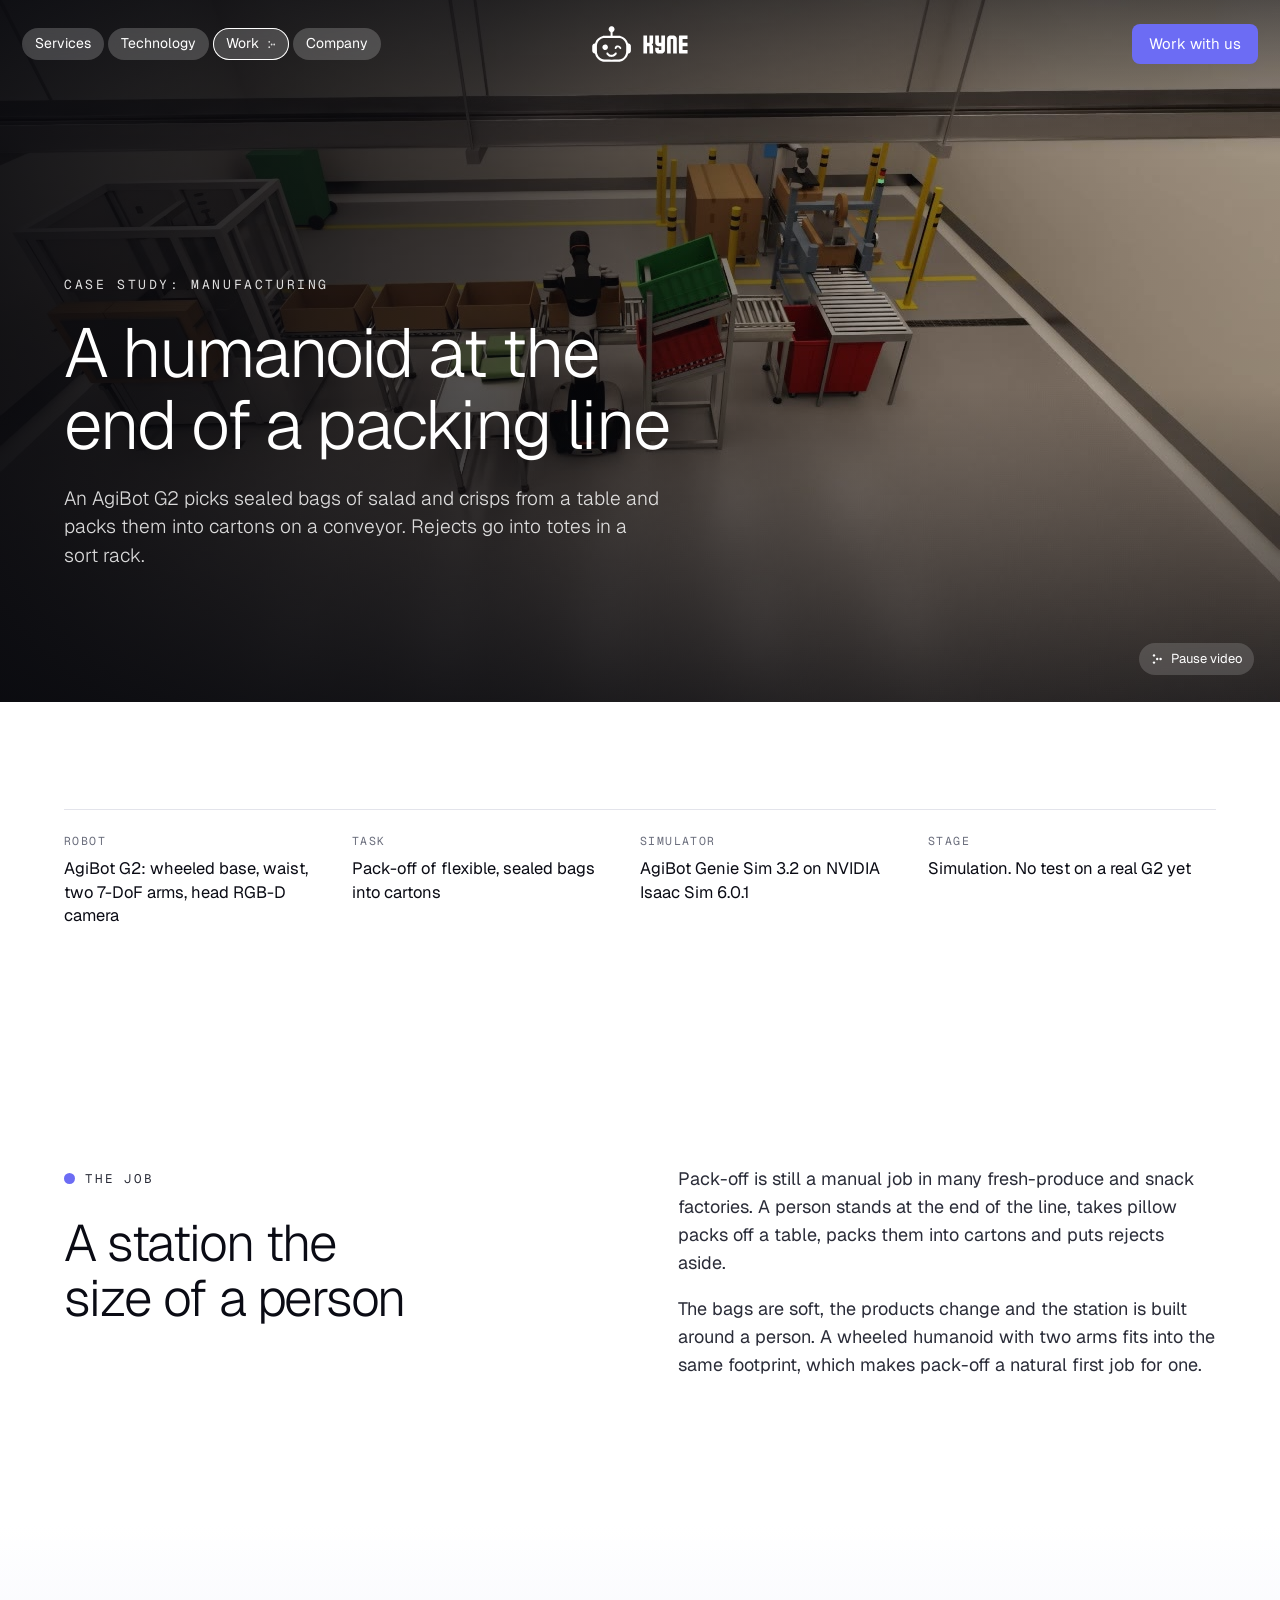
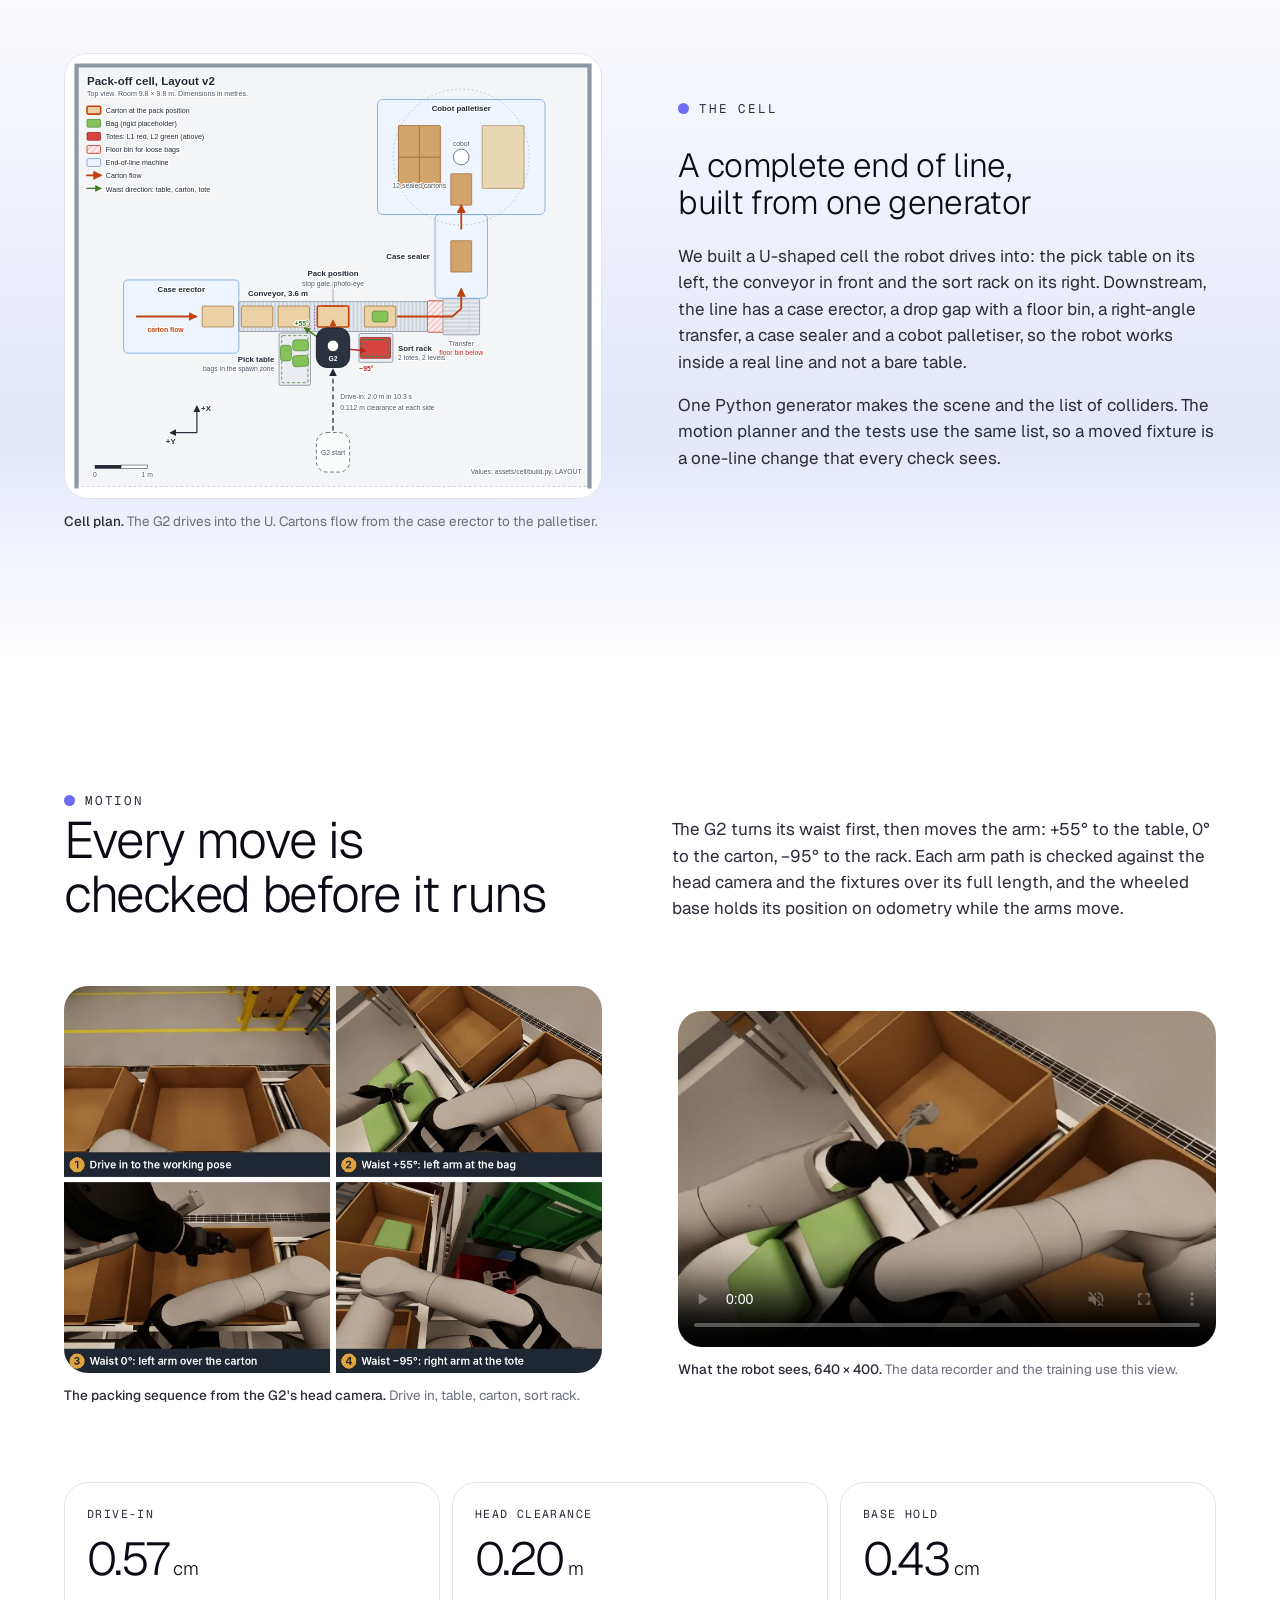
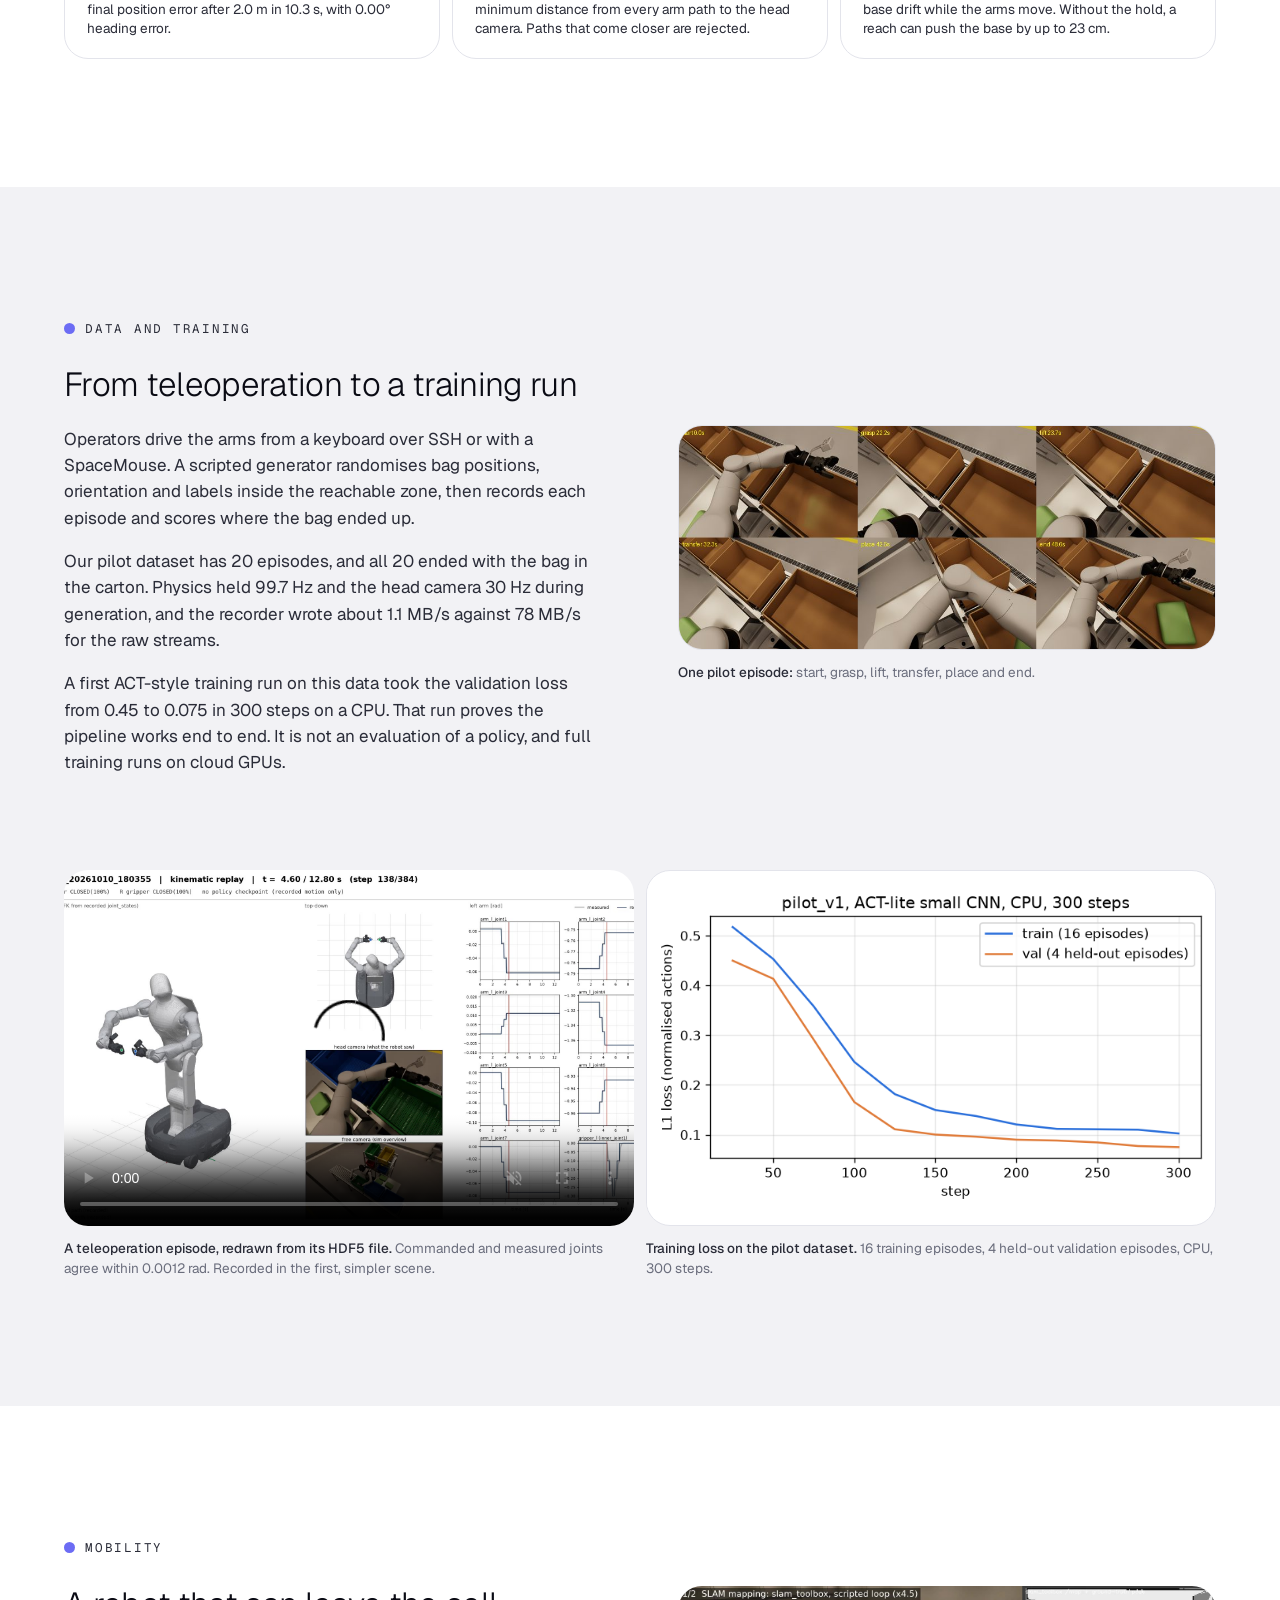
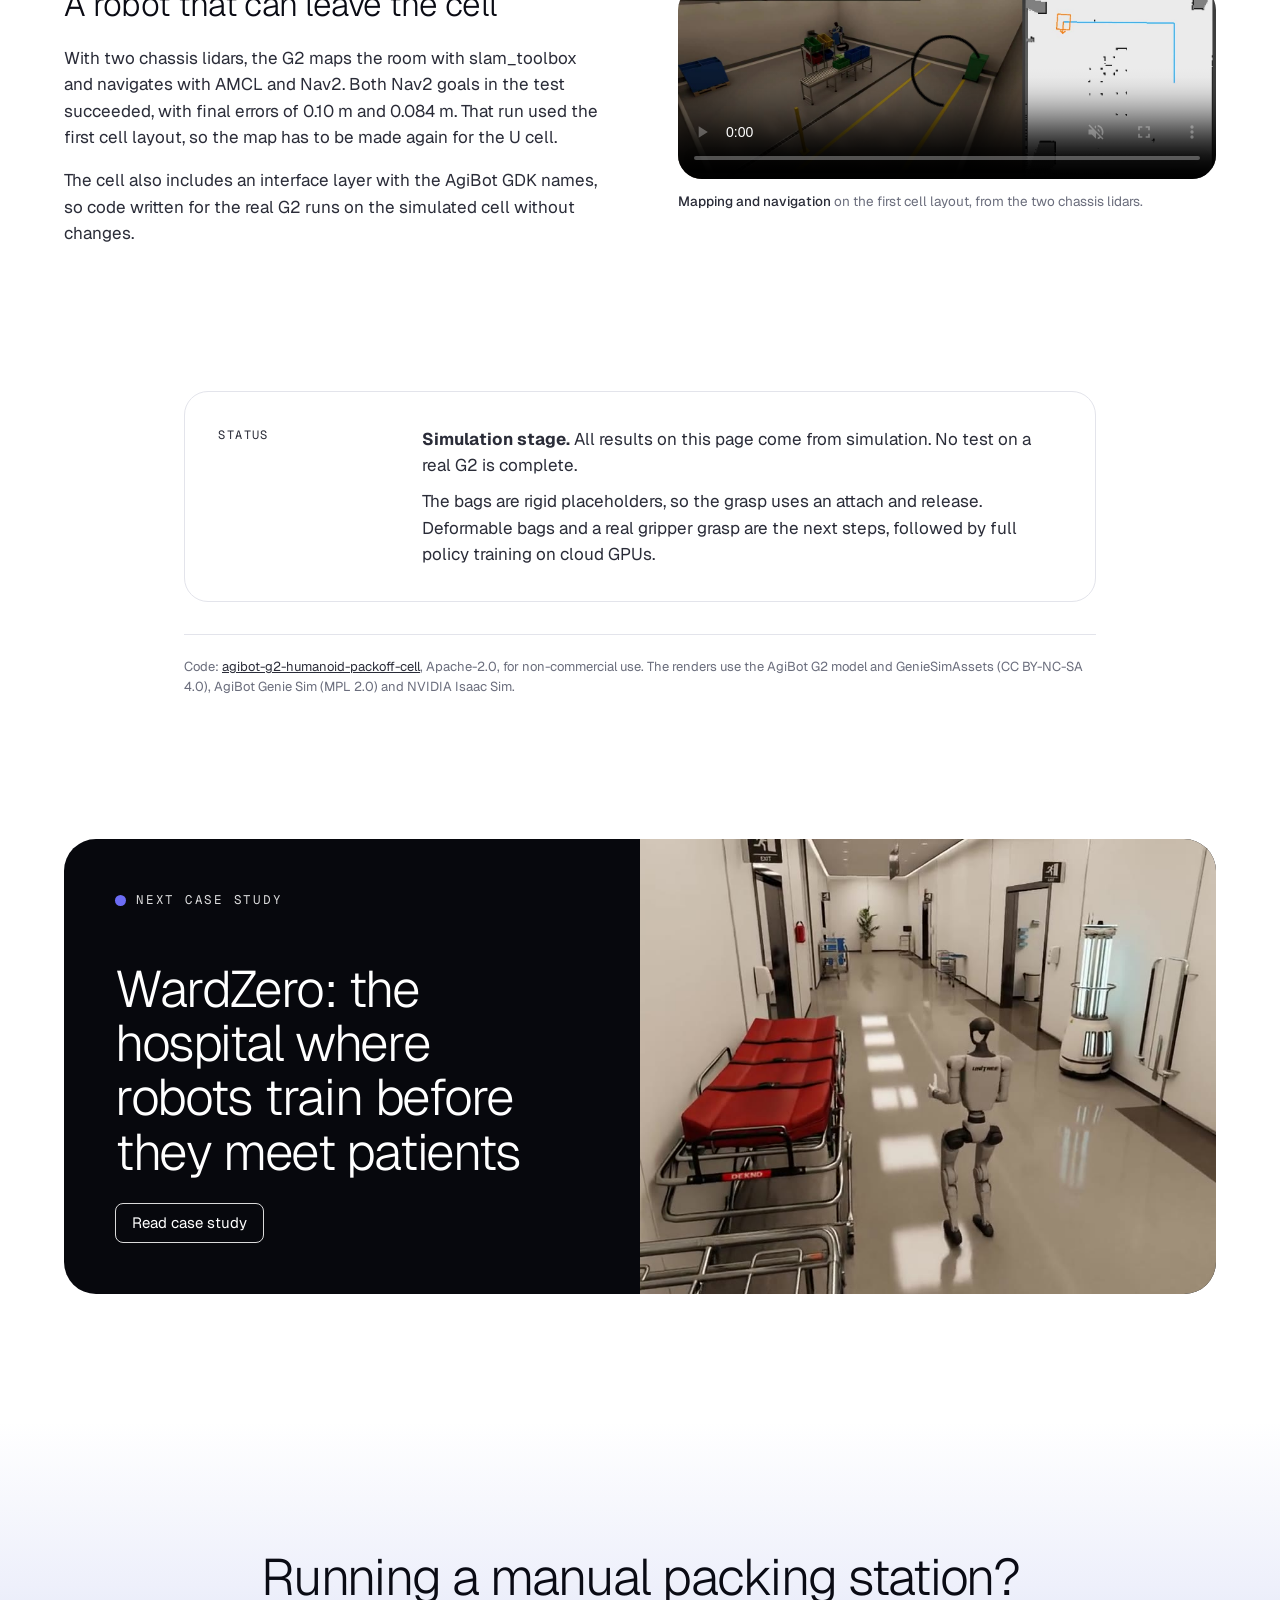
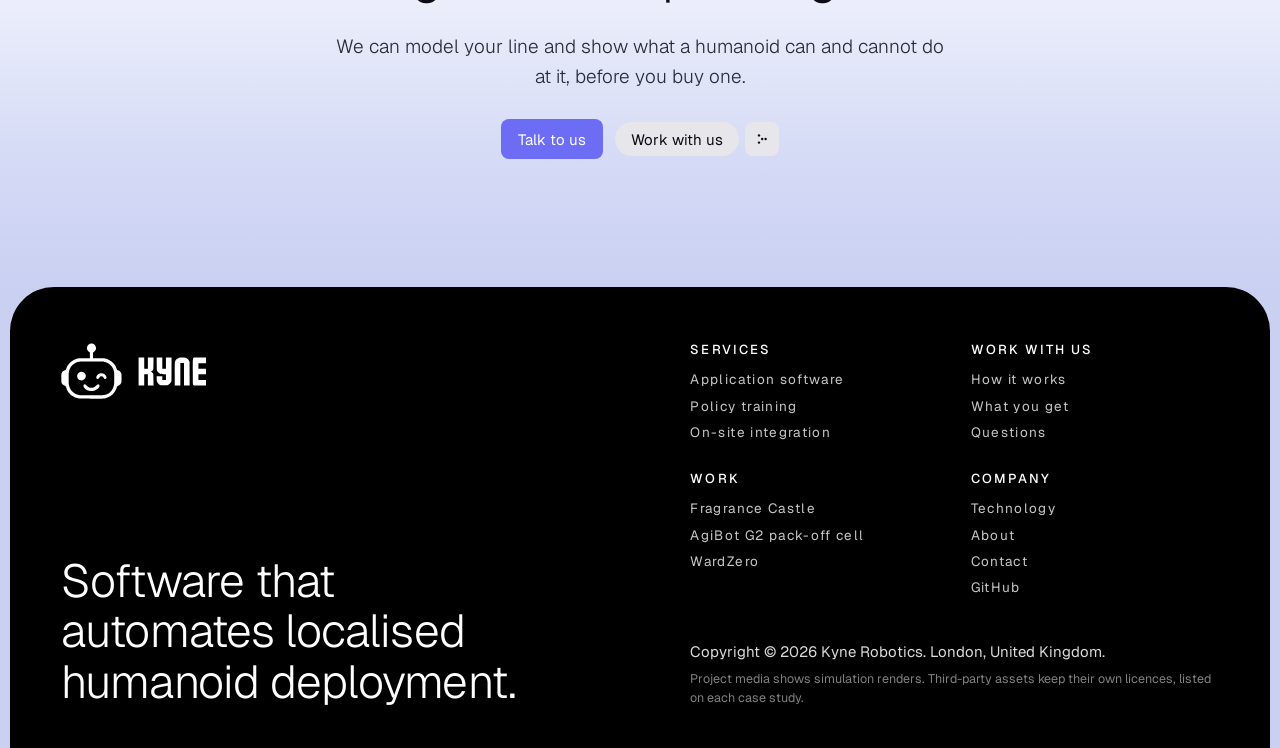
<file: work-packoff-cell.html>
<!DOCTYPE html>
<html lang="en-GB">
<head>
  <meta charset="utf-8">
  <meta name="viewport" content="width=device-width, initial-scale=1">
  <title>AgiBot G2 pack-off cell: Kyne Robotics</title>
  <meta name="description" content="Case study: an AgiBot G2 wheeled humanoid packs sealed bags into cartons at the end of a packing line, in a full simulated end-of-line cell with teleoperation, data generation and training.">
  <meta property="og:title" content="AgiBot G2 pack-off cell: a humanoid at the end of a packing line">
  <meta property="og:description" content="An AgiBot G2 packs sealed bags into cartons in a simulated end-of-line cell.">
  <meta property="og:type" content="article">
  <meta property="og:image" content="https://kynerobotics.com/assets/media/packoff/01_packing_overview.jpg">
  <meta property="og:url" content="https://kynerobotics.com/work-packoff-cell.html">
  <link rel="canonical" href="https://kynerobotics.com/work-packoff-cell.html">
  <meta name="twitter:card" content="summary_large_image">
  <meta name="theme-color" content="#07080d">
  <link rel="icon" href="assets/img/favicon.svg" type="image/svg+xml">
  <link rel="preconnect" href="https://fonts.googleapis.com">
  <link rel="preconnect" href="https://fonts.gstatic.com" crossorigin>
  <link href="https://fonts.googleapis.com/css2?family=Geist:wght@300;400;500&family=Geist+Mono:wght@400&display=swap" rel="stylesheet">
  <link rel="stylesheet" href="assets/css/site.css">
</head>
<body data-page="work">
<!-- @header -->
<a class="skip-link" href="#main">Skip to content</a>
<header class="site-header">
  <div class="nav-slot">
    <nav class="nav" aria-label="Main">
      <a class="nav__link" data-nav="services" href="services.html">Services</a>
      <a class="nav__link" data-nav="technology" href="technology.html">Technology</a>
      <div class="nav__item">
        <a class="nav__link" data-nav="work" aria-current="page" href="work.html">Work <span class="dots" aria-hidden="true"></span></a>
        <div class="nav__menu">
          <a href="work-fragrance-castle.html">Fragrance Castle<small>Retail and logistics, perfume</small></a>
          <a href="work-packoff-cell.html">AgiBot G2 pack-off cell<small>Manufacturing, end of line</small></a>
          <a href="work-wardzero.html">WardZero<small>Healthcare, simulated hospital</small></a>
          <a href="work.html">All work<small>All three projects and how they were built</small></a>
        </div>
      </div>
      <a class="nav__link" data-nav="company" href="company.html">Company</a>
    </nav>
  </div>
  <a class="brand" href="index.html" aria-label="Kyne Robotics home">
    <svg class="brand__mark" viewBox="0 0 714 656" fill="currentColor" aria-hidden="true" focusable="false"><path fill-rule="evenodd" d="M211.5,650.5C178.8,646.0 151.8,635.0 125.1,615.3C114.5,607.5 94.8,587.2 86.8,576.0C74.9,559.2 65.4,539.0 59.4,517.7C58.0,512.6 55.9,507.5 54.7,506.2C53.6,505.0 49.8,503.1 46.3,502.0C35.2,498.6 28.9,494.9 21.4,487.5C16.5,482.7 13.1,478.2 10.7,473.4C4.5,461.1 4.0,456.3 4.0,409.3C4.0,363.2 4.5,358.6 10.0,347.3C16.5,334.0 27.0,325.6 44.2,320.0C52.2,317.4 56.0,315.6 57.2,313.9C58.2,312.6 60.1,307.6 61.4,302.9C78.4,244.0 132.6,196.0 198.2,181.8C208.2,179.7 210.3,179.6 273.5,179.6L338.5,179.5L338.8,147.5C339.1,110.8 339.3,111.4 330.7,106.3C320.0,99.9 308.8,85.7 305.2,74.0C303.1,67.0 303.2,55.4 305.4,47.1C311.4,24.9 327.3,9.9 349.5,5.3C356.3,4.0 357.8,4.0 364.8,5.4C388.3,10.2 404.7,27.1 409.6,51.9C411.0,58.9 411.1,61.5 410.1,67.4C407.8,81.8 397.4,97.0 383.6,105.9C379.9,108.3 376.7,111.3 376.1,112.8C375.3,114.6 375.1,125.7 375.2,147.5L375.5,179.5L440.5,179.6C504.5,179.6 505.7,179.7 516.0,181.9C582.4,196.4 635.2,244.0 653.0,305.2C654.3,309.4 656.2,313.8 657.4,314.9C658.5,315.9 662.9,317.8 667.0,319.0C688.9,325.4 701.4,337.3 707.7,357.6C709.3,363.0 709.5,367.7 709.5,410.0C709.5,455.3 709.4,456.7 707.3,463.5C701.3,482.3 688.5,495.0 668.9,501.5C660.1,504.5 656.7,507.5 655.5,513.7C652.6,529.5 639.0,559.6 627.7,575.2C602.0,611.0 563.0,637.3 521.3,647.0C500.2,652.0 499.1,652.0 355.2,651.9C253.9,651.8 218.3,651.5 211.5,650.5ZM485.5,612.0C510.4,610.4 526.5,606.4 544.4,597.4C557.4,590.8 567.0,583.9 578.5,572.8C604.3,548.1 619.0,515.6 623.0,475.1C624.3,461.9 624.3,361.5 623.0,349.2C619.4,314.9 606.3,286.0 583.8,262.4C562.1,239.7 535.6,225.9 502.2,219.8C490.7,217.7 488.8,217.7 357.0,217.7C225.1,217.8 223.4,217.8 211.6,219.9C188.6,224.0 166.8,232.9 149.6,245.1C118.9,267.1 97.3,302.9 91.5,341.4C90.3,349.8 90.0,362.5 90.0,408.1C90.0,465.9 90.6,479.3 94.0,496.1C99.3,522.1 113.0,549.6 129.1,566.7C156.3,595.5 186.1,609.4 226.3,611.9C244.3,613.1 467.9,613.1 485.5,612.0ZM337.6,561.5C326.6,559.4 310.1,553.7 302.3,549.3C283.1,538.6 266.6,520.4 263.0,505.9C259.6,492.4 271.9,481.0 285.3,485.0C289.8,486.3 295.5,491.7 302.3,500.8C309.1,510.0 322.4,518.6 337.0,523.2C346.6,526.2 364.8,526.4 375.0,523.6C391.0,519.2 404.4,510.5 413.3,498.8C420.1,489.7 423.8,486.4 428.9,484.9C442.1,481.0 454.3,492.6 451.0,505.9C448.3,516.7 438.8,529.4 425.7,539.8C413.7,549.4 401.7,555.1 384.1,559.7C371.7,562.9 349.6,563.7 337.6,561.5ZM228.5,437.8C213.0,434.9 198.7,422.5 193.0,407.2C185.5,387.1 190.0,365.7 204.9,351.0C229.2,327.0 266.9,332.5 284.6,362.6C287.7,367.9 291.0,380.9 291.0,387.9C290.9,420.7 261.5,444.1 228.5,437.8ZM511.5,420.5C506.8,418.0 503.4,414.3 499.9,407.6C492.5,393.8 483.9,388.3 471.3,389.3C460.4,390.1 456.5,393.5 446.1,410.3C441.7,417.6 437.9,420.3 431.5,420.8C417.9,421.9 410.2,411.0 414.5,396.4C420.1,377.2 434.0,363.2 454.0,356.7C487.2,345.8 523.6,364.6 533.3,397.7C535.9,406.5 532.4,415.7 525.0,419.5C520.6,421.8 514.8,422.2 511.5,420.5Z"/></svg>
    <svg class="brand__word" viewBox="0 0 452 191" fill="currentColor" aria-hidden="true" focusable="false"><path fill-rule="evenodd" d="M4.0,95.5L4.0,4.0L22.5,4.0L41.0,4.0L41.0,40.5L41.0,77.0L53.0,77.0L65.0,77.0L65.0,40.5L65.0,4.0L83.6,4.0L102.1,4.0L101.8,41.8C101.5,78.2 101.4,79.6 99.3,83.5C96.6,88.5 92.5,92.5 88.1,94.3C84.8,95.7 84.8,95.8 86.9,96.5C90.4,97.6 96.9,103.8 99.3,108.4C101.4,112.4 101.5,113.7 101.8,149.8L102.1,187.0L83.6,187.0L65.0,187.0L65.0,150.5L65.0,114.0L53.0,114.0L41.0,114.0L41.0,150.5L41.0,187.0L22.5,187.0L4.0,187.0L4.0,95.5ZM149.3,185.6C138.7,182.2 131.7,175.9 126.6,165.0C123.6,158.7 123.5,157.9 123.2,142.8L122.8,127.0L141.4,127.0L160.0,127.0L160.0,139.0L160.0,151.0L172.0,151.0L184.0,151.0L184.0,132.6L184.0,114.2L168.2,113.8C154.9,113.4 151.6,113.0 146.5,111.1C138.4,108.0 129.3,98.8 125.9,90.5C123.5,84.6 123.5,84.0 123.2,44.2L122.9,4.0L141.4,4.0L160.0,4.0L160.0,40.5L160.0,77.0L172.0,77.0L184.0,77.0L184.0,40.5L184.0,4.0L202.5,4.0L221.1,4.0L220.8,81.7L220.5,159.5L217.8,165.2C214.1,173.1 208.0,179.4 200.1,183.3L193.6,186.5L173.5,186.7C158.9,186.9 152.4,186.6 149.3,185.6ZM242.0,113.0C242.0,62.2 242.4,37.4 243.1,33.8C246.1,19.9 254.4,10.6 267.8,6.1C273.0,4.3 276.4,4.0 290.8,4.0C303.4,4.0 309.0,4.4 313.1,5.6C324.2,8.9 332.0,15.5 336.9,25.9L339.5,31.5L339.8,109.2L340.1,187.0L321.5,187.0L303.0,187.0L303.0,113.5L303.0,40.0L291.0,40.0L279.0,40.0L279.0,113.5L279.0,187.0L260.5,187.0L242.0,187.0L242.0,113.0ZM366.1,185.4C360.9,181.7 361.0,183.2 361.0,95.5C361.0,6.1 360.8,8.7 366.9,5.6C369.5,4.2 375.5,4.0 409.0,4.0L448.0,4.0L447.8,22.3L447.5,40.5L422.8,40.8L398.0,41.0L398.0,59.0L398.0,77.0L422.8,77.2L447.5,77.5L447.8,95.8L448.0,114.0L423.0,114.0L398.0,114.0L398.0,132.5L398.0,151.0L423.0,151.0L448.0,151.0L448.0,169.0L448.0,187.0L408.2,187.0C373.1,187.0 368.2,186.8 366.1,185.4Z"/></svg>
  </a>
  <div class="header-cta">
    <a class="btn btn--accent" href="work-with-us.html">Work with us</a>
    <button class="menu-toggle" type="button" data-menu-open aria-expanded="false" aria-controls="mobile-menu">
      <span class="menu-toggle__bars" aria-hidden="true"></span>Menu
    </button>
  </div>
</header>
<div class="mobile-menu" id="mobile-menu" aria-hidden="true" role="dialog" aria-modal="true" aria-label="Menu">
  <div class="mobile-menu__top">
    <a class="brand" href="index.html" aria-label="Kyne Robotics home">
      <svg class="brand__mark" viewBox="0 0 714 656" fill="currentColor" aria-hidden="true" focusable="false"><path fill-rule="evenodd" d="M211.5,650.5C178.8,646.0 151.8,635.0 125.1,615.3C114.5,607.5 94.8,587.2 86.8,576.0C74.9,559.2 65.4,539.0 59.4,517.7C58.0,512.6 55.9,507.5 54.7,506.2C53.6,505.0 49.8,503.1 46.3,502.0C35.2,498.6 28.9,494.9 21.4,487.5C16.5,482.7 13.1,478.2 10.7,473.4C4.5,461.1 4.0,456.3 4.0,409.3C4.0,363.2 4.5,358.6 10.0,347.3C16.5,334.0 27.0,325.6 44.2,320.0C52.2,317.4 56.0,315.6 57.2,313.9C58.2,312.6 60.1,307.6 61.4,302.9C78.4,244.0 132.6,196.0 198.2,181.8C208.2,179.7 210.3,179.6 273.5,179.6L338.5,179.5L338.8,147.5C339.1,110.8 339.3,111.4 330.7,106.3C320.0,99.9 308.8,85.7 305.2,74.0C303.1,67.0 303.2,55.4 305.4,47.1C311.4,24.9 327.3,9.9 349.5,5.3C356.3,4.0 357.8,4.0 364.8,5.4C388.3,10.2 404.7,27.1 409.6,51.9C411.0,58.9 411.1,61.5 410.1,67.4C407.8,81.8 397.4,97.0 383.6,105.9C379.9,108.3 376.7,111.3 376.1,112.8C375.3,114.6 375.1,125.7 375.2,147.5L375.5,179.5L440.5,179.6C504.5,179.6 505.7,179.7 516.0,181.9C582.4,196.4 635.2,244.0 653.0,305.2C654.3,309.4 656.2,313.8 657.4,314.9C658.5,315.9 662.9,317.8 667.0,319.0C688.9,325.4 701.4,337.3 707.7,357.6C709.3,363.0 709.5,367.7 709.5,410.0C709.5,455.3 709.4,456.7 707.3,463.5C701.3,482.3 688.5,495.0 668.9,501.5C660.1,504.5 656.7,507.5 655.5,513.7C652.6,529.5 639.0,559.6 627.7,575.2C602.0,611.0 563.0,637.3 521.3,647.0C500.2,652.0 499.1,652.0 355.2,651.9C253.9,651.8 218.3,651.5 211.5,650.5ZM485.5,612.0C510.4,610.4 526.5,606.4 544.4,597.4C557.4,590.8 567.0,583.9 578.5,572.8C604.3,548.1 619.0,515.6 623.0,475.1C624.3,461.9 624.3,361.5 623.0,349.2C619.4,314.9 606.3,286.0 583.8,262.4C562.1,239.7 535.6,225.9 502.2,219.8C490.7,217.7 488.8,217.7 357.0,217.7C225.1,217.8 223.4,217.8 211.6,219.9C188.6,224.0 166.8,232.9 149.6,245.1C118.9,267.1 97.3,302.9 91.5,341.4C90.3,349.8 90.0,362.5 90.0,408.1C90.0,465.9 90.6,479.3 94.0,496.1C99.3,522.1 113.0,549.6 129.1,566.7C156.3,595.5 186.1,609.4 226.3,611.9C244.3,613.1 467.9,613.1 485.5,612.0ZM337.6,561.5C326.6,559.4 310.1,553.7 302.3,549.3C283.1,538.6 266.6,520.4 263.0,505.9C259.6,492.4 271.9,481.0 285.3,485.0C289.8,486.3 295.5,491.7 302.3,500.8C309.1,510.0 322.4,518.6 337.0,523.2C346.6,526.2 364.8,526.4 375.0,523.6C391.0,519.2 404.4,510.5 413.3,498.8C420.1,489.7 423.8,486.4 428.9,484.9C442.1,481.0 454.3,492.6 451.0,505.9C448.3,516.7 438.8,529.4 425.7,539.8C413.7,549.4 401.7,555.1 384.1,559.7C371.7,562.9 349.6,563.7 337.6,561.5ZM228.5,437.8C213.0,434.9 198.7,422.5 193.0,407.2C185.5,387.1 190.0,365.7 204.9,351.0C229.2,327.0 266.9,332.5 284.6,362.6C287.7,367.9 291.0,380.9 291.0,387.9C290.9,420.7 261.5,444.1 228.5,437.8ZM511.5,420.5C506.8,418.0 503.4,414.3 499.9,407.6C492.5,393.8 483.9,388.3 471.3,389.3C460.4,390.1 456.5,393.5 446.1,410.3C441.7,417.6 437.9,420.3 431.5,420.8C417.9,421.9 410.2,411.0 414.5,396.4C420.1,377.2 434.0,363.2 454.0,356.7C487.2,345.8 523.6,364.6 533.3,397.7C535.9,406.5 532.4,415.7 525.0,419.5C520.6,421.8 514.8,422.2 511.5,420.5Z"/></svg>
      <svg class="brand__word" viewBox="0 0 452 191" fill="currentColor" aria-hidden="true" focusable="false"><path fill-rule="evenodd" d="M4.0,95.5L4.0,4.0L22.5,4.0L41.0,4.0L41.0,40.5L41.0,77.0L53.0,77.0L65.0,77.0L65.0,40.5L65.0,4.0L83.6,4.0L102.1,4.0L101.8,41.8C101.5,78.2 101.4,79.6 99.3,83.5C96.6,88.5 92.5,92.5 88.1,94.3C84.8,95.7 84.8,95.8 86.9,96.5C90.4,97.6 96.9,103.8 99.3,108.4C101.4,112.4 101.5,113.7 101.8,149.8L102.1,187.0L83.6,187.0L65.0,187.0L65.0,150.5L65.0,114.0L53.0,114.0L41.0,114.0L41.0,150.5L41.0,187.0L22.5,187.0L4.0,187.0L4.0,95.5ZM149.3,185.6C138.7,182.2 131.7,175.9 126.6,165.0C123.6,158.7 123.5,157.9 123.2,142.8L122.8,127.0L141.4,127.0L160.0,127.0L160.0,139.0L160.0,151.0L172.0,151.0L184.0,151.0L184.0,132.6L184.0,114.2L168.2,113.8C154.9,113.4 151.6,113.0 146.5,111.1C138.4,108.0 129.3,98.8 125.9,90.5C123.5,84.6 123.5,84.0 123.2,44.2L122.9,4.0L141.4,4.0L160.0,4.0L160.0,40.5L160.0,77.0L172.0,77.0L184.0,77.0L184.0,40.5L184.0,4.0L202.5,4.0L221.1,4.0L220.8,81.7L220.5,159.5L217.8,165.2C214.1,173.1 208.0,179.4 200.1,183.3L193.6,186.5L173.5,186.7C158.9,186.9 152.4,186.6 149.3,185.6ZM242.0,113.0C242.0,62.2 242.4,37.4 243.1,33.8C246.1,19.9 254.4,10.6 267.8,6.1C273.0,4.3 276.4,4.0 290.8,4.0C303.4,4.0 309.0,4.4 313.1,5.6C324.2,8.9 332.0,15.5 336.9,25.9L339.5,31.5L339.8,109.2L340.1,187.0L321.5,187.0L303.0,187.0L303.0,113.5L303.0,40.0L291.0,40.0L279.0,40.0L279.0,113.5L279.0,187.0L260.5,187.0L242.0,187.0L242.0,113.0ZM366.1,185.4C360.9,181.7 361.0,183.2 361.0,95.5C361.0,6.1 360.8,8.7 366.9,5.6C369.5,4.2 375.5,4.0 409.0,4.0L448.0,4.0L447.8,22.3L447.5,40.5L422.8,40.8L398.0,41.0L398.0,59.0L398.0,77.0L422.8,77.2L447.5,77.5L447.8,95.8L448.0,114.0L423.0,114.0L398.0,114.0L398.0,132.5L398.0,151.0L423.0,151.0L448.0,151.0L448.0,169.0L448.0,187.0L408.2,187.0C373.1,187.0 368.2,186.8 366.1,185.4Z"/></svg>
    </a>
    <button class="mobile-menu__close" type="button" data-menu-close>Close</button>
  </div>
  <nav aria-label="Mobile">
    <a href="services.html">Services</a>
    <a href="technology.html">Technology</a>
    <a href="work.html">Work</a>
    <a class="sub" href="work-fragrance-castle.html">Fragrance Castle</a>
    <a class="sub" href="work-packoff-cell.html">AgiBot G2 pack-off cell</a>
    <a class="sub" href="work-wardzero.html">WardZero</a>
    <a href="company.html">Company</a>
    <a href="contact.html">Contact</a>
  </nav>
  <a class="btn btn--accent" href="work-with-us.html">Work with us</a>
</div>
<!-- /@header -->

<main id="main">

  <section class="hero hero--sub" aria-labelledby="hero-title">
    <div class="hero__media">
      <video data-autoplay muted loop playsinline preload="auto" poster="assets/media/packoff/01_packing_overview.jpg" aria-hidden="true">
        <source src="assets/media/packoff/01_packing_overview.mp4" type="video/mp4">
      </video>
    </div>
    <div class="hero__inner">
      <div class="wrap">
        <div class="hero__content">
          <p class="eyebrow eyebrow--plain eyebrow--light">Case study: manufacturing</p>
          <h1 class="display" id="hero-title">A humanoid at the end of a packing line</h1>
          <p class="hero__lead">An AgiBot G2 picks sealed bags of salad and crisps from a table and packs them into cartons on a conveyor. Rejects go into totes in a sort rack.</p>
        </div>
      </div>
    </div>
    <button class="hero__toggle" type="button" aria-pressed="false"><span class="dots" aria-hidden="true"></span><span data-label>Pause video</span></button>
  </section>

  <section class="section--tight" aria-label="Project facts">
    <div class="wrap">
      <dl class="facts">
        <div><dt>Robot</dt><dd>AgiBot G2: wheeled base, waist, two 7-DoF arms, head RGB-D camera</dd></div>
        <div><dt>Task</dt><dd>Pack-off of flexible, sealed bags into cartons</dd></div>
        <div><dt>Simulator</dt><dd>AgiBot Genie Sim 3.2 on NVIDIA Isaac Sim 6.0.1</dd></div>
        <div><dt>Stage</dt><dd>Simulation. No test on a real G2 yet</dd></div>
      </dl>
    </div>
  </section>

  <section class="section" aria-labelledby="job-title">
    <div class="wrap">
      <div class="split split--top">
        <div>
          <p class="eyebrow">The job</p>
          <h2 class="h2" id="job-title">A station the size of a person</h2>
        </div>
        <div class="prose" data-reveal>
          <p>Pack-off is still a manual job in many fresh-produce and snack factories. A person stands at the end of the line, takes pillow packs off a table, packs them into cartons and puts rejects aside.</p>
          <p>The bags are soft, the products change and the station is built around a person. A wheeled humanoid with two arms fits into the same footprint, which makes pack-off a natural first job for one.</p>
        </div>
      </div>
    </div>
  </section>

  <section class="section section--wash-soft" aria-labelledby="cell-title">
    <div class="wrap">
      <div class="split">
        <figure class="split__media" data-reveal>
          <div class="media media--contain"><img src="assets/media/packoff/cell_plan.svg" alt="Top view of the U cell. The G2 starts in open floor and drives 2.0 m into the U. The pick table is on its left, the conveyor with the pack carton in front and the sort rack with two totes on its right. Cartons move from the case erector along the conveyor, over a drop gap with a floor bin, to a right-angle transfer, the case sealer and the cobot palletiser." loading="lazy"></div>
          <figcaption><strong>Cell plan.</strong> The G2 drives into the U. Cartons flow from the case erector to the palletiser.</figcaption>
        </figure>
        <div class="split__body" data-reveal>
          <p class="eyebrow">The cell</p>
          <h2 class="h3" id="cell-title">A complete end of line, built from one generator</h2>
          <p>We built a U-shaped cell the robot drives into: the pick table on its left, the conveyor in front and the sort rack on its right. Downstream, the line has a case erector, a drop gap with a floor bin, a right-angle transfer, a case sealer and a cobot palletiser, so the robot works inside a real line and not a bare table.</p>
          <p>One Python generator makes the scene and the list of colliders. The motion planner and the tests use the same list, so a moved fixture is a one-line change that every check sees.</p>
        </div>
      </div>
    </div>
  </section>

  <section class="section" aria-labelledby="motion-title">
    <div class="wrap">
      <div class="section-head">
        <div>
          <p class="eyebrow">Motion</p>
          <h2 class="h2" id="motion-title">Every move is checked before it runs</h2>
        </div>
        <p>The G2 turns its waist first, then moves the arm: +55° to the table, 0° to the carton, −95° to the rack. Each arm path is checked against the head camera and the fixtures over its full length, and the wheeled base holds its position on odometry while the arms move.</p>
      </div>
      <div class="split">
        <figure class="split__media" data-reveal>
          <div class="media"><img src="assets/media/packoff/packing_storyboard.jpg" alt="Four head camera frames: the G2 drives in and sees the cartons, turns its waist to the table and reaches a bag, turns to the carton, then turns to the tote in the sort rack" loading="lazy"></div>
          <figcaption><strong>The packing sequence from the G2's head camera.</strong> Drive in, table, carton, sort rack.</figcaption>
        </figure>
        <figure class="split__media" data-reveal>
          <div class="media media--cover">
            <video data-autoplay muted loop playsinline controls preload="none" poster="assets/media/packoff/02_packing_head.jpg" aria-label="The G2 head camera during the packing take">
              <source src="assets/media/packoff/02_packing_head.mp4" type="video/mp4">
            </video>
          </div>
          <figcaption><strong>What the robot sees, 640 × 400.</strong> The data recorder and the training use this view.</figcaption>
        </figure>
      </div>
      <div class="stat-grid mt-l">
        <div class="stat-card" data-reveal>
          <p class="stat-card__label">Drive-in</p>
          <p class="stat-card__value">0.57<small>cm</small></p>
          <p class="stat-card__desc">final position error after 2.0 m in 10.3 s, with 0.00° heading error.</p>
        </div>
        <div class="stat-card" data-reveal>
          <p class="stat-card__label">Head clearance</p>
          <p class="stat-card__value">0.20<small>m</small></p>
          <p class="stat-card__desc">minimum distance from every arm path to the head camera. Paths that come closer are rejected.</p>
        </div>
        <div class="stat-card" data-reveal>
          <p class="stat-card__label">Base hold</p>
          <p class="stat-card__value">0.43<small>cm</small></p>
          <p class="stat-card__desc">base drift while the arms move. Without the hold, a reach can push the base by up to 23 cm.</p>
        </div>
      </div>
    </div>
  </section>

  <section class="section section--surface" aria-labelledby="data-title">
    <div class="wrap">
      <div class="split">
        <div class="split__body" data-reveal>
          <p class="eyebrow">Data and training</p>
          <h2 class="h3" id="data-title">From teleoperation to a training run</h2>
          <p>Operators drive the arms from a keyboard over SSH or with a SpaceMouse. A scripted generator randomises bag positions, orientation and labels inside the reachable zone, then records each episode and scores where the bag ended up.</p>
          <p>Our pilot dataset has 20 episodes, and all 20 ended with the bag in the carton. Physics held 99.7 Hz and the head camera 30 Hz during generation, and the recorder wrote about 1.1 MB/s against 78 MB/s for the raw streams.</p>
          <p>A first ACT-style training run on this data took the validation loss from 0.45 to 0.075 in 300 steps on a CPU. That run proves the pipeline works end to end. It is not an evaluation of a policy, and full training runs on cloud GPUs.</p>
        </div>
        <figure class="split__media" data-reveal>
          <div class="media media--contain"><img src="assets/media/packoff/pilot_events.jpg" alt="Six head camera frames from one pilot episode: start, grasp, lift, transfer, place and end, with the bag in the carton at the end" loading="lazy"></div>
          <figcaption><strong>One pilot episode:</strong> start, grasp, lift, transfer, place and end.</figcaption>
        </figure>
      </div>
      <div class="grid-2 mt-l">
        <figure data-reveal>
          <div class="media media--cover">
            <video data-autoplay muted loop playsinline controls preload="none" poster="assets/media/packoff/03_teleop_replay.jpg" aria-label="Kinematic replay of a recorded teleoperation episode, with the robot model, camera frames and arm joint plots">
              <source src="assets/media/packoff/03_teleop_replay.mp4" type="video/mp4">
            </video>
          </div>
          <figcaption><strong>A teleoperation episode, redrawn from its HDF5 file.</strong> Commanded and measured joints agree within 0.0012 rad. Recorded in the first, simpler scene.</figcaption>
        </figure>
        <figure data-reveal>
          <div class="media media--contain" style="aspect-ratio:16/10;display:flex;align-items:center"><img src="assets/media/packoff/pilot_loss.png" alt="Training and validation L1 loss against steps for the pilot dataset, both falling from about 0.5 to about 0.1 over 300 steps" loading="lazy"></div>
          <figcaption><strong>Training loss on the pilot dataset.</strong> 16 training episodes, 4 held-out validation episodes, CPU, 300 steps.</figcaption>
        </figure>
      </div>
    </div>
  </section>

  <section class="section" aria-labelledby="nav-title">
    <div class="wrap">
      <div class="split split--flip">
        <figure class="split__media" data-reveal>
          <div class="media">
            <video data-autoplay muted loop playsinline controls preload="none" poster="assets/media/packoff/04_slam_nav.jpg" aria-label="The mobile G2 drives a loop while slam_toolbox builds an occupancy map, then Nav2 drives it to a goal">
              <source src="assets/media/packoff/04_slam_nav.mp4" type="video/mp4">
            </video>
          </div>
          <figcaption><strong>Mapping and navigation</strong> on the first cell layout, from the two chassis lidars.</figcaption>
        </figure>
        <div class="split__body" data-reveal>
          <p class="eyebrow">Mobility</p>
          <h2 class="h3" id="nav-title">A robot that can leave the cell</h2>
          <p>With two chassis lidars, the G2 maps the room with slam_toolbox and navigates with AMCL and Nav2. Both Nav2 goals in the test succeeded, with final errors of 0.10 m and 0.084 m. That run used the first cell layout, so the map has to be made again for the U cell.</p>
          <p>The cell also includes an interface layer with the AgiBot GDK names, so code written for the real G2 runs on the simulated cell without changes.</p>
        </div>
      </div>
    </div>
  </section>

  <section class="section" style="padding-top:0" aria-label="Project status">
    <div class="wrap wrap--narrow">
      <div class="status-box" data-reveal>
        <p class="status-box__label">Status</p>
        <div>
          <p><strong>Simulation stage.</strong> All results on this page come from simulation. No test on a real G2 is complete.</p>
          <p>The bags are rigid placeholders, so the grasp uses an attach and release. Deformable bags and a real gripper grasp are the next steps, followed by full policy training on cloud GPUs.</p>
        </div>
      </div>
      <p class="credits mt-m">Code: <a href="https://github.com/Bkrakshith/agibot-g2-humanoid-packoff-cell">agibot-g2-humanoid-packoff-cell</a>, Apache-2.0, for non-commercial use. The renders use the AgiBot G2 model and GenieSimAssets (CC BY-NC-SA 4.0), AgiBot Genie Sim (MPL 2.0) and NVIDIA Isaac Sim.</p>
    </div>
  </section>

  <section class="section" style="padding-top:0" aria-label="Next case study">
    <div class="wrap">
      <a class="next-card" href="work-wardzero.html" data-reveal>
        <div class="next-card__text">
          <p class="eyebrow eyebrow--light">Next case study</p>
          <h2 class="h2">WardZero: the hospital where robots train before they meet patients</h2>
          <span class="btn btn--outline" style="align-self:flex-start">Read case study</span>
        </div>
        <div class="next-card__media"><img src="assets/media/wardzero/g1_corridor.jpg" alt="A Unitree G1 walking down a hospital corridor in WardZero" loading="lazy"></div>
      </a>
    </div>
  </section>

  <section class="section section--wash-end cta-band" aria-labelledby="cta-title">
    <div class="wrap">
      <h2 class="h2" id="cta-title" data-reveal>Running a manual packing station?</h2>
      <p data-reveal>We can model your line and show what a humanoid can and cannot do at it, before you buy one.</p>
      <div class="actions" data-reveal>
        <a class="btn btn--accent" href="contact.html">Talk to us</a>
        <a class="pill-link" href="work-with-us.html"><span class="pill-link__label">Work with us</span><span class="pill-link__icon"><span class="dots" aria-hidden="true"></span></span></a>
      </div>
    </div>
  </section>

</main>

<!-- @footer -->
<footer class="site-footer">
  <div class="site-footer__inner">
    <div class="site-footer__left">
      <a class="site-footer__brand" href="index.html" aria-label="Kyne Robotics home"><svg class="site-footer__mark" viewBox="0 0 714 656" fill="currentColor" aria-hidden="true" focusable="false"><path fill-rule="evenodd" d="M211.5,650.5C178.8,646.0 151.8,635.0 125.1,615.3C114.5,607.5 94.8,587.2 86.8,576.0C74.9,559.2 65.4,539.0 59.4,517.7C58.0,512.6 55.9,507.5 54.7,506.2C53.6,505.0 49.8,503.1 46.3,502.0C35.2,498.6 28.9,494.9 21.4,487.5C16.5,482.7 13.1,478.2 10.7,473.4C4.5,461.1 4.0,456.3 4.0,409.3C4.0,363.2 4.5,358.6 10.0,347.3C16.5,334.0 27.0,325.6 44.2,320.0C52.2,317.4 56.0,315.6 57.2,313.9C58.2,312.6 60.1,307.6 61.4,302.9C78.4,244.0 132.6,196.0 198.2,181.8C208.2,179.7 210.3,179.6 273.5,179.6L338.5,179.5L338.8,147.5C339.1,110.8 339.3,111.4 330.7,106.3C320.0,99.9 308.8,85.7 305.2,74.0C303.1,67.0 303.2,55.4 305.4,47.1C311.4,24.9 327.3,9.9 349.5,5.3C356.3,4.0 357.8,4.0 364.8,5.4C388.3,10.2 404.7,27.1 409.6,51.9C411.0,58.9 411.1,61.5 410.1,67.4C407.8,81.8 397.4,97.0 383.6,105.9C379.9,108.3 376.7,111.3 376.1,112.8C375.3,114.6 375.1,125.7 375.2,147.5L375.5,179.5L440.5,179.6C504.5,179.6 505.7,179.7 516.0,181.9C582.4,196.4 635.2,244.0 653.0,305.2C654.3,309.4 656.2,313.8 657.4,314.9C658.5,315.9 662.9,317.8 667.0,319.0C688.9,325.4 701.4,337.3 707.7,357.6C709.3,363.0 709.5,367.7 709.5,410.0C709.5,455.3 709.4,456.7 707.3,463.5C701.3,482.3 688.5,495.0 668.9,501.5C660.1,504.5 656.7,507.5 655.5,513.7C652.6,529.5 639.0,559.6 627.7,575.2C602.0,611.0 563.0,637.3 521.3,647.0C500.2,652.0 499.1,652.0 355.2,651.9C253.9,651.8 218.3,651.5 211.5,650.5ZM485.5,612.0C510.4,610.4 526.5,606.4 544.4,597.4C557.4,590.8 567.0,583.9 578.5,572.8C604.3,548.1 619.0,515.6 623.0,475.1C624.3,461.9 624.3,361.5 623.0,349.2C619.4,314.9 606.3,286.0 583.8,262.4C562.1,239.7 535.6,225.9 502.2,219.8C490.7,217.7 488.8,217.7 357.0,217.7C225.1,217.8 223.4,217.8 211.6,219.9C188.6,224.0 166.8,232.9 149.6,245.1C118.9,267.1 97.3,302.9 91.5,341.4C90.3,349.8 90.0,362.5 90.0,408.1C90.0,465.9 90.6,479.3 94.0,496.1C99.3,522.1 113.0,549.6 129.1,566.7C156.3,595.5 186.1,609.4 226.3,611.9C244.3,613.1 467.9,613.1 485.5,612.0ZM337.6,561.5C326.6,559.4 310.1,553.7 302.3,549.3C283.1,538.6 266.6,520.4 263.0,505.9C259.6,492.4 271.9,481.0 285.3,485.0C289.8,486.3 295.5,491.7 302.3,500.8C309.1,510.0 322.4,518.6 337.0,523.2C346.6,526.2 364.8,526.4 375.0,523.6C391.0,519.2 404.4,510.5 413.3,498.8C420.1,489.7 423.8,486.4 428.9,484.9C442.1,481.0 454.3,492.6 451.0,505.9C448.3,516.7 438.8,529.4 425.7,539.8C413.7,549.4 401.7,555.1 384.1,559.7C371.7,562.9 349.6,563.7 337.6,561.5ZM228.5,437.8C213.0,434.9 198.7,422.5 193.0,407.2C185.5,387.1 190.0,365.7 204.9,351.0C229.2,327.0 266.9,332.5 284.6,362.6C287.7,367.9 291.0,380.9 291.0,387.9C290.9,420.7 261.5,444.1 228.5,437.8ZM511.5,420.5C506.8,418.0 503.4,414.3 499.9,407.6C492.5,393.8 483.9,388.3 471.3,389.3C460.4,390.1 456.5,393.5 446.1,410.3C441.7,417.6 437.9,420.3 431.5,420.8C417.9,421.9 410.2,411.0 414.5,396.4C420.1,377.2 434.0,363.2 454.0,356.7C487.2,345.8 523.6,364.6 533.3,397.7C535.9,406.5 532.4,415.7 525.0,419.5C520.6,421.8 514.8,422.2 511.5,420.5Z"/></svg><svg class="site-footer__wordmark" viewBox="0 0 452 191" fill="currentColor" aria-hidden="true" focusable="false"><path fill-rule="evenodd" d="M4.0,95.5L4.0,4.0L22.5,4.0L41.0,4.0L41.0,40.5L41.0,77.0L53.0,77.0L65.0,77.0L65.0,40.5L65.0,4.0L83.6,4.0L102.1,4.0L101.8,41.8C101.5,78.2 101.4,79.6 99.3,83.5C96.6,88.5 92.5,92.5 88.1,94.3C84.8,95.7 84.8,95.8 86.9,96.5C90.4,97.6 96.9,103.8 99.3,108.4C101.4,112.4 101.5,113.7 101.8,149.8L102.1,187.0L83.6,187.0L65.0,187.0L65.0,150.5L65.0,114.0L53.0,114.0L41.0,114.0L41.0,150.5L41.0,187.0L22.5,187.0L4.0,187.0L4.0,95.5ZM149.3,185.6C138.7,182.2 131.7,175.9 126.6,165.0C123.6,158.7 123.5,157.9 123.2,142.8L122.8,127.0L141.4,127.0L160.0,127.0L160.0,139.0L160.0,151.0L172.0,151.0L184.0,151.0L184.0,132.6L184.0,114.2L168.2,113.8C154.9,113.4 151.6,113.0 146.5,111.1C138.4,108.0 129.3,98.8 125.9,90.5C123.5,84.6 123.5,84.0 123.2,44.2L122.9,4.0L141.4,4.0L160.0,4.0L160.0,40.5L160.0,77.0L172.0,77.0L184.0,77.0L184.0,40.5L184.0,4.0L202.5,4.0L221.1,4.0L220.8,81.7L220.5,159.5L217.8,165.2C214.1,173.1 208.0,179.4 200.1,183.3L193.6,186.5L173.5,186.7C158.9,186.9 152.4,186.6 149.3,185.6ZM242.0,113.0C242.0,62.2 242.4,37.4 243.1,33.8C246.1,19.9 254.4,10.6 267.8,6.1C273.0,4.3 276.4,4.0 290.8,4.0C303.4,4.0 309.0,4.4 313.1,5.6C324.2,8.9 332.0,15.5 336.9,25.9L339.5,31.5L339.8,109.2L340.1,187.0L321.5,187.0L303.0,187.0L303.0,113.5L303.0,40.0L291.0,40.0L279.0,40.0L279.0,113.5L279.0,187.0L260.5,187.0L242.0,187.0L242.0,113.0ZM366.1,185.4C360.9,181.7 361.0,183.2 361.0,95.5C361.0,6.1 360.8,8.7 366.9,5.6C369.5,4.2 375.5,4.0 409.0,4.0L448.0,4.0L447.8,22.3L447.5,40.5L422.8,40.8L398.0,41.0L398.0,59.0L398.0,77.0L422.8,77.2L447.5,77.5L447.8,95.8L448.0,114.0L423.0,114.0L398.0,114.0L398.0,132.5L398.0,151.0L423.0,151.0L448.0,151.0L448.0,169.0L448.0,187.0L408.2,187.0C373.1,187.0 368.2,186.8 366.1,185.4Z"/></svg></a>
      <p class="site-footer__line">Software that automates localised humanoid deployment.</p>
    </div>
    <div class="site-footer__right">
      <div class="footer-cols">
        <div>
          <h2><a href="services.html">Services</a></h2>
          <ul>
            <li><a href="services.html#applications">Application software</a></li>
            <li><a href="services.html#policies">Policy training</a></li>
            <li><a href="services.html#integration">On-site integration</a></li>
          </ul>
        </div>
        <div>
          <h2><a href="work-with-us.html">Work with us</a></h2>
          <ul>
            <li><a href="work-with-us.html#study">How it works</a></li>
            <li><a href="work-with-us.html#deliverables">What you get</a></li>
            <li><a href="work-with-us.html#faq">Questions</a></li>
          </ul>
        </div>
        <div>
          <h2><a href="work.html">Work</a></h2>
          <ul>
            <li><a href="work-fragrance-castle.html">Fragrance Castle</a></li>
            <li><a href="work-packoff-cell.html">AgiBot G2 pack-off cell</a></li>
            <li><a href="work-wardzero.html">WardZero</a></li>
          </ul>
        </div>
        <div>
          <h2><a href="company.html">Company</a></h2>
          <ul>
            <li><a href="technology.html">Technology</a></li>
            <li><a href="company.html">About</a></li>
            <li><a href="contact.html">Contact</a></li>
            <li><a href="https://github.com/Bkrakshith">GitHub</a></li>
          </ul>
        </div>
      </div>
      <p class="site-footer__legal">Copyright &copy; 2026 Kyne Robotics. London, United Kingdom.
        <span>Project media shows simulation renders. Third-party assets keep their own licences, listed on each case study.</span></p>
    </div>
  </div>
</footer>
<script src="assets/js/site.js" defer></script>
<!-- /@footer -->
</body>
</html>
</file>
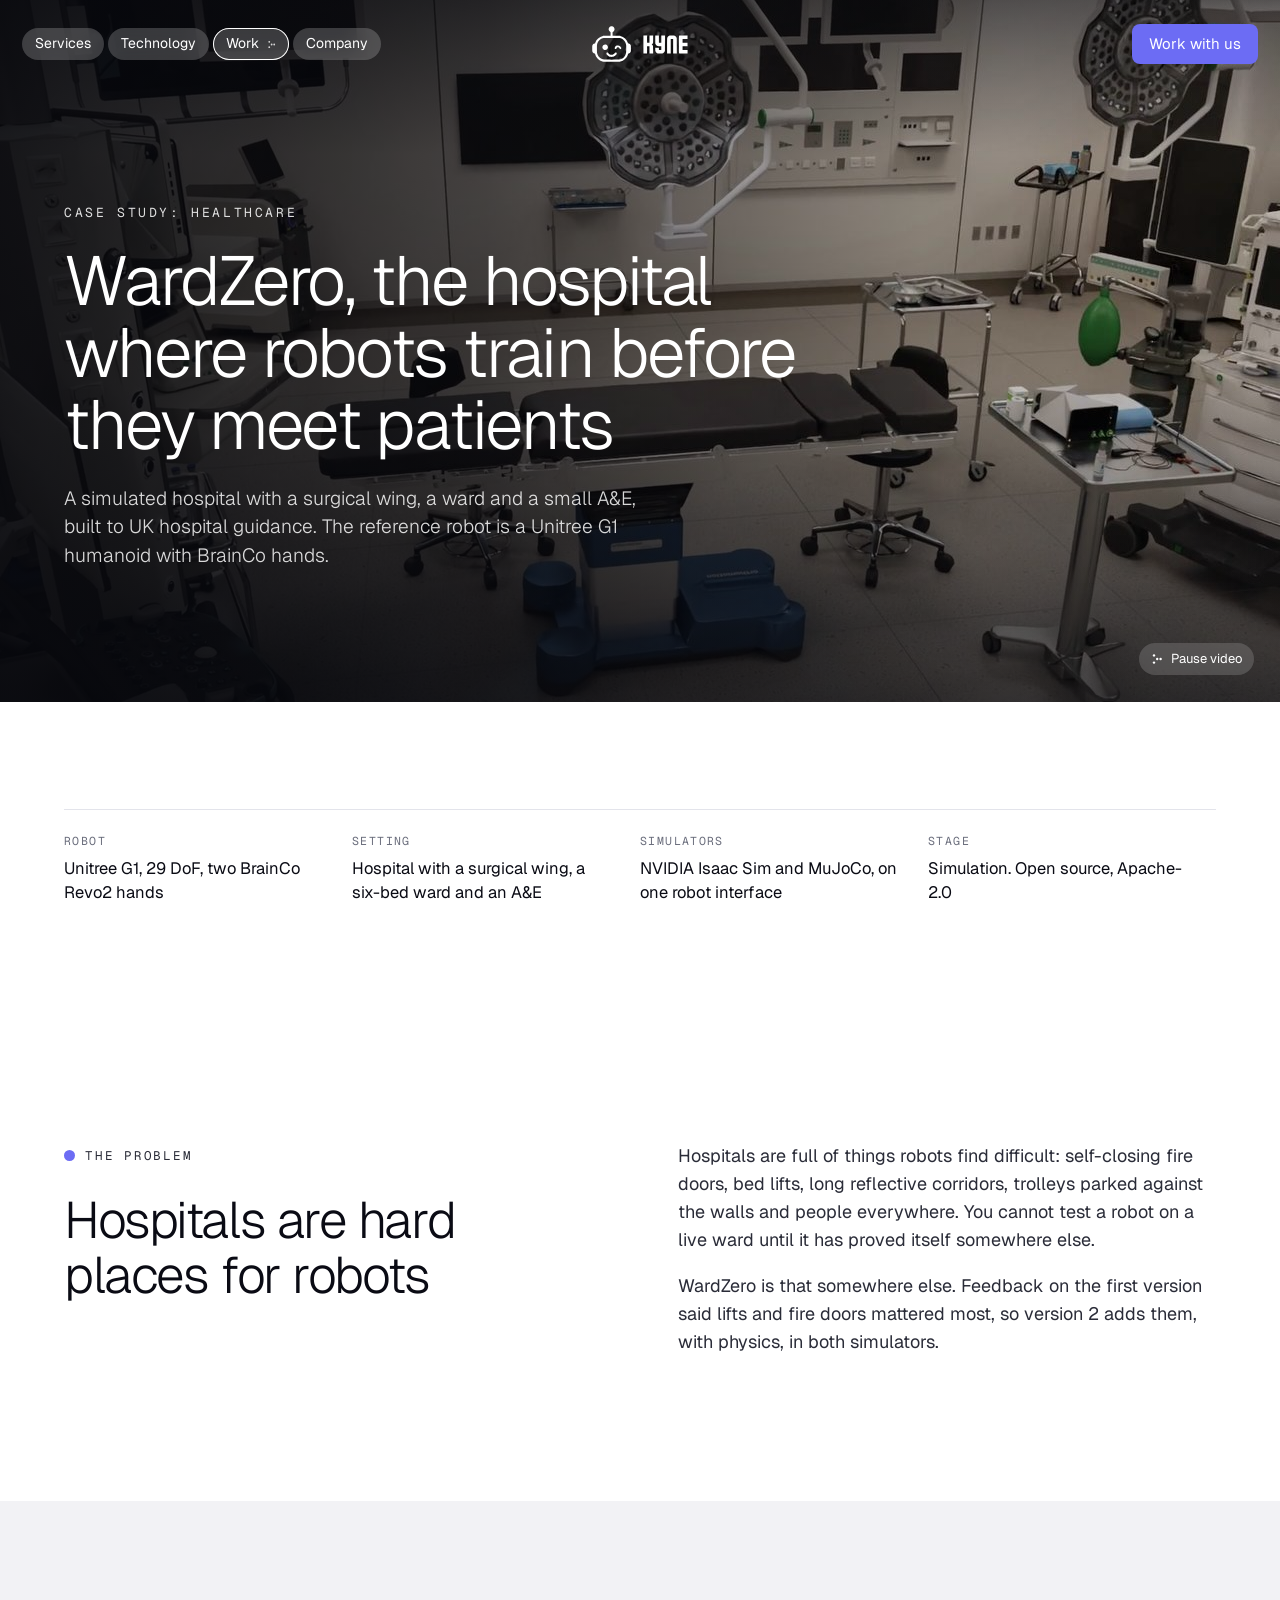
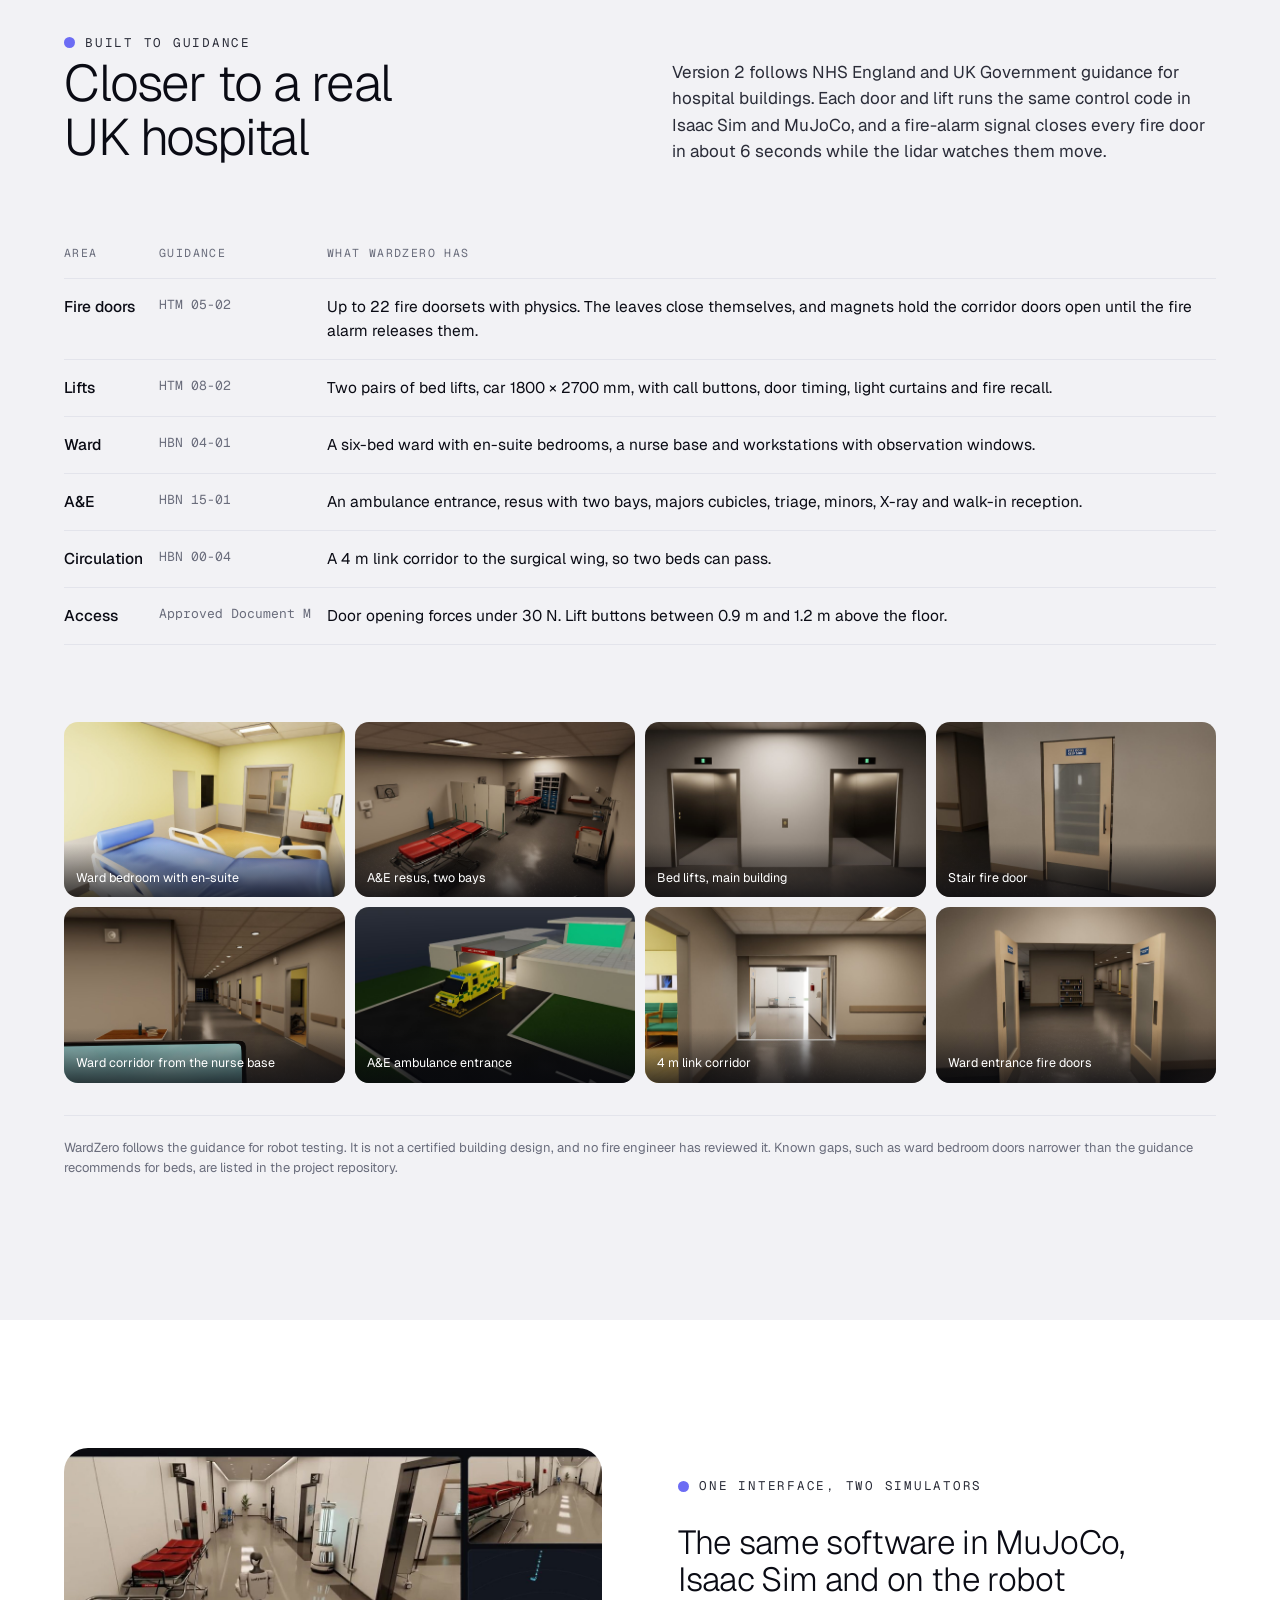
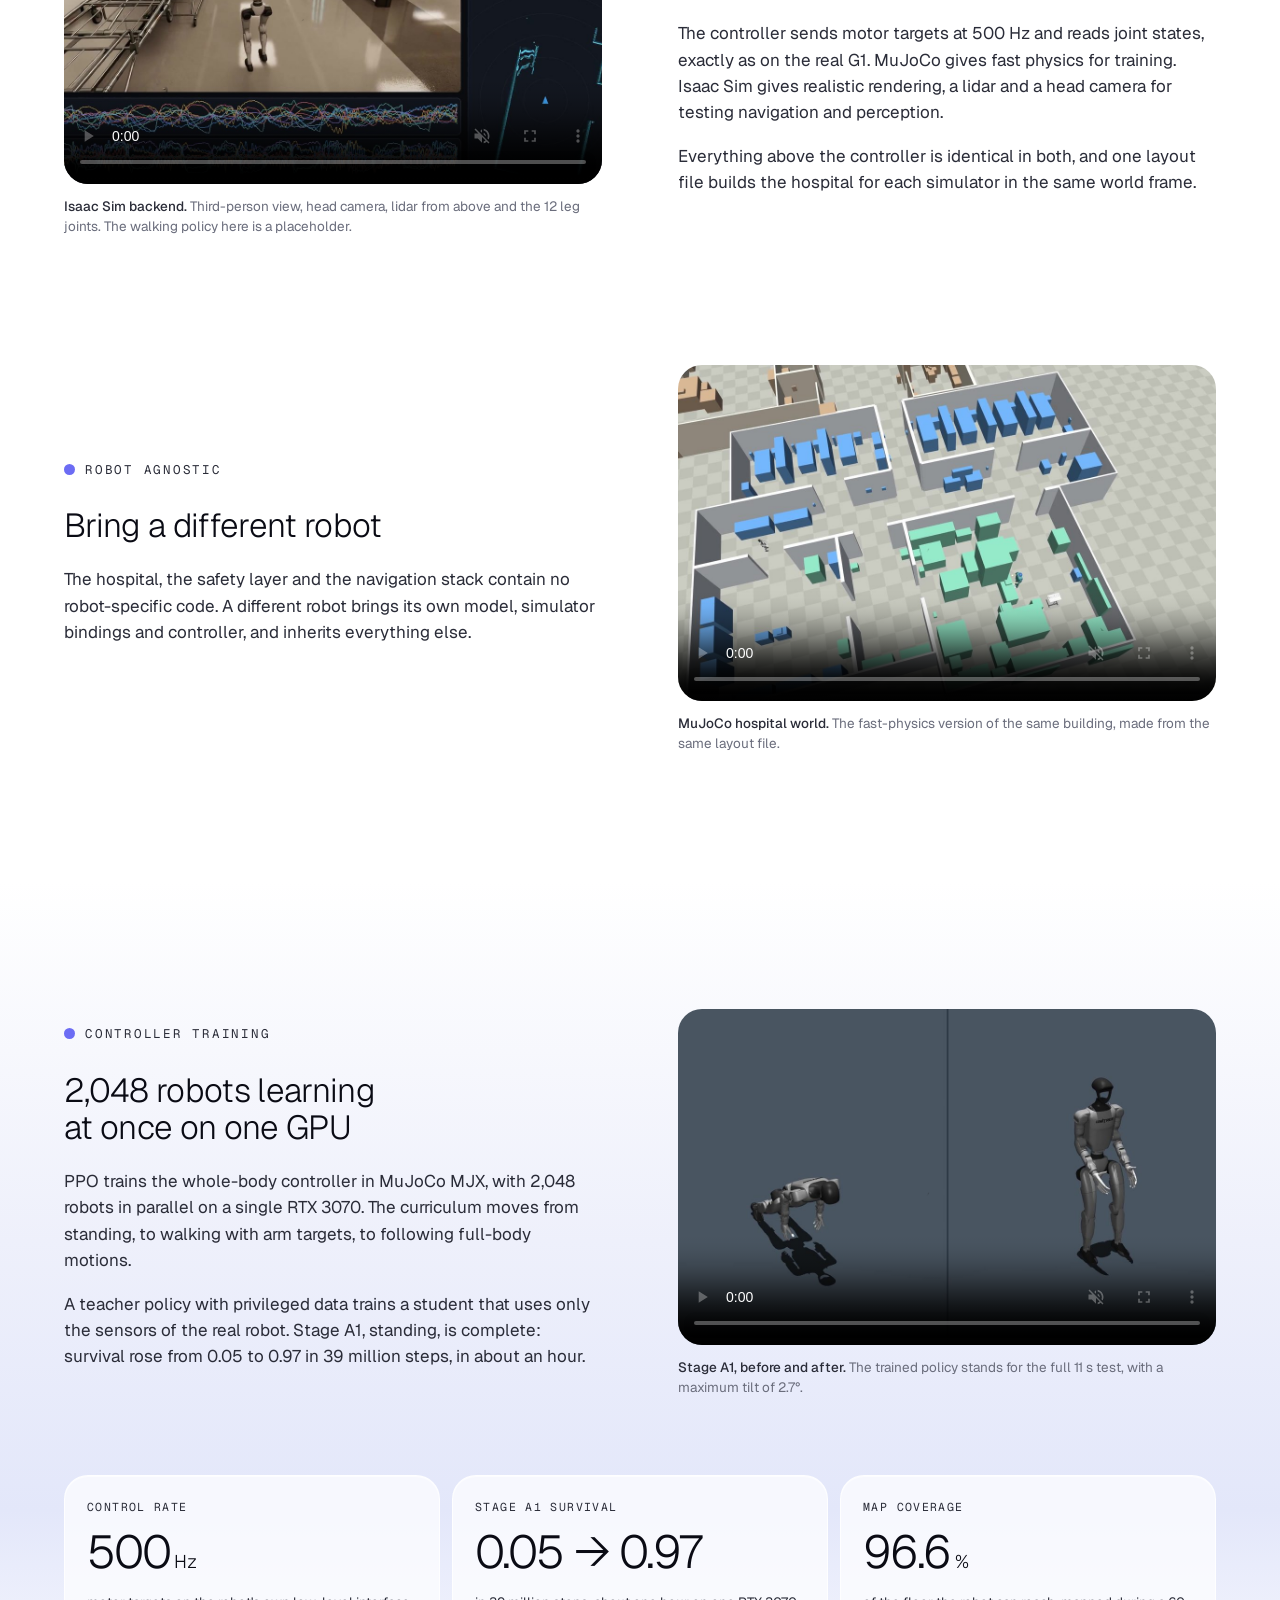
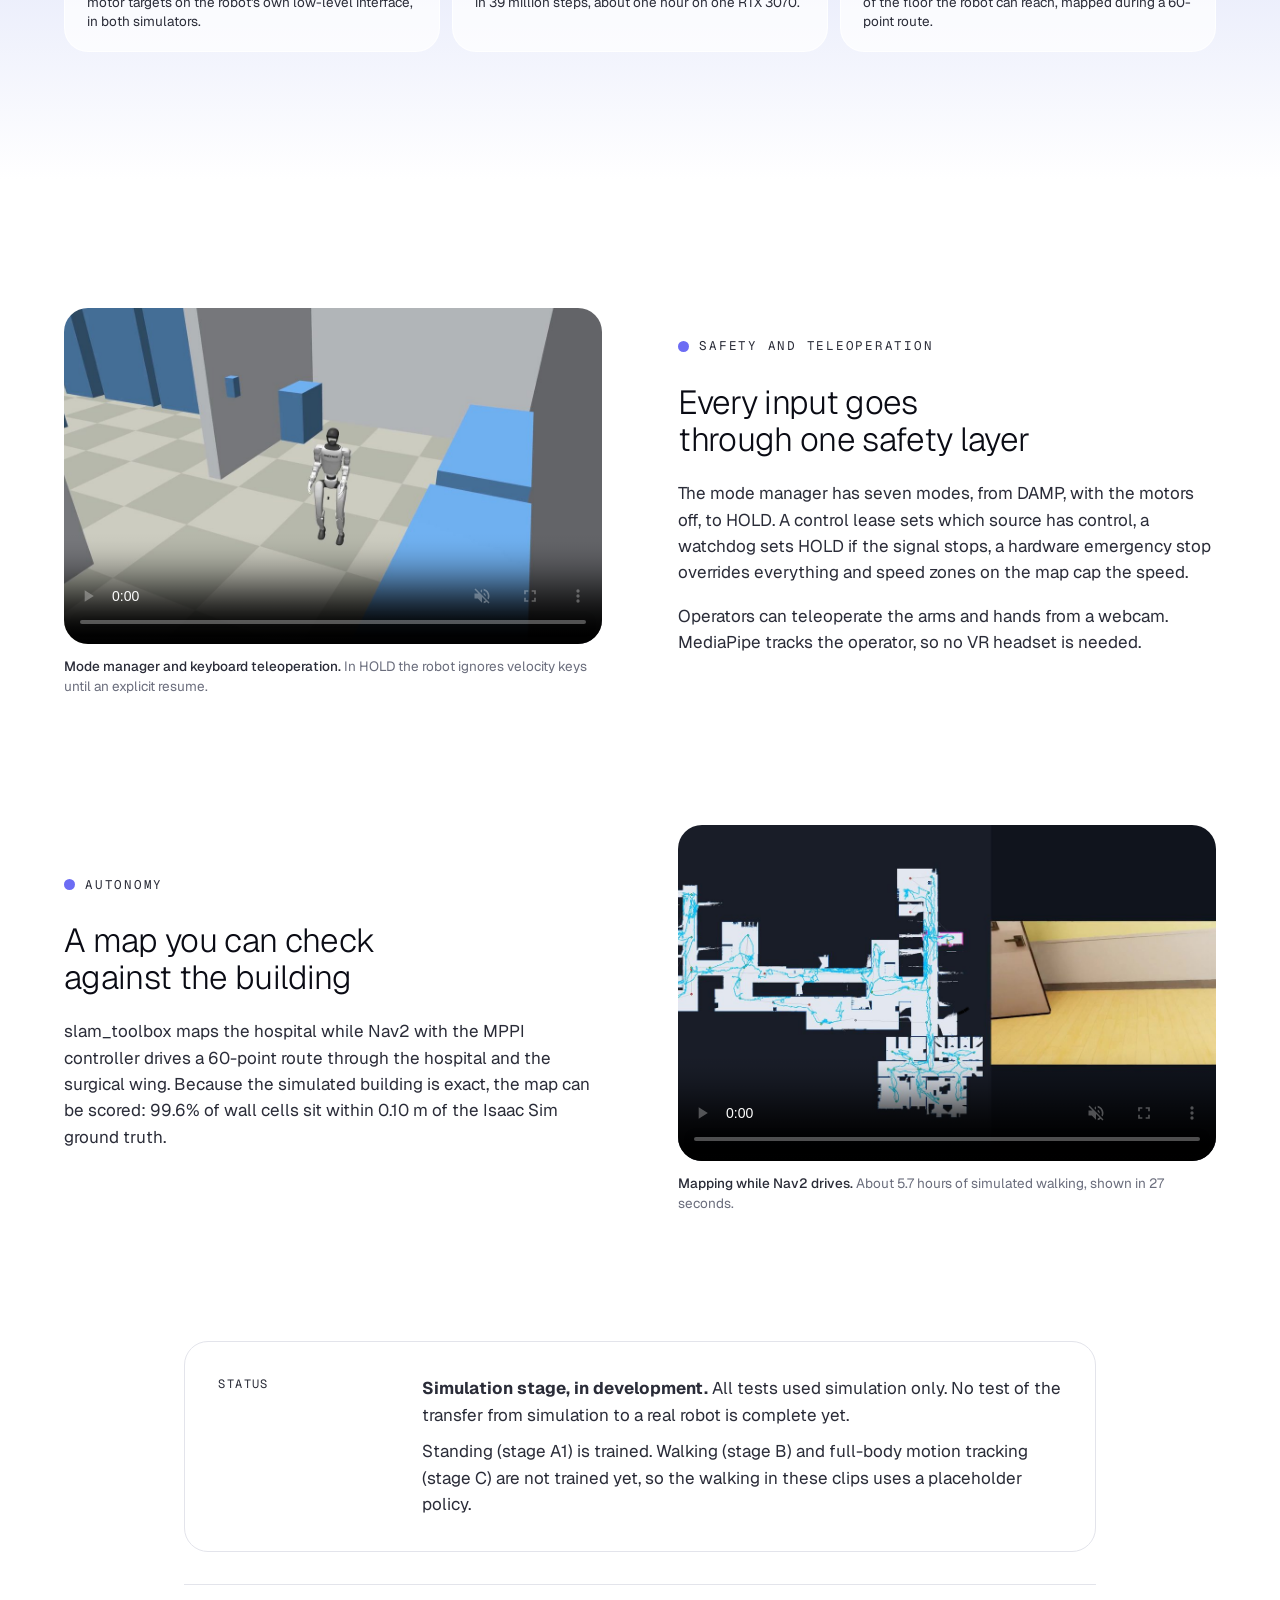
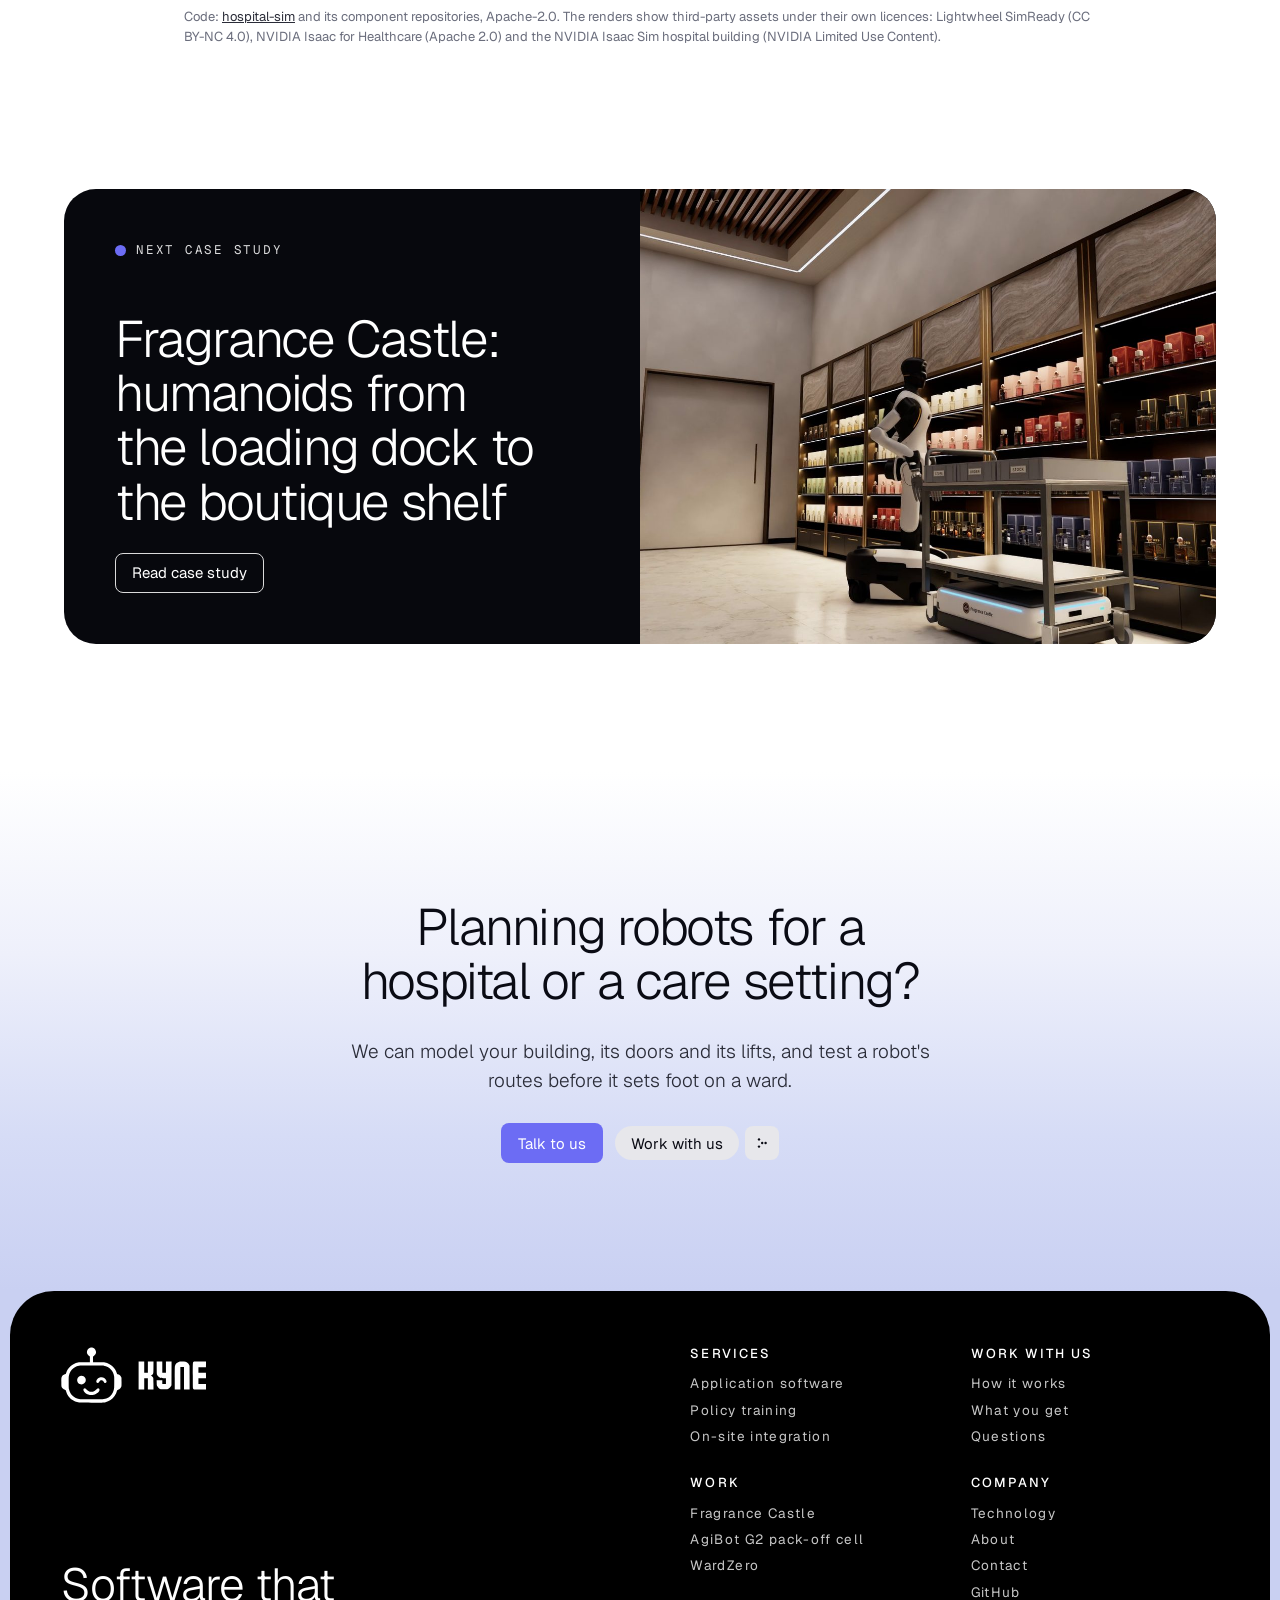
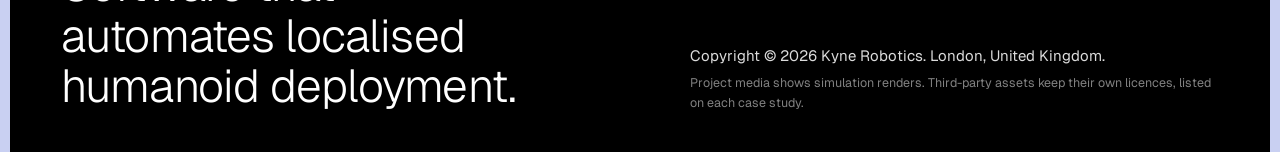
<file: work-wardzero.html>
<!DOCTYPE html>
<html lang="en-GB">
<head>
  <meta charset="utf-8">
  <meta name="viewport" content="width=device-width, initial-scale=1">
  <title>WardZero: Kyne Robotics</title>
  <meta name="description" content="Case study: WardZero, a simulated UK hospital with a surgical wing, a ward, an A&amp;E, fire doors and bed lifts, where a Unitree G1 humanoid trains in Isaac Sim and MuJoCo.">
  <meta property="og:title" content="WardZero: the hospital where robots train before they meet patients">
  <meta property="og:description" content="A simulated UK hospital where a Unitree G1 humanoid trains in Isaac Sim and MuJoCo.">
  <meta property="og:type" content="article">
  <meta property="og:image" content="https://kynerobotics.com/assets/media/wardzero/g1_corridor.jpg">
  <meta property="og:url" content="https://kynerobotics.com/work-wardzero.html">
  <link rel="canonical" href="https://kynerobotics.com/work-wardzero.html">
  <meta name="twitter:card" content="summary_large_image">
  <meta name="theme-color" content="#07080d">
  <link rel="icon" href="assets/img/favicon.svg" type="image/svg+xml">
  <link rel="preconnect" href="https://fonts.googleapis.com">
  <link rel="preconnect" href="https://fonts.gstatic.com" crossorigin>
  <link href="https://fonts.googleapis.com/css2?family=Geist:wght@300;400;500&family=Geist+Mono:wght@400&display=swap" rel="stylesheet">
  <link rel="stylesheet" href="assets/css/site.css">
</head>
<body data-page="work">
<!-- @header -->
<a class="skip-link" href="#main">Skip to content</a>
<header class="site-header">
  <div class="nav-slot">
    <nav class="nav" aria-label="Main">
      <a class="nav__link" data-nav="services" href="services.html">Services</a>
      <a class="nav__link" data-nav="technology" href="technology.html">Technology</a>
      <div class="nav__item">
        <a class="nav__link" data-nav="work" aria-current="page" href="work.html">Work <span class="dots" aria-hidden="true"></span></a>
        <div class="nav__menu">
          <a href="work-fragrance-castle.html">Fragrance Castle<small>Retail and logistics, perfume</small></a>
          <a href="work-packoff-cell.html">AgiBot G2 pack-off cell<small>Manufacturing, end of line</small></a>
          <a href="work-wardzero.html">WardZero<small>Healthcare, simulated hospital</small></a>
          <a href="work.html">All work<small>All three projects and how they were built</small></a>
        </div>
      </div>
      <a class="nav__link" data-nav="company" href="company.html">Company</a>
    </nav>
  </div>
  <a class="brand" href="index.html" aria-label="Kyne Robotics home">
    <svg class="brand__mark" viewBox="0 0 714 656" fill="currentColor" aria-hidden="true" focusable="false"><path fill-rule="evenodd" d="M211.5,650.5C178.8,646.0 151.8,635.0 125.1,615.3C114.5,607.5 94.8,587.2 86.8,576.0C74.9,559.2 65.4,539.0 59.4,517.7C58.0,512.6 55.9,507.5 54.7,506.2C53.6,505.0 49.8,503.1 46.3,502.0C35.2,498.6 28.9,494.9 21.4,487.5C16.5,482.7 13.1,478.2 10.7,473.4C4.5,461.1 4.0,456.3 4.0,409.3C4.0,363.2 4.5,358.6 10.0,347.3C16.5,334.0 27.0,325.6 44.2,320.0C52.2,317.4 56.0,315.6 57.2,313.9C58.2,312.6 60.1,307.6 61.4,302.9C78.4,244.0 132.6,196.0 198.2,181.8C208.2,179.7 210.3,179.6 273.5,179.6L338.5,179.5L338.8,147.5C339.1,110.8 339.3,111.4 330.7,106.3C320.0,99.9 308.8,85.7 305.2,74.0C303.1,67.0 303.2,55.4 305.4,47.1C311.4,24.9 327.3,9.9 349.5,5.3C356.3,4.0 357.8,4.0 364.8,5.4C388.3,10.2 404.7,27.1 409.6,51.9C411.0,58.9 411.1,61.5 410.1,67.4C407.8,81.8 397.4,97.0 383.6,105.9C379.9,108.3 376.7,111.3 376.1,112.8C375.3,114.6 375.1,125.7 375.2,147.5L375.5,179.5L440.5,179.6C504.5,179.6 505.7,179.7 516.0,181.9C582.4,196.4 635.2,244.0 653.0,305.2C654.3,309.4 656.2,313.8 657.4,314.9C658.5,315.9 662.9,317.8 667.0,319.0C688.9,325.4 701.4,337.3 707.7,357.6C709.3,363.0 709.5,367.7 709.5,410.0C709.5,455.3 709.4,456.7 707.3,463.5C701.3,482.3 688.5,495.0 668.9,501.5C660.1,504.5 656.7,507.5 655.5,513.7C652.6,529.5 639.0,559.6 627.7,575.2C602.0,611.0 563.0,637.3 521.3,647.0C500.2,652.0 499.1,652.0 355.2,651.9C253.9,651.8 218.3,651.5 211.5,650.5ZM485.5,612.0C510.4,610.4 526.5,606.4 544.4,597.4C557.4,590.8 567.0,583.9 578.5,572.8C604.3,548.1 619.0,515.6 623.0,475.1C624.3,461.9 624.3,361.5 623.0,349.2C619.4,314.9 606.3,286.0 583.8,262.4C562.1,239.7 535.6,225.9 502.2,219.8C490.7,217.7 488.8,217.7 357.0,217.7C225.1,217.8 223.4,217.8 211.6,219.9C188.6,224.0 166.8,232.9 149.6,245.1C118.9,267.1 97.3,302.9 91.5,341.4C90.3,349.8 90.0,362.5 90.0,408.1C90.0,465.9 90.6,479.3 94.0,496.1C99.3,522.1 113.0,549.6 129.1,566.7C156.3,595.5 186.1,609.4 226.3,611.9C244.3,613.1 467.9,613.1 485.5,612.0ZM337.6,561.5C326.6,559.4 310.1,553.7 302.3,549.3C283.1,538.6 266.6,520.4 263.0,505.9C259.6,492.4 271.9,481.0 285.3,485.0C289.8,486.3 295.5,491.7 302.3,500.8C309.1,510.0 322.4,518.6 337.0,523.2C346.6,526.2 364.8,526.4 375.0,523.6C391.0,519.2 404.4,510.5 413.3,498.8C420.1,489.7 423.8,486.4 428.9,484.9C442.1,481.0 454.3,492.6 451.0,505.9C448.3,516.7 438.8,529.4 425.7,539.8C413.7,549.4 401.7,555.1 384.1,559.7C371.7,562.9 349.6,563.7 337.6,561.5ZM228.5,437.8C213.0,434.9 198.7,422.5 193.0,407.2C185.5,387.1 190.0,365.7 204.9,351.0C229.2,327.0 266.9,332.5 284.6,362.6C287.7,367.9 291.0,380.9 291.0,387.9C290.9,420.7 261.5,444.1 228.5,437.8ZM511.5,420.5C506.8,418.0 503.4,414.3 499.9,407.6C492.5,393.8 483.9,388.3 471.3,389.3C460.4,390.1 456.5,393.5 446.1,410.3C441.7,417.6 437.9,420.3 431.5,420.8C417.9,421.9 410.2,411.0 414.5,396.4C420.1,377.2 434.0,363.2 454.0,356.7C487.2,345.8 523.6,364.6 533.3,397.7C535.9,406.5 532.4,415.7 525.0,419.5C520.6,421.8 514.8,422.2 511.5,420.5Z"/></svg>
    <svg class="brand__word" viewBox="0 0 452 191" fill="currentColor" aria-hidden="true" focusable="false"><path fill-rule="evenodd" d="M4.0,95.5L4.0,4.0L22.5,4.0L41.0,4.0L41.0,40.5L41.0,77.0L53.0,77.0L65.0,77.0L65.0,40.5L65.0,4.0L83.6,4.0L102.1,4.0L101.8,41.8C101.5,78.2 101.4,79.6 99.3,83.5C96.6,88.5 92.5,92.5 88.1,94.3C84.8,95.7 84.8,95.8 86.9,96.5C90.4,97.6 96.9,103.8 99.3,108.4C101.4,112.4 101.5,113.7 101.8,149.8L102.1,187.0L83.6,187.0L65.0,187.0L65.0,150.5L65.0,114.0L53.0,114.0L41.0,114.0L41.0,150.5L41.0,187.0L22.5,187.0L4.0,187.0L4.0,95.5ZM149.3,185.6C138.7,182.2 131.7,175.9 126.6,165.0C123.6,158.7 123.5,157.9 123.2,142.8L122.8,127.0L141.4,127.0L160.0,127.0L160.0,139.0L160.0,151.0L172.0,151.0L184.0,151.0L184.0,132.6L184.0,114.2L168.2,113.8C154.9,113.4 151.6,113.0 146.5,111.1C138.4,108.0 129.3,98.8 125.9,90.5C123.5,84.6 123.5,84.0 123.2,44.2L122.9,4.0L141.4,4.0L160.0,4.0L160.0,40.5L160.0,77.0L172.0,77.0L184.0,77.0L184.0,40.5L184.0,4.0L202.5,4.0L221.1,4.0L220.8,81.7L220.5,159.5L217.8,165.2C214.1,173.1 208.0,179.4 200.1,183.3L193.6,186.5L173.5,186.7C158.9,186.9 152.4,186.6 149.3,185.6ZM242.0,113.0C242.0,62.2 242.4,37.4 243.1,33.8C246.1,19.9 254.4,10.6 267.8,6.1C273.0,4.3 276.4,4.0 290.8,4.0C303.4,4.0 309.0,4.4 313.1,5.6C324.2,8.9 332.0,15.5 336.9,25.9L339.5,31.5L339.8,109.2L340.1,187.0L321.5,187.0L303.0,187.0L303.0,113.5L303.0,40.0L291.0,40.0L279.0,40.0L279.0,113.5L279.0,187.0L260.5,187.0L242.0,187.0L242.0,113.0ZM366.1,185.4C360.9,181.7 361.0,183.2 361.0,95.5C361.0,6.1 360.8,8.7 366.9,5.6C369.5,4.2 375.5,4.0 409.0,4.0L448.0,4.0L447.8,22.3L447.5,40.5L422.8,40.8L398.0,41.0L398.0,59.0L398.0,77.0L422.8,77.2L447.5,77.5L447.8,95.8L448.0,114.0L423.0,114.0L398.0,114.0L398.0,132.5L398.0,151.0L423.0,151.0L448.0,151.0L448.0,169.0L448.0,187.0L408.2,187.0C373.1,187.0 368.2,186.8 366.1,185.4Z"/></svg>
  </a>
  <div class="header-cta">
    <a class="btn btn--accent" href="work-with-us.html">Work with us</a>
    <button class="menu-toggle" type="button" data-menu-open aria-expanded="false" aria-controls="mobile-menu">
      <span class="menu-toggle__bars" aria-hidden="true"></span>Menu
    </button>
  </div>
</header>
<div class="mobile-menu" id="mobile-menu" aria-hidden="true" role="dialog" aria-modal="true" aria-label="Menu">
  <div class="mobile-menu__top">
    <a class="brand" href="index.html" aria-label="Kyne Robotics home">
      <svg class="brand__mark" viewBox="0 0 714 656" fill="currentColor" aria-hidden="true" focusable="false"><path fill-rule="evenodd" d="M211.5,650.5C178.8,646.0 151.8,635.0 125.1,615.3C114.5,607.5 94.8,587.2 86.8,576.0C74.9,559.2 65.4,539.0 59.4,517.7C58.0,512.6 55.9,507.5 54.7,506.2C53.6,505.0 49.8,503.1 46.3,502.0C35.2,498.6 28.9,494.9 21.4,487.5C16.5,482.7 13.1,478.2 10.7,473.4C4.5,461.1 4.0,456.3 4.0,409.3C4.0,363.2 4.5,358.6 10.0,347.3C16.5,334.0 27.0,325.6 44.2,320.0C52.2,317.4 56.0,315.6 57.2,313.9C58.2,312.6 60.1,307.6 61.4,302.9C78.4,244.0 132.6,196.0 198.2,181.8C208.2,179.7 210.3,179.6 273.5,179.6L338.5,179.5L338.8,147.5C339.1,110.8 339.3,111.4 330.7,106.3C320.0,99.9 308.8,85.7 305.2,74.0C303.1,67.0 303.2,55.4 305.4,47.1C311.4,24.9 327.3,9.9 349.5,5.3C356.3,4.0 357.8,4.0 364.8,5.4C388.3,10.2 404.7,27.1 409.6,51.9C411.0,58.9 411.1,61.5 410.1,67.4C407.8,81.8 397.4,97.0 383.6,105.9C379.9,108.3 376.7,111.3 376.1,112.8C375.3,114.6 375.1,125.7 375.2,147.5L375.5,179.5L440.5,179.6C504.5,179.6 505.7,179.7 516.0,181.9C582.4,196.4 635.2,244.0 653.0,305.2C654.3,309.4 656.2,313.8 657.4,314.9C658.5,315.9 662.9,317.8 667.0,319.0C688.9,325.4 701.4,337.3 707.7,357.6C709.3,363.0 709.5,367.7 709.5,410.0C709.5,455.3 709.4,456.7 707.3,463.5C701.3,482.3 688.5,495.0 668.9,501.5C660.1,504.5 656.7,507.5 655.5,513.7C652.6,529.5 639.0,559.6 627.7,575.2C602.0,611.0 563.0,637.3 521.3,647.0C500.2,652.0 499.1,652.0 355.2,651.9C253.9,651.8 218.3,651.5 211.5,650.5ZM485.5,612.0C510.4,610.4 526.5,606.4 544.4,597.4C557.4,590.8 567.0,583.9 578.5,572.8C604.3,548.1 619.0,515.6 623.0,475.1C624.3,461.9 624.3,361.5 623.0,349.2C619.4,314.9 606.3,286.0 583.8,262.4C562.1,239.7 535.6,225.9 502.2,219.8C490.7,217.7 488.8,217.7 357.0,217.7C225.1,217.8 223.4,217.8 211.6,219.9C188.6,224.0 166.8,232.9 149.6,245.1C118.9,267.1 97.3,302.9 91.5,341.4C90.3,349.8 90.0,362.5 90.0,408.1C90.0,465.9 90.6,479.3 94.0,496.1C99.3,522.1 113.0,549.6 129.1,566.7C156.3,595.5 186.1,609.4 226.3,611.9C244.3,613.1 467.9,613.1 485.5,612.0ZM337.6,561.5C326.6,559.4 310.1,553.7 302.3,549.3C283.1,538.6 266.6,520.4 263.0,505.9C259.6,492.4 271.9,481.0 285.3,485.0C289.8,486.3 295.5,491.7 302.3,500.8C309.1,510.0 322.4,518.6 337.0,523.2C346.6,526.2 364.8,526.4 375.0,523.6C391.0,519.2 404.4,510.5 413.3,498.8C420.1,489.7 423.8,486.4 428.9,484.9C442.1,481.0 454.3,492.6 451.0,505.9C448.3,516.7 438.8,529.4 425.7,539.8C413.7,549.4 401.7,555.1 384.1,559.7C371.7,562.9 349.6,563.7 337.6,561.5ZM228.5,437.8C213.0,434.9 198.7,422.5 193.0,407.2C185.5,387.1 190.0,365.7 204.9,351.0C229.2,327.0 266.9,332.5 284.6,362.6C287.7,367.9 291.0,380.9 291.0,387.9C290.9,420.7 261.5,444.1 228.5,437.8ZM511.5,420.5C506.8,418.0 503.4,414.3 499.9,407.6C492.5,393.8 483.9,388.3 471.3,389.3C460.4,390.1 456.5,393.5 446.1,410.3C441.7,417.6 437.9,420.3 431.5,420.8C417.9,421.9 410.2,411.0 414.5,396.4C420.1,377.2 434.0,363.2 454.0,356.7C487.2,345.8 523.6,364.6 533.3,397.7C535.9,406.5 532.4,415.7 525.0,419.5C520.6,421.8 514.8,422.2 511.5,420.5Z"/></svg>
      <svg class="brand__word" viewBox="0 0 452 191" fill="currentColor" aria-hidden="true" focusable="false"><path fill-rule="evenodd" d="M4.0,95.5L4.0,4.0L22.5,4.0L41.0,4.0L41.0,40.5L41.0,77.0L53.0,77.0L65.0,77.0L65.0,40.5L65.0,4.0L83.6,4.0L102.1,4.0L101.8,41.8C101.5,78.2 101.4,79.6 99.3,83.5C96.6,88.5 92.5,92.5 88.1,94.3C84.8,95.7 84.8,95.8 86.9,96.5C90.4,97.6 96.9,103.8 99.3,108.4C101.4,112.4 101.5,113.7 101.8,149.8L102.1,187.0L83.6,187.0L65.0,187.0L65.0,150.5L65.0,114.0L53.0,114.0L41.0,114.0L41.0,150.5L41.0,187.0L22.5,187.0L4.0,187.0L4.0,95.5ZM149.3,185.6C138.7,182.2 131.7,175.9 126.6,165.0C123.6,158.7 123.5,157.9 123.2,142.8L122.8,127.0L141.4,127.0L160.0,127.0L160.0,139.0L160.0,151.0L172.0,151.0L184.0,151.0L184.0,132.6L184.0,114.2L168.2,113.8C154.9,113.4 151.6,113.0 146.5,111.1C138.4,108.0 129.3,98.8 125.9,90.5C123.5,84.6 123.5,84.0 123.2,44.2L122.9,4.0L141.4,4.0L160.0,4.0L160.0,40.5L160.0,77.0L172.0,77.0L184.0,77.0L184.0,40.5L184.0,4.0L202.5,4.0L221.1,4.0L220.8,81.7L220.5,159.5L217.8,165.2C214.1,173.1 208.0,179.4 200.1,183.3L193.6,186.5L173.5,186.7C158.9,186.9 152.4,186.6 149.3,185.6ZM242.0,113.0C242.0,62.2 242.4,37.4 243.1,33.8C246.1,19.9 254.4,10.6 267.8,6.1C273.0,4.3 276.4,4.0 290.8,4.0C303.4,4.0 309.0,4.4 313.1,5.6C324.2,8.9 332.0,15.5 336.9,25.9L339.5,31.5L339.8,109.2L340.1,187.0L321.5,187.0L303.0,187.0L303.0,113.5L303.0,40.0L291.0,40.0L279.0,40.0L279.0,113.5L279.0,187.0L260.5,187.0L242.0,187.0L242.0,113.0ZM366.1,185.4C360.9,181.7 361.0,183.2 361.0,95.5C361.0,6.1 360.8,8.7 366.9,5.6C369.5,4.2 375.5,4.0 409.0,4.0L448.0,4.0L447.8,22.3L447.5,40.5L422.8,40.8L398.0,41.0L398.0,59.0L398.0,77.0L422.8,77.2L447.5,77.5L447.8,95.8L448.0,114.0L423.0,114.0L398.0,114.0L398.0,132.5L398.0,151.0L423.0,151.0L448.0,151.0L448.0,169.0L448.0,187.0L408.2,187.0C373.1,187.0 368.2,186.8 366.1,185.4Z"/></svg>
    </a>
    <button class="mobile-menu__close" type="button" data-menu-close>Close</button>
  </div>
  <nav aria-label="Mobile">
    <a href="services.html">Services</a>
    <a href="technology.html">Technology</a>
    <a href="work.html">Work</a>
    <a class="sub" href="work-fragrance-castle.html">Fragrance Castle</a>
    <a class="sub" href="work-packoff-cell.html">AgiBot G2 pack-off cell</a>
    <a class="sub" href="work-wardzero.html">WardZero</a>
    <a href="company.html">Company</a>
    <a href="contact.html">Contact</a>
  </nav>
  <a class="btn btn--accent" href="work-with-us.html">Work with us</a>
</div>
<!-- /@header -->

<main id="main">

  <section class="hero hero--sub" aria-labelledby="hero-title">
    <div class="hero__media">
      <video data-autoplay muted loop playsinline preload="auto" poster="assets/media/wardzero/01_hospital_environment.jpg" aria-hidden="true">
        <source src="assets/media/wardzero/01_hospital_environment.mp4" type="video/mp4">
      </video>
    </div>
    <div class="hero__inner">
      <div class="wrap">
        <div class="hero__content">
          <p class="eyebrow eyebrow--plain eyebrow--light">Case study: healthcare</p>
          <h1 class="display" id="hero-title">WardZero, the hospital where robots train before they meet patients</h1>
          <p class="hero__lead">A simulated hospital with a surgical wing, a ward and a small A&amp;E, built to UK hospital guidance. The reference robot is a Unitree G1 humanoid with BrainCo hands.</p>
        </div>
      </div>
    </div>
    <button class="hero__toggle" type="button" aria-pressed="false"><span class="dots" aria-hidden="true"></span><span data-label>Pause video</span></button>
  </section>

  <section class="section--tight" aria-label="Project facts">
    <div class="wrap">
      <dl class="facts">
        <div><dt>Robot</dt><dd>Unitree G1, 29 DoF, two BrainCo Revo2 hands</dd></div>
        <div><dt>Setting</dt><dd>Hospital with a surgical wing, a six-bed ward and an A&amp;E</dd></div>
        <div><dt>Simulators</dt><dd>NVIDIA Isaac Sim and MuJoCo, on one robot interface</dd></div>
        <div><dt>Stage</dt><dd>Simulation. Open source, Apache-2.0</dd></div>
      </dl>
    </div>
  </section>

  <section class="section" aria-labelledby="why-title">
    <div class="wrap">
      <div class="split split--top">
        <div>
          <p class="eyebrow">The problem</p>
          <h2 class="h2" id="why-title">Hospitals are hard places for robots</h2>
        </div>
        <div class="prose" data-reveal>
          <p>Hospitals are full of things robots find difficult: self-closing fire doors, bed lifts, long reflective corridors, trolleys parked against the walls and people everywhere. You cannot test a robot on a live ward until it has proved itself somewhere else.</p>
          <p>WardZero is that somewhere else. Feedback on the first version said lifts and fire doors mattered most, so version 2 adds them, with physics, in both simulators.</p>
        </div>
      </div>
    </div>
  </section>

  <section class="section section--surface" aria-labelledby="guidance-title">
    <div class="wrap">
      <div class="section-head">
        <div>
          <p class="eyebrow">Built to guidance</p>
          <h2 class="h2" id="guidance-title">Closer to a real UK hospital</h2>
        </div>
        <p>Version 2 follows NHS England and UK Government guidance for hospital buildings. Each door and lift runs the same control code in Isaac Sim and MuJoCo, and a fire-alarm signal closes every fire door in about 6 seconds while the lidar watches them move.</p>
      </div>
      <div data-reveal>
        <table class="guide-table">
          <thead><tr><th scope="col">Area</th><th scope="col">Guidance</th><th scope="col">What WardZero has</th></tr></thead>
          <tbody>
            <tr><td>Fire doors</td><td>HTM 05-02</td><td>Up to 22 fire doorsets with physics. The leaves close themselves, and magnets hold the corridor doors open until the fire alarm releases them.</td></tr>
            <tr><td>Lifts</td><td>HTM 08-02</td><td>Two pairs of bed lifts, car 1800 × 2700 mm, with call buttons, door timing, light curtains and fire recall.</td></tr>
            <tr><td>Ward</td><td>HBN 04-01</td><td>A six-bed ward with en-suite bedrooms, a nurse base and workstations with observation windows.</td></tr>
            <tr><td>A&amp;E</td><td>HBN 15-01</td><td>An ambulance entrance, resus with two bays, majors cubicles, triage, minors, X-ray and walk-in reception.</td></tr>
            <tr><td>Circulation</td><td>HBN 00-04</td><td>A 4 m link corridor to the surgical wing, so two beds can pass.</td></tr>
            <tr><td>Access</td><td>Approved Document M</td><td>Door opening forces under 30 N. Lift buttons between 0.9 m and 1.2 m above the floor.</td></tr>
          </tbody>
        </table>
      </div>
      <div class="gallery mt-l">
        <figure data-reveal><img src="assets/media/wardzero/Cam_WardB1EnSuite.jpg" alt="A ward bedroom with a bed, with the door to the en-suite at the back" loading="lazy"><figcaption>Ward bedroom with en-suite</figcaption></figure>
        <figure data-reveal><img src="assets/media/wardzero/Cam_Resus.jpg" alt="A&amp;E resus area with two trolley bays, monitors and crash trolleys" loading="lazy"><figcaption>A&amp;E resus, two bays</figcaption></figure>
        <figure data-reveal><img src="assets/media/wardzero/Fx_MainLiftBank.jpg" alt="Two bed lifts with a call button between them" loading="lazy"><figcaption>Bed lifts, main building</figcaption></figure>
        <figure data-reveal><img src="assets/media/wardzero/Fx_StairDoor.jpg" alt="A self-closing stair fire door" loading="lazy"><figcaption>Stair fire door</figcaption></figure>
        <figure data-reveal><img src="assets/media/wardzero/Cam_WardCorridor.jpg" alt="The ward corridor, seen from the nurse base" loading="lazy"><figcaption>Ward corridor from the nurse base</figcaption></figure>
        <figure data-reveal><img src="assets/media/wardzero/Cam_AEEntrance.jpg" alt="The A&amp;E ambulance entrance with a canopy and an ambulance in the bay" loading="lazy"><figcaption>A&amp;E ambulance entrance</figcaption></figure>
        <figure data-reveal><img src="assets/media/wardzero/Cam_HospitalToWing.jpg" alt="The link corridor from the hospital to the surgical wing" loading="lazy"><figcaption>4 m link corridor</figcaption></figure>
        <figure data-reveal><img src="assets/media/wardzero/Fx_WardEntranceDoors.jpg" alt="Ward entrance fire doors held open" loading="lazy"><figcaption>Ward entrance fire doors</figcaption></figure>
      </div>
      <p class="credits mt-m">WardZero follows the guidance for robot testing. It is not a certified building design, and no fire engineer has reviewed it. Known gaps, such as ward bedroom doors narrower than the guidance recommends for beds, are listed in the project repository.</p>
    </div>
  </section>

  <section class="section" aria-labelledby="interface-title">
    <div class="wrap">
      <div class="split">
        <figure class="split__media" data-reveal>
          <div class="media media--cover">
            <video data-autoplay muted loop playsinline controls preload="none" poster="assets/media/wardzero/04_isaac_backend.jpg" aria-label="The G1 walks a corridor in Isaac Sim, with the head camera, the lidar points and the leg joint positions and torques">
              <source src="assets/media/wardzero/04_isaac_backend.mp4" type="video/mp4">
            </video>
          </div>
          <figcaption><strong>Isaac Sim backend.</strong> Third-person view, head camera, lidar from above and the 12 leg joints. The walking policy here is a placeholder.</figcaption>
        </figure>
        <div class="split__body" data-reveal>
          <p class="eyebrow">One interface, two simulators</p>
          <h2 class="h3" id="interface-title">The same software in MuJoCo, Isaac Sim and on the robot</h2>
          <p>The controller sends motor targets at 500 Hz and reads joint states, exactly as on the real G1. MuJoCo gives fast physics for training. Isaac Sim gives realistic rendering, a lidar and a head camera for testing navigation and perception.</p>
          <p>Everything above the controller is identical in both, and one layout file builds the hospital for each simulator in the same world frame.</p>
        </div>
      </div>
      <div class="split split--flip">
        <figure class="split__media" data-reveal>
          <div class="media media--cover">
            <video data-autoplay muted loop playsinline controls preload="none" poster="assets/media/wardzero/03_mujoco_world.jpg" aria-label="The MuJoCo version of the hospital, with collision boxes for walls, furniture and props">
              <source src="assets/media/wardzero/03_mujoco_world.mp4" type="video/mp4">
            </video>
          </div>
          <figcaption><strong>MuJoCo hospital world.</strong> The fast-physics version of the same building, made from the same layout file.</figcaption>
        </figure>
        <div class="split__body" data-reveal>
          <p class="eyebrow">Robot agnostic</p>
          <h2 class="h3">Bring a different robot</h2>
          <p>The hospital, the safety layer and the navigation stack contain no robot-specific code. A different robot brings its own model, simulator bindings and controller, and inherits everything else.</p>
        </div>
      </div>
    </div>
  </section>

  <section class="section section--wash-soft" aria-labelledby="training-title">
    <div class="wrap">
      <div class="split">
        <div class="split__body" data-reveal>
          <p class="eyebrow">Controller training</p>
          <h2 class="h3" id="training-title">2,048 robots learning at once on one GPU</h2>
          <p>PPO trains the whole-body controller in MuJoCo MJX, with 2,048 robots in parallel on a single RTX 3070. The curriculum moves from standing, to walking with arm targets, to following full-body motions.</p>
          <p>A teacher policy with privileged data trains a student that uses only the sensors of the real robot. Stage A1, standing, is complete: survival rose from 0.05 to 0.97 in 39 million steps, in about an hour.</p>
        </div>
        <figure class="split__media" data-reveal>
          <div class="media media--cover">
            <video data-autoplay muted loop playsinline controls preload="none" poster="assets/media/wardzero/05_gait_training.jpg" aria-label="Before training the G1 falls after one second. After training it stands for the full test.">
              <source src="assets/media/wardzero/05_gait_training.mp4" type="video/mp4">
            </video>
          </div>
          <figcaption><strong>Stage A1, before and after.</strong> The trained policy stands for the full 11 s test, with a maximum tilt of 2.7°.</figcaption>
        </figure>
      </div>
      <div class="stat-grid mt-l">
        <div class="stat-card" data-reveal>
          <p class="stat-card__label">Control rate</p>
          <p class="stat-card__value">500<small>Hz</small></p>
          <p class="stat-card__desc">motor targets on the robot's own low-level interface, in both simulators.</p>
        </div>
        <div class="stat-card" data-reveal>
          <p class="stat-card__label">Stage A1 survival</p>
          <p class="stat-card__value">0.05 → 0.97</p>
          <p class="stat-card__desc">in 39 million steps, about one hour on one RTX 3070.</p>
        </div>
        <div class="stat-card" data-reveal>
          <p class="stat-card__label">Map coverage</p>
          <p class="stat-card__value">96.6<small>%</small></p>
          <p class="stat-card__desc">of the floor the robot can reach, mapped during a 60-point route.</p>
        </div>
      </div>
    </div>
  </section>

  <section class="section" aria-labelledby="safety-title">
    <div class="wrap">
      <div class="split">
        <figure class="split__media" data-reveal>
          <div class="media media--cover">
            <video data-autoplay muted loop playsinline controls preload="none" poster="assets/media/wardzero/06_mode_manager_teleop.jpg" aria-label="Keyboard teleoperation through the mode manager: the robot stands, walks, holds and resumes">
              <source src="assets/media/wardzero/06_mode_manager_teleop.mp4" type="video/mp4">
            </video>
          </div>
          <figcaption><strong>Mode manager and keyboard teleoperation.</strong> In HOLD the robot ignores velocity keys until an explicit resume.</figcaption>
        </figure>
        <div class="split__body" data-reveal>
          <p class="eyebrow">Safety and teleoperation</p>
          <h2 class="h3" id="safety-title">Every input goes through one safety layer</h2>
          <p>The mode manager has seven modes, from DAMP, with the motors off, to HOLD. A control lease sets which source has control, a watchdog sets HOLD if the signal stops, a hardware emergency stop overrides everything and speed zones on the map cap the speed.</p>
          <p>Operators can teleoperate the arms and hands from a webcam. MediaPipe tracks the operator, so no VR headset is needed.</p>
        </div>
      </div>
      <div class="split split--flip">
        <figure class="split__media" data-reveal>
          <div class="media media--cover">
            <video data-autoplay muted loop playsinline controls preload="none" poster="assets/media/wardzero/07_slam_navigation.jpg" aria-label="A map of the hospital builds up during a long route, with the Nav2 plan, the lidar scan and the head camera">
              <source src="assets/media/wardzero/07_slam_navigation.mp4" type="video/mp4">
            </video>
          </div>
          <figcaption><strong>Mapping while Nav2 drives.</strong> About 5.7 hours of simulated walking, shown in 27 seconds.</figcaption>
        </figure>
        <div class="split__body" data-reveal>
          <p class="eyebrow">Autonomy</p>
          <h2 class="h3">A map you can check against the building</h2>
          <p>slam_toolbox maps the hospital while Nav2 with the MPPI controller drives a 60-point route through the hospital and the surgical wing. Because the simulated building is exact, the map can be scored: 99.6% of wall cells sit within 0.10 m of the Isaac Sim ground truth.</p>
        </div>
      </div>
    </div>
  </section>

  <section class="section" style="padding-top:0" aria-label="Project status">
    <div class="wrap wrap--narrow">
      <div class="status-box" data-reveal>
        <p class="status-box__label">Status</p>
        <div>
          <p><strong>Simulation stage, in development.</strong> All tests used simulation only. No test of the transfer from simulation to a real robot is complete yet.</p>
          <p>Standing (stage A1) is trained. Walking (stage B) and full-body motion tracking (stage C) are not trained yet, so the walking in these clips uses a placeholder policy.</p>
        </div>
      </div>
      <p class="credits mt-m">Code: <a href="https://github.com/Bkrakshith/hospital-sim">hospital-sim</a> and its component repositories, Apache-2.0. The renders show third-party assets under their own licences: Lightwheel SimReady (CC BY-NC 4.0), NVIDIA Isaac for Healthcare (Apache 2.0) and the NVIDIA Isaac Sim hospital building (NVIDIA Limited Use Content).</p>
    </div>
  </section>

  <section class="section" style="padding-top:0" aria-label="Next case study">
    <div class="wrap">
      <a class="next-card" href="work-fragrance-castle.html" data-reveal>
        <div class="next-card__text">
          <p class="eyebrow eyebrow--light">Next case study</p>
          <h2 class="h2">Fragrance Castle: humanoids from the loading dock to the boutique shelf</h2>
          <span class="btn btn--outline" style="align-self:flex-start">Read case study</span>
        </div>
        <div class="next-card__media"><img src="assets/media/fragrance/boutique.jpg" alt="An AgiBot G2 and an AMR tray trolley in the Fragrance Castle boutique" loading="lazy"></div>
      </a>
    </div>
  </section>

  <section class="section section--wash-end cta-band" aria-labelledby="cta-title">
    <div class="wrap">
      <h2 class="h2" id="cta-title" data-reveal>Planning robots for a hospital or a care setting?</h2>
      <p data-reveal>We can model your building, its doors and its lifts, and test a robot's routes before it sets foot on a ward.</p>
      <div class="actions" data-reveal>
        <a class="btn btn--accent" href="contact.html">Talk to us</a>
        <a class="pill-link" href="work-with-us.html"><span class="pill-link__label">Work with us</span><span class="pill-link__icon"><span class="dots" aria-hidden="true"></span></span></a>
      </div>
    </div>
  </section>

</main>

<!-- @footer -->
<footer class="site-footer">
  <div class="site-footer__inner">
    <div class="site-footer__left">
      <a class="site-footer__brand" href="index.html" aria-label="Kyne Robotics home"><svg class="site-footer__mark" viewBox="0 0 714 656" fill="currentColor" aria-hidden="true" focusable="false"><path fill-rule="evenodd" d="M211.5,650.5C178.8,646.0 151.8,635.0 125.1,615.3C114.5,607.5 94.8,587.2 86.8,576.0C74.9,559.2 65.4,539.0 59.4,517.7C58.0,512.6 55.9,507.5 54.7,506.2C53.6,505.0 49.8,503.1 46.3,502.0C35.2,498.6 28.9,494.9 21.4,487.5C16.5,482.7 13.1,478.2 10.7,473.4C4.5,461.1 4.0,456.3 4.0,409.3C4.0,363.2 4.5,358.6 10.0,347.3C16.5,334.0 27.0,325.6 44.2,320.0C52.2,317.4 56.0,315.6 57.2,313.9C58.2,312.6 60.1,307.6 61.4,302.9C78.4,244.0 132.6,196.0 198.2,181.8C208.2,179.7 210.3,179.6 273.5,179.6L338.5,179.5L338.8,147.5C339.1,110.8 339.3,111.4 330.7,106.3C320.0,99.9 308.8,85.7 305.2,74.0C303.1,67.0 303.2,55.4 305.4,47.1C311.4,24.9 327.3,9.9 349.5,5.3C356.3,4.0 357.8,4.0 364.8,5.4C388.3,10.2 404.7,27.1 409.6,51.9C411.0,58.9 411.1,61.5 410.1,67.4C407.8,81.8 397.4,97.0 383.6,105.9C379.9,108.3 376.7,111.3 376.1,112.8C375.3,114.6 375.1,125.7 375.2,147.5L375.5,179.5L440.5,179.6C504.5,179.6 505.7,179.7 516.0,181.9C582.4,196.4 635.2,244.0 653.0,305.2C654.3,309.4 656.2,313.8 657.4,314.9C658.5,315.9 662.9,317.8 667.0,319.0C688.9,325.4 701.4,337.3 707.7,357.6C709.3,363.0 709.5,367.7 709.5,410.0C709.5,455.3 709.4,456.7 707.3,463.5C701.3,482.3 688.5,495.0 668.9,501.5C660.1,504.5 656.7,507.5 655.5,513.7C652.6,529.5 639.0,559.6 627.7,575.2C602.0,611.0 563.0,637.3 521.3,647.0C500.2,652.0 499.1,652.0 355.2,651.9C253.9,651.8 218.3,651.5 211.5,650.5ZM485.5,612.0C510.4,610.4 526.5,606.4 544.4,597.4C557.4,590.8 567.0,583.9 578.5,572.8C604.3,548.1 619.0,515.6 623.0,475.1C624.3,461.9 624.3,361.5 623.0,349.2C619.4,314.9 606.3,286.0 583.8,262.4C562.1,239.7 535.6,225.9 502.2,219.8C490.7,217.7 488.8,217.7 357.0,217.7C225.1,217.8 223.4,217.8 211.6,219.9C188.6,224.0 166.8,232.9 149.6,245.1C118.9,267.1 97.3,302.9 91.5,341.4C90.3,349.8 90.0,362.5 90.0,408.1C90.0,465.9 90.6,479.3 94.0,496.1C99.3,522.1 113.0,549.6 129.1,566.7C156.3,595.5 186.1,609.4 226.3,611.9C244.3,613.1 467.9,613.1 485.5,612.0ZM337.6,561.5C326.6,559.4 310.1,553.7 302.3,549.3C283.1,538.6 266.6,520.4 263.0,505.9C259.6,492.4 271.9,481.0 285.3,485.0C289.8,486.3 295.5,491.7 302.3,500.8C309.1,510.0 322.4,518.6 337.0,523.2C346.6,526.2 364.8,526.4 375.0,523.6C391.0,519.2 404.4,510.5 413.3,498.8C420.1,489.7 423.8,486.4 428.9,484.9C442.1,481.0 454.3,492.6 451.0,505.9C448.3,516.7 438.8,529.4 425.7,539.8C413.7,549.4 401.7,555.1 384.1,559.7C371.7,562.9 349.6,563.7 337.6,561.5ZM228.5,437.8C213.0,434.9 198.7,422.5 193.0,407.2C185.5,387.1 190.0,365.7 204.9,351.0C229.2,327.0 266.9,332.5 284.6,362.6C287.7,367.9 291.0,380.9 291.0,387.9C290.9,420.7 261.5,444.1 228.5,437.8ZM511.5,420.5C506.8,418.0 503.4,414.3 499.9,407.6C492.5,393.8 483.9,388.3 471.3,389.3C460.4,390.1 456.5,393.5 446.1,410.3C441.7,417.6 437.9,420.3 431.5,420.8C417.9,421.9 410.2,411.0 414.5,396.4C420.1,377.2 434.0,363.2 454.0,356.7C487.2,345.8 523.6,364.6 533.3,397.7C535.9,406.5 532.4,415.7 525.0,419.5C520.6,421.8 514.8,422.2 511.5,420.5Z"/></svg><svg class="site-footer__wordmark" viewBox="0 0 452 191" fill="currentColor" aria-hidden="true" focusable="false"><path fill-rule="evenodd" d="M4.0,95.5L4.0,4.0L22.5,4.0L41.0,4.0L41.0,40.5L41.0,77.0L53.0,77.0L65.0,77.0L65.0,40.5L65.0,4.0L83.6,4.0L102.1,4.0L101.8,41.8C101.5,78.2 101.4,79.6 99.3,83.5C96.6,88.5 92.5,92.5 88.1,94.3C84.8,95.7 84.8,95.8 86.9,96.5C90.4,97.6 96.9,103.8 99.3,108.4C101.4,112.4 101.5,113.7 101.8,149.8L102.1,187.0L83.6,187.0L65.0,187.0L65.0,150.5L65.0,114.0L53.0,114.0L41.0,114.0L41.0,150.5L41.0,187.0L22.5,187.0L4.0,187.0L4.0,95.5ZM149.3,185.6C138.7,182.2 131.7,175.9 126.6,165.0C123.6,158.7 123.5,157.9 123.2,142.8L122.8,127.0L141.4,127.0L160.0,127.0L160.0,139.0L160.0,151.0L172.0,151.0L184.0,151.0L184.0,132.6L184.0,114.2L168.2,113.8C154.9,113.4 151.6,113.0 146.5,111.1C138.4,108.0 129.3,98.8 125.9,90.5C123.5,84.6 123.5,84.0 123.2,44.2L122.9,4.0L141.4,4.0L160.0,4.0L160.0,40.5L160.0,77.0L172.0,77.0L184.0,77.0L184.0,40.5L184.0,4.0L202.5,4.0L221.1,4.0L220.8,81.7L220.5,159.5L217.8,165.2C214.1,173.1 208.0,179.4 200.1,183.3L193.6,186.5L173.5,186.7C158.9,186.9 152.4,186.6 149.3,185.6ZM242.0,113.0C242.0,62.2 242.4,37.4 243.1,33.8C246.1,19.9 254.4,10.6 267.8,6.1C273.0,4.3 276.4,4.0 290.8,4.0C303.4,4.0 309.0,4.4 313.1,5.6C324.2,8.9 332.0,15.5 336.9,25.9L339.5,31.5L339.8,109.2L340.1,187.0L321.5,187.0L303.0,187.0L303.0,113.5L303.0,40.0L291.0,40.0L279.0,40.0L279.0,113.5L279.0,187.0L260.5,187.0L242.0,187.0L242.0,113.0ZM366.1,185.4C360.9,181.7 361.0,183.2 361.0,95.5C361.0,6.1 360.8,8.7 366.9,5.6C369.5,4.2 375.5,4.0 409.0,4.0L448.0,4.0L447.8,22.3L447.5,40.5L422.8,40.8L398.0,41.0L398.0,59.0L398.0,77.0L422.8,77.2L447.5,77.5L447.8,95.8L448.0,114.0L423.0,114.0L398.0,114.0L398.0,132.5L398.0,151.0L423.0,151.0L448.0,151.0L448.0,169.0L448.0,187.0L408.2,187.0C373.1,187.0 368.2,186.8 366.1,185.4Z"/></svg></a>
      <p class="site-footer__line">Software that automates localised humanoid deployment.</p>
    </div>
    <div class="site-footer__right">
      <div class="footer-cols">
        <div>
          <h2><a href="services.html">Services</a></h2>
          <ul>
            <li><a href="services.html#applications">Application software</a></li>
            <li><a href="services.html#policies">Policy training</a></li>
            <li><a href="services.html#integration">On-site integration</a></li>
          </ul>
        </div>
        <div>
          <h2><a href="work-with-us.html">Work with us</a></h2>
          <ul>
            <li><a href="work-with-us.html#study">How it works</a></li>
            <li><a href="work-with-us.html#deliverables">What you get</a></li>
            <li><a href="work-with-us.html#faq">Questions</a></li>
          </ul>
        </div>
        <div>
          <h2><a href="work.html">Work</a></h2>
          <ul>
            <li><a href="work-fragrance-castle.html">Fragrance Castle</a></li>
            <li><a href="work-packoff-cell.html">AgiBot G2 pack-off cell</a></li>
            <li><a href="work-wardzero.html">WardZero</a></li>
          </ul>
        </div>
        <div>
          <h2><a href="company.html">Company</a></h2>
          <ul>
            <li><a href="technology.html">Technology</a></li>
            <li><a href="company.html">About</a></li>
            <li><a href="contact.html">Contact</a></li>
            <li><a href="https://github.com/Bkrakshith">GitHub</a></li>
          </ul>
        </div>
      </div>
      <p class="site-footer__legal">Copyright &copy; 2026 Kyne Robotics. London, United Kingdom.
        <span>Project media shows simulation renders. Third-party assets keep their own licences, listed on each case study.</span></p>
    </div>
  </div>
</footer>
<script src="assets/js/site.js" defer></script>
<!-- /@footer -->
</body>
</html>
</file>
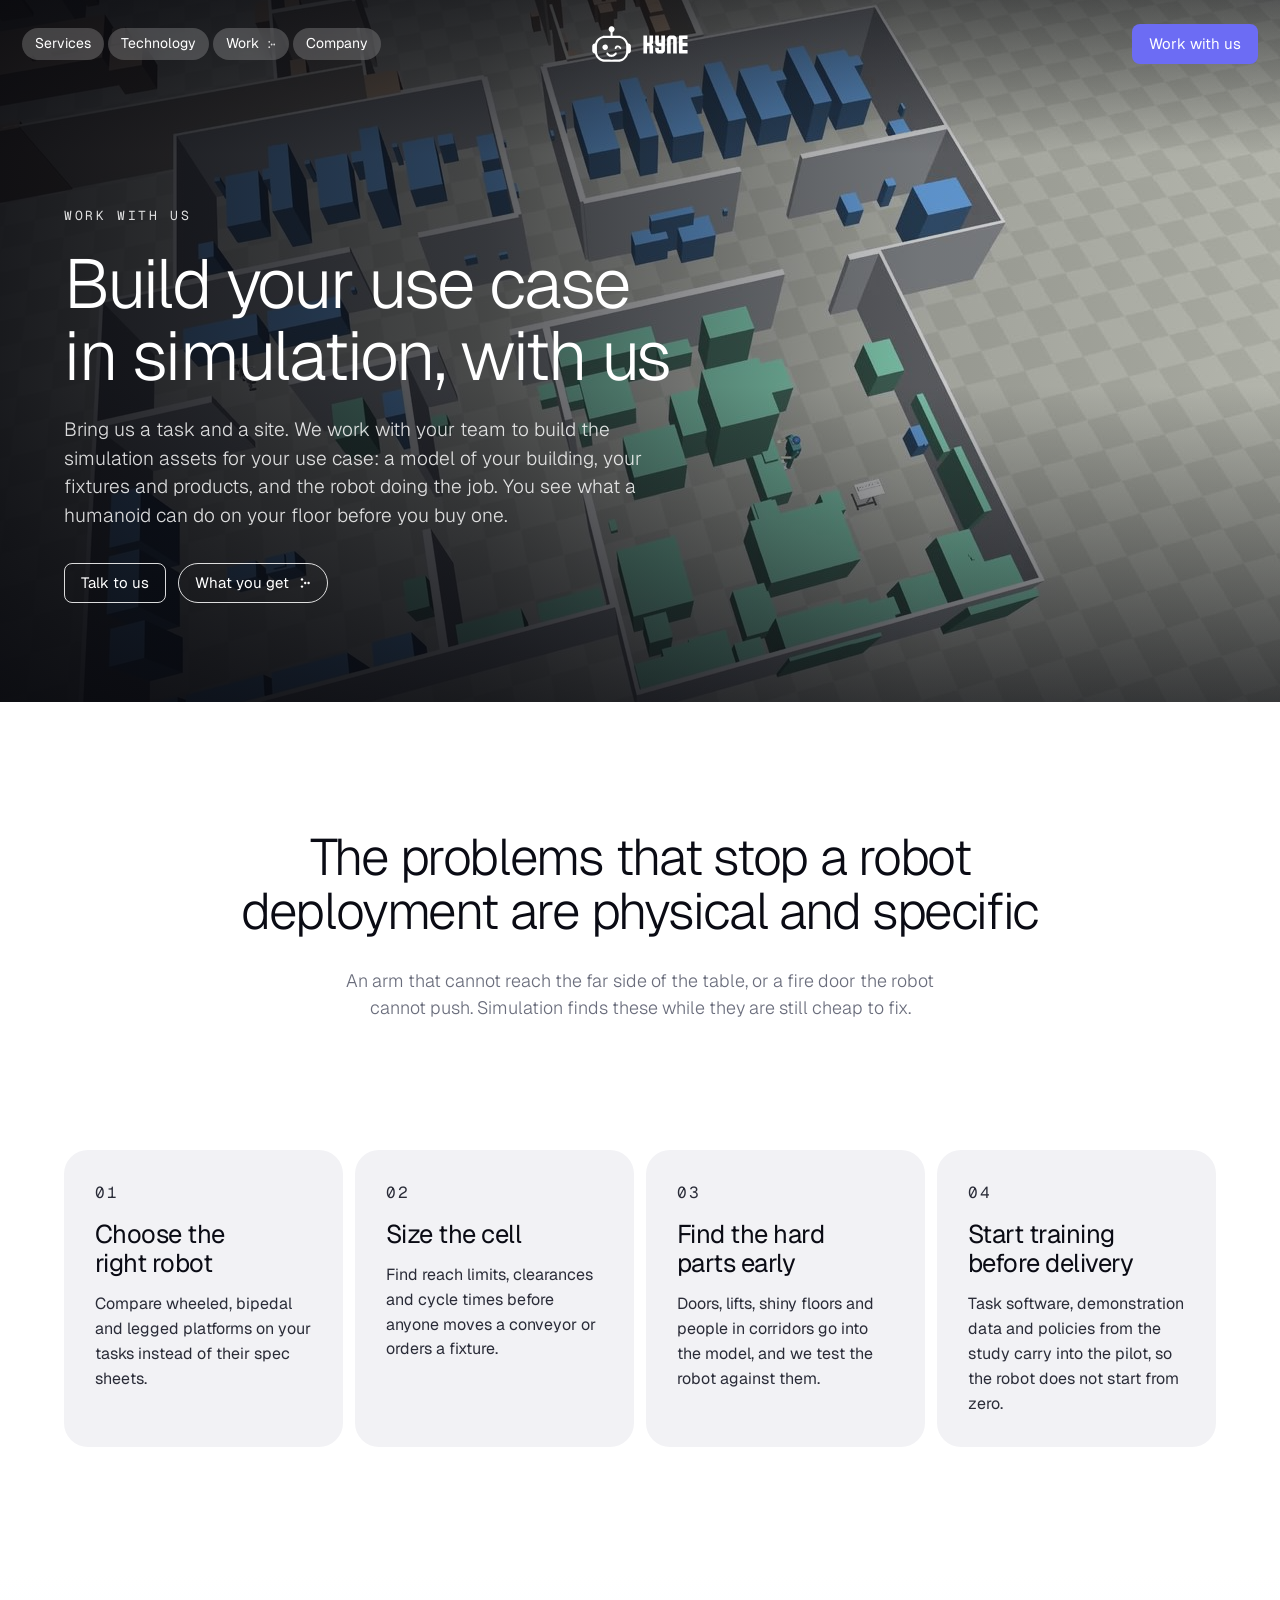
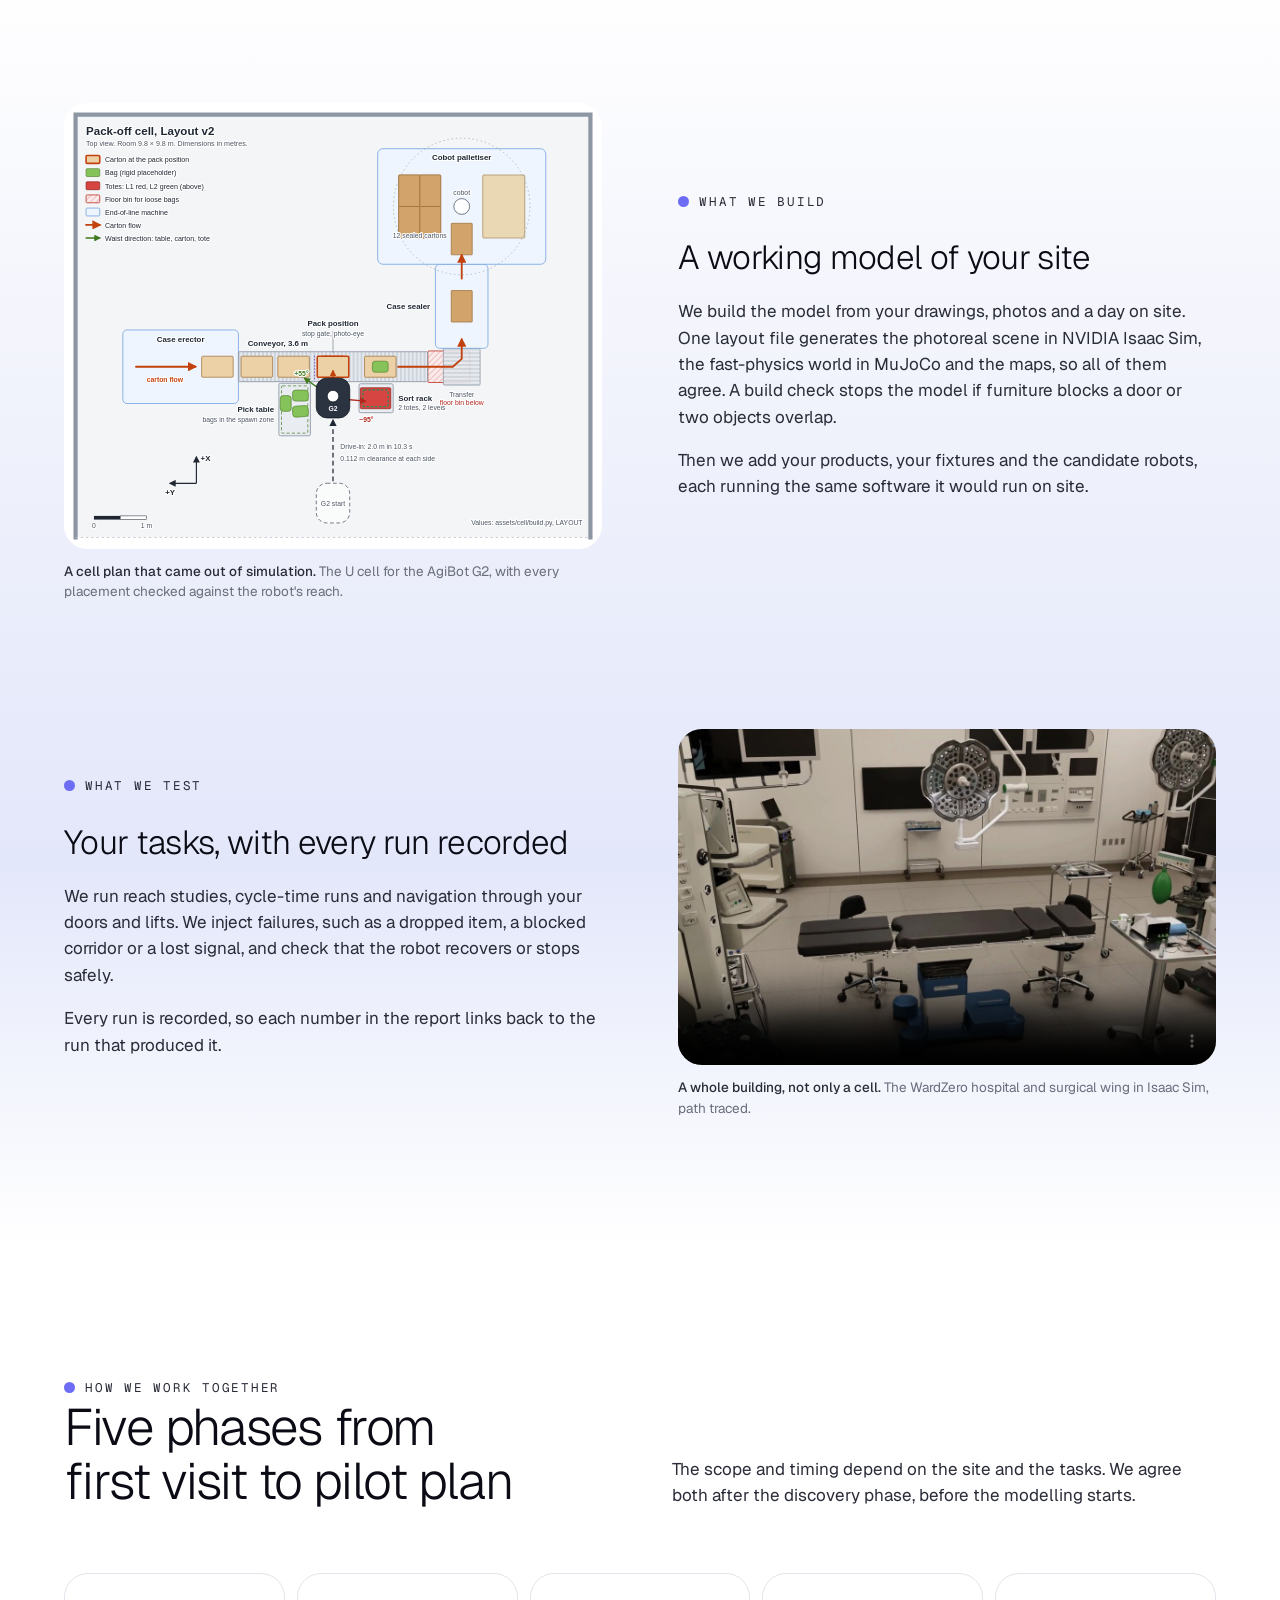
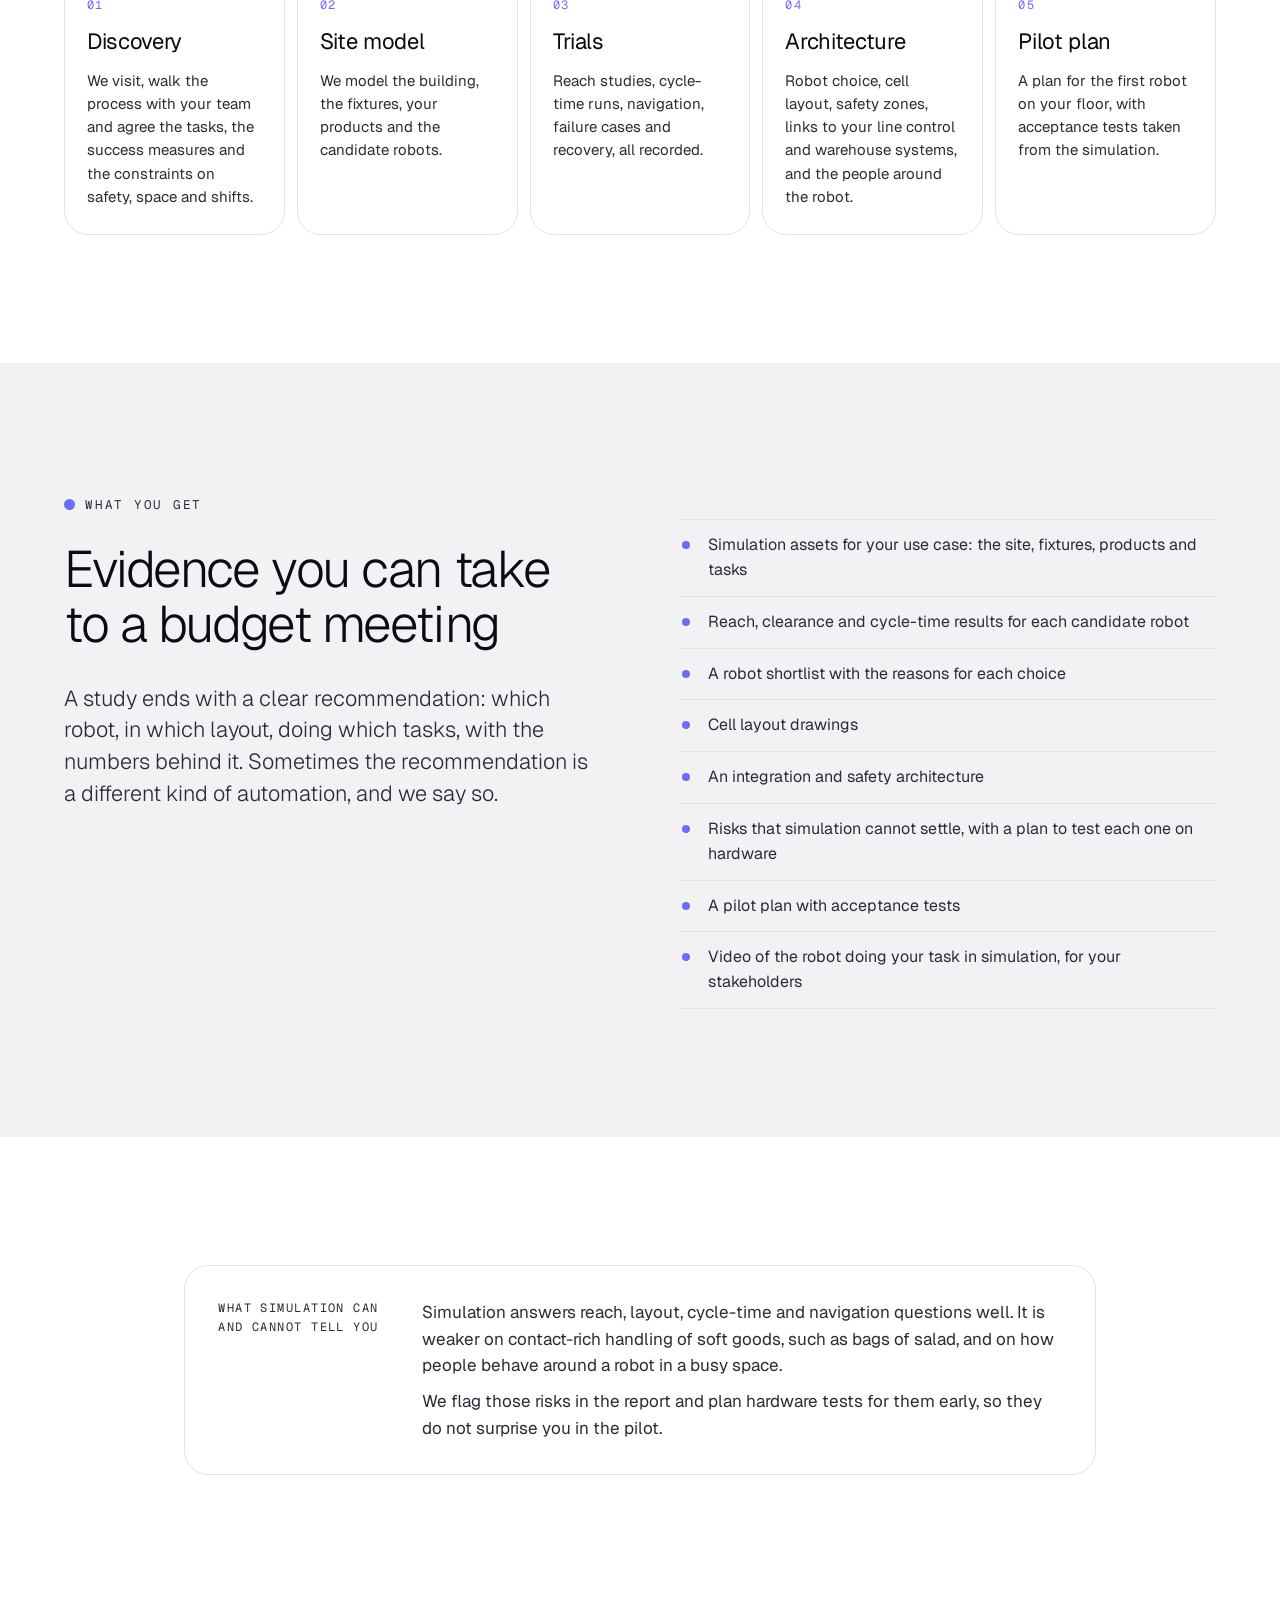
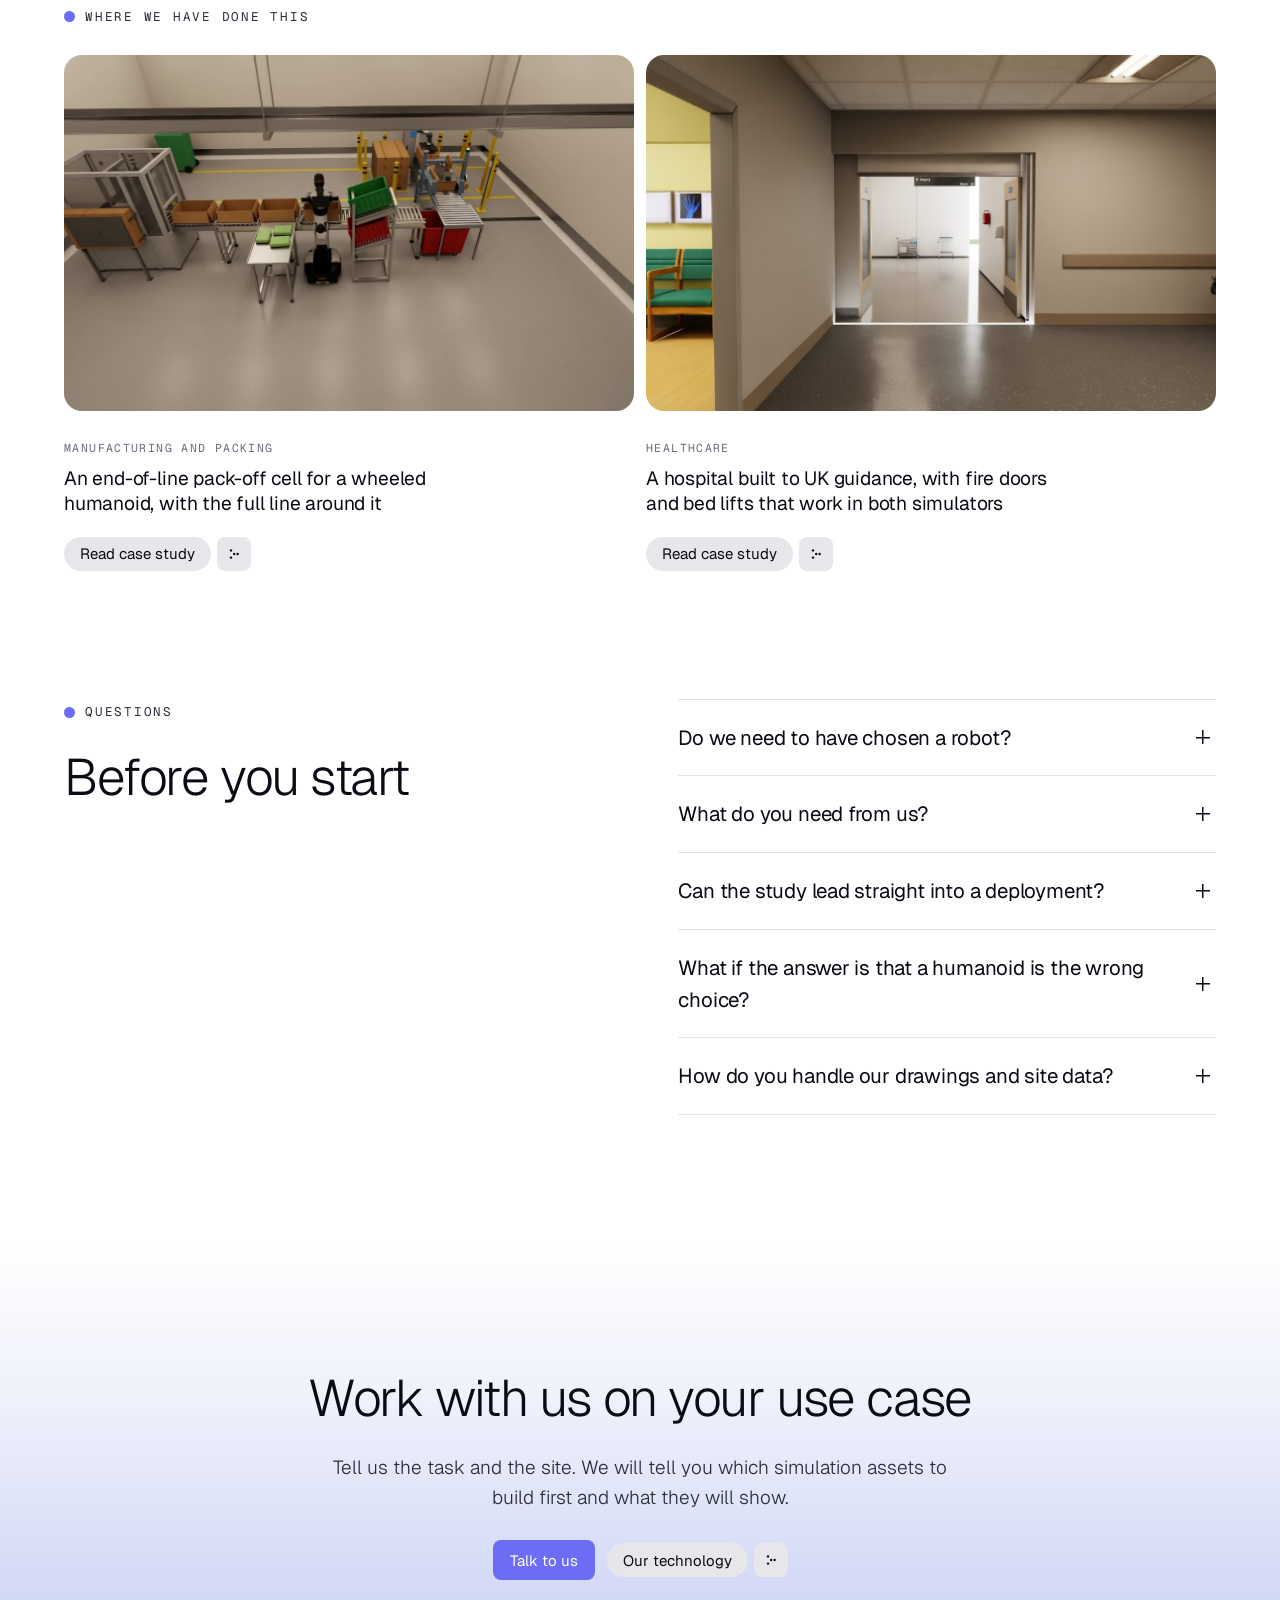
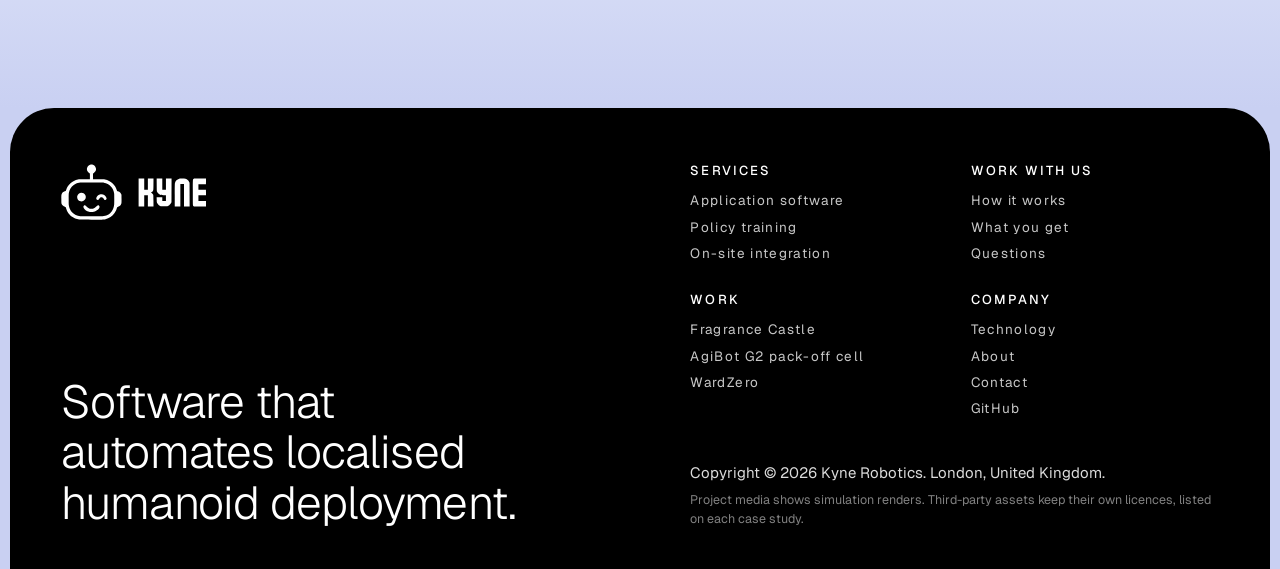
<file: work-with-us.html>
<!DOCTYPE html>
<html lang="en-GB">
<head>
  <meta charset="utf-8">
  <meta name="viewport" content="width=device-width, initial-scale=1">
  <title>Work with us: Kyne Robotics</title>
  <meta name="description" content="Work with Kyne Robotics to build the simulation assets for your humanoid use case: a model of your site, your fixtures and products, and the robot doing the job, tested before any hardware arrives.">
  <meta property="og:title" content="Work with us: Kyne Robotics">
  <meta property="og:description" content="Build the simulation assets for your humanoid use case with us, and test the robot on your site before any hardware arrives.">
  <meta property="og:type" content="website">
  <meta property="og:image" content="https://kynerobotics.com/assets/media/home/og.jpg">
  <meta property="og:url" content="https://kynerobotics.com/work-with-us.html">
  <link rel="canonical" href="https://kynerobotics.com/work-with-us.html">
  <meta name="twitter:card" content="summary_large_image">
  <meta name="theme-color" content="#07080d">
  <link rel="icon" href="assets/img/favicon.svg" type="image/svg+xml">
  <link rel="preconnect" href="https://fonts.googleapis.com">
  <link rel="preconnect" href="https://fonts.gstatic.com" crossorigin>
  <link href="https://fonts.googleapis.com/css2?family=Geist:wght@300;400;500&family=Geist+Mono:wght@400&display=swap" rel="stylesheet">
  <link rel="stylesheet" href="assets/css/site.css">
</head>
<body data-page="work-with-us">
<!-- @header -->
<a class="skip-link" href="#main">Skip to content</a>
<header class="site-header">
  <div class="nav-slot">
    <nav class="nav" aria-label="Main">
      <a class="nav__link" data-nav="services" href="services.html">Services</a>
      <a class="nav__link" data-nav="technology" href="technology.html">Technology</a>
      <div class="nav__item">
        <a class="nav__link" data-nav="work" href="work.html">Work <span class="dots" aria-hidden="true"></span></a>
        <div class="nav__menu">
          <a href="work-fragrance-castle.html">Fragrance Castle<small>Retail and logistics, perfume</small></a>
          <a href="work-packoff-cell.html">AgiBot G2 pack-off cell<small>Manufacturing, end of line</small></a>
          <a href="work-wardzero.html">WardZero<small>Healthcare, simulated hospital</small></a>
          <a href="work.html">All work<small>All three projects and how they were built</small></a>
        </div>
      </div>
      <a class="nav__link" data-nav="company" href="company.html">Company</a>
    </nav>
  </div>
  <a class="brand" href="index.html" aria-label="Kyne Robotics home">
    <svg class="brand__mark" viewBox="0 0 714 656" fill="currentColor" aria-hidden="true" focusable="false"><path fill-rule="evenodd" d="M211.5,650.5C178.8,646.0 151.8,635.0 125.1,615.3C114.5,607.5 94.8,587.2 86.8,576.0C74.9,559.2 65.4,539.0 59.4,517.7C58.0,512.6 55.9,507.5 54.7,506.2C53.6,505.0 49.8,503.1 46.3,502.0C35.2,498.6 28.9,494.9 21.4,487.5C16.5,482.7 13.1,478.2 10.7,473.4C4.5,461.1 4.0,456.3 4.0,409.3C4.0,363.2 4.5,358.6 10.0,347.3C16.5,334.0 27.0,325.6 44.2,320.0C52.2,317.4 56.0,315.6 57.2,313.9C58.2,312.6 60.1,307.6 61.4,302.9C78.4,244.0 132.6,196.0 198.2,181.8C208.2,179.7 210.3,179.6 273.5,179.6L338.5,179.5L338.8,147.5C339.1,110.8 339.3,111.4 330.7,106.3C320.0,99.9 308.8,85.7 305.2,74.0C303.1,67.0 303.2,55.4 305.4,47.1C311.4,24.9 327.3,9.9 349.5,5.3C356.3,4.0 357.8,4.0 364.8,5.4C388.3,10.2 404.7,27.1 409.6,51.9C411.0,58.9 411.1,61.5 410.1,67.4C407.8,81.8 397.4,97.0 383.6,105.9C379.9,108.3 376.7,111.3 376.1,112.8C375.3,114.6 375.1,125.7 375.2,147.5L375.5,179.5L440.5,179.6C504.5,179.6 505.7,179.7 516.0,181.9C582.4,196.4 635.2,244.0 653.0,305.2C654.3,309.4 656.2,313.8 657.4,314.9C658.5,315.9 662.9,317.8 667.0,319.0C688.9,325.4 701.4,337.3 707.7,357.6C709.3,363.0 709.5,367.7 709.5,410.0C709.5,455.3 709.4,456.7 707.3,463.5C701.3,482.3 688.5,495.0 668.9,501.5C660.1,504.5 656.7,507.5 655.5,513.7C652.6,529.5 639.0,559.6 627.7,575.2C602.0,611.0 563.0,637.3 521.3,647.0C500.2,652.0 499.1,652.0 355.2,651.9C253.9,651.8 218.3,651.5 211.5,650.5ZM485.5,612.0C510.4,610.4 526.5,606.4 544.4,597.4C557.4,590.8 567.0,583.9 578.5,572.8C604.3,548.1 619.0,515.6 623.0,475.1C624.3,461.9 624.3,361.5 623.0,349.2C619.4,314.9 606.3,286.0 583.8,262.4C562.1,239.7 535.6,225.9 502.2,219.8C490.7,217.7 488.8,217.7 357.0,217.7C225.1,217.8 223.4,217.8 211.6,219.9C188.6,224.0 166.8,232.9 149.6,245.1C118.9,267.1 97.3,302.9 91.5,341.4C90.3,349.8 90.0,362.5 90.0,408.1C90.0,465.9 90.6,479.3 94.0,496.1C99.3,522.1 113.0,549.6 129.1,566.7C156.3,595.5 186.1,609.4 226.3,611.9C244.3,613.1 467.9,613.1 485.5,612.0ZM337.6,561.5C326.6,559.4 310.1,553.7 302.3,549.3C283.1,538.6 266.6,520.4 263.0,505.9C259.6,492.4 271.9,481.0 285.3,485.0C289.8,486.3 295.5,491.7 302.3,500.8C309.1,510.0 322.4,518.6 337.0,523.2C346.6,526.2 364.8,526.4 375.0,523.6C391.0,519.2 404.4,510.5 413.3,498.8C420.1,489.7 423.8,486.4 428.9,484.9C442.1,481.0 454.3,492.6 451.0,505.9C448.3,516.7 438.8,529.4 425.7,539.8C413.7,549.4 401.7,555.1 384.1,559.7C371.7,562.9 349.6,563.7 337.6,561.5ZM228.5,437.8C213.0,434.9 198.7,422.5 193.0,407.2C185.5,387.1 190.0,365.7 204.9,351.0C229.2,327.0 266.9,332.5 284.6,362.6C287.7,367.9 291.0,380.9 291.0,387.9C290.9,420.7 261.5,444.1 228.5,437.8ZM511.5,420.5C506.8,418.0 503.4,414.3 499.9,407.6C492.5,393.8 483.9,388.3 471.3,389.3C460.4,390.1 456.5,393.5 446.1,410.3C441.7,417.6 437.9,420.3 431.5,420.8C417.9,421.9 410.2,411.0 414.5,396.4C420.1,377.2 434.0,363.2 454.0,356.7C487.2,345.8 523.6,364.6 533.3,397.7C535.9,406.5 532.4,415.7 525.0,419.5C520.6,421.8 514.8,422.2 511.5,420.5Z"/></svg>
    <svg class="brand__word" viewBox="0 0 452 191" fill="currentColor" aria-hidden="true" focusable="false"><path fill-rule="evenodd" d="M4.0,95.5L4.0,4.0L22.5,4.0L41.0,4.0L41.0,40.5L41.0,77.0L53.0,77.0L65.0,77.0L65.0,40.5L65.0,4.0L83.6,4.0L102.1,4.0L101.8,41.8C101.5,78.2 101.4,79.6 99.3,83.5C96.6,88.5 92.5,92.5 88.1,94.3C84.8,95.7 84.8,95.8 86.9,96.5C90.4,97.6 96.9,103.8 99.3,108.4C101.4,112.4 101.5,113.7 101.8,149.8L102.1,187.0L83.6,187.0L65.0,187.0L65.0,150.5L65.0,114.0L53.0,114.0L41.0,114.0L41.0,150.5L41.0,187.0L22.5,187.0L4.0,187.0L4.0,95.5ZM149.3,185.6C138.7,182.2 131.7,175.9 126.6,165.0C123.6,158.7 123.5,157.9 123.2,142.8L122.8,127.0L141.4,127.0L160.0,127.0L160.0,139.0L160.0,151.0L172.0,151.0L184.0,151.0L184.0,132.6L184.0,114.2L168.2,113.8C154.9,113.4 151.6,113.0 146.5,111.1C138.4,108.0 129.3,98.8 125.9,90.5C123.5,84.6 123.5,84.0 123.2,44.2L122.9,4.0L141.4,4.0L160.0,4.0L160.0,40.5L160.0,77.0L172.0,77.0L184.0,77.0L184.0,40.5L184.0,4.0L202.5,4.0L221.1,4.0L220.8,81.7L220.5,159.5L217.8,165.2C214.1,173.1 208.0,179.4 200.1,183.3L193.6,186.5L173.5,186.7C158.9,186.9 152.4,186.6 149.3,185.6ZM242.0,113.0C242.0,62.2 242.4,37.4 243.1,33.8C246.1,19.9 254.4,10.6 267.8,6.1C273.0,4.3 276.4,4.0 290.8,4.0C303.4,4.0 309.0,4.4 313.1,5.6C324.2,8.9 332.0,15.5 336.9,25.9L339.5,31.5L339.8,109.2L340.1,187.0L321.5,187.0L303.0,187.0L303.0,113.5L303.0,40.0L291.0,40.0L279.0,40.0L279.0,113.5L279.0,187.0L260.5,187.0L242.0,187.0L242.0,113.0ZM366.1,185.4C360.9,181.7 361.0,183.2 361.0,95.5C361.0,6.1 360.8,8.7 366.9,5.6C369.5,4.2 375.5,4.0 409.0,4.0L448.0,4.0L447.8,22.3L447.5,40.5L422.8,40.8L398.0,41.0L398.0,59.0L398.0,77.0L422.8,77.2L447.5,77.5L447.8,95.8L448.0,114.0L423.0,114.0L398.0,114.0L398.0,132.5L398.0,151.0L423.0,151.0L448.0,151.0L448.0,169.0L448.0,187.0L408.2,187.0C373.1,187.0 368.2,186.8 366.1,185.4Z"/></svg>
  </a>
  <div class="header-cta">
    <a class="btn btn--accent" href="work-with-us.html">Work with us</a>
    <button class="menu-toggle" type="button" data-menu-open aria-expanded="false" aria-controls="mobile-menu">
      <span class="menu-toggle__bars" aria-hidden="true"></span>Menu
    </button>
  </div>
</header>
<div class="mobile-menu" id="mobile-menu" aria-hidden="true" role="dialog" aria-modal="true" aria-label="Menu">
  <div class="mobile-menu__top">
    <a class="brand" href="index.html" aria-label="Kyne Robotics home">
      <svg class="brand__mark" viewBox="0 0 714 656" fill="currentColor" aria-hidden="true" focusable="false"><path fill-rule="evenodd" d="M211.5,650.5C178.8,646.0 151.8,635.0 125.1,615.3C114.5,607.5 94.8,587.2 86.8,576.0C74.9,559.2 65.4,539.0 59.4,517.7C58.0,512.6 55.9,507.5 54.7,506.2C53.6,505.0 49.8,503.1 46.3,502.0C35.2,498.6 28.9,494.9 21.4,487.5C16.5,482.7 13.1,478.2 10.7,473.4C4.5,461.1 4.0,456.3 4.0,409.3C4.0,363.2 4.5,358.6 10.0,347.3C16.5,334.0 27.0,325.6 44.2,320.0C52.2,317.4 56.0,315.6 57.2,313.9C58.2,312.6 60.1,307.6 61.4,302.9C78.4,244.0 132.6,196.0 198.2,181.8C208.2,179.7 210.3,179.6 273.5,179.6L338.5,179.5L338.8,147.5C339.1,110.8 339.3,111.4 330.7,106.3C320.0,99.9 308.8,85.7 305.2,74.0C303.1,67.0 303.2,55.4 305.4,47.1C311.4,24.9 327.3,9.9 349.5,5.3C356.3,4.0 357.8,4.0 364.8,5.4C388.3,10.2 404.7,27.1 409.6,51.9C411.0,58.9 411.1,61.5 410.1,67.4C407.8,81.8 397.4,97.0 383.6,105.9C379.9,108.3 376.7,111.3 376.1,112.8C375.3,114.6 375.1,125.7 375.2,147.5L375.5,179.5L440.5,179.6C504.5,179.6 505.7,179.7 516.0,181.9C582.4,196.4 635.2,244.0 653.0,305.2C654.3,309.4 656.2,313.8 657.4,314.9C658.5,315.9 662.9,317.8 667.0,319.0C688.9,325.4 701.4,337.3 707.7,357.6C709.3,363.0 709.5,367.7 709.5,410.0C709.5,455.3 709.4,456.7 707.3,463.5C701.3,482.3 688.5,495.0 668.9,501.5C660.1,504.5 656.7,507.5 655.5,513.7C652.6,529.5 639.0,559.6 627.7,575.2C602.0,611.0 563.0,637.3 521.3,647.0C500.2,652.0 499.1,652.0 355.2,651.9C253.9,651.8 218.3,651.5 211.5,650.5ZM485.5,612.0C510.4,610.4 526.5,606.4 544.4,597.4C557.4,590.8 567.0,583.9 578.5,572.8C604.3,548.1 619.0,515.6 623.0,475.1C624.3,461.9 624.3,361.5 623.0,349.2C619.4,314.9 606.3,286.0 583.8,262.4C562.1,239.7 535.6,225.9 502.2,219.8C490.7,217.7 488.8,217.7 357.0,217.7C225.1,217.8 223.4,217.8 211.6,219.9C188.6,224.0 166.8,232.9 149.6,245.1C118.9,267.1 97.3,302.9 91.5,341.4C90.3,349.8 90.0,362.5 90.0,408.1C90.0,465.9 90.6,479.3 94.0,496.1C99.3,522.1 113.0,549.6 129.1,566.7C156.3,595.5 186.1,609.4 226.3,611.9C244.3,613.1 467.9,613.1 485.5,612.0ZM337.6,561.5C326.6,559.4 310.1,553.7 302.3,549.3C283.1,538.6 266.6,520.4 263.0,505.9C259.6,492.4 271.9,481.0 285.3,485.0C289.8,486.3 295.5,491.7 302.3,500.8C309.1,510.0 322.4,518.6 337.0,523.2C346.6,526.2 364.8,526.4 375.0,523.6C391.0,519.2 404.4,510.5 413.3,498.8C420.1,489.7 423.8,486.4 428.9,484.9C442.1,481.0 454.3,492.6 451.0,505.9C448.3,516.7 438.8,529.4 425.7,539.8C413.7,549.4 401.7,555.1 384.1,559.7C371.7,562.9 349.6,563.7 337.6,561.5ZM228.5,437.8C213.0,434.9 198.7,422.5 193.0,407.2C185.5,387.1 190.0,365.7 204.9,351.0C229.2,327.0 266.9,332.5 284.6,362.6C287.7,367.9 291.0,380.9 291.0,387.9C290.9,420.7 261.5,444.1 228.5,437.8ZM511.5,420.5C506.8,418.0 503.4,414.3 499.9,407.6C492.5,393.8 483.9,388.3 471.3,389.3C460.4,390.1 456.5,393.5 446.1,410.3C441.7,417.6 437.9,420.3 431.5,420.8C417.9,421.9 410.2,411.0 414.5,396.4C420.1,377.2 434.0,363.2 454.0,356.7C487.2,345.8 523.6,364.6 533.3,397.7C535.9,406.5 532.4,415.7 525.0,419.5C520.6,421.8 514.8,422.2 511.5,420.5Z"/></svg>
      <svg class="brand__word" viewBox="0 0 452 191" fill="currentColor" aria-hidden="true" focusable="false"><path fill-rule="evenodd" d="M4.0,95.5L4.0,4.0L22.5,4.0L41.0,4.0L41.0,40.5L41.0,77.0L53.0,77.0L65.0,77.0L65.0,40.5L65.0,4.0L83.6,4.0L102.1,4.0L101.8,41.8C101.5,78.2 101.4,79.6 99.3,83.5C96.6,88.5 92.5,92.5 88.1,94.3C84.8,95.7 84.8,95.8 86.9,96.5C90.4,97.6 96.9,103.8 99.3,108.4C101.4,112.4 101.5,113.7 101.8,149.8L102.1,187.0L83.6,187.0L65.0,187.0L65.0,150.5L65.0,114.0L53.0,114.0L41.0,114.0L41.0,150.5L41.0,187.0L22.5,187.0L4.0,187.0L4.0,95.5ZM149.3,185.6C138.7,182.2 131.7,175.9 126.6,165.0C123.6,158.7 123.5,157.9 123.2,142.8L122.8,127.0L141.4,127.0L160.0,127.0L160.0,139.0L160.0,151.0L172.0,151.0L184.0,151.0L184.0,132.6L184.0,114.2L168.2,113.8C154.9,113.4 151.6,113.0 146.5,111.1C138.4,108.0 129.3,98.8 125.9,90.5C123.5,84.6 123.5,84.0 123.2,44.2L122.9,4.0L141.4,4.0L160.0,4.0L160.0,40.5L160.0,77.0L172.0,77.0L184.0,77.0L184.0,40.5L184.0,4.0L202.5,4.0L221.1,4.0L220.8,81.7L220.5,159.5L217.8,165.2C214.1,173.1 208.0,179.4 200.1,183.3L193.6,186.5L173.5,186.7C158.9,186.9 152.4,186.6 149.3,185.6ZM242.0,113.0C242.0,62.2 242.4,37.4 243.1,33.8C246.1,19.9 254.4,10.6 267.8,6.1C273.0,4.3 276.4,4.0 290.8,4.0C303.4,4.0 309.0,4.4 313.1,5.6C324.2,8.9 332.0,15.5 336.9,25.9L339.5,31.5L339.8,109.2L340.1,187.0L321.5,187.0L303.0,187.0L303.0,113.5L303.0,40.0L291.0,40.0L279.0,40.0L279.0,113.5L279.0,187.0L260.5,187.0L242.0,187.0L242.0,113.0ZM366.1,185.4C360.9,181.7 361.0,183.2 361.0,95.5C361.0,6.1 360.8,8.7 366.9,5.6C369.5,4.2 375.5,4.0 409.0,4.0L448.0,4.0L447.8,22.3L447.5,40.5L422.8,40.8L398.0,41.0L398.0,59.0L398.0,77.0L422.8,77.2L447.5,77.5L447.8,95.8L448.0,114.0L423.0,114.0L398.0,114.0L398.0,132.5L398.0,151.0L423.0,151.0L448.0,151.0L448.0,169.0L448.0,187.0L408.2,187.0C373.1,187.0 368.2,186.8 366.1,185.4Z"/></svg>
    </a>
    <button class="mobile-menu__close" type="button" data-menu-close>Close</button>
  </div>
  <nav aria-label="Mobile">
    <a href="services.html">Services</a>
    <a href="technology.html">Technology</a>
    <a href="work.html">Work</a>
    <a class="sub" href="work-fragrance-castle.html">Fragrance Castle</a>
    <a class="sub" href="work-packoff-cell.html">AgiBot G2 pack-off cell</a>
    <a class="sub" href="work-wardzero.html">WardZero</a>
    <a href="company.html">Company</a>
    <a href="contact.html">Contact</a>
  </nav>
  <a class="btn btn--accent" href="work-with-us.html">Work with us</a>
</div>
<!-- /@header -->

<main id="main">

  <section class="hero hero--sub" aria-labelledby="hero-title">
    <div class="hero__media"><img src="assets/media/wardzero/03_mujoco_world.jpg" alt=""></div>
    <div class="hero__inner">
      <div class="wrap">
        <div class="hero__content">
          <p class="eyebrow eyebrow--plain eyebrow--light">Work with us</p>
          <h1 class="display" id="hero-title">Build your use case in simulation, with us</h1>
          <p class="hero__lead">Bring us a task and a site. We work with your team to build the simulation assets for your use case: a model of your building, your fixtures and products, and the robot doing the job. You see what a humanoid can do on your floor before you buy one.</p>
          <div class="actions">
            <a class="btn btn--outline" href="contact.html">Talk to us</a>
            <a class="btn btn--outline btn--round" href="#deliverables">What you get <span class="dots" aria-hidden="true"></span></a>
          </div>
        </div>
      </div>
    </div>
  </section>

  <section class="section" aria-labelledby="why-title">
    <div class="wrap">
      <div class="statement" data-reveal>
        <h2 class="h2" id="why-title">The problems that stop a robot deployment are physical and specific</h2>
        <p>An arm that cannot reach the far side of the table, or a fire door the robot cannot push. Simulation finds these while they are still cheap to fix.</p>
      </div>
    </div>
  </section>

  <section class="section" style="padding-top:0" aria-labelledby="reasons-title">
    <div class="wrap">
      <h2 class="visually-hidden" id="reasons-title">Why start in simulation</h2>
      <div class="grid-4">
        <article class="info-card" data-reveal>
          <p class="info-card__num">01</p>
          <h3>Choose the right robot</h3>
          <p>Compare wheeled, bipedal and legged platforms on your tasks instead of their spec sheets.</p>
        </article>
        <article class="info-card" data-reveal>
          <p class="info-card__num">02</p>
          <h3>Size the cell</h3>
          <p>Find reach limits, clearances and cycle times before anyone moves a conveyor or orders a fixture.</p>
        </article>
        <article class="info-card" data-reveal>
          <p class="info-card__num">03</p>
          <h3>Find the hard parts early</h3>
          <p>Doors, lifts, shiny floors and people in corridors go into the model, and we test the robot against them.</p>
        </article>
        <article class="info-card" data-reveal>
          <p class="info-card__num">04</p>
          <h3>Start training before delivery</h3>
          <p>Task software, demonstration data and policies from the study carry into the pilot, so the robot does not start from zero.</p>
        </article>
      </div>
    </div>
  </section>

  <section class="section section--wash-soft" id="study" aria-labelledby="twin-title">
    <div class="wrap">
      <div class="split">
        <figure class="split__media" data-reveal>
          <div class="media"><img src="assets/media/packoff/cell_plan.svg" alt="Top view of the U-shaped pack-off cell. The G2 drives 2.0 m into the U. The pick table is on its left, the conveyor with the carton in front and the sort rack on its right. Downstream are a case erector, a drop gap with a floor bin, a right-angle transfer, a case sealer and a palletiser." loading="lazy" style="background:#fff"></div>
          <figcaption><strong>A cell plan that came out of simulation.</strong> The U cell for the AgiBot G2, with every placement checked against the robot's reach.</figcaption>
        </figure>
        <div class="split__body" data-reveal>
          <p class="eyebrow">What we build</p>
          <h2 class="h3" id="twin-title">A working model of your site</h2>
          <p>We build the model from your drawings, photos and a day on site. One layout file generates the photoreal scene in NVIDIA Isaac Sim, the fast-physics world in MuJoCo and the maps, so all of them agree. A build check stops the model if furniture blocks a door or two objects overlap.</p>
          <p>Then we add your products, your fixtures and the candidate robots, each running the same software it would run on site.</p>
        </div>
      </div>
      <div class="split split--flip">
        <figure class="split__media" data-reveal>
          <div class="media media--cover">
            <video data-autoplay muted loop playsinline controls preload="none" poster="assets/media/wardzero/01_hospital_environment.jpg" aria-label="A camera moves through the simulated hospital: corridors, pre-operative bays, a sterile store, a scrub room and an operating theatre">
              <source src="assets/media/wardzero/01_hospital_environment.mp4" type="video/mp4">
            </video>
          </div>
          <figcaption><strong>A whole building, not only a cell.</strong> The WardZero hospital and surgical wing in Isaac Sim, path traced.</figcaption>
        </figure>
        <div class="split__body" data-reveal>
          <p class="eyebrow">What we test</p>
          <h2 class="h3">Your tasks, with every run recorded</h2>
          <p>We run reach studies, cycle-time runs and navigation through your doors and lifts. We inject failures, such as a dropped item, a blocked corridor or a lost signal, and check that the robot recovers or stops safely.</p>
          <p>Every run is recorded, so each number in the report links back to the run that produced it.</p>
        </div>
      </div>
    </div>
  </section>

  <section class="section" aria-labelledby="phases-title">
    <div class="wrap">
      <div class="section-head">
        <div>
          <p class="eyebrow">How we work together</p>
          <h2 class="h2" id="phases-title">Five phases from first visit to pilot plan</h2>
        </div>
        <p>The scope and timing depend on the site and the tasks. We agree both after the discovery phase, before the modelling starts.</p>
      </div>
      <ol class="steps">
        <li class="step" data-reveal><span class="step__num">01</span><span class="step__title">Discovery</span><p>We visit, walk the process with your team and agree the tasks, the success measures and the constraints on safety, space and shifts.</p></li>
        <li class="step" data-reveal><span class="step__num">02</span><span class="step__title">Site model</span><p>We model the building, the fixtures, your products and the candidate robots.</p></li>
        <li class="step" data-reveal><span class="step__num">03</span><span class="step__title">Trials</span><p>Reach studies, cycle-time runs, navigation, failure cases and recovery, all recorded.</p></li>
        <li class="step" data-reveal><span class="step__num">04</span><span class="step__title">Architecture</span><p>Robot choice, cell layout, safety zones, links to your line control and warehouse systems, and the people around the robot.</p></li>
        <li class="step" data-reveal><span class="step__num">05</span><span class="step__title">Pilot plan</span><p>A plan for the first robot on your floor, with acceptance tests taken from the simulation.</p></li>
      </ol>
    </div>
  </section>

  <section class="section section--surface" id="deliverables" aria-labelledby="deliverables-title">
    <div class="wrap">
      <div class="split split--top">
        <div data-reveal>
          <p class="eyebrow">What you get</p>
          <h2 class="h2" id="deliverables-title">Evidence you can take to a budget meeting</h2>
          <p class="lead mt-m">A study ends with a clear recommendation: which robot, in which layout, doing which tasks, with the numbers behind it. Sometimes the recommendation is a different kind of automation, and we say so.</p>
        </div>
        <ul class="checklist" data-reveal>
          <li>Simulation assets for your use case: the site, fixtures, products and tasks</li>
          <li>Reach, clearance and cycle-time results for each candidate robot</li>
          <li>A robot shortlist with the reasons for each choice</li>
          <li>Cell layout drawings</li>
          <li>An integration and safety architecture</li>
          <li>Risks that simulation cannot settle, with a plan to test each one on hardware</li>
          <li>A pilot plan with acceptance tests</li>
          <li>Video of the robot doing your task in simulation, for your stakeholders</li>
        </ul>
      </div>
    </div>
  </section>

  <section class="section" aria-labelledby="limits-title">
    <div class="wrap wrap--narrow">
      <div class="status-box" data-reveal>
        <p class="status-box__label" id="limits-title">What simulation can and cannot tell you</p>
        <div>
          <p>Simulation answers reach, layout, cycle-time and navigation questions well. It is weaker on contact-rich handling of soft goods, such as bags of salad, and on how people behave around a robot in a busy space.</p>
          <p>We flag those risks in the report and plan hardware tests for them early, so they do not surprise you in the pilot.</p>
        </div>
      </div>
    </div>
  </section>

  <section class="section" style="padding-top:0" aria-labelledby="fit-title">
    <div class="wrap">
      <p class="eyebrow" id="fit-title">Where we have done this</p>
      <div class="grid-2">
        <a class="case-card" href="work-packoff-cell.html" data-reveal>
          <div class="case-card__media" style="aspect-ratio:16/10"><img src="assets/media/packoff/01_packing_overview.jpg" alt="The AgiBot G2 in the U-shaped pack-off cell, seen from above" loading="lazy"></div>
          <div>
            <p class="case-card__tag">Manufacturing and packing</p>
            <h3 class="case-card__title">An end-of-line pack-off cell for a wheeled humanoid, with the full line around it</h3>
            <span class="pill-link"><span class="pill-link__label">Read case study</span><span class="pill-link__icon"><span class="dots" aria-hidden="true"></span></span></span>
          </div>
        </a>
        <a class="case-card" href="work-wardzero.html" data-reveal>
          <div class="case-card__media" style="aspect-ratio:16/10"><img src="assets/media/wardzero/Cam_HospitalToWing.jpg" alt="The link corridor between the hospital and the surgical wing in WardZero" loading="lazy"></div>
          <div>
            <p class="case-card__tag">Healthcare</p>
            <h3 class="case-card__title">A hospital built to UK guidance, with fire doors and bed lifts that work in both simulators</h3>
            <span class="pill-link"><span class="pill-link__label">Read case study</span><span class="pill-link__icon"><span class="dots" aria-hidden="true"></span></span></span>
          </div>
        </a>
      </div>
    </div>
  </section>

  <section class="section" id="faq" style="padding-top:0" aria-labelledby="faq-title">
    <div class="wrap">
      <div class="split split--top">
        <div>
          <p class="eyebrow">Questions</p>
          <h2 class="h2" id="faq-title">Before you start</h2>
        </div>
        <div class="faq" data-reveal>
          <details>
            <summary>Do we need to have chosen a robot?</summary>
            <p>No. Choosing the robot is part of the study. We work with off-the-shelf humanoids from several manufacturers, including Unitree and AgiBot, and compare them on your tasks.</p>
          </details>
          <details>
            <summary>What do you need from us?</summary>
            <p>Floor plans or drawings, photos of the area, samples or specifications of the products the robot will handle, a description of the process and a day on site with the people who run it.</p>
          </details>
          <details>
            <summary>Can the study lead straight into a deployment?</summary>
            <p>Yes. Our deployment software carries the site model, the task software and the training data straight into the pilot, all built on the robot’s real interface from the start.</p>
          </details>
          <details>
            <summary>What if the answer is that a humanoid is the wrong choice?</summary>
            <p>Then the report says so, and says what would work better. A clear no early on is a good outcome for a study.</p>
          </details>
          <details>
            <summary>How do you handle our drawings and site data?</summary>
            <p>We treat them as confidential and agree terms with you before the study starts.</p>
          </details>
        </div>
      </div>
    </div>
  </section>

  <section class="section section--wash-end cta-band" aria-labelledby="cta-title">
    <div class="wrap">
      <h2 class="h2" id="cta-title" data-reveal>Work with us on your use case</h2>
      <p data-reveal>Tell us the task and the site. We will tell you which simulation assets to build first and what they will show.</p>
      <div class="actions" data-reveal>
        <a class="btn btn--accent" href="contact.html">Talk to us</a>
        <a class="pill-link" href="technology.html"><span class="pill-link__label">Our technology</span><span class="pill-link__icon"><span class="dots" aria-hidden="true"></span></span></a>
      </div>
    </div>
  </section>

</main>

<!-- @footer -->
<footer class="site-footer">
  <div class="site-footer__inner">
    <div class="site-footer__left">
      <a class="site-footer__brand" href="index.html" aria-label="Kyne Robotics home"><svg class="site-footer__mark" viewBox="0 0 714 656" fill="currentColor" aria-hidden="true" focusable="false"><path fill-rule="evenodd" d="M211.5,650.5C178.8,646.0 151.8,635.0 125.1,615.3C114.5,607.5 94.8,587.2 86.8,576.0C74.9,559.2 65.4,539.0 59.4,517.7C58.0,512.6 55.9,507.5 54.7,506.2C53.6,505.0 49.8,503.1 46.3,502.0C35.2,498.6 28.9,494.9 21.4,487.5C16.5,482.7 13.1,478.2 10.7,473.4C4.5,461.1 4.0,456.3 4.0,409.3C4.0,363.2 4.5,358.6 10.0,347.3C16.5,334.0 27.0,325.6 44.2,320.0C52.2,317.4 56.0,315.6 57.2,313.9C58.2,312.6 60.1,307.6 61.4,302.9C78.4,244.0 132.6,196.0 198.2,181.8C208.2,179.7 210.3,179.6 273.5,179.6L338.5,179.5L338.8,147.5C339.1,110.8 339.3,111.4 330.7,106.3C320.0,99.9 308.8,85.7 305.2,74.0C303.1,67.0 303.2,55.4 305.4,47.1C311.4,24.9 327.3,9.9 349.5,5.3C356.3,4.0 357.8,4.0 364.8,5.4C388.3,10.2 404.7,27.1 409.6,51.9C411.0,58.9 411.1,61.5 410.1,67.4C407.8,81.8 397.4,97.0 383.6,105.9C379.9,108.3 376.7,111.3 376.1,112.8C375.3,114.6 375.1,125.7 375.2,147.5L375.5,179.5L440.5,179.6C504.5,179.6 505.7,179.7 516.0,181.9C582.4,196.4 635.2,244.0 653.0,305.2C654.3,309.4 656.2,313.8 657.4,314.9C658.5,315.9 662.9,317.8 667.0,319.0C688.9,325.4 701.4,337.3 707.7,357.6C709.3,363.0 709.5,367.7 709.5,410.0C709.5,455.3 709.4,456.7 707.3,463.5C701.3,482.3 688.5,495.0 668.9,501.5C660.1,504.5 656.7,507.5 655.5,513.7C652.6,529.5 639.0,559.6 627.7,575.2C602.0,611.0 563.0,637.3 521.3,647.0C500.2,652.0 499.1,652.0 355.2,651.9C253.9,651.8 218.3,651.5 211.5,650.5ZM485.5,612.0C510.4,610.4 526.5,606.4 544.4,597.4C557.4,590.8 567.0,583.9 578.5,572.8C604.3,548.1 619.0,515.6 623.0,475.1C624.3,461.9 624.3,361.5 623.0,349.2C619.4,314.9 606.3,286.0 583.8,262.4C562.1,239.7 535.6,225.9 502.2,219.8C490.7,217.7 488.8,217.7 357.0,217.7C225.1,217.8 223.4,217.8 211.6,219.9C188.6,224.0 166.8,232.9 149.6,245.1C118.9,267.1 97.3,302.9 91.5,341.4C90.3,349.8 90.0,362.5 90.0,408.1C90.0,465.9 90.6,479.3 94.0,496.1C99.3,522.1 113.0,549.6 129.1,566.7C156.3,595.5 186.1,609.4 226.3,611.9C244.3,613.1 467.9,613.1 485.5,612.0ZM337.6,561.5C326.6,559.4 310.1,553.7 302.3,549.3C283.1,538.6 266.6,520.4 263.0,505.9C259.6,492.4 271.9,481.0 285.3,485.0C289.8,486.3 295.5,491.7 302.3,500.8C309.1,510.0 322.4,518.6 337.0,523.2C346.6,526.2 364.8,526.4 375.0,523.6C391.0,519.2 404.4,510.5 413.3,498.8C420.1,489.7 423.8,486.4 428.9,484.9C442.1,481.0 454.3,492.6 451.0,505.9C448.3,516.7 438.8,529.4 425.7,539.8C413.7,549.4 401.7,555.1 384.1,559.7C371.7,562.9 349.6,563.7 337.6,561.5ZM228.5,437.8C213.0,434.9 198.7,422.5 193.0,407.2C185.5,387.1 190.0,365.7 204.9,351.0C229.2,327.0 266.9,332.5 284.6,362.6C287.7,367.9 291.0,380.9 291.0,387.9C290.9,420.7 261.5,444.1 228.5,437.8ZM511.5,420.5C506.8,418.0 503.4,414.3 499.9,407.6C492.5,393.8 483.9,388.3 471.3,389.3C460.4,390.1 456.5,393.5 446.1,410.3C441.7,417.6 437.9,420.3 431.5,420.8C417.9,421.9 410.2,411.0 414.5,396.4C420.1,377.2 434.0,363.2 454.0,356.7C487.2,345.8 523.6,364.6 533.3,397.7C535.9,406.5 532.4,415.7 525.0,419.5C520.6,421.8 514.8,422.2 511.5,420.5Z"/></svg><svg class="site-footer__wordmark" viewBox="0 0 452 191" fill="currentColor" aria-hidden="true" focusable="false"><path fill-rule="evenodd" d="M4.0,95.5L4.0,4.0L22.5,4.0L41.0,4.0L41.0,40.5L41.0,77.0L53.0,77.0L65.0,77.0L65.0,40.5L65.0,4.0L83.6,4.0L102.1,4.0L101.8,41.8C101.5,78.2 101.4,79.6 99.3,83.5C96.6,88.5 92.5,92.5 88.1,94.3C84.8,95.7 84.8,95.8 86.9,96.5C90.4,97.6 96.9,103.8 99.3,108.4C101.4,112.4 101.5,113.7 101.8,149.8L102.1,187.0L83.6,187.0L65.0,187.0L65.0,150.5L65.0,114.0L53.0,114.0L41.0,114.0L41.0,150.5L41.0,187.0L22.5,187.0L4.0,187.0L4.0,95.5ZM149.3,185.6C138.7,182.2 131.7,175.9 126.6,165.0C123.6,158.7 123.5,157.9 123.2,142.8L122.8,127.0L141.4,127.0L160.0,127.0L160.0,139.0L160.0,151.0L172.0,151.0L184.0,151.0L184.0,132.6L184.0,114.2L168.2,113.8C154.9,113.4 151.6,113.0 146.5,111.1C138.4,108.0 129.3,98.8 125.9,90.5C123.5,84.6 123.5,84.0 123.2,44.2L122.9,4.0L141.4,4.0L160.0,4.0L160.0,40.5L160.0,77.0L172.0,77.0L184.0,77.0L184.0,40.5L184.0,4.0L202.5,4.0L221.1,4.0L220.8,81.7L220.5,159.5L217.8,165.2C214.1,173.1 208.0,179.4 200.1,183.3L193.6,186.5L173.5,186.7C158.9,186.9 152.4,186.6 149.3,185.6ZM242.0,113.0C242.0,62.2 242.4,37.4 243.1,33.8C246.1,19.9 254.4,10.6 267.8,6.1C273.0,4.3 276.4,4.0 290.8,4.0C303.4,4.0 309.0,4.4 313.1,5.6C324.2,8.9 332.0,15.5 336.9,25.9L339.5,31.5L339.8,109.2L340.1,187.0L321.5,187.0L303.0,187.0L303.0,113.5L303.0,40.0L291.0,40.0L279.0,40.0L279.0,113.5L279.0,187.0L260.5,187.0L242.0,187.0L242.0,113.0ZM366.1,185.4C360.9,181.7 361.0,183.2 361.0,95.5C361.0,6.1 360.8,8.7 366.9,5.6C369.5,4.2 375.5,4.0 409.0,4.0L448.0,4.0L447.8,22.3L447.5,40.5L422.8,40.8L398.0,41.0L398.0,59.0L398.0,77.0L422.8,77.2L447.5,77.5L447.8,95.8L448.0,114.0L423.0,114.0L398.0,114.0L398.0,132.5L398.0,151.0L423.0,151.0L448.0,151.0L448.0,169.0L448.0,187.0L408.2,187.0C373.1,187.0 368.2,186.8 366.1,185.4Z"/></svg></a>
      <p class="site-footer__line">Software that automates localised humanoid deployment.</p>
    </div>
    <div class="site-footer__right">
      <div class="footer-cols">
        <div>
          <h2><a href="services.html">Services</a></h2>
          <ul>
            <li><a href="services.html#applications">Application software</a></li>
            <li><a href="services.html#policies">Policy training</a></li>
            <li><a href="services.html#integration">On-site integration</a></li>
          </ul>
        </div>
        <div>
          <h2><a href="work-with-us.html">Work with us</a></h2>
          <ul>
            <li><a href="work-with-us.html#study">How it works</a></li>
            <li><a href="work-with-us.html#deliverables">What you get</a></li>
            <li><a href="work-with-us.html#faq">Questions</a></li>
          </ul>
        </div>
        <div>
          <h2><a href="work.html">Work</a></h2>
          <ul>
            <li><a href="work-fragrance-castle.html">Fragrance Castle</a></li>
            <li><a href="work-packoff-cell.html">AgiBot G2 pack-off cell</a></li>
            <li><a href="work-wardzero.html">WardZero</a></li>
          </ul>
        </div>
        <div>
          <h2><a href="company.html">Company</a></h2>
          <ul>
            <li><a href="technology.html">Technology</a></li>
            <li><a href="company.html">About</a></li>
            <li><a href="contact.html">Contact</a></li>
            <li><a href="https://github.com/Bkrakshith">GitHub</a></li>
          </ul>
        </div>
      </div>
      <p class="site-footer__legal">Copyright &copy; 2026 Kyne Robotics. London, United Kingdom.
        <span>Project media shows simulation renders. Third-party assets keep their own licences, listed on each case study.</span></p>
    </div>
  </div>
</footer>
<script src="assets/js/site.js" defer></script>
<!-- /@footer -->
</body>
</html>
</file>
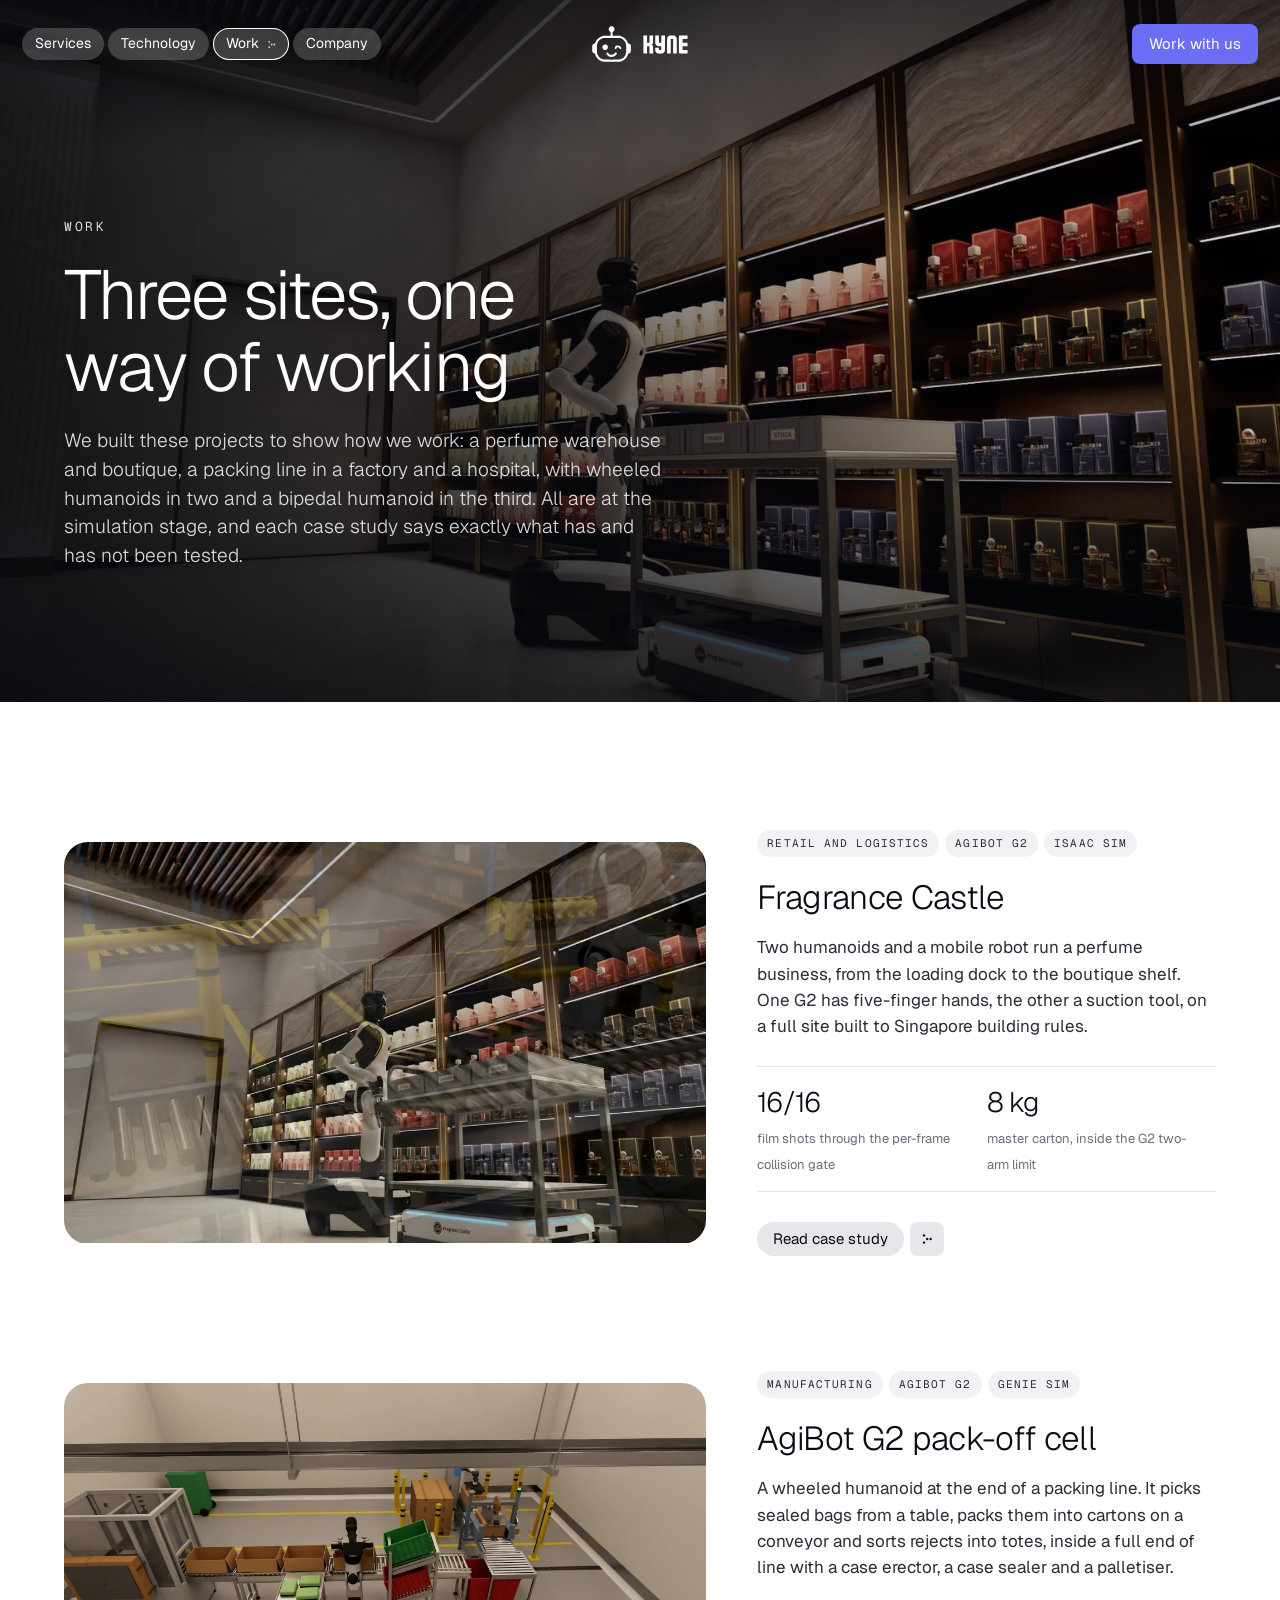
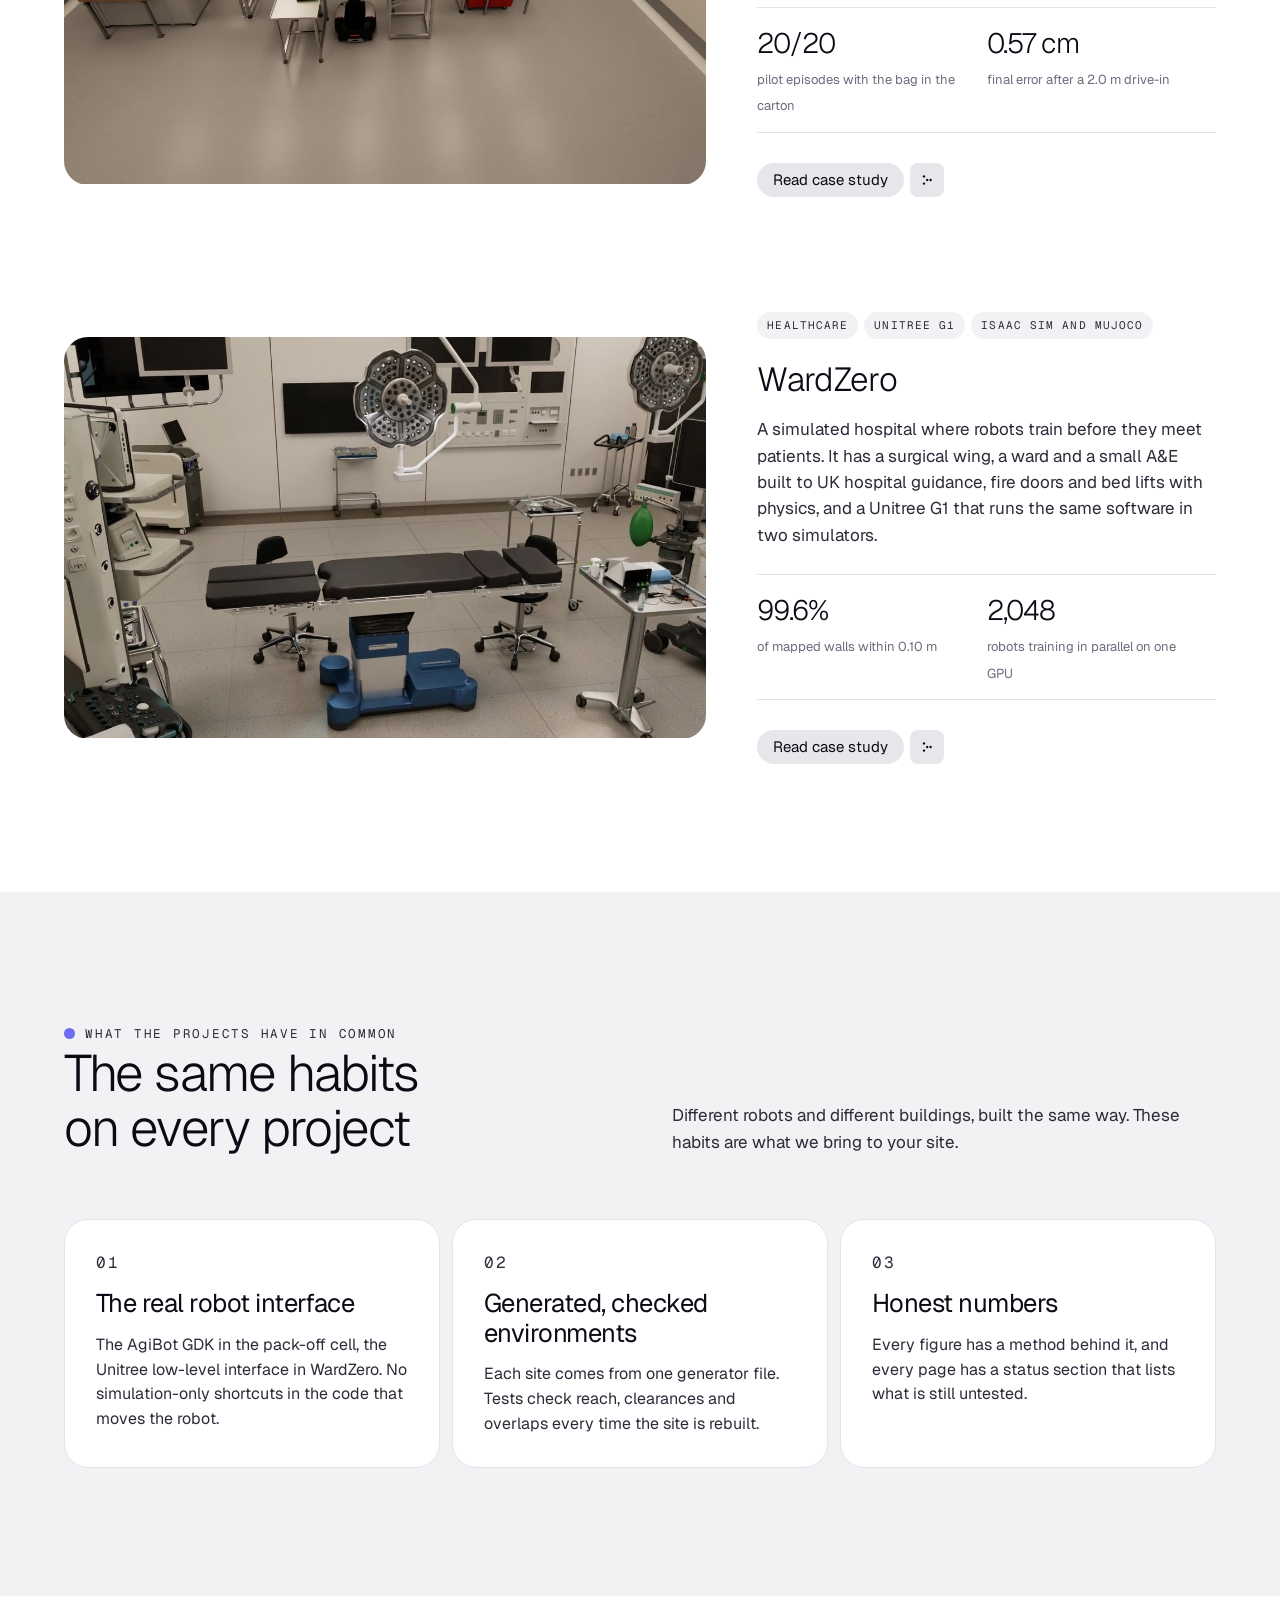
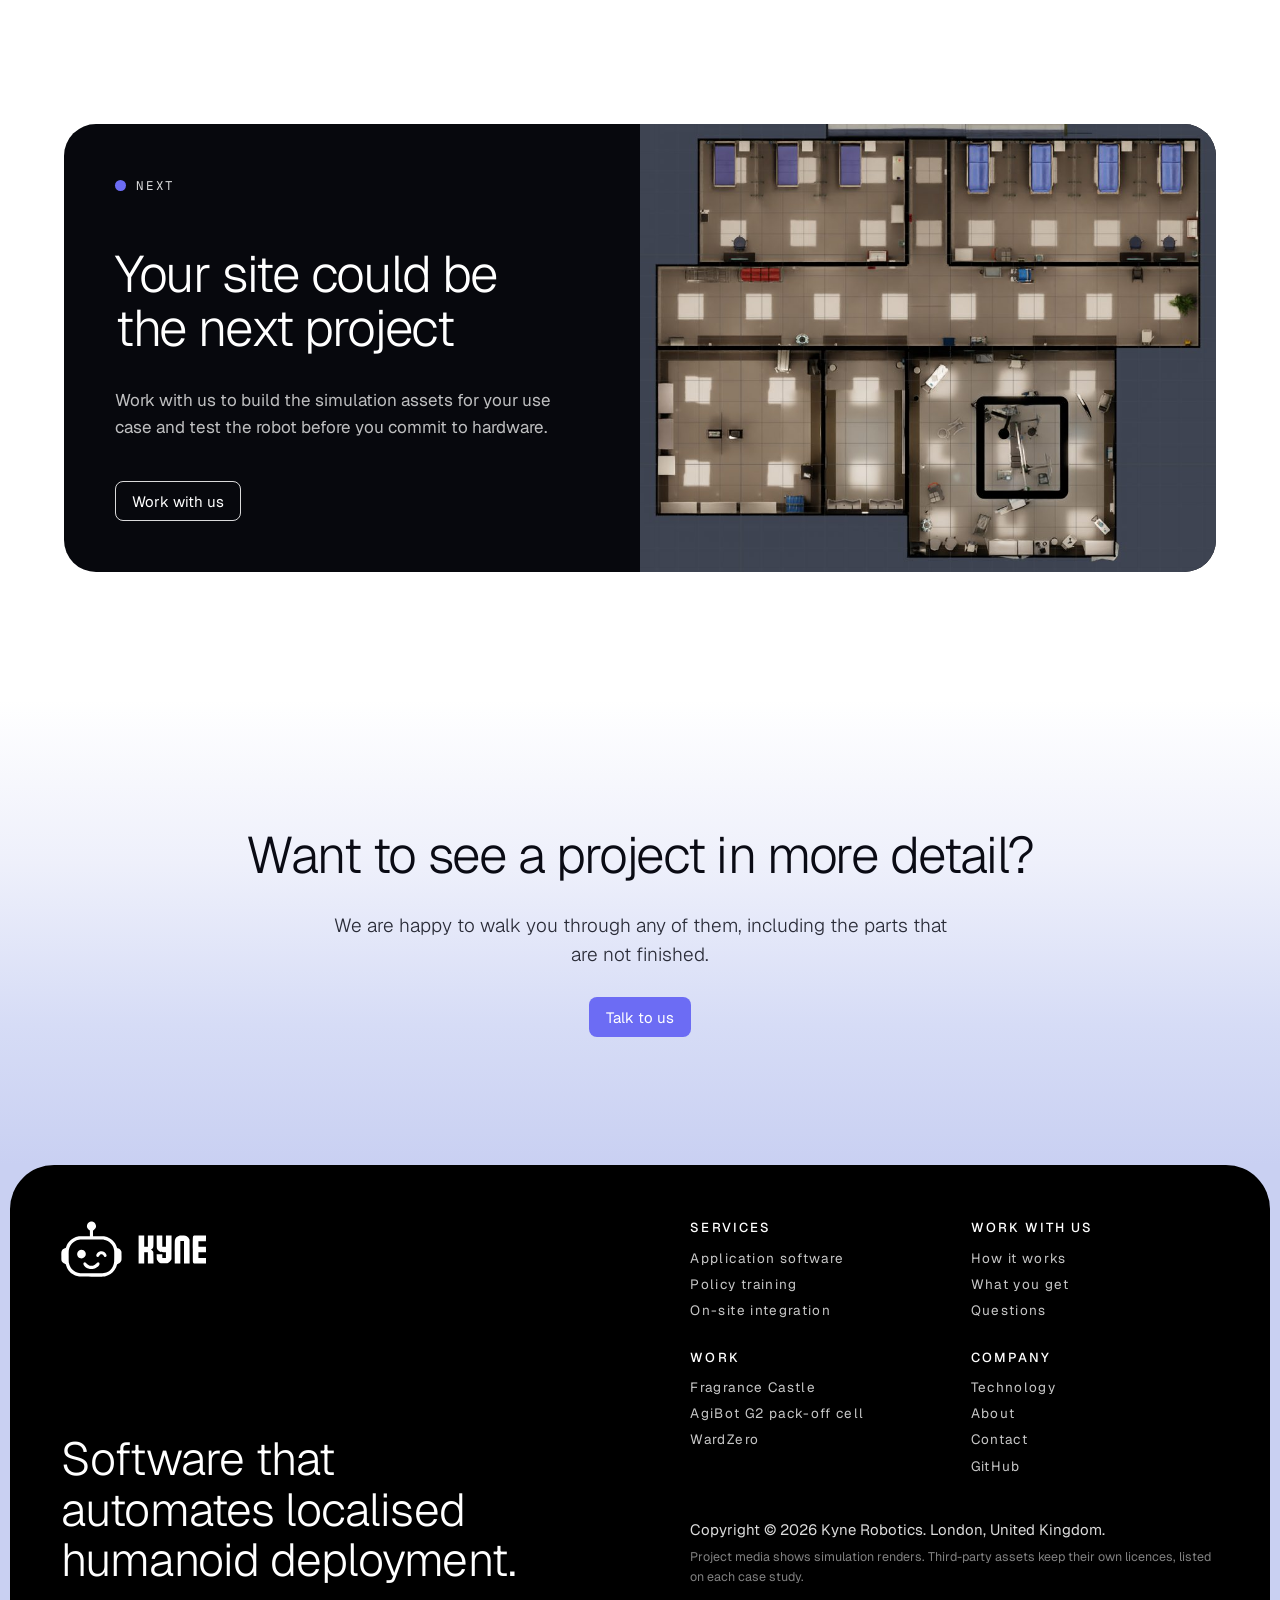
<file: work.html>
<!DOCTYPE html>
<html lang="en-GB">
<head>
  <meta charset="utf-8">
  <meta name="viewport" content="width=device-width, initial-scale=1">
  <title>Work: Kyne Robotics</title>
  <meta name="description" content="Two Kyne Robotics projects: an AgiBot G2 pack-off cell for an end-of-line packing station, and WardZero, a simulated UK hospital where a Unitree G1 trains.">
  <meta property="og:title" content="Work: Kyne Robotics">
  <meta property="og:description" content="An AgiBot G2 pack-off cell and WardZero, a simulated hospital for the Unitree G1.">
  <meta property="og:type" content="website">
  <meta property="og:image" content="https://kynerobotics.com/assets/media/home/og.jpg">
  <meta property="og:url" content="https://kynerobotics.com/work.html">
  <link rel="canonical" href="https://kynerobotics.com/work.html">
  <meta name="twitter:card" content="summary_large_image">
  <meta name="theme-color" content="#07080d">
  <link rel="icon" href="assets/img/favicon.svg" type="image/svg+xml">
  <link rel="preconnect" href="https://fonts.googleapis.com">
  <link rel="preconnect" href="https://fonts.gstatic.com" crossorigin>
  <link href="https://fonts.googleapis.com/css2?family=Geist:wght@300;400;500&family=Geist+Mono:wght@400&display=swap" rel="stylesheet">
  <link rel="stylesheet" href="assets/css/site.css">
</head>
<body data-page="work">
<!-- @header -->
<a class="skip-link" href="#main">Skip to content</a>
<header class="site-header">
  <div class="nav-slot">
    <nav class="nav" aria-label="Main">
      <a class="nav__link" data-nav="services" href="services.html">Services</a>
      <a class="nav__link" data-nav="technology" href="technology.html">Technology</a>
      <div class="nav__item">
        <a class="nav__link" data-nav="work" aria-current="page" href="work.html">Work <span class="dots" aria-hidden="true"></span></a>
        <div class="nav__menu">
          <a href="work-fragrance-castle.html">Fragrance Castle<small>Retail and logistics, perfume</small></a>
          <a href="work-packoff-cell.html">AgiBot G2 pack-off cell<small>Manufacturing, end of line</small></a>
          <a href="work-wardzero.html">WardZero<small>Healthcare, simulated hospital</small></a>
          <a href="work.html">All work<small>All three projects and how they were built</small></a>
        </div>
      </div>
      <a class="nav__link" data-nav="company" href="company.html">Company</a>
    </nav>
  </div>
  <a class="brand" href="index.html" aria-label="Kyne Robotics home">
    <svg class="brand__mark" viewBox="0 0 714 656" fill="currentColor" aria-hidden="true" focusable="false"><path fill-rule="evenodd" d="M211.5,650.5C178.8,646.0 151.8,635.0 125.1,615.3C114.5,607.5 94.8,587.2 86.8,576.0C74.9,559.2 65.4,539.0 59.4,517.7C58.0,512.6 55.9,507.5 54.7,506.2C53.6,505.0 49.8,503.1 46.3,502.0C35.2,498.6 28.9,494.9 21.4,487.5C16.5,482.7 13.1,478.2 10.7,473.4C4.5,461.1 4.0,456.3 4.0,409.3C4.0,363.2 4.5,358.6 10.0,347.3C16.5,334.0 27.0,325.6 44.2,320.0C52.2,317.4 56.0,315.6 57.2,313.9C58.2,312.6 60.1,307.6 61.4,302.9C78.4,244.0 132.6,196.0 198.2,181.8C208.2,179.7 210.3,179.6 273.5,179.6L338.5,179.5L338.8,147.5C339.1,110.8 339.3,111.4 330.7,106.3C320.0,99.9 308.8,85.7 305.2,74.0C303.1,67.0 303.2,55.4 305.4,47.1C311.4,24.9 327.3,9.9 349.5,5.3C356.3,4.0 357.8,4.0 364.8,5.4C388.3,10.2 404.7,27.1 409.6,51.9C411.0,58.9 411.1,61.5 410.1,67.4C407.8,81.8 397.4,97.0 383.6,105.9C379.9,108.3 376.7,111.3 376.1,112.8C375.3,114.6 375.1,125.7 375.2,147.5L375.5,179.5L440.5,179.6C504.5,179.6 505.7,179.7 516.0,181.9C582.4,196.4 635.2,244.0 653.0,305.2C654.3,309.4 656.2,313.8 657.4,314.9C658.5,315.9 662.9,317.8 667.0,319.0C688.9,325.4 701.4,337.3 707.7,357.6C709.3,363.0 709.5,367.7 709.5,410.0C709.5,455.3 709.4,456.7 707.3,463.5C701.3,482.3 688.5,495.0 668.9,501.5C660.1,504.5 656.7,507.5 655.5,513.7C652.6,529.5 639.0,559.6 627.7,575.2C602.0,611.0 563.0,637.3 521.3,647.0C500.2,652.0 499.1,652.0 355.2,651.9C253.9,651.8 218.3,651.5 211.5,650.5ZM485.5,612.0C510.4,610.4 526.5,606.4 544.4,597.4C557.4,590.8 567.0,583.9 578.5,572.8C604.3,548.1 619.0,515.6 623.0,475.1C624.3,461.9 624.3,361.5 623.0,349.2C619.4,314.9 606.3,286.0 583.8,262.4C562.1,239.7 535.6,225.9 502.2,219.8C490.7,217.7 488.8,217.7 357.0,217.7C225.1,217.8 223.4,217.8 211.6,219.9C188.6,224.0 166.8,232.9 149.6,245.1C118.9,267.1 97.3,302.9 91.5,341.4C90.3,349.8 90.0,362.5 90.0,408.1C90.0,465.9 90.6,479.3 94.0,496.1C99.3,522.1 113.0,549.6 129.1,566.7C156.3,595.5 186.1,609.4 226.3,611.9C244.3,613.1 467.9,613.1 485.5,612.0ZM337.6,561.5C326.6,559.4 310.1,553.7 302.3,549.3C283.1,538.6 266.6,520.4 263.0,505.9C259.6,492.4 271.9,481.0 285.3,485.0C289.8,486.3 295.5,491.7 302.3,500.8C309.1,510.0 322.4,518.6 337.0,523.2C346.6,526.2 364.8,526.4 375.0,523.6C391.0,519.2 404.4,510.5 413.3,498.8C420.1,489.7 423.8,486.4 428.9,484.9C442.1,481.0 454.3,492.6 451.0,505.9C448.3,516.7 438.8,529.4 425.7,539.8C413.7,549.4 401.7,555.1 384.1,559.7C371.7,562.9 349.6,563.7 337.6,561.5ZM228.5,437.8C213.0,434.9 198.7,422.5 193.0,407.2C185.5,387.1 190.0,365.7 204.9,351.0C229.2,327.0 266.9,332.5 284.6,362.6C287.7,367.9 291.0,380.9 291.0,387.9C290.9,420.7 261.5,444.1 228.5,437.8ZM511.5,420.5C506.8,418.0 503.4,414.3 499.9,407.6C492.5,393.8 483.9,388.3 471.3,389.3C460.4,390.1 456.5,393.5 446.1,410.3C441.7,417.6 437.9,420.3 431.5,420.8C417.9,421.9 410.2,411.0 414.5,396.4C420.1,377.2 434.0,363.2 454.0,356.7C487.2,345.8 523.6,364.6 533.3,397.7C535.9,406.5 532.4,415.7 525.0,419.5C520.6,421.8 514.8,422.2 511.5,420.5Z"/></svg>
    <svg class="brand__word" viewBox="0 0 452 191" fill="currentColor" aria-hidden="true" focusable="false"><path fill-rule="evenodd" d="M4.0,95.5L4.0,4.0L22.5,4.0L41.0,4.0L41.0,40.5L41.0,77.0L53.0,77.0L65.0,77.0L65.0,40.5L65.0,4.0L83.6,4.0L102.1,4.0L101.8,41.8C101.5,78.2 101.4,79.6 99.3,83.5C96.6,88.5 92.5,92.5 88.1,94.3C84.8,95.7 84.8,95.8 86.9,96.5C90.4,97.6 96.9,103.8 99.3,108.4C101.4,112.4 101.5,113.7 101.8,149.8L102.1,187.0L83.6,187.0L65.0,187.0L65.0,150.5L65.0,114.0L53.0,114.0L41.0,114.0L41.0,150.5L41.0,187.0L22.5,187.0L4.0,187.0L4.0,95.5ZM149.3,185.6C138.7,182.2 131.7,175.9 126.6,165.0C123.6,158.7 123.5,157.9 123.2,142.8L122.8,127.0L141.4,127.0L160.0,127.0L160.0,139.0L160.0,151.0L172.0,151.0L184.0,151.0L184.0,132.6L184.0,114.2L168.2,113.8C154.9,113.4 151.6,113.0 146.5,111.1C138.4,108.0 129.3,98.8 125.9,90.5C123.5,84.6 123.5,84.0 123.2,44.2L122.9,4.0L141.4,4.0L160.0,4.0L160.0,40.5L160.0,77.0L172.0,77.0L184.0,77.0L184.0,40.5L184.0,4.0L202.5,4.0L221.1,4.0L220.8,81.7L220.5,159.5L217.8,165.2C214.1,173.1 208.0,179.4 200.1,183.3L193.6,186.5L173.5,186.7C158.9,186.9 152.4,186.6 149.3,185.6ZM242.0,113.0C242.0,62.2 242.4,37.4 243.1,33.8C246.1,19.9 254.4,10.6 267.8,6.1C273.0,4.3 276.4,4.0 290.8,4.0C303.4,4.0 309.0,4.4 313.1,5.6C324.2,8.9 332.0,15.5 336.9,25.9L339.5,31.5L339.8,109.2L340.1,187.0L321.5,187.0L303.0,187.0L303.0,113.5L303.0,40.0L291.0,40.0L279.0,40.0L279.0,113.5L279.0,187.0L260.5,187.0L242.0,187.0L242.0,113.0ZM366.1,185.4C360.9,181.7 361.0,183.2 361.0,95.5C361.0,6.1 360.8,8.7 366.9,5.6C369.5,4.2 375.5,4.0 409.0,4.0L448.0,4.0L447.8,22.3L447.5,40.5L422.8,40.8L398.0,41.0L398.0,59.0L398.0,77.0L422.8,77.2L447.5,77.5L447.8,95.8L448.0,114.0L423.0,114.0L398.0,114.0L398.0,132.5L398.0,151.0L423.0,151.0L448.0,151.0L448.0,169.0L448.0,187.0L408.2,187.0C373.1,187.0 368.2,186.8 366.1,185.4Z"/></svg>
  </a>
  <div class="header-cta">
    <a class="btn btn--accent" href="work-with-us.html">Work with us</a>
    <button class="menu-toggle" type="button" data-menu-open aria-expanded="false" aria-controls="mobile-menu">
      <span class="menu-toggle__bars" aria-hidden="true"></span>Menu
    </button>
  </div>
</header>
<div class="mobile-menu" id="mobile-menu" aria-hidden="true" role="dialog" aria-modal="true" aria-label="Menu">
  <div class="mobile-menu__top">
    <a class="brand" href="index.html" aria-label="Kyne Robotics home">
      <svg class="brand__mark" viewBox="0 0 714 656" fill="currentColor" aria-hidden="true" focusable="false"><path fill-rule="evenodd" d="M211.5,650.5C178.8,646.0 151.8,635.0 125.1,615.3C114.5,607.5 94.8,587.2 86.8,576.0C74.9,559.2 65.4,539.0 59.4,517.7C58.0,512.6 55.9,507.5 54.7,506.2C53.6,505.0 49.8,503.1 46.3,502.0C35.2,498.6 28.9,494.9 21.4,487.5C16.5,482.7 13.1,478.2 10.7,473.4C4.5,461.1 4.0,456.3 4.0,409.3C4.0,363.2 4.5,358.6 10.0,347.3C16.5,334.0 27.0,325.6 44.2,320.0C52.2,317.4 56.0,315.6 57.2,313.9C58.2,312.6 60.1,307.6 61.4,302.9C78.4,244.0 132.6,196.0 198.2,181.8C208.2,179.7 210.3,179.6 273.5,179.6L338.5,179.5L338.8,147.5C339.1,110.8 339.3,111.4 330.7,106.3C320.0,99.9 308.8,85.7 305.2,74.0C303.1,67.0 303.2,55.4 305.4,47.1C311.4,24.9 327.3,9.9 349.5,5.3C356.3,4.0 357.8,4.0 364.8,5.4C388.3,10.2 404.7,27.1 409.6,51.9C411.0,58.9 411.1,61.5 410.1,67.4C407.8,81.8 397.4,97.0 383.6,105.9C379.9,108.3 376.7,111.3 376.1,112.8C375.3,114.6 375.1,125.7 375.2,147.5L375.5,179.5L440.5,179.6C504.5,179.6 505.7,179.7 516.0,181.9C582.4,196.4 635.2,244.0 653.0,305.2C654.3,309.4 656.2,313.8 657.4,314.9C658.5,315.9 662.9,317.8 667.0,319.0C688.9,325.4 701.4,337.3 707.7,357.6C709.3,363.0 709.5,367.7 709.5,410.0C709.5,455.3 709.4,456.7 707.3,463.5C701.3,482.3 688.5,495.0 668.9,501.5C660.1,504.5 656.7,507.5 655.5,513.7C652.6,529.5 639.0,559.6 627.7,575.2C602.0,611.0 563.0,637.3 521.3,647.0C500.2,652.0 499.1,652.0 355.2,651.9C253.9,651.8 218.3,651.5 211.5,650.5ZM485.5,612.0C510.4,610.4 526.5,606.4 544.4,597.4C557.4,590.8 567.0,583.9 578.5,572.8C604.3,548.1 619.0,515.6 623.0,475.1C624.3,461.9 624.3,361.5 623.0,349.2C619.4,314.9 606.3,286.0 583.8,262.4C562.1,239.7 535.6,225.9 502.2,219.8C490.7,217.7 488.8,217.7 357.0,217.7C225.1,217.8 223.4,217.8 211.6,219.9C188.6,224.0 166.8,232.9 149.6,245.1C118.9,267.1 97.3,302.9 91.5,341.4C90.3,349.8 90.0,362.5 90.0,408.1C90.0,465.9 90.6,479.3 94.0,496.1C99.3,522.1 113.0,549.6 129.1,566.7C156.3,595.5 186.1,609.4 226.3,611.9C244.3,613.1 467.9,613.1 485.5,612.0ZM337.6,561.5C326.6,559.4 310.1,553.7 302.3,549.3C283.1,538.6 266.6,520.4 263.0,505.9C259.6,492.4 271.9,481.0 285.3,485.0C289.8,486.3 295.5,491.7 302.3,500.8C309.1,510.0 322.4,518.6 337.0,523.2C346.6,526.2 364.8,526.4 375.0,523.6C391.0,519.2 404.4,510.5 413.3,498.8C420.1,489.7 423.8,486.4 428.9,484.9C442.1,481.0 454.3,492.6 451.0,505.9C448.3,516.7 438.8,529.4 425.7,539.8C413.7,549.4 401.7,555.1 384.1,559.7C371.7,562.9 349.6,563.7 337.6,561.5ZM228.5,437.8C213.0,434.9 198.7,422.5 193.0,407.2C185.5,387.1 190.0,365.7 204.9,351.0C229.2,327.0 266.9,332.5 284.6,362.6C287.7,367.9 291.0,380.9 291.0,387.9C290.9,420.7 261.5,444.1 228.5,437.8ZM511.5,420.5C506.8,418.0 503.4,414.3 499.9,407.6C492.5,393.8 483.9,388.3 471.3,389.3C460.4,390.1 456.5,393.5 446.1,410.3C441.7,417.6 437.9,420.3 431.5,420.8C417.9,421.9 410.2,411.0 414.5,396.4C420.1,377.2 434.0,363.2 454.0,356.7C487.2,345.8 523.6,364.6 533.3,397.7C535.9,406.5 532.4,415.7 525.0,419.5C520.6,421.8 514.8,422.2 511.5,420.5Z"/></svg>
      <svg class="brand__word" viewBox="0 0 452 191" fill="currentColor" aria-hidden="true" focusable="false"><path fill-rule="evenodd" d="M4.0,95.5L4.0,4.0L22.5,4.0L41.0,4.0L41.0,40.5L41.0,77.0L53.0,77.0L65.0,77.0L65.0,40.5L65.0,4.0L83.6,4.0L102.1,4.0L101.8,41.8C101.5,78.2 101.4,79.6 99.3,83.5C96.6,88.5 92.5,92.5 88.1,94.3C84.8,95.7 84.8,95.8 86.9,96.5C90.4,97.6 96.9,103.8 99.3,108.4C101.4,112.4 101.5,113.7 101.8,149.8L102.1,187.0L83.6,187.0L65.0,187.0L65.0,150.5L65.0,114.0L53.0,114.0L41.0,114.0L41.0,150.5L41.0,187.0L22.5,187.0L4.0,187.0L4.0,95.5ZM149.3,185.6C138.7,182.2 131.7,175.9 126.6,165.0C123.6,158.7 123.5,157.9 123.2,142.8L122.8,127.0L141.4,127.0L160.0,127.0L160.0,139.0L160.0,151.0L172.0,151.0L184.0,151.0L184.0,132.6L184.0,114.2L168.2,113.8C154.9,113.4 151.6,113.0 146.5,111.1C138.4,108.0 129.3,98.8 125.9,90.5C123.5,84.6 123.5,84.0 123.2,44.2L122.9,4.0L141.4,4.0L160.0,4.0L160.0,40.5L160.0,77.0L172.0,77.0L184.0,77.0L184.0,40.5L184.0,4.0L202.5,4.0L221.1,4.0L220.8,81.7L220.5,159.5L217.8,165.2C214.1,173.1 208.0,179.4 200.1,183.3L193.6,186.5L173.5,186.7C158.9,186.9 152.4,186.6 149.3,185.6ZM242.0,113.0C242.0,62.2 242.4,37.4 243.1,33.8C246.1,19.9 254.4,10.6 267.8,6.1C273.0,4.3 276.4,4.0 290.8,4.0C303.4,4.0 309.0,4.4 313.1,5.6C324.2,8.9 332.0,15.5 336.9,25.9L339.5,31.5L339.8,109.2L340.1,187.0L321.5,187.0L303.0,187.0L303.0,113.5L303.0,40.0L291.0,40.0L279.0,40.0L279.0,113.5L279.0,187.0L260.5,187.0L242.0,187.0L242.0,113.0ZM366.1,185.4C360.9,181.7 361.0,183.2 361.0,95.5C361.0,6.1 360.8,8.7 366.9,5.6C369.5,4.2 375.5,4.0 409.0,4.0L448.0,4.0L447.8,22.3L447.5,40.5L422.8,40.8L398.0,41.0L398.0,59.0L398.0,77.0L422.8,77.2L447.5,77.5L447.8,95.8L448.0,114.0L423.0,114.0L398.0,114.0L398.0,132.5L398.0,151.0L423.0,151.0L448.0,151.0L448.0,169.0L448.0,187.0L408.2,187.0C373.1,187.0 368.2,186.8 366.1,185.4Z"/></svg>
    </a>
    <button class="mobile-menu__close" type="button" data-menu-close>Close</button>
  </div>
  <nav aria-label="Mobile">
    <a href="services.html">Services</a>
    <a href="technology.html">Technology</a>
    <a href="work.html">Work</a>
    <a class="sub" href="work-fragrance-castle.html">Fragrance Castle</a>
    <a class="sub" href="work-packoff-cell.html">AgiBot G2 pack-off cell</a>
    <a class="sub" href="work-wardzero.html">WardZero</a>
    <a href="company.html">Company</a>
    <a href="contact.html">Contact</a>
  </nav>
  <a class="btn btn--accent" href="work-with-us.html">Work with us</a>
</div>
<!-- /@header -->

<main id="main">

  <section class="hero hero--sub" aria-labelledby="hero-title">
    <div class="hero__media"><img src="assets/media/fragrance/boutique.jpg" alt=""></div>
    <div class="hero__inner">
      <div class="wrap">
        <div class="hero__content">
          <p class="eyebrow eyebrow--plain eyebrow--light">Work</p>
          <h1 class="display" id="hero-title">Three sites, one way of working</h1>
          <p class="hero__lead">We built these projects to show how we work: a perfume warehouse and boutique, a packing line in a factory and a hospital, with wheeled humanoids in two and a bipedal humanoid in the third. All are at the simulation stage, and each case study says exactly what has and has not been tested.</p>
        </div>
      </div>
    </div>
  </section>

  <section class="section" aria-label="Case studies">
    <div class="wrap">

      <a class="work-row" href="work-fragrance-castle.html">
        <div class="work-row__media" data-reveal>
          <video data-autoplay muted loop playsinline preload="none" poster="assets/media/fragrance/hero.jpg" aria-label="G2-S picks perfume in a rack aisle, G2-H packs at the sealer line, and the camera pulls back from the boutique">
            <source src="assets/media/fragrance/hero.mp4" type="video/mp4">
          </video>
        </div>
        <div data-reveal>
          <div class="work-row__tags"><span class="tag">Retail and logistics</span><span class="tag">AgiBot G2</span><span class="tag">Isaac Sim</span></div>
          <h2 class="h3">Fragrance Castle</h2>
          <p>Two humanoids and a mobile robot run a perfume business, from the loading dock to the boutique shelf. One G2 has five-finger hands, the other a suction tool, on a full site built to Singapore building rules.</p>
          <div class="mini-stats">
            <div><strong>16/16</strong><span>film shots through the per-frame collision gate</span></div>
            <div><strong>8 kg</strong><span>master carton, inside the G2 two-arm limit</span></div>
          </div>
          <span class="pill-link"><span class="pill-link__label">Read case study</span><span class="pill-link__icon"><span class="dots" aria-hidden="true"></span></span></span>
        </div>
      </a>

      <a class="work-row" href="work-packoff-cell.html">
        <div class="work-row__media" data-reveal>
          <video data-autoplay muted loop playsinline preload="none" poster="assets/media/packoff/01_packing_overview.jpg" aria-label="The AgiBot G2 drives into the U-shaped cell, turns to the pick table, the carton on the conveyor and the sort rack">
            <source src="assets/media/packoff/01_packing_overview.mp4" type="video/mp4">
          </video>
        </div>
        <div data-reveal>
          <div class="work-row__tags"><span class="tag">Manufacturing</span><span class="tag">AgiBot G2</span><span class="tag">Genie Sim</span></div>
          <h2 class="h3">AgiBot G2 pack-off cell</h2>
          <p>A wheeled humanoid at the end of a packing line. It picks sealed bags from a table, packs them into cartons on a conveyor and sorts rejects into totes, inside a full end of line with a case erector, a case sealer and a palletiser.</p>
          <div class="mini-stats">
            <div><strong>20/20</strong><span>pilot episodes with the bag in the carton</span></div>
            <div><strong>0.57 cm</strong><span>final error after a 2.0 m drive-in</span></div>
          </div>
          <span class="pill-link"><span class="pill-link__label">Read case study</span><span class="pill-link__icon"><span class="dots" aria-hidden="true"></span></span></span>
        </div>
      </a>

      <a class="work-row" href="work-wardzero.html">
        <div class="work-row__media" data-reveal>
          <video data-autoplay muted loop playsinline preload="none" poster="assets/media/wardzero/01_hospital_environment.jpg" aria-label="A camera moves through the simulated hospital and surgical wing">
            <source src="assets/media/wardzero/01_hospital_environment.mp4" type="video/mp4">
          </video>
        </div>
        <div data-reveal>
          <div class="work-row__tags"><span class="tag">Healthcare</span><span class="tag">Unitree G1</span><span class="tag">Isaac Sim and MuJoCo</span></div>
          <h2 class="h3">WardZero</h2>
          <p>A simulated hospital where robots train before they meet patients. It has a surgical wing, a ward and a small A&amp;E built to UK hospital guidance, fire doors and bed lifts with physics, and a Unitree G1 that runs the same software in two simulators.</p>
          <div class="mini-stats">
            <div><strong>99.6%</strong><span>of mapped walls within 0.10 m</span></div>
            <div><strong>2,048</strong><span>robots training in parallel on one GPU</span></div>
          </div>
          <span class="pill-link"><span class="pill-link__label">Read case study</span><span class="pill-link__icon"><span class="dots" aria-hidden="true"></span></span></span>
        </div>
      </a>

    </div>
  </section>

  <section class="section section--surface" aria-labelledby="common-title">
    <div class="wrap">
      <div class="section-head">
        <div>
          <p class="eyebrow">What the projects have in common</p>
          <h2 class="h2" id="common-title">The same habits on every project</h2>
        </div>
        <p>Different robots and different buildings, built the same way. These habits are what we bring to your site.</p>
      </div>
      <div class="grid-3">
        <article class="info-card info-card--white" data-reveal>
          <p class="info-card__num">01</p>
          <h3>The real robot interface</h3>
          <p>The AgiBot GDK in the pack-off cell, the Unitree low-level interface in WardZero. No simulation-only shortcuts in the code that moves the robot.</p>
        </article>
        <article class="info-card info-card--white" data-reveal>
          <p class="info-card__num">02</p>
          <h3>Generated, checked environments</h3>
          <p>Each site comes from one generator file. Tests check reach, clearances and overlaps every time the site is rebuilt.</p>
        </article>
        <article class="info-card info-card--white" data-reveal>
          <p class="info-card__num">03</p>
          <h3>Honest numbers</h3>
          <p>Every figure has a method behind it, and every page has a status section that lists what is still untested.</p>
        </article>
      </div>
    </div>
  </section>

  <section class="section" aria-label="Your site">
    <div class="wrap">
      <a class="next-card" href="work-with-us.html" data-reveal>
        <div class="next-card__text">
          <p class="eyebrow eyebrow--light">Next</p>
          <div>
            <h2 class="h2">Your site could be the next project</h2>
            <p class="mt-m" style="color:rgba(255,255,255,.74);max-width:460px">Work with us to build the simulation assets for your use case and test the robot before you commit to hardware.</p>
          </div>
          <span class="btn btn--outline" style="align-self:flex-start">Work with us</span>
        </div>
        <div class="next-card__media"><img src="assets/media/wardzero/wing_plan.jpg" alt="Plan of the simulated surgical wing, with pre-operative bays, a corridor, a sterile store, a scrub room and an operating theatre" loading="lazy"></div>
      </a>
    </div>
  </section>

  <section class="section section--wash-end cta-band" aria-labelledby="cta-title">
    <div class="wrap">
      <h2 class="h2" id="cta-title" data-reveal>Want to see a project in more detail?</h2>
      <p data-reveal>We are happy to walk you through any of them, including the parts that are not finished.</p>
      <div class="actions" data-reveal>
        <a class="btn btn--accent" href="contact.html">Talk to us</a>
      </div>
    </div>
  </section>

</main>

<!-- @footer -->
<footer class="site-footer">
  <div class="site-footer__inner">
    <div class="site-footer__left">
      <a class="site-footer__brand" href="index.html" aria-label="Kyne Robotics home"><svg class="site-footer__mark" viewBox="0 0 714 656" fill="currentColor" aria-hidden="true" focusable="false"><path fill-rule="evenodd" d="M211.5,650.5C178.8,646.0 151.8,635.0 125.1,615.3C114.5,607.5 94.8,587.2 86.8,576.0C74.9,559.2 65.4,539.0 59.4,517.7C58.0,512.6 55.9,507.5 54.7,506.2C53.6,505.0 49.8,503.1 46.3,502.0C35.2,498.6 28.9,494.9 21.4,487.5C16.5,482.7 13.1,478.2 10.7,473.4C4.5,461.1 4.0,456.3 4.0,409.3C4.0,363.2 4.5,358.6 10.0,347.3C16.5,334.0 27.0,325.6 44.2,320.0C52.2,317.4 56.0,315.6 57.2,313.9C58.2,312.6 60.1,307.6 61.4,302.9C78.4,244.0 132.6,196.0 198.2,181.8C208.2,179.7 210.3,179.6 273.5,179.6L338.5,179.5L338.8,147.5C339.1,110.8 339.3,111.4 330.7,106.3C320.0,99.9 308.8,85.7 305.2,74.0C303.1,67.0 303.2,55.4 305.4,47.1C311.4,24.9 327.3,9.9 349.5,5.3C356.3,4.0 357.8,4.0 364.8,5.4C388.3,10.2 404.7,27.1 409.6,51.9C411.0,58.9 411.1,61.5 410.1,67.4C407.8,81.8 397.4,97.0 383.6,105.9C379.9,108.3 376.7,111.3 376.1,112.8C375.3,114.6 375.1,125.7 375.2,147.5L375.5,179.5L440.5,179.6C504.5,179.6 505.7,179.7 516.0,181.9C582.4,196.4 635.2,244.0 653.0,305.2C654.3,309.4 656.2,313.8 657.4,314.9C658.5,315.9 662.9,317.8 667.0,319.0C688.9,325.4 701.4,337.3 707.7,357.6C709.3,363.0 709.5,367.7 709.5,410.0C709.5,455.3 709.4,456.7 707.3,463.5C701.3,482.3 688.5,495.0 668.9,501.5C660.1,504.5 656.7,507.5 655.5,513.7C652.6,529.5 639.0,559.6 627.7,575.2C602.0,611.0 563.0,637.3 521.3,647.0C500.2,652.0 499.1,652.0 355.2,651.9C253.9,651.8 218.3,651.5 211.5,650.5ZM485.5,612.0C510.4,610.4 526.5,606.4 544.4,597.4C557.4,590.8 567.0,583.9 578.5,572.8C604.3,548.1 619.0,515.6 623.0,475.1C624.3,461.9 624.3,361.5 623.0,349.2C619.4,314.9 606.3,286.0 583.8,262.4C562.1,239.7 535.6,225.9 502.2,219.8C490.7,217.7 488.8,217.7 357.0,217.7C225.1,217.8 223.4,217.8 211.6,219.9C188.6,224.0 166.8,232.9 149.6,245.1C118.9,267.1 97.3,302.9 91.5,341.4C90.3,349.8 90.0,362.5 90.0,408.1C90.0,465.9 90.6,479.3 94.0,496.1C99.3,522.1 113.0,549.6 129.1,566.7C156.3,595.5 186.1,609.4 226.3,611.9C244.3,613.1 467.9,613.1 485.5,612.0ZM337.6,561.5C326.6,559.4 310.1,553.7 302.3,549.3C283.1,538.6 266.6,520.4 263.0,505.9C259.6,492.4 271.9,481.0 285.3,485.0C289.8,486.3 295.5,491.7 302.3,500.8C309.1,510.0 322.4,518.6 337.0,523.2C346.6,526.2 364.8,526.4 375.0,523.6C391.0,519.2 404.4,510.5 413.3,498.8C420.1,489.7 423.8,486.4 428.9,484.9C442.1,481.0 454.3,492.6 451.0,505.9C448.3,516.7 438.8,529.4 425.7,539.8C413.7,549.4 401.7,555.1 384.1,559.7C371.7,562.9 349.6,563.7 337.6,561.5ZM228.5,437.8C213.0,434.9 198.7,422.5 193.0,407.2C185.5,387.1 190.0,365.7 204.9,351.0C229.2,327.0 266.9,332.5 284.6,362.6C287.7,367.9 291.0,380.9 291.0,387.9C290.9,420.7 261.5,444.1 228.5,437.8ZM511.5,420.5C506.8,418.0 503.4,414.3 499.9,407.6C492.5,393.8 483.9,388.3 471.3,389.3C460.4,390.1 456.5,393.5 446.1,410.3C441.7,417.6 437.9,420.3 431.5,420.8C417.9,421.9 410.2,411.0 414.5,396.4C420.1,377.2 434.0,363.2 454.0,356.7C487.2,345.8 523.6,364.6 533.3,397.7C535.9,406.5 532.4,415.7 525.0,419.5C520.6,421.8 514.8,422.2 511.5,420.5Z"/></svg><svg class="site-footer__wordmark" viewBox="0 0 452 191" fill="currentColor" aria-hidden="true" focusable="false"><path fill-rule="evenodd" d="M4.0,95.5L4.0,4.0L22.5,4.0L41.0,4.0L41.0,40.5L41.0,77.0L53.0,77.0L65.0,77.0L65.0,40.5L65.0,4.0L83.6,4.0L102.1,4.0L101.8,41.8C101.5,78.2 101.4,79.6 99.3,83.5C96.6,88.5 92.5,92.5 88.1,94.3C84.8,95.7 84.8,95.8 86.9,96.5C90.4,97.6 96.9,103.8 99.3,108.4C101.4,112.4 101.5,113.7 101.8,149.8L102.1,187.0L83.6,187.0L65.0,187.0L65.0,150.5L65.0,114.0L53.0,114.0L41.0,114.0L41.0,150.5L41.0,187.0L22.5,187.0L4.0,187.0L4.0,95.5ZM149.3,185.6C138.7,182.2 131.7,175.9 126.6,165.0C123.6,158.7 123.5,157.9 123.2,142.8L122.8,127.0L141.4,127.0L160.0,127.0L160.0,139.0L160.0,151.0L172.0,151.0L184.0,151.0L184.0,132.6L184.0,114.2L168.2,113.8C154.9,113.4 151.6,113.0 146.5,111.1C138.4,108.0 129.3,98.8 125.9,90.5C123.5,84.6 123.5,84.0 123.2,44.2L122.9,4.0L141.4,4.0L160.0,4.0L160.0,40.5L160.0,77.0L172.0,77.0L184.0,77.0L184.0,40.5L184.0,4.0L202.5,4.0L221.1,4.0L220.8,81.7L220.5,159.5L217.8,165.2C214.1,173.1 208.0,179.4 200.1,183.3L193.6,186.5L173.5,186.7C158.9,186.9 152.4,186.6 149.3,185.6ZM242.0,113.0C242.0,62.2 242.4,37.4 243.1,33.8C246.1,19.9 254.4,10.6 267.8,6.1C273.0,4.3 276.4,4.0 290.8,4.0C303.4,4.0 309.0,4.4 313.1,5.6C324.2,8.9 332.0,15.5 336.9,25.9L339.5,31.5L339.8,109.2L340.1,187.0L321.5,187.0L303.0,187.0L303.0,113.5L303.0,40.0L291.0,40.0L279.0,40.0L279.0,113.5L279.0,187.0L260.5,187.0L242.0,187.0L242.0,113.0ZM366.1,185.4C360.9,181.7 361.0,183.2 361.0,95.5C361.0,6.1 360.8,8.7 366.9,5.6C369.5,4.2 375.5,4.0 409.0,4.0L448.0,4.0L447.8,22.3L447.5,40.5L422.8,40.8L398.0,41.0L398.0,59.0L398.0,77.0L422.8,77.2L447.5,77.5L447.8,95.8L448.0,114.0L423.0,114.0L398.0,114.0L398.0,132.5L398.0,151.0L423.0,151.0L448.0,151.0L448.0,169.0L448.0,187.0L408.2,187.0C373.1,187.0 368.2,186.8 366.1,185.4Z"/></svg></a>
      <p class="site-footer__line">Software that automates localised humanoid deployment.</p>
    </div>
    <div class="site-footer__right">
      <div class="footer-cols">
        <div>
          <h2><a href="services.html">Services</a></h2>
          <ul>
            <li><a href="services.html#applications">Application software</a></li>
            <li><a href="services.html#policies">Policy training</a></li>
            <li><a href="services.html#integration">On-site integration</a></li>
          </ul>
        </div>
        <div>
          <h2><a href="work-with-us.html">Work with us</a></h2>
          <ul>
            <li><a href="work-with-us.html#study">How it works</a></li>
            <li><a href="work-with-us.html#deliverables">What you get</a></li>
            <li><a href="work-with-us.html#faq">Questions</a></li>
          </ul>
        </div>
        <div>
          <h2><a href="work.html">Work</a></h2>
          <ul>
            <li><a href="work-fragrance-castle.html">Fragrance Castle</a></li>
            <li><a href="work-packoff-cell.html">AgiBot G2 pack-off cell</a></li>
            <li><a href="work-wardzero.html">WardZero</a></li>
          </ul>
        </div>
        <div>
          <h2><a href="company.html">Company</a></h2>
          <ul>
            <li><a href="technology.html">Technology</a></li>
            <li><a href="company.html">About</a></li>
            <li><a href="contact.html">Contact</a></li>
            <li><a href="https://github.com/Bkrakshith">GitHub</a></li>
          </ul>
        </div>
      </div>
      <p class="site-footer__legal">Copyright &copy; 2026 Kyne Robotics. London, United Kingdom.
        <span>Project media shows simulation renders. Third-party assets keep their own licences, listed on each case study.</span></p>
    </div>
  </div>
</footer>
<script src="assets/js/site.js" defer></script>
<!-- /@footer -->
</body>
</html>
</file>
<file: assets/css/site.css>
/* Kyne Robotics site styles.
   Layout language: full-bleed dark hero, glass pill navigation, mono eyebrow labels,
   light display type, rounded media cards, soft periwinkle washes, black footer. */

:root {
  --ink: #0a0b14;
  --ink-2: #2a2c38;
  --muted: #6a6d7c;
  --line: #e3e4eb;
  --surface: #f2f2f5;
  --pill: #e7e7eb;
  --pill-hover: #dcdce2;
  --tile: #e3e3e7;
  --accent: #6c6cf4;
  --accent-hover: #5a5ae6;
  --accent-ink: #ffffff;
  --night: #07080d;

  --wash: linear-gradient(180deg, #ffffff 0%, #e9ecfb 16%, #c4cff3 42%, #c6c4e8 60%, #e9ebfa 84%, #ffffff 100%);
  --wash-soft: linear-gradient(180deg, #ffffff 0%, #eef0fb 40%, #e3e7fa 70%, #ffffff 100%);

  --font: "Geist", ui-sans-serif, system-ui, -apple-system, "Segoe UI", Roboto, sans-serif;
  --mono: "Geist Mono", ui-monospace, SFMono-Regular, Menlo, Consolas, monospace;

  --gutter: clamp(16px, 5vw, 100px);
  --maxw: 1440px;
  --r-xl: 32px;
  --r-lg: 24px;
  --r-md: 18px;
  --r-sm: 8px;
  --header-h: 88px;
}

*, *::before, *::after { box-sizing: border-box; }

html { -webkit-text-size-adjust: 100%; scroll-behavior: smooth; }
@media (prefers-reduced-motion: reduce) { html { scroll-behavior: auto; } }

body {
  margin: 0;
  background: #ffffff;
  color: var(--ink);
  font-family: var(--font);
  font-weight: 400;
  font-size: 17px;
  line-height: 1.55;
  -webkit-font-smoothing: antialiased;
  -moz-osx-font-smoothing: grayscale;
  overflow-x: hidden;
}

img, video, svg { display: block; max-width: 100%; }
a { color: inherit; }
p { margin: 0 0 1em; }
h1, h2, h3, h4 { margin: 0; font-weight: 300; letter-spacing: -0.02em; line-height: 1.08; text-wrap: balance; }
ul, ol { margin: 0; padding: 0; }
button { font: inherit; }

:focus-visible { outline: 2px solid var(--accent); outline-offset: 3px; border-radius: 6px; }

.skip-link {
  position: absolute; left: 16px; top: -60px; z-index: 100;
  background: var(--ink); color: #fff; padding: 10px 16px; border-radius: var(--r-sm);
  text-decoration: none; transition: top .2s;
}
.skip-link:focus { top: 16px; }

.visually-hidden {
  position: absolute !important; width: 1px; height: 1px; overflow: hidden;
  clip: rect(0 0 0 0); white-space: nowrap; border: 0; padding: 0; margin: -1px;
}

.wrap { width: 100%; max-width: var(--maxw); margin: 0 auto; padding: 0 var(--gutter); }
.wrap--narrow { max-width: 1040px; }

.section { padding: clamp(72px, 10vw, 140px) 0; }
.section--tight { padding: clamp(48px, 7vw, 96px) 0; }
.section--wash { background: var(--wash); }
.section--wash-soft { background: var(--wash-soft); }
.section--surface { background: var(--surface); }
/* Pages end on this wash, so the footer's rounded corners sit on lavender */
.section--wash-end { background: linear-gradient(180deg, #ffffff 0%, #eef0fb 35%, #d6dcf6 70%, #c9d0f2 100%); }

/* ---------- Type ---------- */

.eyebrow {
  display: inline-flex; align-items: center; gap: 10px;
  font-family: var(--mono); font-size: 12.5px; font-weight: 400;
  letter-spacing: .14em; text-transform: uppercase; color: var(--ink-2);
  margin: 0 0 28px;
}
.eyebrow::before {
  content: ""; width: 11px; height: 11px; border-radius: 50%; background: var(--accent); flex: none;
}
.eyebrow--plain::before { display: none; }
.eyebrow--light { color: rgba(255, 255, 255, .86); }

.display {
  font-size: clamp(40px, 5.4vw, 78px);
  font-weight: 300; line-height: 1.04; letter-spacing: -0.03em;
}
.h2 { font-size: clamp(32px, 4vw, 58px); line-height: 1.06; letter-spacing: -0.028em; }
.h3 { font-size: clamp(26px, 2.6vw, 38px); line-height: 1.12; }
.h4 { font-size: 22px; line-height: 1.25; font-weight: 400; letter-spacing: -0.01em; }

.lead { font-size: clamp(19px, 1.7vw, 24px); font-weight: 300; line-height: 1.45; color: var(--ink-2); }
.muted { color: var(--muted); }
.mono { font-family: var(--mono); letter-spacing: .04em; }
.center { text-align: center; }

.statement { max-width: 1080px; margin: 0 auto; text-align: center; }
.statement .h2 { margin-bottom: 28px; }
.statement p { text-wrap: pretty; font-size: clamp(17px, 1.4vw, 20px); font-weight: 300; color: var(--muted); max-width: 640px; margin: 0 auto; }

/* ---------- Buttons ---------- */

.btn {
  display: inline-flex; align-items: center; gap: 10px;
  min-height: 40px; padding: 0 16px; border-radius: var(--r-sm);
  font-size: 15px; font-weight: 400; text-decoration: none; cursor: pointer;
  border: 1px solid transparent; transition: background .2s, color .2s, border-color .2s, transform .2s;
  white-space: nowrap;
}
.btn--accent { background: var(--accent); color: var(--accent-ink); }
.btn--accent:hover { background: var(--accent-hover); }
.btn--outline { border-color: rgba(255, 255, 255, .85); color: #fff; background: transparent; }
.btn--outline:hover { background: rgba(255, 255, 255, .12); }
.btn--outline.btn--round { border-radius: 999px; }
.btn--ink { background: var(--ink); color: #fff; }
.btn--ink:hover { background: #22242f; }

/* Grey pill link with a separate dotted-arrow tile */
.pill-link {
  display: inline-flex; align-items: stretch; gap: 6px; text-decoration: none; color: var(--ink);
  font-size: 15px;
}
.pill-link__label {
  display: inline-flex; align-items: center; padding: 0 16px; min-height: 34px;
  background: var(--pill); border-radius: 999px; transition: background .2s;
}
.pill-link__icon {
  display: inline-flex; align-items: center; justify-content: center;
  width: 34px; min-height: 34px; background: var(--pill); border-radius: 8px; transition: background .2s, transform .2s;
}
.pill-link:hover .pill-link__label, .pill-link:hover .pill-link__icon { background: var(--pill-hover); }
.pill-link:hover .pill-link__icon { transform: translateX(2px); }
.pill-link--lg { font-size: 17px; }
.pill-link--lg .pill-link__label { min-height: 42px; padding: 0 20px; }
.pill-link--lg .pill-link__icon { width: 42px; min-height: 42px; }
.pill-link--inline .pill-link__icon { display: none; }

.dots {
  display: inline-block; width: 12px; height: 12px; flex: none; background: currentColor;
  -webkit-mask: url("data:image/svg+xml,%3Csvg xmlns='http://www.w3.org/2000/svg' viewBox='0 0 12 12'%3E%3Ccircle cx='3' cy='2.4' r='1.2'/%3E%3Ccircle cx='6.2' cy='6' r='1.2'/%3E%3Ccircle cx='3' cy='9.6' r='1.2'/%3E%3Ccircle cx='9.6' cy='6' r='1.2'/%3E%3C/svg%3E") center / contain no-repeat;
          mask: url("data:image/svg+xml,%3Csvg xmlns='http://www.w3.org/2000/svg' viewBox='0 0 12 12'%3E%3Ccircle cx='3' cy='2.4' r='1.2'/%3E%3Ccircle cx='6.2' cy='6' r='1.2'/%3E%3Ccircle cx='3' cy='9.6' r='1.2'/%3E%3Ccircle cx='9.6' cy='6' r='1.2'/%3E%3C/svg%3E") center / contain no-repeat;
}

.actions { display: flex; flex-wrap: wrap; gap: 12px; align-items: center; }

/* ---------- Header ---------- */

.site-header {
  position: fixed; inset: 0 0 auto 0; z-index: 50;
  height: var(--header-h);
  display: grid; grid-template-columns: 1fr auto 1fr; align-items: center;
  padding: 0 clamp(16px, 1.7vw, 24px);
  color: #fff;
  transition: color .3s, background .3s, box-shadow .3s;
}
.site-header.is-solid {
  color: var(--ink);
  background: rgba(255, 255, 255, .78);
  -webkit-backdrop-filter: saturate(160%) blur(16px);
          backdrop-filter: saturate(160%) blur(16px);
  box-shadow: 0 1px 0 rgba(10, 11, 20, .06);
  height: 72px;
}

.nav { display: flex; gap: 4px; align-items: center; }
.nav__item { position: relative; }
.nav__link {
  display: inline-flex; align-items: center; gap: 8px;
  min-height: 32px; padding: 0 13px; border-radius: 999px;
  font-size: 14px; text-decoration: none; color: inherit;
  background: rgba(255, 255, 255, .2);
  -webkit-backdrop-filter: blur(10px); backdrop-filter: blur(10px);
  border: 0; cursor: pointer; transition: background .2s;
}
.nav__link:hover { background: rgba(255, 255, 255, .32); }
.site-header.is-solid .nav__link { background: var(--pill); }
.site-header.is-solid .nav__link:hover { background: var(--pill-hover); }
.nav__link[aria-current="page"] { box-shadow: inset 0 0 0 1px currentColor; }
.nav__link .dots { width: 9px; height: 9px; opacity: .8; }

.nav__menu {
  position: absolute; top: calc(100% + 8px); left: 0; min-width: 260px;
  padding: 8px; border-radius: 16px; background: rgba(255, 255, 255, .96); color: var(--ink);
  box-shadow: 0 18px 50px rgba(10, 11, 20, .16);
  opacity: 0; visibility: hidden; transform: translateY(-4px);
  transition: opacity .18s, transform .18s, visibility .18s;
}
.nav__item:hover .nav__menu, .nav__item:focus-within .nav__menu { opacity: 1; visibility: visible; transform: none; }
.nav__menu a {
  display: block; padding: 10px 12px; border-radius: 10px; text-decoration: none; font-size: 14px;
}
.nav__menu a:hover { background: var(--surface); }
.nav__menu small { display: block; color: var(--muted); font-size: 12.5px; }

.brand {
  display: inline-flex; align-items: center; gap: 12px; text-decoration: none; color: inherit;
  justify-self: center;
}
.brand__mark { width: auto; height: 36px; }
.brand__word { width: auto; height: 19px; }

.header-cta { justify-self: end; display: flex; gap: 8px; align-items: center; }

.menu-toggle {
  display: none; align-items: center; gap: 8px; min-height: 36px; padding: 0 14px;
  border-radius: 999px; border: 0; color: inherit; cursor: pointer;
  background: rgba(255, 255, 255, .2); -webkit-backdrop-filter: blur(10px); backdrop-filter: blur(10px);
  font-size: 14px;
}
.site-header.is-solid .menu-toggle { background: var(--pill); }
.menu-toggle__bars { width: 14px; height: 10px; position: relative; }
.menu-toggle__bars::before, .menu-toggle__bars::after {
  content: ""; position: absolute; left: 0; right: 0; height: 1.5px; background: currentColor; border-radius: 2px;
}
.menu-toggle__bars::before { top: 1px; }
.menu-toggle__bars::after { bottom: 1px; }

.mobile-menu {
  position: fixed; inset: 0; z-index: 60; background: var(--night); color: #fff;
  padding: 24px 16px 32px; display: flex; flex-direction: column;
  opacity: 0; visibility: hidden; transition: opacity .25s, visibility .25s;
  overflow-y: auto;
}
.mobile-menu.is-open { opacity: 1; visibility: visible; }
.mobile-menu__top { display: flex; justify-content: space-between; align-items: center; margin-bottom: 40px; }
.mobile-menu__close {
  min-height: 36px; padding: 0 14px; border-radius: 999px; border: 0; cursor: pointer;
  background: rgba(255, 255, 255, .14); color: #fff; font-size: 14px;
}
.mobile-menu nav a {
  display: block; padding: 12px 0; font-size: 34px; font-weight: 300; letter-spacing: -0.02em;
  text-decoration: none; border-bottom: 1px solid rgba(255, 255, 255, .1);
}
.mobile-menu nav a.sub { font-size: 20px; padding-left: 20px; color: rgba(255, 255, 255, .72); }
.mobile-menu .btn { margin-top: 32px; align-self: flex-start; }

@media (max-width: 1020px) {
  .nav, .header-cta .btn { display: none; }
  .menu-toggle { display: inline-flex; }
  .site-header { grid-template-columns: auto 1fr auto; }
  .brand { justify-self: start; grid-column: 1; }
  .header-cta { grid-column: 3; }
  .nav-slot { display: none; }
}
@media (max-width: 330px) { .brand__word { display: none; } }

/* ---------- Hero ---------- */

.hero {
  position: relative; isolation: isolate; overflow: hidden;
  min-height: max(640px, 100svh);
  display: flex; align-items: flex-end;
  background: var(--night); color: #fff;
}
.hero--sub { min-height: max(560px, 78svh); }
.hero--short { min-height: max(460px, 60svh); }
.hero__media { position: absolute; inset: 0; z-index: -2; }
.hero__media img, .hero__media video { width: 100%; height: 100%; object-fit: cover; }
.hero::after {
  content: ""; position: absolute; inset: 0; z-index: -1;
  background:
    linear-gradient(90deg, rgba(7, 8, 13, .9) 0%, rgba(7, 8, 13, .66) 38%, rgba(7, 8, 13, .22) 72%, rgba(7, 8, 13, .12) 100%),
    linear-gradient(0deg, rgba(7, 8, 13, .7) 0%, rgba(7, 8, 13, 0) 45%),
    linear-gradient(180deg, rgba(7, 8, 13, .55) 0%, rgba(7, 8, 13, 0) 22%);
}
.hero__inner { width: 100%; padding-bottom: clamp(56px, 11vh, 120px); padding-top: calc(var(--header-h) + 48px); }
.hero__content { max-width: 760px; }
.hero .display { margin-bottom: 24px; }
.hero__lead { font-size: clamp(17px, 1.5vw, 21px); font-weight: 300; line-height: 1.5; color: rgba(255, 255, 255, .84); max-width: 600px; margin-bottom: 32px; }
.hero .eyebrow { margin-bottom: 22px; letter-spacing: .2em; font-size: 13px; }

.hero__toggle {
  position: absolute; right: clamp(16px, 2vw, 28px); bottom: clamp(16px, 3vh, 28px); z-index: 2;
  display: inline-flex; align-items: center; gap: 8px; min-height: 32px; padding: 0 12px;
  border: 0; border-radius: 999px; cursor: pointer; color: #fff; font-size: 13px;
  background: rgba(255, 255, 255, .16); -webkit-backdrop-filter: blur(10px); backdrop-filter: blur(10px);
}
.hero__toggle:hover { background: rgba(255, 255, 255, .26); }
.hero__caption {
  position: absolute; left: var(--gutter); bottom: 18px; z-index: 2;
  font-family: var(--mono); font-size: 11px; letter-spacing: .1em; text-transform: uppercase;
  color: rgba(255, 255, 255, .58); margin: 0;
}

/* ---------- Marquee ---------- */

.marquee { overflow: hidden; position: relative; padding: 8px 0;
  -webkit-mask: linear-gradient(90deg, transparent, #000 8%, #000 92%, transparent);
          mask: linear-gradient(90deg, transparent, #000 8%, #000 92%, transparent); }
.marquee__track { display: flex; gap: clamp(48px, 6vw, 96px); width: max-content; animation: marquee 48s linear infinite; }
.marquee__item { font-size: clamp(20px, 2vw, 27px); font-weight: 500; letter-spacing: -0.02em; white-space: nowrap; color: var(--ink); opacity: .86; }
.marquee__item span { font-weight: 300; }
@keyframes marquee { to { transform: translateX(-50%); } }
@media (prefers-reduced-motion: reduce) {
  .marquee__track { animation: none; flex-wrap: wrap; width: auto; justify-content: center; row-gap: 20px; }
  .marquee__track [aria-hidden="true"] { display: none; }
}

/* ---------- Cards ---------- */

.grid-3 { display: grid; grid-template-columns: repeat(3, 1fr); gap: 12px; }
.grid-2 { display: grid; grid-template-columns: repeat(2, 1fr); gap: 12px; }
.grid-4 { display: grid; grid-template-columns: repeat(4, 1fr); gap: 12px; }
@media (max-width: 1020px) { .grid-3, .grid-4 { grid-template-columns: repeat(2, 1fr); } }
@media (max-width: 680px) { .grid-3, .grid-2, .grid-4 { grid-template-columns: 1fr; } }

.case-card { display: flex; flex-direction: column; gap: 28px; text-decoration: none; color: inherit; }
.case-card__media { border-radius: var(--r-md); overflow: hidden; aspect-ratio: 16 / 14.2; background: var(--surface); }
.case-card__media img { width: 100%; height: 100%; object-fit: cover; transition: transform .6s cubic-bezier(.2, .7, .2, 1); }
.case-card:hover .case-card__media img { transform: scale(1.035); }
.case-card__title { font-size: clamp(18px, 1.5vw, 21px); font-weight: 400; line-height: 1.3; letter-spacing: -0.01em; margin-bottom: 20px; }
.case-card__tag { font-family: var(--mono); font-size: 11.5px; letter-spacing: .12em; text-transform: uppercase; color: var(--muted); margin-bottom: 10px; }

/* Tiles: grey cards with a dotted rule under the header row */
.tile {
  display: flex; flex-direction: column; background: var(--tile); border-radius: var(--r-lg);
  padding: 18px; text-decoration: none; color: inherit; min-height: 100%;
  transition: background .25s, transform .25s;
}
.tile:hover { background: #d9d9de; }
.tile__top {
  display: flex; justify-content: space-between; align-items: baseline; gap: 12px;
  padding-bottom: 8px; margin-bottom: 12px;
  background-image: radial-gradient(circle, rgba(10, 11, 20, .55) 1px, transparent 1.3px);
  background-size: 6px 3px; background-repeat: repeat-x; background-position: bottom left;
}
.tile__name { font-size: 16px; }
.tile__num { font-family: var(--mono); font-size: 12px; letter-spacing: .12em; }
.tile__title { font-size: 16.5px; line-height: 1.3; margin-bottom: 16px; min-height: 2.6em; }
.tile__media { margin-top: auto; border-radius: 14px; overflow: hidden; aspect-ratio: 4 / 4.6; background: #efeff2; }
.tile__media img { width: 100%; height: 100%; object-fit: cover; transition: transform .6s cubic-bezier(.2, .7, .2, 1); }
.tile:hover .tile__media img { transform: scale(1.04); }
@media (max-width: 680px) { .tile__media { aspect-ratio: 16 / 10; } .tile__title { min-height: 0; } }

/* ---------- Feature split (dark media cards on a wash) ---------- */

.feature-head { text-align: center; max-width: 980px; margin: 0 auto clamp(56px, 7vw, 96px); }
.feature {
  display: grid; grid-template-columns: minmax(0, 5fr) minmax(0, 7fr); gap: 12px; align-items: stretch;
}
.feature__side { display: grid; grid-template-rows: auto 1fr; gap: 40px; }
.feature__top { display: grid; grid-template-columns: 1fr minmax(0, 200px); gap: 12px; align-items: start; }
.feature__text { align-self: end; }
.feature__text p.lead { color: var(--ink); font-size: clamp(20px, 1.9vw, 26px); line-height: 1.3; margin-bottom: 28px; }
.dark-card { background: var(--night); color: #fff; border-radius: var(--r-lg); overflow: hidden; position: relative; }
.dark-card--media { aspect-ratio: 4 / 4.1; min-height: 100%; }
.dark-card--media video, .dark-card--media img { width: 100%; height: 100%; object-fit: cover; }
.dark-card--mini { aspect-ratio: 1; padding: 16px; display: flex; flex-direction: column; justify-content: space-between; }
.dark-card__label { font-family: var(--mono); font-size: 11px; letter-spacing: .12em; text-transform: uppercase; color: rgba(255, 255, 255, .7); }
.pipeline-mini { list-style: none; font-family: var(--mono); font-size: 12px; letter-spacing: .06em; display: grid; gap: 6px; }
.pipeline-mini li { display: flex; gap: 10px; color: rgba(255, 255, 255, .55); }
.pipeline-mini li span { color: var(--accent); }
.pipeline-mini li.is-on { color: #fff; }
@media (max-width: 1020px) {
  .feature { grid-template-columns: 1fr; }
  .feature__top { grid-template-columns: 1fr; }
  .dark-card--mini { aspect-ratio: auto; min-height: 200px; }
  .dark-card--media { aspect-ratio: 16 / 10; }
}

/* ---------- Stat stage (floating glass cards around an image) ---------- */

.stat-stage { position: relative; display: grid; grid-template-columns: 1fr 1.25fr 1fr; gap: 24px; align-items: center; }
.stat-stage__media { border-radius: var(--r-xl); overflow: hidden; aspect-ratio: 4 / 5; box-shadow: 0 40px 80px rgba(10, 11, 20, .12); }
.stat-stage__media img, .stat-stage__media video { width: 100%; height: 100%; object-fit: cover; }
.stat-stage__col { display: grid; gap: 24px; }
.stat-stage__col--left .stat-card:nth-child(2) { margin-left: 12%; margin-right: -14%; }
.stat-stage__col--right .stat-card:nth-child(1) { margin-left: -14%; margin-right: 6%; }
.stat-card {
  position: relative; z-index: 1;
  background: rgba(236, 236, 240, .86); -webkit-backdrop-filter: blur(16px); backdrop-filter: blur(16px);
  border-radius: var(--r-lg); padding: 22px 22px 20px; box-shadow: 0 1px 0 rgba(255, 255, 255, .6) inset;
}
.stat-card__label { font-family: var(--mono); font-size: 11.5px; letter-spacing: .12em; text-transform: uppercase; color: var(--ink-2); margin-bottom: 14px; display: flex; justify-content: space-between; gap: 10px; }
.stat-card__value { font-size: clamp(38px, 3.6vw, 52px); font-weight: 300; letter-spacing: -0.04em; line-height: 1; margin-bottom: 18px; }
.stat-card__value small { font-size: .4em; letter-spacing: 0; margin-left: 4px; }
.stat-card__desc { font-size: 13.5px; line-height: 1.4; color: var(--ink-2); margin: 0; }
.stat-card__src { display: block; margin-top: 10px; font-family: var(--mono); font-size: 10.5px; letter-spacing: .1em; text-transform: uppercase; color: var(--muted); }
@media (max-width: 1020px) {
  .stat-stage { grid-template-columns: 1fr 1fr; }
  .stat-stage__media { grid-column: 1 / -1; grid-row: 1; aspect-ratio: 16 / 10; }
  .stat-stage__col--left .stat-card:nth-child(2), .stat-stage__col--right .stat-card:nth-child(1) { margin: 0; }
}
@media (max-width: 560px) { .stat-stage { grid-template-columns: 1fr; } }

/* ---------- Collage statement ---------- */

.collage { display: grid; grid-template-columns: 1.15fr .6fr 1.1fr; grid-template-rows: auto auto; gap: 14px; align-items: end; }
.collage__big { grid-row: 1 / span 2; border-radius: var(--r-lg); overflow: hidden; aspect-ratio: 1 / 1.02; }
.collage__small { border-radius: var(--r-lg); overflow: hidden; aspect-ratio: 1 / 1.02; align-self: start; }
.collage img, .collage video { width: 100%; height: 100%; object-fit: cover; }
.collage__text { grid-column: 2 / span 2; grid-row: 2; }
.collage__text .h2 { font-size: clamp(30px, 3.3vw, 50px); line-height: 1.1; }
@media (max-width: 880px) {
  .collage { grid-template-columns: 1.4fr 1fr; align-items: stretch; }
  .collage__big { grid-row: auto; grid-column: auto; aspect-ratio: auto; min-height: 220px; }
  .collage__small { aspect-ratio: 4 / 5; }
  .collage__text { grid-column: 1 / -1; grid-row: auto; margin-top: 12px; }
}

/* ---------- Split rows (services, case studies) ---------- */

.split { display: grid; grid-template-columns: minmax(0, 1fr) minmax(0, 1fr); gap: clamp(32px, 6vw, 96px); align-items: center; }
.split--top { align-items: start; }
.split + .split { margin-top: clamp(80px, 10vw, 140px); }
.split--flip .split__media { order: 2; }
.split__body .h3 { margin-bottom: 22px; }
.split__body p { color: var(--ink-2); }
@media (max-width: 880px) {
  .split { grid-template-columns: 1fr; }
  .split--flip .split__media { order: 0; }
}

.media { border-radius: var(--r-lg); overflow: hidden; background: var(--surface); position: relative; }
.media img, .media video { width: 100%; height: auto; }
.media--cover { aspect-ratio: 16 / 10; }
.media--cover img, .media--cover video { height: 100%; object-fit: cover; }
.media--contain { background: #fff; border: 1px solid var(--line); }
figure { margin: 0; }
figcaption { font-size: 13.5px; line-height: 1.5; color: var(--muted); margin-top: 12px; max-width: 760px; }
figcaption strong { color: var(--ink-2); font-weight: 500; }

.checklist { list-style: none; display: grid; gap: 0; margin-top: 28px; border-top: 1px solid var(--line); }
.checklist li { padding: 13px 0 13px 30px; border-bottom: 1px solid var(--line); position: relative; font-size: 16px; color: var(--ink-2); }
.checklist li::before {
  content: ""; position: absolute; left: 4px; top: 21px; width: 8px; height: 8px; border-radius: 50%; background: var(--accent);
}
.checklist--two { grid-template-columns: 1fr 1fr; column-gap: 32px; }
@media (max-width: 680px) { .checklist--two { grid-template-columns: 1fr; } }

/* ---------- Steps ---------- */

.steps { list-style: none; counter-reset: step; display: grid; grid-template-columns: repeat(5, 1fr); gap: 12px; }
.steps--6 { grid-template-columns: repeat(3, 1fr); }
.step { background: #fff; border-radius: var(--r-lg); padding: 22px 22px 26px; border: 1px solid var(--line); display: flex; flex-direction: column; gap: 14px; }
.section--wash .step, .section--wash-soft .step { border-color: rgba(255, 255, 255, .7); background: rgba(255, 255, 255, .72); -webkit-backdrop-filter: blur(10px); backdrop-filter: blur(10px); }
.step__num { font-family: var(--mono); font-size: 12px; letter-spacing: .12em; color: var(--accent); }
.step__title { font-size: 22px; font-weight: 400; letter-spacing: -0.015em; line-height: 1.2; }
.step p { font-size: 15px; color: var(--ink-2); margin: 0; }
@media (max-width: 1100px) { .steps { grid-template-columns: repeat(3, 1fr); } }
@media (max-width: 760px) { .steps, .steps--6 { grid-template-columns: 1fr; } }

/* ---------- Principles / info cards ---------- */

.info-card { background: var(--surface); border-radius: var(--r-lg); padding: clamp(22px, 2.4vw, 32px); display: flex; flex-direction: column; gap: 14px; }
.info-card--white { background: #fff; border: 1px solid var(--line); }
.info-card--dark { background: var(--night); color: #fff; }
.info-card__num { font-family: var(--mono); font-size: 12px; letter-spacing: .12em; color: var(--muted); }
.info-card--dark .info-card__num { color: rgba(255, 255, 255, .55); }
.info-card h3 { font-size: clamp(22px, 2vw, 28px); font-weight: 400; letter-spacing: -0.02em; line-height: 1.15; }
.info-card p { margin: 0; color: var(--ink-2); font-size: 16px; }
.info-card.info-card--dark p { color: rgba(255, 255, 255, .74); }
.info-card__media { border-radius: 14px; overflow: hidden; aspect-ratio: 16 / 10; margin-bottom: 6px; background: #e8e8ec; }
.info-card__media img { width: 100%; height: 100%; object-fit: cover; }

.dotfield { width: 100%; height: 100%; color: #fff; }

/* ---------- Facts row (case studies) ---------- */

.facts { display: grid; grid-template-columns: repeat(4, 1fr); border-top: 1px solid var(--line); }
.facts div { padding: 22px 24px 4px 0; }
.facts dt { font-family: var(--mono); font-size: 11.5px; letter-spacing: .12em; text-transform: uppercase; color: var(--muted); margin-bottom: 8px; }
.facts dd { margin: 0; font-size: 16.5px; line-height: 1.4; }
@media (max-width: 880px) { .facts { grid-template-columns: 1fr 1fr; } }
@media (max-width: 480px) { .facts { grid-template-columns: 1fr; } }

.stat-grid { display: grid; grid-template-columns: repeat(3, 1fr); gap: 12px; }
.stat-grid .stat-card { background: #fff; border: 1px solid var(--line); -webkit-backdrop-filter: none; backdrop-filter: none; }
.section--wash .stat-grid .stat-card, .section--wash-soft .stat-grid .stat-card { border-color: rgba(255, 255, 255, .8); background: rgba(255, 255, 255, .7); }
@media (max-width: 1020px) { .stat-grid { grid-template-columns: 1fr 1fr; } }
@media (max-width: 560px) { .stat-grid { grid-template-columns: 1fr; } }

.status-box {
  border-radius: var(--r-lg); padding: clamp(22px, 2.6vw, 34px); background: #fff; border: 1px solid var(--line);
  display: grid; grid-template-columns: 180px 1fr; gap: 24px;
}
.status-box__label { font-family: var(--mono); font-size: 12px; letter-spacing: .12em; text-transform: uppercase; color: var(--accent); }
.status-box p { margin: 0 0 .6em; color: var(--ink-2); }
.status-box p:last-child { margin: 0; }
@media (max-width: 680px) { .status-box { grid-template-columns: 1fr; gap: 10px; } }

.credits { font-size: 13px; color: var(--muted); line-height: 1.6; border-top: 1px solid var(--line); padding-top: 22px; }
.credits a { color: var(--ink-2); }

.guide-table { width: 100%; border-collapse: collapse; font-size: 15.5px; }
.guide-table th, .guide-table td { text-align: left; vertical-align: top; padding: 16px 16px 16px 0; border-bottom: 1px solid var(--line); }
.guide-table th { font-family: var(--mono); font-weight: 400; font-size: 11.5px; letter-spacing: .12em; text-transform: uppercase; color: var(--muted); }
.guide-table td:first-child { font-weight: 500; white-space: nowrap; }
.guide-table td:nth-child(2) { font-family: var(--mono); font-size: 13px; color: var(--muted); white-space: nowrap; }
@media (max-width: 680px) {
  .guide-table thead { display: none; }
  .guide-table tr { display: grid; grid-template-columns: auto 1fr; column-gap: 12px; padding: 14px 0; border-bottom: 1px solid var(--line); }
  .guide-table td { border: 0; padding: 2px 0; }
  .guide-table td:nth-child(3) { grid-column: 1 / -1; }
}

.gallery { display: grid; grid-template-columns: repeat(4, 1fr); gap: 10px; }
.gallery figure { border-radius: 14px; overflow: hidden; position: relative; aspect-ratio: 16 / 10; background: var(--surface); }
.gallery img { width: 100%; height: 100%; object-fit: cover; }
.gallery figcaption {
  position: absolute; inset: auto 0 0 0; margin: 0; padding: 26px 12px 10px; font-size: 12.5px; color: #fff;
  background: linear-gradient(0deg, rgba(7, 8, 13, .75), rgba(7, 8, 13, 0));
}
@media (max-width: 880px) { .gallery { grid-template-columns: 1fr 1fr; } }

.section-head { display: grid; grid-template-columns: minmax(0, 1fr) minmax(0, 1fr); gap: clamp(24px, 5vw, 80px); margin-bottom: clamp(40px, 5vw, 72px); align-items: end; }
.section-head p { color: var(--ink-2); margin: 0; }
@media (max-width: 880px) { .section-head { grid-template-columns: 1fr; } }

.prose { max-width: 760px; }
.prose p { color: var(--ink-2); font-size: 18px; }

.next-card {
  display: grid; grid-template-columns: 1fr 1fr; gap: 0; border-radius: var(--r-xl); overflow: hidden;
  text-decoration: none; color: #fff; background: var(--night); min-height: 340px;
}
.next-card__text { padding: clamp(28px, 4vw, 56px); display: flex; flex-direction: column; justify-content: space-between; gap: 24px; }
.next-card__media img { width: 100%; height: 100%; object-fit: cover; transition: transform .6s cubic-bezier(.2, .7, .2, 1); }
.next-card__media { overflow: hidden; }
.next-card:hover .next-card__media img { transform: scale(1.04); }
@media (max-width: 760px) { .next-card { grid-template-columns: 1fr; } .next-card__media { aspect-ratio: 16 / 10; } }

/* ---------- Work index rows ---------- */

.work-row { display: grid; grid-template-columns: 7fr 5fr; gap: clamp(28px, 4vw, 64px); align-items: center; text-decoration: none; color: inherit; }
.work-row + .work-row { margin-top: clamp(72px, 9vw, 128px); }
.work-row__media { border-radius: var(--r-lg); overflow: hidden; aspect-ratio: 16 / 10; background: var(--surface); }
.work-row__media video, .work-row__media img { width: 100%; height: 100%; object-fit: cover; }
.work-row__tags { display: flex; flex-wrap: wrap; gap: 6px; margin-bottom: 22px; }
.tag { font-family: var(--mono); font-size: 11px; letter-spacing: .1em; text-transform: uppercase; padding: 5px 10px; border-radius: 999px; background: var(--surface); color: var(--ink-2); }
.work-row .h3 { margin-bottom: 18px; }
.work-row p { color: var(--ink-2); }
.mini-stats { display: grid; grid-template-columns: 1fr 1fr; gap: 0; margin: 26px 0 30px; border-top: 1px solid var(--line); }
.mini-stats div { padding: 14px 12px 14px 0; border-bottom: 1px solid var(--line); }
.mini-stats strong { display: block; font-size: 28px; font-weight: 300; letter-spacing: -0.03em; }
.mini-stats span { font-size: 13px; color: var(--muted); }
@media (max-width: 880px) { .work-row { grid-template-columns: 1fr; } }

/* ---------- FAQ ---------- */

.faq { border-top: 1px solid var(--line); }
.faq details { border-bottom: 1px solid var(--line); }
.faq summary {
  list-style: none; cursor: pointer; padding: 22px 48px 22px 0; position: relative;
  font-size: clamp(18px, 1.6vw, 22px); font-weight: 400; letter-spacing: -0.01em;
}
.faq summary::-webkit-details-marker { display: none; }
.faq summary::after {
  content: ""; position: absolute; right: 6px; top: 50%; width: 14px; height: 14px; margin-top: -7px;
  background:
    linear-gradient(currentColor, currentColor) center / 14px 1.5px no-repeat,
    linear-gradient(currentColor, currentColor) center / 1.5px 14px no-repeat;
  transition: transform .25s;
}
.faq details[open] summary::after { transform: rotate(45deg); }
.faq details p { color: var(--ink-2); max-width: 760px; padding-bottom: 8px; }

/* ---------- Contact form ---------- */

.contact-grid { display: grid; grid-template-columns: minmax(0, 7fr) minmax(0, 4fr); gap: clamp(32px, 5vw, 80px); align-items: start; }
@media (max-width: 960px) { .contact-grid { grid-template-columns: 1fr; } }
.form { display: grid; grid-template-columns: 1fr 1fr; gap: 16px; }
.field { display: flex; flex-direction: column; gap: 8px; }
.field--full { grid-column: 1 / -1; }
.field label, .field legend { font-family: var(--mono); font-size: 11.5px; letter-spacing: .12em; text-transform: uppercase; color: var(--ink-2); }
.field input, .field select, .field textarea {
  width: 100%; font: inherit; font-size: 16px; color: var(--ink);
  background: var(--surface); border: 1px solid transparent; border-radius: 12px; padding: 13px 14px;
  transition: border-color .2s, background .2s;
}
.field textarea { min-height: 160px; resize: vertical; }
.field input:focus, .field select:focus, .field textarea:focus { outline: none; border-color: var(--accent); background: #fff; }
fieldset.field { border: 0; padding: 0; margin: 0; }
.choices { display: flex; flex-wrap: wrap; gap: 8px; margin-top: 4px; }
.choice { position: relative; }
.choice input { position: absolute; opacity: 0; pointer-events: none; }
.choice span {
  display: inline-flex; align-items: center; min-height: 38px; padding: 0 16px; border-radius: 999px;
  background: var(--surface); font-size: 14.5px; cursor: pointer; border: 1px solid transparent; transition: background .2s, border-color .2s;
}
.choice input:checked + span { background: #fff; border-color: var(--accent); color: var(--ink); box-shadow: inset 0 0 0 1px var(--accent); }
.choice input:focus-visible + span { outline: 2px solid var(--accent); outline-offset: 2px; }
.form__note { grid-column: 1 / -1; font-size: 13px; color: var(--muted); margin: 0; }
.form__status { grid-column: 1 / -1; font-size: 15px; margin: 0; padding: 14px 16px; border-radius: 12px; background: #eef0fd; display: none; }
.form__status.is-visible { display: block; }
@media (max-width: 600px) { .form { grid-template-columns: 1fr; } }

.aside-card { background: var(--surface); border-radius: var(--r-lg); padding: 28px; }
.aside-card + .aside-card { margin-top: 12px; }
.aside-card ol { list-style: none; counter-reset: n; display: grid; gap: 18px; margin-top: 8px; }
.aside-card ol li { counter-increment: n; display: grid; grid-template-columns: 34px 1fr; gap: 8px; color: var(--ink-2); font-size: 15.5px; }
.aside-card ol li::before { content: "0" counter(n); font-family: var(--mono); font-size: 12px; letter-spacing: .1em; color: var(--accent); padding-top: 3px; }
.aside-card a { color: var(--ink); }

/* ---------- CTA band ---------- */

.cta-band { text-align: center; }
.cta-band .h2 { max-width: 980px; margin: 0 auto 28px; }
.cta-band p { max-width: 620px; margin: 0 auto 28px; color: var(--ink-2); font-weight: 300; font-size: 19px; }
.cta-band .actions { justify-content: center; }

/* ---------- Footer ---------- */

.site-footer { padding: 0 10px; background: #c9d0f2; }
.site-footer__inner {
  background: #000; color: #fff; border-radius: 44px 44px 0 0;
  padding: clamp(40px, 5vw, 56px) clamp(24px, 4vw, 52px) 40px;
  display: grid; grid-template-columns: 1.1fr 1fr; gap: 48px; min-height: 440px;
}
.site-footer__brand { display: inline-flex; align-items: center; gap: 16px; color: #fff; align-self: flex-start; }
.site-footer__mark { width: auto; height: 56px; }
.site-footer__wordmark { width: auto; height: 29px; }
.site-footer__line { font-size: clamp(30px, 3.6vw, 52px); font-weight: 300; line-height: 1.1; letter-spacing: -0.02em; max-width: 620px; margin: auto 0 0; text-wrap: balance; }
.site-footer__left { display: flex; flex-direction: column; justify-content: space-between; gap: 64px; }
.site-footer__right { display: flex; flex-direction: column; justify-content: space-between; gap: 40px; }
.footer-cols { display: grid; grid-template-columns: 1fr 1fr; gap: 28px 32px; }
.footer-cols h2 { font-size: 13px; font-weight: 500; letter-spacing: .16em; text-transform: uppercase; margin-bottom: 8px; }
.footer-cols h2 a { text-decoration: none; }
.footer-cols ul { list-style: none; }
.footer-cols li a { font-size: 13.5px; letter-spacing: .1em; color: rgba(255, 255, 255, .78); text-decoration: none; line-height: 1.7; }
.footer-cols a:hover { color: #fff; text-decoration: underline; text-underline-offset: 3px; }
.site-footer__legal { font-size: 15px; color: rgba(255, 255, 255, .86); margin: 0; }
.site-footer__legal span { display: block; font-size: 12.5px; color: rgba(255, 255, 255, .5); margin-top: 6px; }
@media (max-width: 880px) {
  .site-footer__inner { grid-template-columns: 1fr; border-radius: 28px 28px 0 0; }
}

/* ---------- Reveal on scroll ---------- */

.js [data-reveal] { opacity: 0; transform: translateY(18px); transition: opacity .8s cubic-bezier(.2, .7, .2, 1), transform .8s cubic-bezier(.2, .7, .2, 1); }
.js [data-reveal].is-in { opacity: 1; transform: none; }
@media (prefers-reduced-motion: reduce) {
  .js [data-reveal] { opacity: 1; transform: none; transition: none; }
}

/* ---------- Utilities ---------- */

.mt-0 { margin-top: 0; }
.mt-s { margin-top: 16px; }
.mt-m { margin-top: 32px; }
.mt-l { margin-top: clamp(48px, 6vw, 88px); }
.mb-0 { margin-bottom: 0; }
.mb-m { margin-bottom: 32px; }
.mb-l { margin-bottom: clamp(40px, 5vw, 72px); }
.nowrap { white-space: nowrap; }
@media (max-width: 680px) { .hero__caption { display: none; } }
.field label.choice { font-family: var(--font); font-size: 14.5px; letter-spacing: 0; text-transform: none; color: var(--ink); }
@media (max-width: 680px) {
  .hero::after { background: linear-gradient(0deg, rgba(7, 8, 13, .9) 0%, rgba(7, 8, 13, .66) 55%, rgba(7, 8, 13, .4) 100%); }
}
</file>
